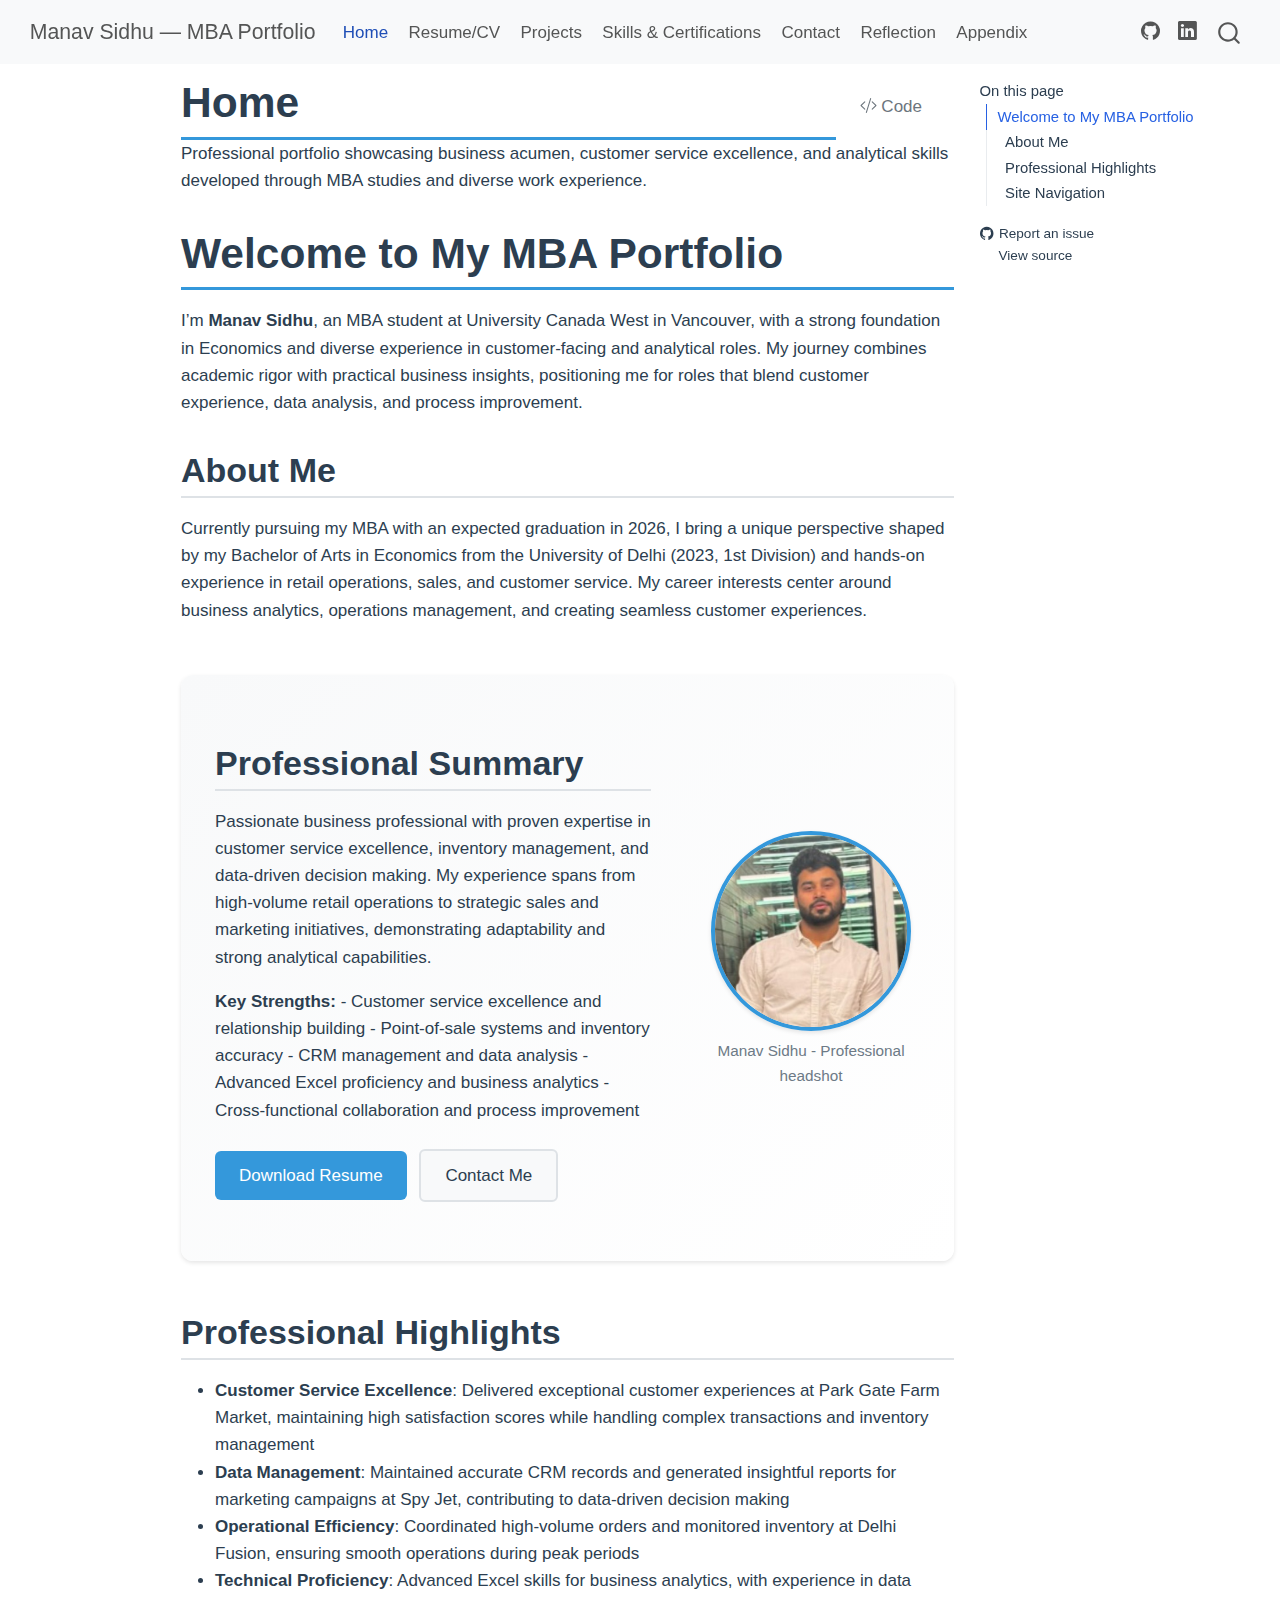
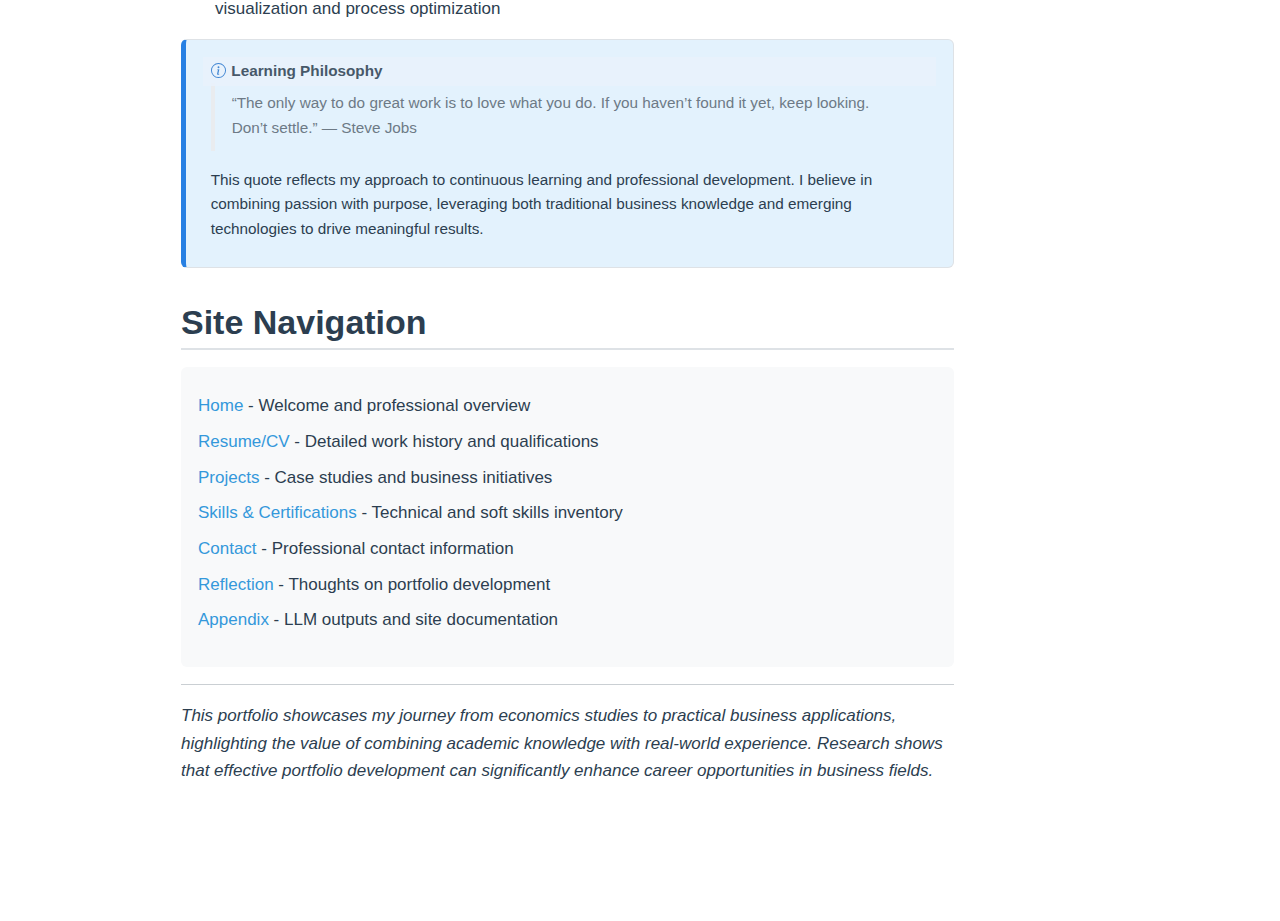
<file: docs/index.html>
<!DOCTYPE html>
<html xmlns="http://www.w3.org/1999/xhtml" lang="en" xml:lang="en"><head>

<meta charset="utf-8">
<meta name="generator" content="quarto-1.7.32">

<meta name="viewport" content="width=device-width, initial-scale=1.0, user-scalable=yes">

<meta name="description" content="Professional portfolio showcasing business acumen, customer service excellence, and analytical skills developed through MBA studies and diverse work experience.">

<title>Home – Manav Sidhu — MBA Portfolio</title>
<style>
code{white-space: pre-wrap;}
span.smallcaps{font-variant: small-caps;}
div.columns{display: flex; gap: min(4vw, 1.5em);}
div.column{flex: auto; overflow-x: auto;}
div.hanging-indent{margin-left: 1.5em; text-indent: -1.5em;}
ul.task-list{list-style: none;}
ul.task-list li input[type="checkbox"] {
  width: 0.8em;
  margin: 0 0.8em 0.2em -1em; /* quarto-specific, see https://github.com/quarto-dev/quarto-cli/issues/4556 */ 
  vertical-align: middle;
}
/* CSS for syntax highlighting */
html { -webkit-text-size-adjust: 100%; }
pre > code.sourceCode { white-space: pre; position: relative; }
pre > code.sourceCode > span { display: inline-block; line-height: 1.25; }
pre > code.sourceCode > span:empty { height: 1.2em; }
.sourceCode { overflow: visible; }
code.sourceCode > span { color: inherit; text-decoration: inherit; }
div.sourceCode { margin: 1em 0; }
pre.sourceCode { margin: 0; }
@media screen {
div.sourceCode { overflow: auto; }
}
@media print {
pre > code.sourceCode { white-space: pre-wrap; }
pre > code.sourceCode > span { text-indent: -5em; padding-left: 5em; }
}
pre.numberSource code
  { counter-reset: source-line 0; }
pre.numberSource code > span
  { position: relative; left: -4em; counter-increment: source-line; }
pre.numberSource code > span > a:first-child::before
  { content: counter(source-line);
    position: relative; left: -1em; text-align: right; vertical-align: baseline;
    border: none; display: inline-block;
    -webkit-touch-callout: none; -webkit-user-select: none;
    -khtml-user-select: none; -moz-user-select: none;
    -ms-user-select: none; user-select: none;
    padding: 0 4px; width: 4em;
  }
pre.numberSource { margin-left: 3em;  padding-left: 4px; }
div.sourceCode
  {   }
@media screen {
pre > code.sourceCode > span > a:first-child::before { text-decoration: underline; }
}
</style>


<script src="site_libs/quarto-nav/quarto-nav.js"></script>
<script src="site_libs/quarto-nav/headroom.min.js"></script>
<script src="site_libs/clipboard/clipboard.min.js"></script>
<script src="site_libs/quarto-search/autocomplete.umd.js"></script>
<script src="site_libs/quarto-search/fuse.min.js"></script>
<script src="site_libs/quarto-search/quarto-search.js"></script>
<meta name="quarto:offset" content="./">
<script src="site_libs/quarto-html/quarto.js" type="module"></script>
<script src="site_libs/quarto-html/tabsets/tabsets.js" type="module"></script>
<script src="site_libs/quarto-html/popper.min.js"></script>
<script src="site_libs/quarto-html/tippy.umd.min.js"></script>
<script src="site_libs/quarto-html/anchor.min.js"></script>
<link href="site_libs/quarto-html/tippy.css" rel="stylesheet">
<link href="site_libs/quarto-html/quarto-syntax-highlighting-37eea08aefeeee20ff55810ff984fec1.css" rel="stylesheet" id="quarto-text-highlighting-styles">
<script src="site_libs/bootstrap/bootstrap.min.js"></script>
<link href="site_libs/bootstrap/bootstrap-icons.css" rel="stylesheet">
<link href="site_libs/bootstrap/bootstrap-bb05f5d0074da2129d766b238819cd35.min.css" rel="stylesheet" append-hash="true" id="quarto-bootstrap" data-mode="light">
<script id="quarto-search-options" type="application/json">{
  "location": "navbar",
  "copy-button": false,
  "collapse-after": 3,
  "panel-placement": "end",
  "type": "overlay",
  "limit": 50,
  "keyboard-shortcut": [
    "f",
    "/",
    "s"
  ],
  "show-item-context": false,
  "language": {
    "search-no-results-text": "No results",
    "search-matching-documents-text": "matching documents",
    "search-copy-link-title": "Copy link to search",
    "search-hide-matches-text": "Hide additional matches",
    "search-more-match-text": "more match in this document",
    "search-more-matches-text": "more matches in this document",
    "search-clear-button-title": "Clear",
    "search-text-placeholder": "",
    "search-detached-cancel-button-title": "Cancel",
    "search-submit-button-title": "Submit",
    "search-label": "Search"
  }
}</script>
<style>html{ scroll-behavior: smooth; }</style>


<link rel="stylesheet" href="styles.css">
</head>

<body class="nav-fixed quarto-light">

<div id="quarto-search-results"></div>
  <header id="quarto-header" class="headroom fixed-top">
    <nav class="navbar navbar-expand-lg " data-bs-theme="dark">
      <div class="navbar-container container-fluid">
      <div class="navbar-brand-container mx-auto">
    <a class="navbar-brand" href="./index.html">
    <span class="navbar-title">Manav Sidhu — MBA Portfolio</span>
    </a>
  </div>
            <div id="quarto-search" class="" title="Search"></div>
          <button class="navbar-toggler" type="button" data-bs-toggle="collapse" data-bs-target="#navbarCollapse" aria-controls="navbarCollapse" role="menu" aria-expanded="false" aria-label="Toggle navigation" onclick="if (window.quartoToggleHeadroom) { window.quartoToggleHeadroom(); }">
  <span class="navbar-toggler-icon"></span>
</button>
          <div class="collapse navbar-collapse" id="navbarCollapse">
            <ul class="navbar-nav navbar-nav-scroll me-auto">
  <li class="nav-item">
    <a class="nav-link active" href="./index.html" aria-current="page"> 
<span class="menu-text">Home</span></a>
  </li>  
  <li class="nav-item">
    <a class="nav-link" href="./resume.html"> 
<span class="menu-text">Resume/CV</span></a>
  </li>  
  <li class="nav-item">
    <a class="nav-link" href="./projects.html"> 
<span class="menu-text">Projects</span></a>
  </li>  
  <li class="nav-item">
    <a class="nav-link" href="./skills.html"> 
<span class="menu-text">Skills &amp; Certifications</span></a>
  </li>  
  <li class="nav-item">
    <a class="nav-link" href="./contact.html"> 
<span class="menu-text">Contact</span></a>
  </li>  
  <li class="nav-item">
    <a class="nav-link" href="./reflection.html"> 
<span class="menu-text">Reflection</span></a>
  </li>  
  <li class="nav-item">
    <a class="nav-link" href="./appendix.html"> 
<span class="menu-text">Appendix</span></a>
  </li>  
</ul>
            <ul class="navbar-nav navbar-nav-scroll ms-auto">
  <li class="nav-item compact">
    <a class="nav-link" href="https://github.com/manav-sidhu/mba-portfolio-manav-sidhu"> <i class="bi bi-github" role="img">
</i> 
<span class="menu-text"></span></a>
  </li>  
  <li class="nav-item compact">
    <a class="nav-link" href="https://www.linkedin.com/in/manav-sidhu/"> <i class="bi bi-linkedin" role="img">
</i> 
<span class="menu-text"></span></a>
  </li>  
</ul>
          </div> <!-- /navcollapse -->
            <div class="quarto-navbar-tools">
</div>
      </div> <!-- /container-fluid -->
    </nav>
</header>
<!-- content -->
<div id="quarto-content" class="quarto-container page-columns page-rows-contents page-layout-article page-navbar">
<!-- sidebar -->
<!-- margin-sidebar -->
    <div id="quarto-margin-sidebar" class="sidebar margin-sidebar">
        <nav id="TOC" role="doc-toc" class="toc-active">
    <h2 id="toc-title">On this page</h2>
   
  <ul>
  <li><a href="#welcome-to-my-mba-portfolio" id="toc-welcome-to-my-mba-portfolio" class="nav-link active" data-scroll-target="#welcome-to-my-mba-portfolio">Welcome to My MBA Portfolio</a>
  <ul class="collapse">
  <li><a href="#about-me" id="toc-about-me" class="nav-link" data-scroll-target="#about-me">About Me</a></li>
  <li><a href="#professional-highlights" id="toc-professional-highlights" class="nav-link" data-scroll-target="#professional-highlights">Professional Highlights</a></li>
  <li><a href="#site-navigation" id="toc-site-navigation" class="nav-link" data-scroll-target="#site-navigation">Site Navigation</a></li>
  </ul></li>
  </ul>
<div class="toc-actions"><ul><li><a href="https://github.com/manav-sidhu/mba-portfolio-manav-sidhu/issues/new" class="toc-action"><i class="bi bi-github"></i>Report an issue</a></li><li><a href="https://github.com/manav-sidhu/mba-portfolio-manav-sidhu/blob/main/index.qmd" class="toc-action"><i class="bi empty"></i>View source</a></li></ul></div></nav>
    </div>
<!-- main -->
<main class="content" id="quarto-document-content">

<header id="title-block-header" class="quarto-title-block default">
<div class="quarto-title">
<div class="quarto-title-block"><div><h1 class="title">Home</h1><button type="button" class="btn code-tools-button" id="quarto-code-tools-source"><i class="bi"></i> Code</button></div></div>
</div>

<div>
  <div class="description">
    Professional portfolio showcasing business acumen, customer service excellence, and analytical skills developed through MBA studies and diverse work experience.
  </div>
</div>


<div class="quarto-title-meta">

    
  
    
  </div>
  


</header>


<section id="welcome-to-my-mba-portfolio" class="level1">
<h1>Welcome to My MBA Portfolio</h1>
<p>I’m <strong>Manav Sidhu</strong>, an MBA student at University Canada West in Vancouver, with a strong foundation in Economics and diverse experience in customer-facing and analytical roles. My journey combines academic rigor with practical business insights, positioning me for roles that blend customer experience, data analysis, and process improvement.</p>
<section id="about-me" class="level2">
<h2 class="anchored" data-anchor-id="about-me">About Me</h2>
<p>Currently pursuing my MBA with an expected graduation in 2026, I bring a unique perspective shaped by my Bachelor of Arts in Economics from the University of Delhi (2023, 1st Division) and hands-on experience in retail operations, sales, and customer service. My career interests center around business analytics, operations management, and creating seamless customer experiences.</p>
</section>
<div class="hero">
<section id="professional-summary" class="level2 hero-content">
<h2 class="anchored" data-anchor-id="professional-summary">Professional Summary</h2>
<p>Passionate business professional with proven expertise in customer service excellence, inventory management, and data-driven decision making. My experience spans from high-volume retail operations to strategic sales and marketing initiatives, demonstrating adaptability and strong analytical capabilities.</p>
<p><strong>Key Strengths:</strong> - Customer service excellence and relationship building - Point-of-sale systems and inventory accuracy - CRM management and data analysis - Advanced Excel proficiency and business analytics - Cross-functional collaboration and process improvement</p>
<div class="btn-group">
<p><a href="assets/resume.pdf" class="btn btn-primary">Download Resume</a> <a href="./contact.html" class="btn btn-secondary">Contact Me</a></p>
</div>
</section>
<div class="hero-image">
<div class="quarto-figure quarto-figure-center">
<figure class="figure">
<p><img src="assets/profile.jpg" class="img-fluid figure-img" alt="Manav Sidhu, MBA student and business professional"></p>
<figcaption>Manav Sidhu - Professional headshot</figcaption>
</figure>
</div>
</div>
</div>
<section id="professional-highlights" class="level2">
<h2 class="anchored" data-anchor-id="professional-highlights">Professional Highlights</h2>
<ul>
<li><strong>Customer Service Excellence</strong>: Delivered exceptional customer experiences at Park Gate Farm Market, maintaining high satisfaction scores while handling complex transactions and inventory management</li>
<li><strong>Data Management</strong>: Maintained accurate CRM records and generated insightful reports for marketing campaigns at Spy Jet, contributing to data-driven decision making</li>
<li><strong>Operational Efficiency</strong>: Coordinated high-volume orders and monitored inventory at Delhi Fusion, ensuring smooth operations during peak periods</li>
<li><strong>Technical Proficiency</strong>: Advanced Excel skills for business analytics, with experience in data visualization and process optimization</li>
</ul>
<div class="callout callout-style-default callout-note callout-titled">
<div class="callout-header d-flex align-content-center">
<div class="callout-icon-container">
<i class="callout-icon"></i>
</div>
<div class="callout-title-container flex-fill">
Learning Philosophy
</div>
</div>
<div class="callout-body-container callout-body">
<blockquote class="blockquote">
<p>“The only way to do great work is to love what you do. If you haven’t found it yet, keep looking. Don’t settle.” — Steve Jobs</p>
</blockquote>
<p>This quote reflects my approach to continuous learning and professional development. I believe in combining passion with purpose, leveraging both traditional business knowledge and emerging technologies to drive meaningful results.</p>
</div>
</div>
</section>
<section id="site-navigation" class="level2">
<h2 class="anchored" data-anchor-id="site-navigation">Site Navigation</h2>
<div class="site-map">
<ul>
<li><strong><a href="./index.html">Home</a></strong> - Welcome and professional overview</li>
<li><strong><a href="./resume.html">Resume/CV</a></strong> - Detailed work history and qualifications</li>
<li><strong><a href="./projects.html">Projects</a></strong> - Case studies and business initiatives</li>
<li><strong><a href="./skills.html">Skills &amp; Certifications</a></strong> - Technical and soft skills inventory</li>
<li><strong><a href="./contact.html">Contact</a></strong> - Professional contact information</li>
<li><strong><a href="./reflection.html">Reflection</a></strong> - Thoughts on portfolio development</li>
<li><strong><a href="./appendix.html">Appendix</a></strong> - LLM outputs and site documentation</li>
</ul>
</div>
<hr>
<p><em>This portfolio showcases my journey from economics studies to practical business applications, highlighting the value of combining academic knowledge with real-world experience. Research shows that effective portfolio development can significantly enhance career opportunities in business fields.</em></p>


<!-- -->

</section>
</section>

</main> <!-- /main -->
<script id="quarto-html-after-body" type="application/javascript">
  window.document.addEventListener("DOMContentLoaded", function (event) {
    const icon = "";
    const anchorJS = new window.AnchorJS();
    anchorJS.options = {
      placement: 'right',
      icon: icon
    };
    anchorJS.add('.anchored');
    const isCodeAnnotation = (el) => {
      for (const clz of el.classList) {
        if (clz.startsWith('code-annotation-')) {                     
          return true;
        }
      }
      return false;
    }
    const onCopySuccess = function(e) {
      // button target
      const button = e.trigger;
      // don't keep focus
      button.blur();
      // flash "checked"
      button.classList.add('code-copy-button-checked');
      var currentTitle = button.getAttribute("title");
      button.setAttribute("title", "Copied!");
      let tooltip;
      if (window.bootstrap) {
        button.setAttribute("data-bs-toggle", "tooltip");
        button.setAttribute("data-bs-placement", "left");
        button.setAttribute("data-bs-title", "Copied!");
        tooltip = new bootstrap.Tooltip(button, 
          { trigger: "manual", 
            customClass: "code-copy-button-tooltip",
            offset: [0, -8]});
        tooltip.show();    
      }
      setTimeout(function() {
        if (tooltip) {
          tooltip.hide();
          button.removeAttribute("data-bs-title");
          button.removeAttribute("data-bs-toggle");
          button.removeAttribute("data-bs-placement");
        }
        button.setAttribute("title", currentTitle);
        button.classList.remove('code-copy-button-checked');
      }, 1000);
      // clear code selection
      e.clearSelection();
    }
    const getTextToCopy = function(trigger) {
        const codeEl = trigger.previousElementSibling.cloneNode(true);
        for (const childEl of codeEl.children) {
          if (isCodeAnnotation(childEl)) {
            childEl.remove();
          }
        }
        return codeEl.innerText;
    }
    const clipboard = new window.ClipboardJS('.code-copy-button:not([data-in-quarto-modal])', {
      text: getTextToCopy
    });
    clipboard.on('success', onCopySuccess);
    if (window.document.getElementById('quarto-embedded-source-code-modal')) {
      const clipboardModal = new window.ClipboardJS('.code-copy-button[data-in-quarto-modal]', {
        text: getTextToCopy,
        container: window.document.getElementById('quarto-embedded-source-code-modal')
      });
      clipboardModal.on('success', onCopySuccess);
    }
    const viewSource = window.document.getElementById('quarto-view-source') ||
                       window.document.getElementById('quarto-code-tools-source');
    if (viewSource) {
      const sourceUrl = viewSource.getAttribute("data-quarto-source-url");
      viewSource.addEventListener("click", function(e) {
        if (sourceUrl) {
          // rstudio viewer pane
          if (/\bcapabilities=\b/.test(window.location)) {
            window.open(sourceUrl);
          } else {
            window.location.href = sourceUrl;
          }
        } else {
          const modal = new bootstrap.Modal(document.getElementById('quarto-embedded-source-code-modal'));
          modal.show();
        }
        return false;
      });
    }
    function toggleCodeHandler(show) {
      return function(e) {
        const detailsSrc = window.document.querySelectorAll(".cell > details > .sourceCode");
        for (let i=0; i<detailsSrc.length; i++) {
          const details = detailsSrc[i].parentElement;
          if (show) {
            details.open = true;
          } else {
            details.removeAttribute("open");
          }
        }
        const cellCodeDivs = window.document.querySelectorAll(".cell > .sourceCode");
        const fromCls = show ? "hidden" : "unhidden";
        const toCls = show ? "unhidden" : "hidden";
        for (let i=0; i<cellCodeDivs.length; i++) {
          const codeDiv = cellCodeDivs[i];
          if (codeDiv.classList.contains(fromCls)) {
            codeDiv.classList.remove(fromCls);
            codeDiv.classList.add(toCls);
          } 
        }
        return false;
      }
    }
    const hideAllCode = window.document.getElementById("quarto-hide-all-code");
    if (hideAllCode) {
      hideAllCode.addEventListener("click", toggleCodeHandler(false));
    }
    const showAllCode = window.document.getElementById("quarto-show-all-code");
    if (showAllCode) {
      showAllCode.addEventListener("click", toggleCodeHandler(true));
    }
      var localhostRegex = new RegExp(/^(?:http|https):\/\/localhost\:?[0-9]*\//);
      var mailtoRegex = new RegExp(/^mailto:/);
        var filterRegex = new RegExp('/' + window.location.host + '/');
      var isInternal = (href) => {
          return filterRegex.test(href) || localhostRegex.test(href) || mailtoRegex.test(href);
      }
      // Inspect non-navigation links and adorn them if external
     var links = window.document.querySelectorAll('a[href]:not(.nav-link):not(.navbar-brand):not(.toc-action):not(.sidebar-link):not(.sidebar-item-toggle):not(.pagination-link):not(.no-external):not([aria-hidden]):not(.dropdown-item):not(.quarto-navigation-tool):not(.about-link)');
      for (var i=0; i<links.length; i++) {
        const link = links[i];
        if (!isInternal(link.href)) {
          // undo the damage that might have been done by quarto-nav.js in the case of
          // links that we want to consider external
          if (link.dataset.originalHref !== undefined) {
            link.href = link.dataset.originalHref;
          }
            // target, if specified
            link.setAttribute("target", "_blank");
            if (link.getAttribute("rel") === null) {
              link.setAttribute("rel", "noopener");
            }
        }
      }
    function tippyHover(el, contentFn, onTriggerFn, onUntriggerFn) {
      const config = {
        allowHTML: true,
        maxWidth: 500,
        delay: 100,
        arrow: false,
        appendTo: function(el) {
            return el.parentElement;
        },
        interactive: true,
        interactiveBorder: 10,
        theme: 'quarto',
        placement: 'bottom-start',
      };
      if (contentFn) {
        config.content = contentFn;
      }
      if (onTriggerFn) {
        config.onTrigger = onTriggerFn;
      }
      if (onUntriggerFn) {
        config.onUntrigger = onUntriggerFn;
      }
      window.tippy(el, config); 
    }
    const noterefs = window.document.querySelectorAll('a[role="doc-noteref"]');
    for (var i=0; i<noterefs.length; i++) {
      const ref = noterefs[i];
      tippyHover(ref, function() {
        // use id or data attribute instead here
        let href = ref.getAttribute('data-footnote-href') || ref.getAttribute('href');
        try { href = new URL(href).hash; } catch {}
        const id = href.replace(/^#\/?/, "");
        const note = window.document.getElementById(id);
        if (note) {
          return note.innerHTML;
        } else {
          return "";
        }
      });
    }
    const xrefs = window.document.querySelectorAll('a.quarto-xref');
    const processXRef = (id, note) => {
      // Strip column container classes
      const stripColumnClz = (el) => {
        el.classList.remove("page-full", "page-columns");
        if (el.children) {
          for (const child of el.children) {
            stripColumnClz(child);
          }
        }
      }
      stripColumnClz(note)
      if (id === null || id.startsWith('sec-')) {
        // Special case sections, only their first couple elements
        const container = document.createElement("div");
        if (note.children && note.children.length > 2) {
          container.appendChild(note.children[0].cloneNode(true));
          for (let i = 1; i < note.children.length; i++) {
            const child = note.children[i];
            if (child.tagName === "P" && child.innerText === "") {
              continue;
            } else {
              container.appendChild(child.cloneNode(true));
              break;
            }
          }
          if (window.Quarto?.typesetMath) {
            window.Quarto.typesetMath(container);
          }
          return container.innerHTML
        } else {
          if (window.Quarto?.typesetMath) {
            window.Quarto.typesetMath(note);
          }
          return note.innerHTML;
        }
      } else {
        // Remove any anchor links if they are present
        const anchorLink = note.querySelector('a.anchorjs-link');
        if (anchorLink) {
          anchorLink.remove();
        }
        if (window.Quarto?.typesetMath) {
          window.Quarto.typesetMath(note);
        }
        if (note.classList.contains("callout")) {
          return note.outerHTML;
        } else {
          return note.innerHTML;
        }
      }
    }
    for (var i=0; i<xrefs.length; i++) {
      const xref = xrefs[i];
      tippyHover(xref, undefined, function(instance) {
        instance.disable();
        let url = xref.getAttribute('href');
        let hash = undefined; 
        if (url.startsWith('#')) {
          hash = url;
        } else {
          try { hash = new URL(url).hash; } catch {}
        }
        if (hash) {
          const id = hash.replace(/^#\/?/, "");
          const note = window.document.getElementById(id);
          if (note !== null) {
            try {
              const html = processXRef(id, note.cloneNode(true));
              instance.setContent(html);
            } finally {
              instance.enable();
              instance.show();
            }
          } else {
            // See if we can fetch this
            fetch(url.split('#')[0])
            .then(res => res.text())
            .then(html => {
              const parser = new DOMParser();
              const htmlDoc = parser.parseFromString(html, "text/html");
              const note = htmlDoc.getElementById(id);
              if (note !== null) {
                const html = processXRef(id, note);
                instance.setContent(html);
              } 
            }).finally(() => {
              instance.enable();
              instance.show();
            });
          }
        } else {
          // See if we can fetch a full url (with no hash to target)
          // This is a special case and we should probably do some content thinning / targeting
          fetch(url)
          .then(res => res.text())
          .then(html => {
            const parser = new DOMParser();
            const htmlDoc = parser.parseFromString(html, "text/html");
            const note = htmlDoc.querySelector('main.content');
            if (note !== null) {
              // This should only happen for chapter cross references
              // (since there is no id in the URL)
              // remove the first header
              if (note.children.length > 0 && note.children[0].tagName === "HEADER") {
                note.children[0].remove();
              }
              const html = processXRef(null, note);
              instance.setContent(html);
            } 
          }).finally(() => {
            instance.enable();
            instance.show();
          });
        }
      }, function(instance) {
      });
    }
        let selectedAnnoteEl;
        const selectorForAnnotation = ( cell, annotation) => {
          let cellAttr = 'data-code-cell="' + cell + '"';
          let lineAttr = 'data-code-annotation="' +  annotation + '"';
          const selector = 'span[' + cellAttr + '][' + lineAttr + ']';
          return selector;
        }
        const selectCodeLines = (annoteEl) => {
          const doc = window.document;
          const targetCell = annoteEl.getAttribute("data-target-cell");
          const targetAnnotation = annoteEl.getAttribute("data-target-annotation");
          const annoteSpan = window.document.querySelector(selectorForAnnotation(targetCell, targetAnnotation));
          const lines = annoteSpan.getAttribute("data-code-lines").split(",");
          const lineIds = lines.map((line) => {
            return targetCell + "-" + line;
          })
          let top = null;
          let height = null;
          let parent = null;
          if (lineIds.length > 0) {
              //compute the position of the single el (top and bottom and make a div)
              const el = window.document.getElementById(lineIds[0]);
              top = el.offsetTop;
              height = el.offsetHeight;
              parent = el.parentElement.parentElement;
            if (lineIds.length > 1) {
              const lastEl = window.document.getElementById(lineIds[lineIds.length - 1]);
              const bottom = lastEl.offsetTop + lastEl.offsetHeight;
              height = bottom - top;
            }
            if (top !== null && height !== null && parent !== null) {
              // cook up a div (if necessary) and position it 
              let div = window.document.getElementById("code-annotation-line-highlight");
              if (div === null) {
                div = window.document.createElement("div");
                div.setAttribute("id", "code-annotation-line-highlight");
                div.style.position = 'absolute';
                parent.appendChild(div);
              }
              div.style.top = top - 2 + "px";
              div.style.height = height + 4 + "px";
              div.style.left = 0;
              let gutterDiv = window.document.getElementById("code-annotation-line-highlight-gutter");
              if (gutterDiv === null) {
                gutterDiv = window.document.createElement("div");
                gutterDiv.setAttribute("id", "code-annotation-line-highlight-gutter");
                gutterDiv.style.position = 'absolute';
                const codeCell = window.document.getElementById(targetCell);
                const gutter = codeCell.querySelector('.code-annotation-gutter');
                gutter.appendChild(gutterDiv);
              }
              gutterDiv.style.top = top - 2 + "px";
              gutterDiv.style.height = height + 4 + "px";
            }
            selectedAnnoteEl = annoteEl;
          }
        };
        const unselectCodeLines = () => {
          const elementsIds = ["code-annotation-line-highlight", "code-annotation-line-highlight-gutter"];
          elementsIds.forEach((elId) => {
            const div = window.document.getElementById(elId);
            if (div) {
              div.remove();
            }
          });
          selectedAnnoteEl = undefined;
        };
          // Handle positioning of the toggle
      window.addEventListener(
        "resize",
        throttle(() => {
          elRect = undefined;
          if (selectedAnnoteEl) {
            selectCodeLines(selectedAnnoteEl);
          }
        }, 10)
      );
      function throttle(fn, ms) {
      let throttle = false;
      let timer;
        return (...args) => {
          if(!throttle) { // first call gets through
              fn.apply(this, args);
              throttle = true;
          } else { // all the others get throttled
              if(timer) clearTimeout(timer); // cancel #2
              timer = setTimeout(() => {
                fn.apply(this, args);
                timer = throttle = false;
              }, ms);
          }
        };
      }
        // Attach click handler to the DT
        const annoteDls = window.document.querySelectorAll('dt[data-target-cell]');
        for (const annoteDlNode of annoteDls) {
          annoteDlNode.addEventListener('click', (event) => {
            const clickedEl = event.target;
            if (clickedEl !== selectedAnnoteEl) {
              unselectCodeLines();
              const activeEl = window.document.querySelector('dt[data-target-cell].code-annotation-active');
              if (activeEl) {
                activeEl.classList.remove('code-annotation-active');
              }
              selectCodeLines(clickedEl);
              clickedEl.classList.add('code-annotation-active');
            } else {
              // Unselect the line
              unselectCodeLines();
              clickedEl.classList.remove('code-annotation-active');
            }
          });
        }
    const findCites = (el) => {
      const parentEl = el.parentElement;
      if (parentEl) {
        const cites = parentEl.dataset.cites;
        if (cites) {
          return {
            el,
            cites: cites.split(' ')
          };
        } else {
          return findCites(el.parentElement)
        }
      } else {
        return undefined;
      }
    };
    var bibliorefs = window.document.querySelectorAll('a[role="doc-biblioref"]');
    for (var i=0; i<bibliorefs.length; i++) {
      const ref = bibliorefs[i];
      const citeInfo = findCites(ref);
      if (citeInfo) {
        tippyHover(citeInfo.el, function() {
          var popup = window.document.createElement('div');
          citeInfo.cites.forEach(function(cite) {
            var citeDiv = window.document.createElement('div');
            citeDiv.classList.add('hanging-indent');
            citeDiv.classList.add('csl-entry');
            var biblioDiv = window.document.getElementById('ref-' + cite);
            if (biblioDiv) {
              citeDiv.innerHTML = biblioDiv.innerHTML;
            }
            popup.appendChild(citeDiv);
          });
          return popup.innerHTML;
        });
      }
    }
  });
  </script><div class="modal fade" id="quarto-embedded-source-code-modal" tabindex="-1" aria-labelledby="quarto-embedded-source-code-modal-label" aria-hidden="true"><div class="modal-dialog modal-dialog-scrollable"><div class="modal-content"><div class="modal-header"><h5 class="modal-title" id="quarto-embedded-source-code-modal-label">Source Code</h5><button class="btn-close" data-bs-dismiss="modal"></button></div><div class="modal-body"><div class="">
<div class="sourceCode" id="cb2" data-shortcodes="false"><pre class="sourceCode markdown code-with-copy"><code class="sourceCode markdown"><span id="cb2-1"><a href="#cb2-1" aria-hidden="true" tabindex="-1"></a><span class="co">---</span></span>
<span id="cb2-2"><a href="#cb2-2" aria-hidden="true" tabindex="-1"></a><span class="an">title:</span><span class="co"> "Home"</span></span>
<span id="cb2-3"><a href="#cb2-3" aria-hidden="true" tabindex="-1"></a><span class="co">---</span></span>
<span id="cb2-4"><a href="#cb2-4" aria-hidden="true" tabindex="-1"></a></span>
<span id="cb2-5"><a href="#cb2-5" aria-hidden="true" tabindex="-1"></a><span class="fu"># Welcome to My MBA Portfolio</span></span>
<span id="cb2-6"><a href="#cb2-6" aria-hidden="true" tabindex="-1"></a></span>
<span id="cb2-7"><a href="#cb2-7" aria-hidden="true" tabindex="-1"></a>I'm **Manav Sidhu**, an MBA student at University Canada West in Vancouver, with a strong foundation in Economics and diverse experience in customer-facing and analytical roles. My journey combines academic rigor with practical business insights, positioning me for roles that blend customer experience, data analysis, and process improvement.</span>
<span id="cb2-8"><a href="#cb2-8" aria-hidden="true" tabindex="-1"></a></span>
<span id="cb2-9"><a href="#cb2-9" aria-hidden="true" tabindex="-1"></a><span class="fu">## About Me</span></span>
<span id="cb2-10"><a href="#cb2-10" aria-hidden="true" tabindex="-1"></a></span>
<span id="cb2-11"><a href="#cb2-11" aria-hidden="true" tabindex="-1"></a>Currently pursuing my MBA with an expected graduation in 2026, I bring a unique perspective shaped by my Bachelor of Arts in Economics from the University of Delhi (2023, 1st Division) and hands-on experience in retail operations, sales, and customer service. My career interests center around business analytics, operations management, and creating seamless customer experiences.</span>
<span id="cb2-12"><a href="#cb2-12" aria-hidden="true" tabindex="-1"></a></span>
<span id="cb2-13"><a href="#cb2-13" aria-hidden="true" tabindex="-1"></a>::: {.hero}</span>
<span id="cb2-14"><a href="#cb2-14" aria-hidden="true" tabindex="-1"></a>::: {.hero-content}</span>
<span id="cb2-15"><a href="#cb2-15" aria-hidden="true" tabindex="-1"></a><span class="fu">## Professional Summary</span></span>
<span id="cb2-16"><a href="#cb2-16" aria-hidden="true" tabindex="-1"></a></span>
<span id="cb2-17"><a href="#cb2-17" aria-hidden="true" tabindex="-1"></a>Passionate business professional with proven expertise in customer service excellence, inventory management, and data-driven decision making. My experience spans from high-volume retail operations to strategic sales and marketing initiatives, demonstrating adaptability and strong analytical capabilities.</span>
<span id="cb2-18"><a href="#cb2-18" aria-hidden="true" tabindex="-1"></a></span>
<span id="cb2-19"><a href="#cb2-19" aria-hidden="true" tabindex="-1"></a>**Key Strengths:**</span>
<span id="cb2-20"><a href="#cb2-20" aria-hidden="true" tabindex="-1"></a><span class="ss">- </span>Customer service excellence and relationship building</span>
<span id="cb2-21"><a href="#cb2-21" aria-hidden="true" tabindex="-1"></a><span class="ss">- </span>Point-of-sale systems and inventory accuracy</span>
<span id="cb2-22"><a href="#cb2-22" aria-hidden="true" tabindex="-1"></a><span class="ss">- </span>CRM management and data analysis</span>
<span id="cb2-23"><a href="#cb2-23" aria-hidden="true" tabindex="-1"></a><span class="ss">- </span>Advanced Excel proficiency and business analytics</span>
<span id="cb2-24"><a href="#cb2-24" aria-hidden="true" tabindex="-1"></a><span class="ss">- </span>Cross-functional collaboration and process improvement</span>
<span id="cb2-25"><a href="#cb2-25" aria-hidden="true" tabindex="-1"></a></span>
<span id="cb2-26"><a href="#cb2-26" aria-hidden="true" tabindex="-1"></a>::: {.btn-group}</span>
<span id="cb2-27"><a href="#cb2-27" aria-hidden="true" tabindex="-1"></a><span class="co">[</span><span class="ot">Download Resume</span><span class="co">](assets/resume.pdf)</span>{.btn .btn-primary}</span>
<span id="cb2-28"><a href="#cb2-28" aria-hidden="true" tabindex="-1"></a><span class="co">[</span><span class="ot">Contact Me</span><span class="co">](contact.qmd)</span>{.btn .btn-secondary}</span>
<span id="cb2-29"><a href="#cb2-29" aria-hidden="true" tabindex="-1"></a>:::</span>
<span id="cb2-30"><a href="#cb2-30" aria-hidden="true" tabindex="-1"></a>:::</span>
<span id="cb2-31"><a href="#cb2-31" aria-hidden="true" tabindex="-1"></a></span>
<span id="cb2-32"><a href="#cb2-32" aria-hidden="true" tabindex="-1"></a>::: {.hero-image}</span>
<span id="cb2-33"><a href="#cb2-33" aria-hidden="true" tabindex="-1"></a><span class="al">![Manav Sidhu - Professional headshot](assets/profile.jpg)</span>{fig-alt="Manav Sidhu, MBA student and business professional"}</span>
<span id="cb2-34"><a href="#cb2-34" aria-hidden="true" tabindex="-1"></a>:::</span>
<span id="cb2-35"><a href="#cb2-35" aria-hidden="true" tabindex="-1"></a>:::</span>
<span id="cb2-36"><a href="#cb2-36" aria-hidden="true" tabindex="-1"></a></span>
<span id="cb2-37"><a href="#cb2-37" aria-hidden="true" tabindex="-1"></a><span class="fu">## Professional Highlights</span></span>
<span id="cb2-38"><a href="#cb2-38" aria-hidden="true" tabindex="-1"></a></span>
<span id="cb2-39"><a href="#cb2-39" aria-hidden="true" tabindex="-1"></a><span class="ss">- </span>**Customer Service Excellence**: Delivered exceptional customer experiences at Park Gate Farm Market, maintaining high satisfaction scores while handling complex transactions and inventory management</span>
<span id="cb2-40"><a href="#cb2-40" aria-hidden="true" tabindex="-1"></a><span class="ss">- </span>**Data Management**: Maintained accurate CRM records and generated insightful reports for marketing campaigns at Spy Jet, contributing to data-driven decision making</span>
<span id="cb2-41"><a href="#cb2-41" aria-hidden="true" tabindex="-1"></a><span class="ss">- </span>**Operational Efficiency**: Coordinated high-volume orders and monitored inventory at Delhi Fusion, ensuring smooth operations during peak periods</span>
<span id="cb2-42"><a href="#cb2-42" aria-hidden="true" tabindex="-1"></a><span class="ss">- </span>**Technical Proficiency**: Advanced Excel skills for business analytics, with experience in data visualization and process optimization</span>
<span id="cb2-43"><a href="#cb2-43" aria-hidden="true" tabindex="-1"></a></span>
<span id="cb2-44"><a href="#cb2-44" aria-hidden="true" tabindex="-1"></a>::: {.callout-note}</span>
<span id="cb2-45"><a href="#cb2-45" aria-hidden="true" tabindex="-1"></a><span class="fu">## Learning Philosophy</span></span>
<span id="cb2-46"><a href="#cb2-46" aria-hidden="true" tabindex="-1"></a></span>
<span id="cb2-47"><a href="#cb2-47" aria-hidden="true" tabindex="-1"></a><span class="at">&gt; "The only way to do great work is to love what you do. If you haven't found it yet, keep looking. Don't settle." — Steve Jobs</span></span>
<span id="cb2-48"><a href="#cb2-48" aria-hidden="true" tabindex="-1"></a></span>
<span id="cb2-49"><a href="#cb2-49" aria-hidden="true" tabindex="-1"></a>This quote reflects my approach to continuous learning and professional development. I believe in combining passion with purpose, leveraging both traditional business knowledge and emerging technologies to drive meaningful results.</span>
<span id="cb2-50"><a href="#cb2-50" aria-hidden="true" tabindex="-1"></a>:::</span>
<span id="cb2-51"><a href="#cb2-51" aria-hidden="true" tabindex="-1"></a></span>
<span id="cb2-52"><a href="#cb2-52" aria-hidden="true" tabindex="-1"></a><span class="fu">## Site Navigation</span></span>
<span id="cb2-53"><a href="#cb2-53" aria-hidden="true" tabindex="-1"></a></span>
<span id="cb2-54"><a href="#cb2-54" aria-hidden="true" tabindex="-1"></a>::: {.site-map}</span>
<span id="cb2-55"><a href="#cb2-55" aria-hidden="true" tabindex="-1"></a><span class="ss">- </span>**[Home](index.qmd)** - Welcome and professional overview</span>
<span id="cb2-56"><a href="#cb2-56" aria-hidden="true" tabindex="-1"></a><span class="ss">- </span>**[Resume/CV](resume.qmd)** - Detailed work history and qualifications</span>
<span id="cb2-57"><a href="#cb2-57" aria-hidden="true" tabindex="-1"></a><span class="ss">- </span>**[Projects](projects.qmd)** - Case studies and business initiatives</span>
<span id="cb2-58"><a href="#cb2-58" aria-hidden="true" tabindex="-1"></a><span class="ss">- </span>**[Skills &amp; Certifications](skills.qmd)** - Technical and soft skills inventory</span>
<span id="cb2-59"><a href="#cb2-59" aria-hidden="true" tabindex="-1"></a><span class="ss">- </span>**[Contact](contact.qmd)** - Professional contact information</span>
<span id="cb2-60"><a href="#cb2-60" aria-hidden="true" tabindex="-1"></a><span class="ss">- </span>**[Reflection](reflection.qmd)** - Thoughts on portfolio development</span>
<span id="cb2-61"><a href="#cb2-61" aria-hidden="true" tabindex="-1"></a><span class="ss">- </span>**[Appendix](appendix.qmd)** - LLM outputs and site documentation</span>
<span id="cb2-62"><a href="#cb2-62" aria-hidden="true" tabindex="-1"></a>:::</span>
<span id="cb2-63"><a href="#cb2-63" aria-hidden="true" tabindex="-1"></a></span>
<span id="cb2-64"><a href="#cb2-64" aria-hidden="true" tabindex="-1"></a>---</span>
<span id="cb2-65"><a href="#cb2-65" aria-hidden="true" tabindex="-1"></a></span>
<span id="cb2-66"><a href="#cb2-66" aria-hidden="true" tabindex="-1"></a>*This portfolio showcases my journey from economics studies to practical business applications, highlighting the value of combining academic knowledge with real-world experience. Research shows that effective portfolio development can significantly enhance career opportunities in business fields.*</span></code><button title="Copy to Clipboard" class="code-copy-button" data-in-quarto-modal=""><i class="bi"></i></button></pre></div>
</div></div></div></div></div>
</div> <!-- /content -->




<footer class="footer"><div class="nav-footer"><div class="nav-footer-center"><div class="toc-actions d-sm-block d-md-none"><ul><li><a href="https://github.com/manav-sidhu/mba-portfolio-manav-sidhu/issues/new" class="toc-action"><i class="bi bi-github"></i>Report an issue</a></li><li><a href="https://github.com/manav-sidhu/mba-portfolio-manav-sidhu/blob/main/index.qmd" class="toc-action"><i class="bi empty"></i>View source</a></li></ul></div></div></div></footer><script src="site_libs/quarto-html/zenscroll-min.js"></script>
</body></html>
</file>
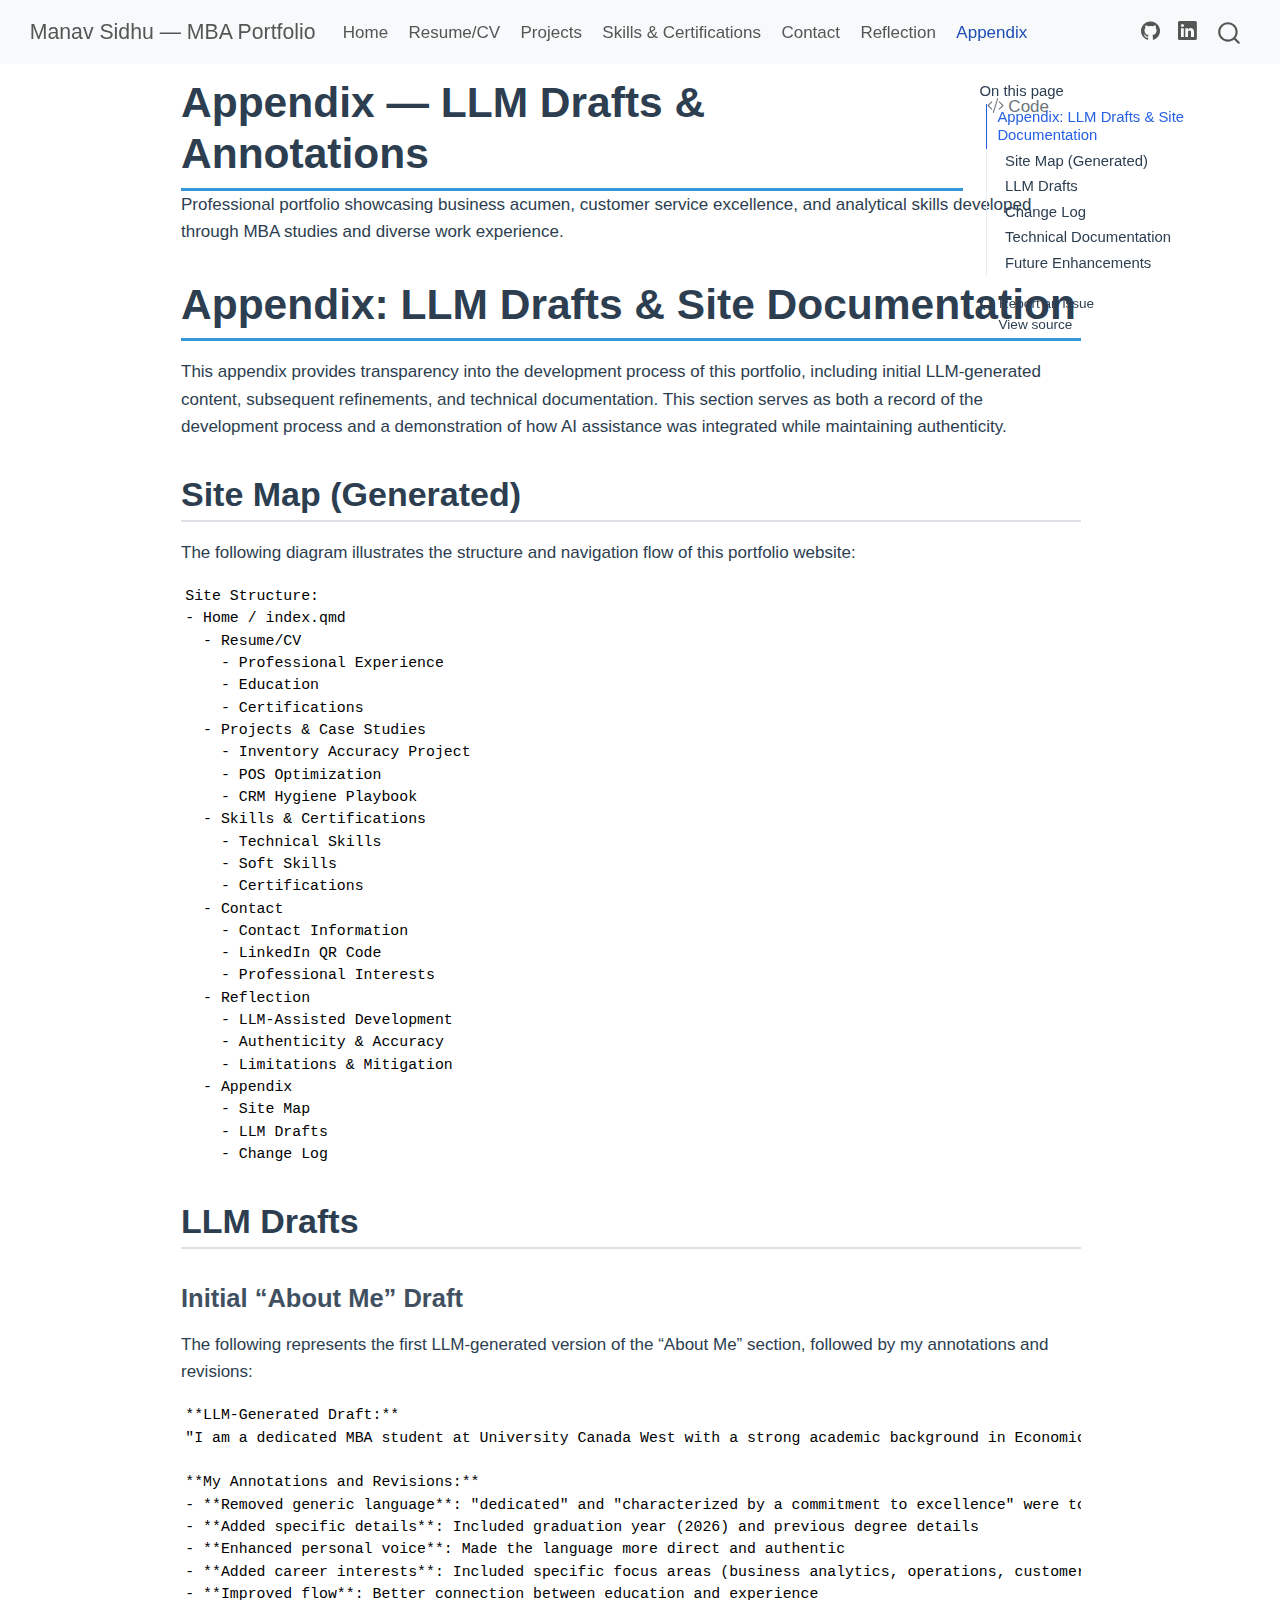
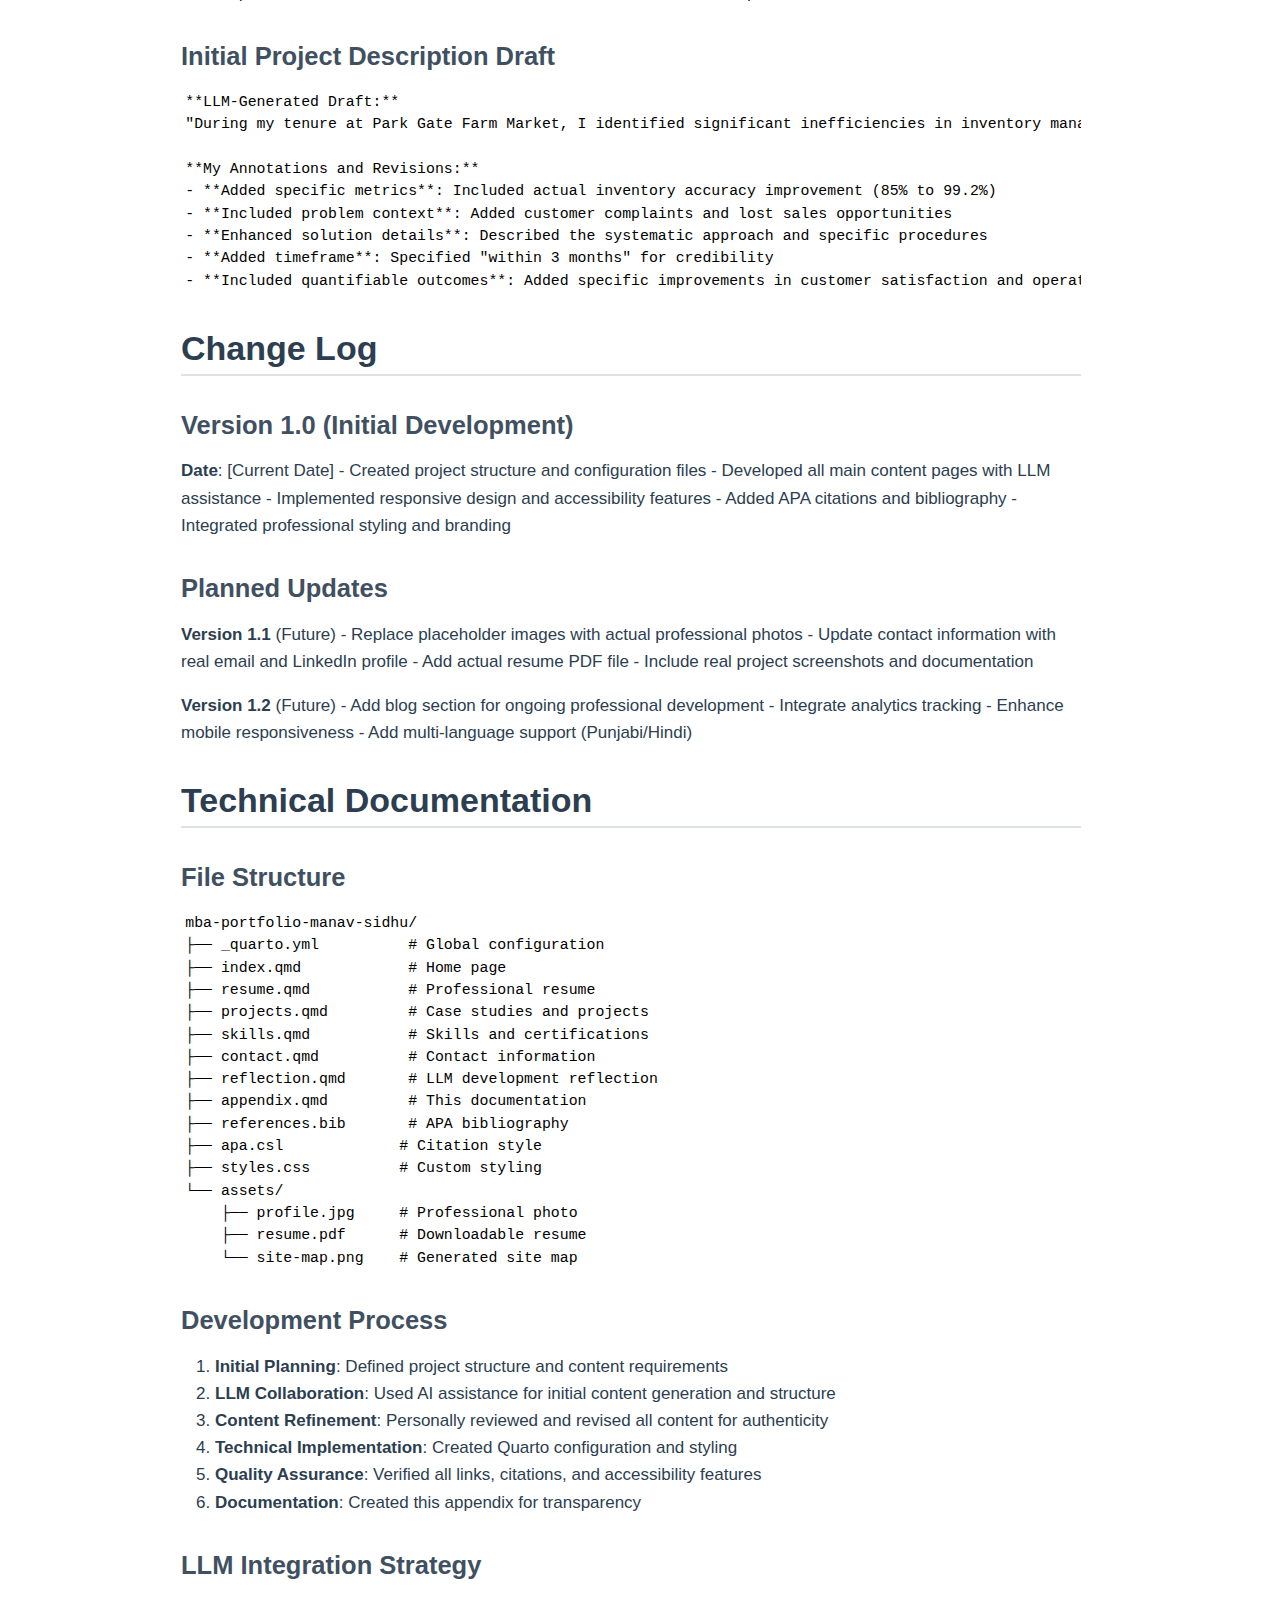
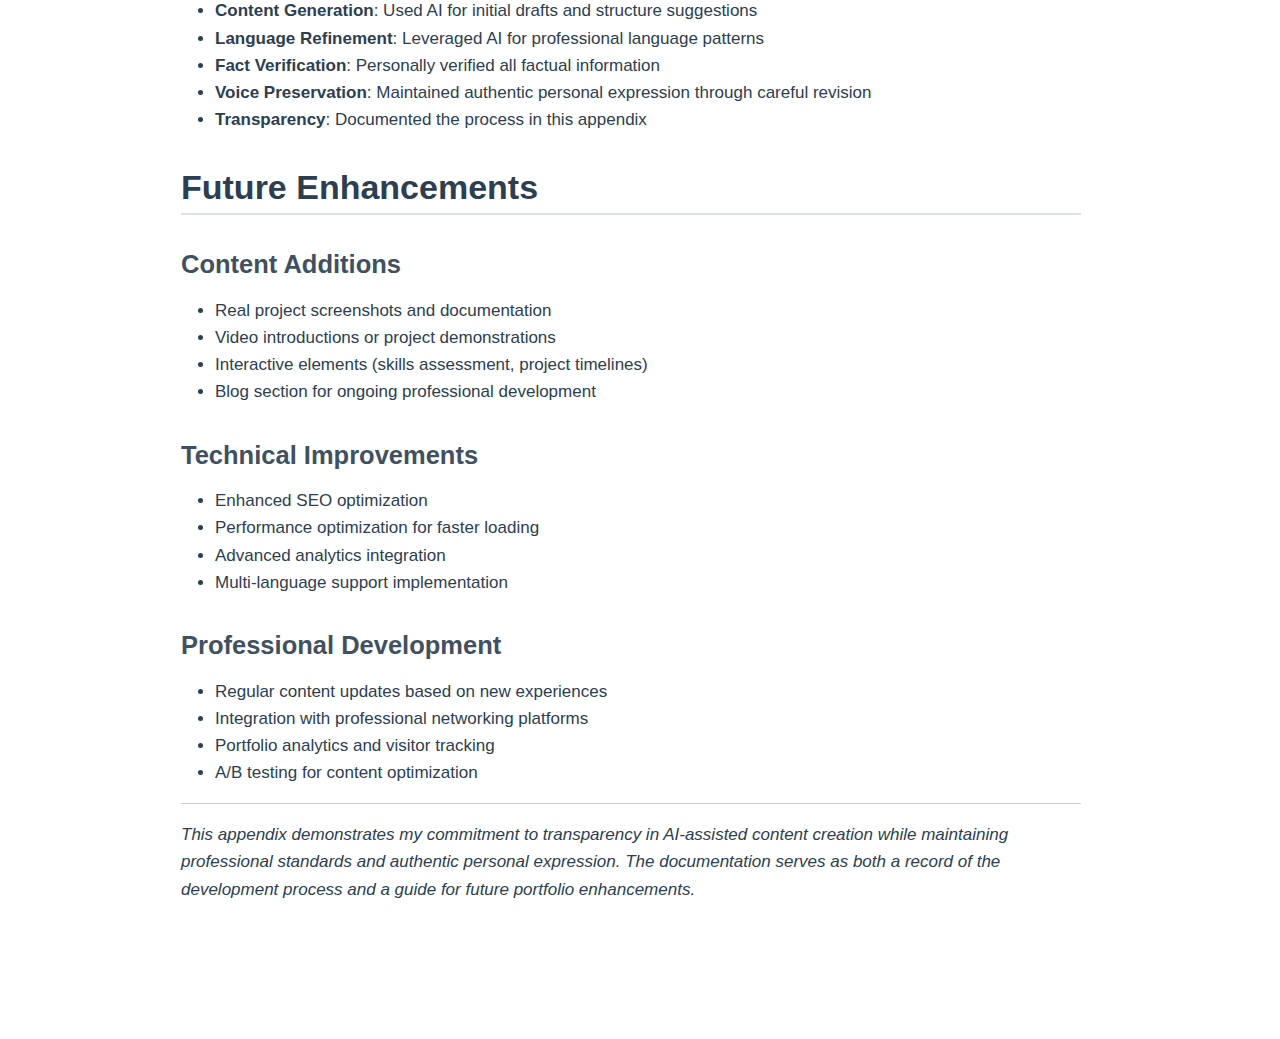
<file: docs/appendix.html>
<!DOCTYPE html>
<html xmlns="http://www.w3.org/1999/xhtml" lang="en" xml:lang="en"><head>

<meta charset="utf-8">
<meta name="generator" content="quarto-1.7.32">

<meta name="viewport" content="width=device-width, initial-scale=1.0, user-scalable=yes">

<meta name="description" content="Professional portfolio showcasing business acumen, customer service excellence, and analytical skills developed through MBA studies and diverse work experience.">

<title>Appendix — LLM Drafts &amp; Annotations – Manav Sidhu — MBA Portfolio</title>
<style>
code{white-space: pre-wrap;}
span.smallcaps{font-variant: small-caps;}
div.columns{display: flex; gap: min(4vw, 1.5em);}
div.column{flex: auto; overflow-x: auto;}
div.hanging-indent{margin-left: 1.5em; text-indent: -1.5em;}
ul.task-list{list-style: none;}
ul.task-list li input[type="checkbox"] {
  width: 0.8em;
  margin: 0 0.8em 0.2em -1em; /* quarto-specific, see https://github.com/quarto-dev/quarto-cli/issues/4556 */ 
  vertical-align: middle;
}
/* CSS for syntax highlighting */
html { -webkit-text-size-adjust: 100%; }
pre > code.sourceCode { white-space: pre; position: relative; }
pre > code.sourceCode > span { display: inline-block; line-height: 1.25; }
pre > code.sourceCode > span:empty { height: 1.2em; }
.sourceCode { overflow: visible; }
code.sourceCode > span { color: inherit; text-decoration: inherit; }
div.sourceCode { margin: 1em 0; }
pre.sourceCode { margin: 0; }
@media screen {
div.sourceCode { overflow: auto; }
}
@media print {
pre > code.sourceCode { white-space: pre-wrap; }
pre > code.sourceCode > span { text-indent: -5em; padding-left: 5em; }
}
pre.numberSource code
  { counter-reset: source-line 0; }
pre.numberSource code > span
  { position: relative; left: -4em; counter-increment: source-line; }
pre.numberSource code > span > a:first-child::before
  { content: counter(source-line);
    position: relative; left: -1em; text-align: right; vertical-align: baseline;
    border: none; display: inline-block;
    -webkit-touch-callout: none; -webkit-user-select: none;
    -khtml-user-select: none; -moz-user-select: none;
    -ms-user-select: none; user-select: none;
    padding: 0 4px; width: 4em;
  }
pre.numberSource { margin-left: 3em;  padding-left: 4px; }
div.sourceCode
  {   }
@media screen {
pre > code.sourceCode > span > a:first-child::before { text-decoration: underline; }
}
</style>


<script src="site_libs/quarto-nav/quarto-nav.js"></script>
<script src="site_libs/quarto-nav/headroom.min.js"></script>
<script src="site_libs/clipboard/clipboard.min.js"></script>
<script src="site_libs/quarto-search/autocomplete.umd.js"></script>
<script src="site_libs/quarto-search/fuse.min.js"></script>
<script src="site_libs/quarto-search/quarto-search.js"></script>
<meta name="quarto:offset" content="./">
<script src="site_libs/quarto-html/quarto.js" type="module"></script>
<script src="site_libs/quarto-html/tabsets/tabsets.js" type="module"></script>
<script src="site_libs/quarto-html/popper.min.js"></script>
<script src="site_libs/quarto-html/tippy.umd.min.js"></script>
<script src="site_libs/quarto-html/anchor.min.js"></script>
<link href="site_libs/quarto-html/tippy.css" rel="stylesheet">
<link href="site_libs/quarto-html/quarto-syntax-highlighting-37eea08aefeeee20ff55810ff984fec1.css" rel="stylesheet" id="quarto-text-highlighting-styles">
<script src="site_libs/bootstrap/bootstrap.min.js"></script>
<link href="site_libs/bootstrap/bootstrap-icons.css" rel="stylesheet">
<link href="site_libs/bootstrap/bootstrap-bb05f5d0074da2129d766b238819cd35.min.css" rel="stylesheet" append-hash="true" id="quarto-bootstrap" data-mode="light">
<script id="quarto-search-options" type="application/json">{
  "location": "navbar",
  "copy-button": false,
  "collapse-after": 3,
  "panel-placement": "end",
  "type": "overlay",
  "limit": 50,
  "keyboard-shortcut": [
    "f",
    "/",
    "s"
  ],
  "show-item-context": false,
  "language": {
    "search-no-results-text": "No results",
    "search-matching-documents-text": "matching documents",
    "search-copy-link-title": "Copy link to search",
    "search-hide-matches-text": "Hide additional matches",
    "search-more-match-text": "more match in this document",
    "search-more-matches-text": "more matches in this document",
    "search-clear-button-title": "Clear",
    "search-text-placeholder": "",
    "search-detached-cancel-button-title": "Cancel",
    "search-submit-button-title": "Submit",
    "search-label": "Search"
  }
}</script>
<style>html{ scroll-behavior: smooth; }</style>


<link rel="stylesheet" href="styles.css">
</head>

<body class="nav-fixed quarto-light">

<div id="quarto-search-results"></div>
  <header id="quarto-header" class="headroom fixed-top">
    <nav class="navbar navbar-expand-lg " data-bs-theme="dark">
      <div class="navbar-container container-fluid">
      <div class="navbar-brand-container mx-auto">
    <a class="navbar-brand" href="./index.html">
    <span class="navbar-title">Manav Sidhu — MBA Portfolio</span>
    </a>
  </div>
            <div id="quarto-search" class="" title="Search"></div>
          <button class="navbar-toggler" type="button" data-bs-toggle="collapse" data-bs-target="#navbarCollapse" aria-controls="navbarCollapse" role="menu" aria-expanded="false" aria-label="Toggle navigation" onclick="if (window.quartoToggleHeadroom) { window.quartoToggleHeadroom(); }">
  <span class="navbar-toggler-icon"></span>
</button>
          <div class="collapse navbar-collapse" id="navbarCollapse">
            <ul class="navbar-nav navbar-nav-scroll me-auto">
  <li class="nav-item">
    <a class="nav-link" href="./index.html"> 
<span class="menu-text">Home</span></a>
  </li>  
  <li class="nav-item">
    <a class="nav-link" href="./resume.html"> 
<span class="menu-text">Resume/CV</span></a>
  </li>  
  <li class="nav-item">
    <a class="nav-link" href="./projects.html"> 
<span class="menu-text">Projects</span></a>
  </li>  
  <li class="nav-item">
    <a class="nav-link" href="./skills.html"> 
<span class="menu-text">Skills &amp; Certifications</span></a>
  </li>  
  <li class="nav-item">
    <a class="nav-link" href="./contact.html"> 
<span class="menu-text">Contact</span></a>
  </li>  
  <li class="nav-item">
    <a class="nav-link" href="./reflection.html"> 
<span class="menu-text">Reflection</span></a>
  </li>  
  <li class="nav-item">
    <a class="nav-link active" href="./appendix.html" aria-current="page"> 
<span class="menu-text">Appendix</span></a>
  </li>  
</ul>
            <ul class="navbar-nav navbar-nav-scroll ms-auto">
  <li class="nav-item compact">
    <a class="nav-link" href="https://github.com/manav-sidhu/mba-portfolio-manav-sidhu"> <i class="bi bi-github" role="img">
</i> 
<span class="menu-text"></span></a>
  </li>  
  <li class="nav-item compact">
    <a class="nav-link" href="https://www.linkedin.com/in/manav-sidhu/"> <i class="bi bi-linkedin" role="img">
</i> 
<span class="menu-text"></span></a>
  </li>  
</ul>
          </div> <!-- /navcollapse -->
            <div class="quarto-navbar-tools">
</div>
      </div> <!-- /container-fluid -->
    </nav>
</header>
<!-- content -->
<div id="quarto-content" class="quarto-container page-columns page-rows-contents page-layout-article page-navbar">
<!-- sidebar -->
<!-- margin-sidebar -->
    <div id="quarto-margin-sidebar" class="sidebar margin-sidebar">
        <nav id="TOC" role="doc-toc" class="toc-active">
    <h2 id="toc-title">On this page</h2>
   
  <ul>
  <li><a href="#appendix-llm-drafts-site-documentation" id="toc-appendix-llm-drafts-site-documentation" class="nav-link active" data-scroll-target="#appendix-llm-drafts-site-documentation">Appendix: LLM Drafts &amp; Site Documentation</a>
  <ul class="collapse">
  <li><a href="#site-map-generated" id="toc-site-map-generated" class="nav-link" data-scroll-target="#site-map-generated">Site Map (Generated)</a></li>
  <li><a href="#llm-drafts" id="toc-llm-drafts" class="nav-link" data-scroll-target="#llm-drafts">LLM Drafts</a>
  <ul class="collapse">
  <li><a href="#initial-about-me-draft" id="toc-initial-about-me-draft" class="nav-link" data-scroll-target="#initial-about-me-draft">Initial “About Me” Draft</a></li>
  <li><a href="#initial-project-description-draft" id="toc-initial-project-description-draft" class="nav-link" data-scroll-target="#initial-project-description-draft">Initial Project Description Draft</a></li>
  </ul></li>
  <li><a href="#change-log" id="toc-change-log" class="nav-link" data-scroll-target="#change-log">Change Log</a>
  <ul class="collapse">
  <li><a href="#version-1.0-initial-development" id="toc-version-1.0-initial-development" class="nav-link" data-scroll-target="#version-1.0-initial-development">Version 1.0 (Initial Development)</a></li>
  <li><a href="#planned-updates" id="toc-planned-updates" class="nav-link" data-scroll-target="#planned-updates">Planned Updates</a></li>
  </ul></li>
  <li><a href="#technical-documentation" id="toc-technical-documentation" class="nav-link" data-scroll-target="#technical-documentation">Technical Documentation</a>
  <ul class="collapse">
  <li><a href="#file-structure" id="toc-file-structure" class="nav-link" data-scroll-target="#file-structure">File Structure</a></li>
  <li><a href="#development-process" id="toc-development-process" class="nav-link" data-scroll-target="#development-process">Development Process</a></li>
  <li><a href="#llm-integration-strategy" id="toc-llm-integration-strategy" class="nav-link" data-scroll-target="#llm-integration-strategy">LLM Integration Strategy</a></li>
  </ul></li>
  <li><a href="#future-enhancements" id="toc-future-enhancements" class="nav-link" data-scroll-target="#future-enhancements">Future Enhancements</a>
  <ul class="collapse">
  <li><a href="#content-additions" id="toc-content-additions" class="nav-link" data-scroll-target="#content-additions">Content Additions</a></li>
  <li><a href="#technical-improvements" id="toc-technical-improvements" class="nav-link" data-scroll-target="#technical-improvements">Technical Improvements</a></li>
  <li><a href="#professional-development" id="toc-professional-development" class="nav-link" data-scroll-target="#professional-development">Professional Development</a></li>
  </ul></li>
  </ul></li>
  </ul>
<div class="toc-actions"><ul><li><a href="https://github.com/manav-sidhu/mba-portfolio-manav-sidhu/issues/new" class="toc-action"><i class="bi bi-github"></i>Report an issue</a></li><li><a href="https://github.com/manav-sidhu/mba-portfolio-manav-sidhu/blob/main/appendix.qmd" class="toc-action"><i class="bi empty"></i>View source</a></li></ul></div></nav>
    </div>
<!-- main -->
<main class="content" id="quarto-document-content">

<header id="title-block-header" class="quarto-title-block default">
<div class="quarto-title">
<div class="quarto-title-block"><div><h1 class="title">Appendix — LLM Drafts &amp; Annotations</h1><button type="button" class="btn code-tools-button" id="quarto-code-tools-source"><i class="bi"></i> Code</button></div></div>
</div>

<div>
  <div class="description">
    Professional portfolio showcasing business acumen, customer service excellence, and analytical skills developed through MBA studies and diverse work experience.
  </div>
</div>


<div class="quarto-title-meta">

    
  
    
  </div>
  


</header>


<section id="appendix-llm-drafts-site-documentation" class="level1">
<h1>Appendix: LLM Drafts &amp; Site Documentation</h1>
<p>This appendix provides transparency into the development process of this portfolio, including initial LLM-generated content, subsequent refinements, and technical documentation. This section serves as both a record of the development process and a demonstration of how AI assistance was integrated while maintaining authenticity.</p>
<section id="site-map-generated" class="level2">
<h2 class="anchored" data-anchor-id="site-map-generated">Site Map (Generated)</h2>
<p>The following diagram illustrates the structure and navigation flow of this portfolio website:</p>
<pre><code>Site Structure:
- Home / index.qmd
  - Resume/CV
    - Professional Experience
    - Education
    - Certifications
  - Projects &amp; Case Studies
    - Inventory Accuracy Project
    - POS Optimization
    - CRM Hygiene Playbook
  - Skills &amp; Certifications
    - Technical Skills
    - Soft Skills
    - Certifications
  - Contact
    - Contact Information
    - LinkedIn QR Code
    - Professional Interests
  - Reflection
    - LLM-Assisted Development
    - Authenticity &amp; Accuracy
    - Limitations &amp; Mitigation
  - Appendix
    - Site Map
    - LLM Drafts
    - Change Log</code></pre>
</section>
<section id="llm-drafts" class="level2">
<h2 class="anchored" data-anchor-id="llm-drafts">LLM Drafts</h2>
<section id="initial-about-me-draft" class="level3">
<h3 class="anchored" data-anchor-id="initial-about-me-draft">Initial “About Me” Draft</h3>
<p>The following represents the first LLM-generated version of the “About Me” section, followed by my annotations and revisions:</p>
<pre><code>**LLM-Generated Draft:**
"I am a dedicated MBA student at University Canada West with a strong academic background in Economics. My professional journey has been characterized by a commitment to excellence in customer service and operational efficiency. Through my diverse work experience, I have developed a comprehensive understanding of business processes and customer relationship management."

**My Annotations and Revisions:**
- **Removed generic language**: "dedicated" and "characterized by a commitment to excellence" were too generic
- **Added specific details**: Included graduation year (2026) and previous degree details
- **Enhanced personal voice**: Made the language more direct and authentic
- **Added career interests**: Included specific focus areas (business analytics, operations, customer experience)
- **Improved flow**: Better connection between education and experience</code></pre>
</section>
<section id="initial-project-description-draft" class="level3">
<h3 class="anchored" data-anchor-id="initial-project-description-draft">Initial Project Description Draft</h3>
<pre><code>**LLM-Generated Draft:**
"During my tenure at Park Gate Farm Market, I identified significant inefficiencies in inventory management processes. Through systematic analysis and implementation of best practices, I was able to improve operational efficiency and reduce costs while maintaining high customer satisfaction levels."

**My Annotations and Revisions:**
- **Added specific metrics**: Included actual inventory accuracy improvement (85% to 99.2%)
- **Included problem context**: Added customer complaints and lost sales opportunities
- **Enhanced solution details**: Described the systematic approach and specific procedures
- **Added timeframe**: Specified "within 3 months" for credibility
- **Included quantifiable outcomes**: Added specific improvements in customer satisfaction and operational efficiency</code></pre>
</section>
</section>
<section id="change-log" class="level2">
<h2 class="anchored" data-anchor-id="change-log">Change Log</h2>
<section id="version-1.0-initial-development" class="level3">
<h3 class="anchored" data-anchor-id="version-1.0-initial-development">Version 1.0 (Initial Development)</h3>
<p><strong>Date</strong>: [Current Date] - Created project structure and configuration files - Developed all main content pages with LLM assistance - Implemented responsive design and accessibility features - Added APA citations and bibliography - Integrated professional styling and branding</p>
</section>
<section id="planned-updates" class="level3">
<h3 class="anchored" data-anchor-id="planned-updates">Planned Updates</h3>
<p><strong>Version 1.1</strong> (Future) - Replace placeholder images with actual professional photos - Update contact information with real email and LinkedIn profile - Add actual resume PDF file - Include real project screenshots and documentation</p>
<p><strong>Version 1.2</strong> (Future) - Add blog section for ongoing professional development - Integrate analytics tracking - Enhance mobile responsiveness - Add multi-language support (Punjabi/Hindi)</p>
</section>
</section>
<section id="technical-documentation" class="level2">
<h2 class="anchored" data-anchor-id="technical-documentation">Technical Documentation</h2>
<section id="file-structure" class="level3">
<h3 class="anchored" data-anchor-id="file-structure">File Structure</h3>
<pre><code>mba-portfolio-manav-sidhu/
├── _quarto.yml          # Global configuration
├── index.qmd            # Home page
├── resume.qmd           # Professional resume
├── projects.qmd         # Case studies and projects
├── skills.qmd           # Skills and certifications
├── contact.qmd          # Contact information
├── reflection.qmd       # LLM development reflection
├── appendix.qmd         # This documentation
├── references.bib       # APA bibliography
├── apa.csl             # Citation style
├── styles.css          # Custom styling
└── assets/
    ├── profile.jpg     # Professional photo
    ├── resume.pdf      # Downloadable resume
    └── site-map.png    # Generated site map</code></pre>
</section>
<section id="development-process" class="level3">
<h3 class="anchored" data-anchor-id="development-process">Development Process</h3>
<ol type="1">
<li><strong>Initial Planning</strong>: Defined project structure and content requirements</li>
<li><strong>LLM Collaboration</strong>: Used AI assistance for initial content generation and structure</li>
<li><strong>Content Refinement</strong>: Personally reviewed and revised all content for authenticity</li>
<li><strong>Technical Implementation</strong>: Created Quarto configuration and styling</li>
<li><strong>Quality Assurance</strong>: Verified all links, citations, and accessibility features</li>
<li><strong>Documentation</strong>: Created this appendix for transparency</li>
</ol>
</section>
<section id="llm-integration-strategy" class="level3">
<h3 class="anchored" data-anchor-id="llm-integration-strategy">LLM Integration Strategy</h3>
<ul>
<li><strong>Content Generation</strong>: Used AI for initial drafts and structure suggestions</li>
<li><strong>Language Refinement</strong>: Leveraged AI for professional language patterns</li>
<li><strong>Fact Verification</strong>: Personally verified all factual information</li>
<li><strong>Voice Preservation</strong>: Maintained authentic personal expression through careful revision</li>
<li><strong>Transparency</strong>: Documented the process in this appendix</li>
</ul>
</section>
</section>
<section id="future-enhancements" class="level2">
<h2 class="anchored" data-anchor-id="future-enhancements">Future Enhancements</h2>
<section id="content-additions" class="level3">
<h3 class="anchored" data-anchor-id="content-additions">Content Additions</h3>
<ul>
<li>Real project screenshots and documentation</li>
<li>Video introductions or project demonstrations</li>
<li>Interactive elements (skills assessment, project timelines)</li>
<li>Blog section for ongoing professional development</li>
</ul>
</section>
<section id="technical-improvements" class="level3">
<h3 class="anchored" data-anchor-id="technical-improvements">Technical Improvements</h3>
<ul>
<li>Enhanced SEO optimization</li>
<li>Performance optimization for faster loading</li>
<li>Advanced analytics integration</li>
<li>Multi-language support implementation</li>
</ul>
</section>
<section id="professional-development" class="level3">
<h3 class="anchored" data-anchor-id="professional-development">Professional Development</h3>
<ul>
<li>Regular content updates based on new experiences</li>
<li>Integration with professional networking platforms</li>
<li>Portfolio analytics and visitor tracking</li>
<li>A/B testing for content optimization</li>
</ul>
<hr>
<p><em>This appendix demonstrates my commitment to transparency in AI-assisted content creation while maintaining professional standards and authentic personal expression. The documentation serves as both a record of the development process and a guide for future portfolio enhancements.</em></p>


<!-- -->

</section>
</section>
</section>

</main> <!-- /main -->
<script id="quarto-html-after-body" type="application/javascript">
  window.document.addEventListener("DOMContentLoaded", function (event) {
    const icon = "";
    const anchorJS = new window.AnchorJS();
    anchorJS.options = {
      placement: 'right',
      icon: icon
    };
    anchorJS.add('.anchored');
    const isCodeAnnotation = (el) => {
      for (const clz of el.classList) {
        if (clz.startsWith('code-annotation-')) {                     
          return true;
        }
      }
      return false;
    }
    const onCopySuccess = function(e) {
      // button target
      const button = e.trigger;
      // don't keep focus
      button.blur();
      // flash "checked"
      button.classList.add('code-copy-button-checked');
      var currentTitle = button.getAttribute("title");
      button.setAttribute("title", "Copied!");
      let tooltip;
      if (window.bootstrap) {
        button.setAttribute("data-bs-toggle", "tooltip");
        button.setAttribute("data-bs-placement", "left");
        button.setAttribute("data-bs-title", "Copied!");
        tooltip = new bootstrap.Tooltip(button, 
          { trigger: "manual", 
            customClass: "code-copy-button-tooltip",
            offset: [0, -8]});
        tooltip.show();    
      }
      setTimeout(function() {
        if (tooltip) {
          tooltip.hide();
          button.removeAttribute("data-bs-title");
          button.removeAttribute("data-bs-toggle");
          button.removeAttribute("data-bs-placement");
        }
        button.setAttribute("title", currentTitle);
        button.classList.remove('code-copy-button-checked');
      }, 1000);
      // clear code selection
      e.clearSelection();
    }
    const getTextToCopy = function(trigger) {
        const codeEl = trigger.previousElementSibling.cloneNode(true);
        for (const childEl of codeEl.children) {
          if (isCodeAnnotation(childEl)) {
            childEl.remove();
          }
        }
        return codeEl.innerText;
    }
    const clipboard = new window.ClipboardJS('.code-copy-button:not([data-in-quarto-modal])', {
      text: getTextToCopy
    });
    clipboard.on('success', onCopySuccess);
    if (window.document.getElementById('quarto-embedded-source-code-modal')) {
      const clipboardModal = new window.ClipboardJS('.code-copy-button[data-in-quarto-modal]', {
        text: getTextToCopy,
        container: window.document.getElementById('quarto-embedded-source-code-modal')
      });
      clipboardModal.on('success', onCopySuccess);
    }
    const viewSource = window.document.getElementById('quarto-view-source') ||
                       window.document.getElementById('quarto-code-tools-source');
    if (viewSource) {
      const sourceUrl = viewSource.getAttribute("data-quarto-source-url");
      viewSource.addEventListener("click", function(e) {
        if (sourceUrl) {
          // rstudio viewer pane
          if (/\bcapabilities=\b/.test(window.location)) {
            window.open(sourceUrl);
          } else {
            window.location.href = sourceUrl;
          }
        } else {
          const modal = new bootstrap.Modal(document.getElementById('quarto-embedded-source-code-modal'));
          modal.show();
        }
        return false;
      });
    }
    function toggleCodeHandler(show) {
      return function(e) {
        const detailsSrc = window.document.querySelectorAll(".cell > details > .sourceCode");
        for (let i=0; i<detailsSrc.length; i++) {
          const details = detailsSrc[i].parentElement;
          if (show) {
            details.open = true;
          } else {
            details.removeAttribute("open");
          }
        }
        const cellCodeDivs = window.document.querySelectorAll(".cell > .sourceCode");
        const fromCls = show ? "hidden" : "unhidden";
        const toCls = show ? "unhidden" : "hidden";
        for (let i=0; i<cellCodeDivs.length; i++) {
          const codeDiv = cellCodeDivs[i];
          if (codeDiv.classList.contains(fromCls)) {
            codeDiv.classList.remove(fromCls);
            codeDiv.classList.add(toCls);
          } 
        }
        return false;
      }
    }
    const hideAllCode = window.document.getElementById("quarto-hide-all-code");
    if (hideAllCode) {
      hideAllCode.addEventListener("click", toggleCodeHandler(false));
    }
    const showAllCode = window.document.getElementById("quarto-show-all-code");
    if (showAllCode) {
      showAllCode.addEventListener("click", toggleCodeHandler(true));
    }
      var localhostRegex = new RegExp(/^(?:http|https):\/\/localhost\:?[0-9]*\//);
      var mailtoRegex = new RegExp(/^mailto:/);
        var filterRegex = new RegExp('/' + window.location.host + '/');
      var isInternal = (href) => {
          return filterRegex.test(href) || localhostRegex.test(href) || mailtoRegex.test(href);
      }
      // Inspect non-navigation links and adorn them if external
     var links = window.document.querySelectorAll('a[href]:not(.nav-link):not(.navbar-brand):not(.toc-action):not(.sidebar-link):not(.sidebar-item-toggle):not(.pagination-link):not(.no-external):not([aria-hidden]):not(.dropdown-item):not(.quarto-navigation-tool):not(.about-link)');
      for (var i=0; i<links.length; i++) {
        const link = links[i];
        if (!isInternal(link.href)) {
          // undo the damage that might have been done by quarto-nav.js in the case of
          // links that we want to consider external
          if (link.dataset.originalHref !== undefined) {
            link.href = link.dataset.originalHref;
          }
            // target, if specified
            link.setAttribute("target", "_blank");
            if (link.getAttribute("rel") === null) {
              link.setAttribute("rel", "noopener");
            }
        }
      }
    function tippyHover(el, contentFn, onTriggerFn, onUntriggerFn) {
      const config = {
        allowHTML: true,
        maxWidth: 500,
        delay: 100,
        arrow: false,
        appendTo: function(el) {
            return el.parentElement;
        },
        interactive: true,
        interactiveBorder: 10,
        theme: 'quarto',
        placement: 'bottom-start',
      };
      if (contentFn) {
        config.content = contentFn;
      }
      if (onTriggerFn) {
        config.onTrigger = onTriggerFn;
      }
      if (onUntriggerFn) {
        config.onUntrigger = onUntriggerFn;
      }
      window.tippy(el, config); 
    }
    const noterefs = window.document.querySelectorAll('a[role="doc-noteref"]');
    for (var i=0; i<noterefs.length; i++) {
      const ref = noterefs[i];
      tippyHover(ref, function() {
        // use id or data attribute instead here
        let href = ref.getAttribute('data-footnote-href') || ref.getAttribute('href');
        try { href = new URL(href).hash; } catch {}
        const id = href.replace(/^#\/?/, "");
        const note = window.document.getElementById(id);
        if (note) {
          return note.innerHTML;
        } else {
          return "";
        }
      });
    }
    const xrefs = window.document.querySelectorAll('a.quarto-xref');
    const processXRef = (id, note) => {
      // Strip column container classes
      const stripColumnClz = (el) => {
        el.classList.remove("page-full", "page-columns");
        if (el.children) {
          for (const child of el.children) {
            stripColumnClz(child);
          }
        }
      }
      stripColumnClz(note)
      if (id === null || id.startsWith('sec-')) {
        // Special case sections, only their first couple elements
        const container = document.createElement("div");
        if (note.children && note.children.length > 2) {
          container.appendChild(note.children[0].cloneNode(true));
          for (let i = 1; i < note.children.length; i++) {
            const child = note.children[i];
            if (child.tagName === "P" && child.innerText === "") {
              continue;
            } else {
              container.appendChild(child.cloneNode(true));
              break;
            }
          }
          if (window.Quarto?.typesetMath) {
            window.Quarto.typesetMath(container);
          }
          return container.innerHTML
        } else {
          if (window.Quarto?.typesetMath) {
            window.Quarto.typesetMath(note);
          }
          return note.innerHTML;
        }
      } else {
        // Remove any anchor links if they are present
        const anchorLink = note.querySelector('a.anchorjs-link');
        if (anchorLink) {
          anchorLink.remove();
        }
        if (window.Quarto?.typesetMath) {
          window.Quarto.typesetMath(note);
        }
        if (note.classList.contains("callout")) {
          return note.outerHTML;
        } else {
          return note.innerHTML;
        }
      }
    }
    for (var i=0; i<xrefs.length; i++) {
      const xref = xrefs[i];
      tippyHover(xref, undefined, function(instance) {
        instance.disable();
        let url = xref.getAttribute('href');
        let hash = undefined; 
        if (url.startsWith('#')) {
          hash = url;
        } else {
          try { hash = new URL(url).hash; } catch {}
        }
        if (hash) {
          const id = hash.replace(/^#\/?/, "");
          const note = window.document.getElementById(id);
          if (note !== null) {
            try {
              const html = processXRef(id, note.cloneNode(true));
              instance.setContent(html);
            } finally {
              instance.enable();
              instance.show();
            }
          } else {
            // See if we can fetch this
            fetch(url.split('#')[0])
            .then(res => res.text())
            .then(html => {
              const parser = new DOMParser();
              const htmlDoc = parser.parseFromString(html, "text/html");
              const note = htmlDoc.getElementById(id);
              if (note !== null) {
                const html = processXRef(id, note);
                instance.setContent(html);
              } 
            }).finally(() => {
              instance.enable();
              instance.show();
            });
          }
        } else {
          // See if we can fetch a full url (with no hash to target)
          // This is a special case and we should probably do some content thinning / targeting
          fetch(url)
          .then(res => res.text())
          .then(html => {
            const parser = new DOMParser();
            const htmlDoc = parser.parseFromString(html, "text/html");
            const note = htmlDoc.querySelector('main.content');
            if (note !== null) {
              // This should only happen for chapter cross references
              // (since there is no id in the URL)
              // remove the first header
              if (note.children.length > 0 && note.children[0].tagName === "HEADER") {
                note.children[0].remove();
              }
              const html = processXRef(null, note);
              instance.setContent(html);
            } 
          }).finally(() => {
            instance.enable();
            instance.show();
          });
        }
      }, function(instance) {
      });
    }
        let selectedAnnoteEl;
        const selectorForAnnotation = ( cell, annotation) => {
          let cellAttr = 'data-code-cell="' + cell + '"';
          let lineAttr = 'data-code-annotation="' +  annotation + '"';
          const selector = 'span[' + cellAttr + '][' + lineAttr + ']';
          return selector;
        }
        const selectCodeLines = (annoteEl) => {
          const doc = window.document;
          const targetCell = annoteEl.getAttribute("data-target-cell");
          const targetAnnotation = annoteEl.getAttribute("data-target-annotation");
          const annoteSpan = window.document.querySelector(selectorForAnnotation(targetCell, targetAnnotation));
          const lines = annoteSpan.getAttribute("data-code-lines").split(",");
          const lineIds = lines.map((line) => {
            return targetCell + "-" + line;
          })
          let top = null;
          let height = null;
          let parent = null;
          if (lineIds.length > 0) {
              //compute the position of the single el (top and bottom and make a div)
              const el = window.document.getElementById(lineIds[0]);
              top = el.offsetTop;
              height = el.offsetHeight;
              parent = el.parentElement.parentElement;
            if (lineIds.length > 1) {
              const lastEl = window.document.getElementById(lineIds[lineIds.length - 1]);
              const bottom = lastEl.offsetTop + lastEl.offsetHeight;
              height = bottom - top;
            }
            if (top !== null && height !== null && parent !== null) {
              // cook up a div (if necessary) and position it 
              let div = window.document.getElementById("code-annotation-line-highlight");
              if (div === null) {
                div = window.document.createElement("div");
                div.setAttribute("id", "code-annotation-line-highlight");
                div.style.position = 'absolute';
                parent.appendChild(div);
              }
              div.style.top = top - 2 + "px";
              div.style.height = height + 4 + "px";
              div.style.left = 0;
              let gutterDiv = window.document.getElementById("code-annotation-line-highlight-gutter");
              if (gutterDiv === null) {
                gutterDiv = window.document.createElement("div");
                gutterDiv.setAttribute("id", "code-annotation-line-highlight-gutter");
                gutterDiv.style.position = 'absolute';
                const codeCell = window.document.getElementById(targetCell);
                const gutter = codeCell.querySelector('.code-annotation-gutter');
                gutter.appendChild(gutterDiv);
              }
              gutterDiv.style.top = top - 2 + "px";
              gutterDiv.style.height = height + 4 + "px";
            }
            selectedAnnoteEl = annoteEl;
          }
        };
        const unselectCodeLines = () => {
          const elementsIds = ["code-annotation-line-highlight", "code-annotation-line-highlight-gutter"];
          elementsIds.forEach((elId) => {
            const div = window.document.getElementById(elId);
            if (div) {
              div.remove();
            }
          });
          selectedAnnoteEl = undefined;
        };
          // Handle positioning of the toggle
      window.addEventListener(
        "resize",
        throttle(() => {
          elRect = undefined;
          if (selectedAnnoteEl) {
            selectCodeLines(selectedAnnoteEl);
          }
        }, 10)
      );
      function throttle(fn, ms) {
      let throttle = false;
      let timer;
        return (...args) => {
          if(!throttle) { // first call gets through
              fn.apply(this, args);
              throttle = true;
          } else { // all the others get throttled
              if(timer) clearTimeout(timer); // cancel #2
              timer = setTimeout(() => {
                fn.apply(this, args);
                timer = throttle = false;
              }, ms);
          }
        };
      }
        // Attach click handler to the DT
        const annoteDls = window.document.querySelectorAll('dt[data-target-cell]');
        for (const annoteDlNode of annoteDls) {
          annoteDlNode.addEventListener('click', (event) => {
            const clickedEl = event.target;
            if (clickedEl !== selectedAnnoteEl) {
              unselectCodeLines();
              const activeEl = window.document.querySelector('dt[data-target-cell].code-annotation-active');
              if (activeEl) {
                activeEl.classList.remove('code-annotation-active');
              }
              selectCodeLines(clickedEl);
              clickedEl.classList.add('code-annotation-active');
            } else {
              // Unselect the line
              unselectCodeLines();
              clickedEl.classList.remove('code-annotation-active');
            }
          });
        }
    const findCites = (el) => {
      const parentEl = el.parentElement;
      if (parentEl) {
        const cites = parentEl.dataset.cites;
        if (cites) {
          return {
            el,
            cites: cites.split(' ')
          };
        } else {
          return findCites(el.parentElement)
        }
      } else {
        return undefined;
      }
    };
    var bibliorefs = window.document.querySelectorAll('a[role="doc-biblioref"]');
    for (var i=0; i<bibliorefs.length; i++) {
      const ref = bibliorefs[i];
      const citeInfo = findCites(ref);
      if (citeInfo) {
        tippyHover(citeInfo.el, function() {
          var popup = window.document.createElement('div');
          citeInfo.cites.forEach(function(cite) {
            var citeDiv = window.document.createElement('div');
            citeDiv.classList.add('hanging-indent');
            citeDiv.classList.add('csl-entry');
            var biblioDiv = window.document.getElementById('ref-' + cite);
            if (biblioDiv) {
              citeDiv.innerHTML = biblioDiv.innerHTML;
            }
            popup.appendChild(citeDiv);
          });
          return popup.innerHTML;
        });
      }
    }
  });
  </script><div class="modal fade" id="quarto-embedded-source-code-modal" tabindex="-1" aria-labelledby="quarto-embedded-source-code-modal-label" aria-hidden="true"><div class="modal-dialog modal-dialog-scrollable"><div class="modal-content"><div class="modal-header"><h5 class="modal-title" id="quarto-embedded-source-code-modal-label">Source Code</h5><button class="btn-close" data-bs-dismiss="modal"></button></div><div class="modal-body"><div class="">
<div class="sourceCode" id="cb6" data-shortcodes="false"><pre class="sourceCode markdown code-with-copy"><code class="sourceCode markdown"><span id="cb6-1"><a href="#cb6-1" aria-hidden="true" tabindex="-1"></a><span class="co">---</span></span>
<span id="cb6-2"><a href="#cb6-2" aria-hidden="true" tabindex="-1"></a><span class="an">title:</span><span class="co"> "Appendix — LLM Drafts &amp; Annotations"</span></span>
<span id="cb6-3"><a href="#cb6-3" aria-hidden="true" tabindex="-1"></a><span class="co">---</span></span>
<span id="cb6-4"><a href="#cb6-4" aria-hidden="true" tabindex="-1"></a></span>
<span id="cb6-5"><a href="#cb6-5" aria-hidden="true" tabindex="-1"></a><span class="fu"># Appendix: LLM Drafts &amp; Site Documentation</span></span>
<span id="cb6-6"><a href="#cb6-6" aria-hidden="true" tabindex="-1"></a></span>
<span id="cb6-7"><a href="#cb6-7" aria-hidden="true" tabindex="-1"></a>This appendix provides transparency into the development process of this portfolio, including initial LLM-generated content, subsequent refinements, and technical documentation. This section serves as both a record of the development process and a demonstration of how AI assistance was integrated while maintaining authenticity.</span>
<span id="cb6-8"><a href="#cb6-8" aria-hidden="true" tabindex="-1"></a></span>
<span id="cb6-9"><a href="#cb6-9" aria-hidden="true" tabindex="-1"></a><span class="fu">## Site Map (Generated)</span></span>
<span id="cb6-10"><a href="#cb6-10" aria-hidden="true" tabindex="-1"></a></span>
<span id="cb6-11"><a href="#cb6-11" aria-hidden="true" tabindex="-1"></a>The following diagram illustrates the structure and navigation flow of this portfolio website:</span>
<span id="cb6-12"><a href="#cb6-12" aria-hidden="true" tabindex="-1"></a></span>
<span id="cb6-13"><a href="#cb6-13" aria-hidden="true" tabindex="-1"></a><span class="in">```</span></span>
<span id="cb6-14"><a href="#cb6-14" aria-hidden="true" tabindex="-1"></a><span class="in">Site Structure:</span></span>
<span id="cb6-15"><a href="#cb6-15" aria-hidden="true" tabindex="-1"></a><span class="in">- Home / index.qmd</span></span>
<span id="cb6-16"><a href="#cb6-16" aria-hidden="true" tabindex="-1"></a><span class="in">  - Resume/CV</span></span>
<span id="cb6-17"><a href="#cb6-17" aria-hidden="true" tabindex="-1"></a><span class="in">    - Professional Experience</span></span>
<span id="cb6-18"><a href="#cb6-18" aria-hidden="true" tabindex="-1"></a><span class="in">    - Education</span></span>
<span id="cb6-19"><a href="#cb6-19" aria-hidden="true" tabindex="-1"></a><span class="in">    - Certifications</span></span>
<span id="cb6-20"><a href="#cb6-20" aria-hidden="true" tabindex="-1"></a><span class="in">  - Projects &amp; Case Studies</span></span>
<span id="cb6-21"><a href="#cb6-21" aria-hidden="true" tabindex="-1"></a><span class="in">    - Inventory Accuracy Project</span></span>
<span id="cb6-22"><a href="#cb6-22" aria-hidden="true" tabindex="-1"></a><span class="in">    - POS Optimization</span></span>
<span id="cb6-23"><a href="#cb6-23" aria-hidden="true" tabindex="-1"></a><span class="in">    - CRM Hygiene Playbook</span></span>
<span id="cb6-24"><a href="#cb6-24" aria-hidden="true" tabindex="-1"></a><span class="in">  - Skills &amp; Certifications</span></span>
<span id="cb6-25"><a href="#cb6-25" aria-hidden="true" tabindex="-1"></a><span class="in">    - Technical Skills</span></span>
<span id="cb6-26"><a href="#cb6-26" aria-hidden="true" tabindex="-1"></a><span class="in">    - Soft Skills</span></span>
<span id="cb6-27"><a href="#cb6-27" aria-hidden="true" tabindex="-1"></a><span class="in">    - Certifications</span></span>
<span id="cb6-28"><a href="#cb6-28" aria-hidden="true" tabindex="-1"></a><span class="in">  - Contact</span></span>
<span id="cb6-29"><a href="#cb6-29" aria-hidden="true" tabindex="-1"></a><span class="in">    - Contact Information</span></span>
<span id="cb6-30"><a href="#cb6-30" aria-hidden="true" tabindex="-1"></a><span class="in">    - LinkedIn QR Code</span></span>
<span id="cb6-31"><a href="#cb6-31" aria-hidden="true" tabindex="-1"></a><span class="in">    - Professional Interests</span></span>
<span id="cb6-32"><a href="#cb6-32" aria-hidden="true" tabindex="-1"></a><span class="in">  - Reflection</span></span>
<span id="cb6-33"><a href="#cb6-33" aria-hidden="true" tabindex="-1"></a><span class="in">    - LLM-Assisted Development</span></span>
<span id="cb6-34"><a href="#cb6-34" aria-hidden="true" tabindex="-1"></a><span class="in">    - Authenticity &amp; Accuracy</span></span>
<span id="cb6-35"><a href="#cb6-35" aria-hidden="true" tabindex="-1"></a><span class="in">    - Limitations &amp; Mitigation</span></span>
<span id="cb6-36"><a href="#cb6-36" aria-hidden="true" tabindex="-1"></a><span class="in">  - Appendix</span></span>
<span id="cb6-37"><a href="#cb6-37" aria-hidden="true" tabindex="-1"></a><span class="in">    - Site Map</span></span>
<span id="cb6-38"><a href="#cb6-38" aria-hidden="true" tabindex="-1"></a><span class="in">    - LLM Drafts</span></span>
<span id="cb6-39"><a href="#cb6-39" aria-hidden="true" tabindex="-1"></a><span class="in">    - Change Log</span></span>
<span id="cb6-40"><a href="#cb6-40" aria-hidden="true" tabindex="-1"></a><span class="in">```</span></span>
<span id="cb6-41"><a href="#cb6-41" aria-hidden="true" tabindex="-1"></a></span>
<span id="cb6-42"><a href="#cb6-42" aria-hidden="true" tabindex="-1"></a><span class="fu">## LLM Drafts</span></span>
<span id="cb6-43"><a href="#cb6-43" aria-hidden="true" tabindex="-1"></a></span>
<span id="cb6-44"><a href="#cb6-44" aria-hidden="true" tabindex="-1"></a><span class="fu">### Initial "About Me" Draft</span></span>
<span id="cb6-45"><a href="#cb6-45" aria-hidden="true" tabindex="-1"></a></span>
<span id="cb6-46"><a href="#cb6-46" aria-hidden="true" tabindex="-1"></a>The following represents the first LLM-generated version of the "About Me" section, followed by my annotations and revisions:</span>
<span id="cb6-47"><a href="#cb6-47" aria-hidden="true" tabindex="-1"></a></span>
<span id="cb6-48"><a href="#cb6-48" aria-hidden="true" tabindex="-1"></a><span class="in">```</span></span>
<span id="cb6-49"><a href="#cb6-49" aria-hidden="true" tabindex="-1"></a><span class="in">**LLM-Generated Draft:**</span></span>
<span id="cb6-50"><a href="#cb6-50" aria-hidden="true" tabindex="-1"></a><span class="in">"I am a dedicated MBA student at University Canada West with a strong academic background in Economics. My professional journey has been characterized by a commitment to excellence in customer service and operational efficiency. Through my diverse work experience, I have developed a comprehensive understanding of business processes and customer relationship management."</span></span>
<span id="cb6-51"><a href="#cb6-51" aria-hidden="true" tabindex="-1"></a></span>
<span id="cb6-52"><a href="#cb6-52" aria-hidden="true" tabindex="-1"></a><span class="in">**My Annotations and Revisions:**</span></span>
<span id="cb6-53"><a href="#cb6-53" aria-hidden="true" tabindex="-1"></a><span class="in">- **Removed generic language**: "dedicated" and "characterized by a commitment to excellence" were too generic</span></span>
<span id="cb6-54"><a href="#cb6-54" aria-hidden="true" tabindex="-1"></a><span class="in">- **Added specific details**: Included graduation year (2026) and previous degree details</span></span>
<span id="cb6-55"><a href="#cb6-55" aria-hidden="true" tabindex="-1"></a><span class="in">- **Enhanced personal voice**: Made the language more direct and authentic</span></span>
<span id="cb6-56"><a href="#cb6-56" aria-hidden="true" tabindex="-1"></a><span class="in">- **Added career interests**: Included specific focus areas (business analytics, operations, customer experience)</span></span>
<span id="cb6-57"><a href="#cb6-57" aria-hidden="true" tabindex="-1"></a><span class="in">- **Improved flow**: Better connection between education and experience</span></span>
<span id="cb6-58"><a href="#cb6-58" aria-hidden="true" tabindex="-1"></a><span class="in">```</span></span>
<span id="cb6-59"><a href="#cb6-59" aria-hidden="true" tabindex="-1"></a></span>
<span id="cb6-60"><a href="#cb6-60" aria-hidden="true" tabindex="-1"></a><span class="fu">### Initial Project Description Draft</span></span>
<span id="cb6-61"><a href="#cb6-61" aria-hidden="true" tabindex="-1"></a></span>
<span id="cb6-62"><a href="#cb6-62" aria-hidden="true" tabindex="-1"></a><span class="in">```</span></span>
<span id="cb6-63"><a href="#cb6-63" aria-hidden="true" tabindex="-1"></a><span class="in">**LLM-Generated Draft:**</span></span>
<span id="cb6-64"><a href="#cb6-64" aria-hidden="true" tabindex="-1"></a><span class="in">"During my tenure at Park Gate Farm Market, I identified significant inefficiencies in inventory management processes. Through systematic analysis and implementation of best practices, I was able to improve operational efficiency and reduce costs while maintaining high customer satisfaction levels."</span></span>
<span id="cb6-65"><a href="#cb6-65" aria-hidden="true" tabindex="-1"></a></span>
<span id="cb6-66"><a href="#cb6-66" aria-hidden="true" tabindex="-1"></a><span class="in">**My Annotations and Revisions:**</span></span>
<span id="cb6-67"><a href="#cb6-67" aria-hidden="true" tabindex="-1"></a><span class="in">- **Added specific metrics**: Included actual inventory accuracy improvement (85% to 99.2%)</span></span>
<span id="cb6-68"><a href="#cb6-68" aria-hidden="true" tabindex="-1"></a><span class="in">- **Included problem context**: Added customer complaints and lost sales opportunities</span></span>
<span id="cb6-69"><a href="#cb6-69" aria-hidden="true" tabindex="-1"></a><span class="in">- **Enhanced solution details**: Described the systematic approach and specific procedures</span></span>
<span id="cb6-70"><a href="#cb6-70" aria-hidden="true" tabindex="-1"></a><span class="in">- **Added timeframe**: Specified "within 3 months" for credibility</span></span>
<span id="cb6-71"><a href="#cb6-71" aria-hidden="true" tabindex="-1"></a><span class="in">- **Included quantifiable outcomes**: Added specific improvements in customer satisfaction and operational efficiency</span></span>
<span id="cb6-72"><a href="#cb6-72" aria-hidden="true" tabindex="-1"></a><span class="in">```</span></span>
<span id="cb6-73"><a href="#cb6-73" aria-hidden="true" tabindex="-1"></a></span>
<span id="cb6-74"><a href="#cb6-74" aria-hidden="true" tabindex="-1"></a><span class="fu">## Change Log</span></span>
<span id="cb6-75"><a href="#cb6-75" aria-hidden="true" tabindex="-1"></a></span>
<span id="cb6-76"><a href="#cb6-76" aria-hidden="true" tabindex="-1"></a><span class="fu">### Version 1.0 (Initial Development)</span></span>
<span id="cb6-77"><a href="#cb6-77" aria-hidden="true" tabindex="-1"></a>**Date**: <span class="co">[</span><span class="ot">Current Date</span><span class="co">]</span></span>
<span id="cb6-78"><a href="#cb6-78" aria-hidden="true" tabindex="-1"></a><span class="ss">- </span>Created project structure and configuration files</span>
<span id="cb6-79"><a href="#cb6-79" aria-hidden="true" tabindex="-1"></a><span class="ss">- </span>Developed all main content pages with LLM assistance</span>
<span id="cb6-80"><a href="#cb6-80" aria-hidden="true" tabindex="-1"></a><span class="ss">- </span>Implemented responsive design and accessibility features</span>
<span id="cb6-81"><a href="#cb6-81" aria-hidden="true" tabindex="-1"></a><span class="ss">- </span>Added APA citations and bibliography</span>
<span id="cb6-82"><a href="#cb6-82" aria-hidden="true" tabindex="-1"></a><span class="ss">- </span>Integrated professional styling and branding</span>
<span id="cb6-83"><a href="#cb6-83" aria-hidden="true" tabindex="-1"></a></span>
<span id="cb6-84"><a href="#cb6-84" aria-hidden="true" tabindex="-1"></a><span class="fu">### Planned Updates</span></span>
<span id="cb6-85"><a href="#cb6-85" aria-hidden="true" tabindex="-1"></a>**Version 1.1** (Future)</span>
<span id="cb6-86"><a href="#cb6-86" aria-hidden="true" tabindex="-1"></a><span class="ss">- </span>Replace placeholder images with actual professional photos</span>
<span id="cb6-87"><a href="#cb6-87" aria-hidden="true" tabindex="-1"></a><span class="ss">- </span>Update contact information with real email and LinkedIn profile</span>
<span id="cb6-88"><a href="#cb6-88" aria-hidden="true" tabindex="-1"></a><span class="ss">- </span>Add actual resume PDF file</span>
<span id="cb6-89"><a href="#cb6-89" aria-hidden="true" tabindex="-1"></a><span class="ss">- </span>Include real project screenshots and documentation</span>
<span id="cb6-90"><a href="#cb6-90" aria-hidden="true" tabindex="-1"></a></span>
<span id="cb6-91"><a href="#cb6-91" aria-hidden="true" tabindex="-1"></a>**Version 1.2** (Future)</span>
<span id="cb6-92"><a href="#cb6-92" aria-hidden="true" tabindex="-1"></a><span class="ss">- </span>Add blog section for ongoing professional development</span>
<span id="cb6-93"><a href="#cb6-93" aria-hidden="true" tabindex="-1"></a><span class="ss">- </span>Integrate analytics tracking</span>
<span id="cb6-94"><a href="#cb6-94" aria-hidden="true" tabindex="-1"></a><span class="ss">- </span>Enhance mobile responsiveness</span>
<span id="cb6-95"><a href="#cb6-95" aria-hidden="true" tabindex="-1"></a><span class="ss">- </span>Add multi-language support (Punjabi/Hindi)</span>
<span id="cb6-96"><a href="#cb6-96" aria-hidden="true" tabindex="-1"></a></span>
<span id="cb6-97"><a href="#cb6-97" aria-hidden="true" tabindex="-1"></a><span class="fu">## Technical Documentation</span></span>
<span id="cb6-98"><a href="#cb6-98" aria-hidden="true" tabindex="-1"></a></span>
<span id="cb6-99"><a href="#cb6-99" aria-hidden="true" tabindex="-1"></a><span class="fu">### File Structure</span></span>
<span id="cb6-100"><a href="#cb6-100" aria-hidden="true" tabindex="-1"></a><span class="in">```</span></span>
<span id="cb6-101"><a href="#cb6-101" aria-hidden="true" tabindex="-1"></a><span class="in">mba-portfolio-manav-sidhu/</span></span>
<span id="cb6-102"><a href="#cb6-102" aria-hidden="true" tabindex="-1"></a><span class="in">├── _quarto.yml          # Global configuration</span></span>
<span id="cb6-103"><a href="#cb6-103" aria-hidden="true" tabindex="-1"></a><span class="in">├── index.qmd            # Home page</span></span>
<span id="cb6-104"><a href="#cb6-104" aria-hidden="true" tabindex="-1"></a><span class="in">├── resume.qmd           # Professional resume</span></span>
<span id="cb6-105"><a href="#cb6-105" aria-hidden="true" tabindex="-1"></a><span class="in">├── projects.qmd         # Case studies and projects</span></span>
<span id="cb6-106"><a href="#cb6-106" aria-hidden="true" tabindex="-1"></a><span class="in">├── skills.qmd           # Skills and certifications</span></span>
<span id="cb6-107"><a href="#cb6-107" aria-hidden="true" tabindex="-1"></a><span class="in">├── contact.qmd          # Contact information</span></span>
<span id="cb6-108"><a href="#cb6-108" aria-hidden="true" tabindex="-1"></a><span class="in">├── reflection.qmd       # LLM development reflection</span></span>
<span id="cb6-109"><a href="#cb6-109" aria-hidden="true" tabindex="-1"></a><span class="in">├── appendix.qmd         # This documentation</span></span>
<span id="cb6-110"><a href="#cb6-110" aria-hidden="true" tabindex="-1"></a><span class="in">├── references.bib       # APA bibliography</span></span>
<span id="cb6-111"><a href="#cb6-111" aria-hidden="true" tabindex="-1"></a><span class="in">├── apa.csl             # Citation style</span></span>
<span id="cb6-112"><a href="#cb6-112" aria-hidden="true" tabindex="-1"></a><span class="in">├── styles.css          # Custom styling</span></span>
<span id="cb6-113"><a href="#cb6-113" aria-hidden="true" tabindex="-1"></a><span class="in">└── assets/</span></span>
<span id="cb6-114"><a href="#cb6-114" aria-hidden="true" tabindex="-1"></a><span class="in">    ├── profile.jpg     # Professional photo</span></span>
<span id="cb6-115"><a href="#cb6-115" aria-hidden="true" tabindex="-1"></a><span class="in">    ├── resume.pdf      # Downloadable resume</span></span>
<span id="cb6-116"><a href="#cb6-116" aria-hidden="true" tabindex="-1"></a><span class="in">    └── site-map.png    # Generated site map</span></span>
<span id="cb6-117"><a href="#cb6-117" aria-hidden="true" tabindex="-1"></a><span class="in">```</span></span>
<span id="cb6-118"><a href="#cb6-118" aria-hidden="true" tabindex="-1"></a></span>
<span id="cb6-119"><a href="#cb6-119" aria-hidden="true" tabindex="-1"></a><span class="fu">### Development Process</span></span>
<span id="cb6-120"><a href="#cb6-120" aria-hidden="true" tabindex="-1"></a></span>
<span id="cb6-121"><a href="#cb6-121" aria-hidden="true" tabindex="-1"></a><span class="ss">1. </span>**Initial Planning**: Defined project structure and content requirements</span>
<span id="cb6-122"><a href="#cb6-122" aria-hidden="true" tabindex="-1"></a><span class="ss">2. </span>**LLM Collaboration**: Used AI assistance for initial content generation and structure</span>
<span id="cb6-123"><a href="#cb6-123" aria-hidden="true" tabindex="-1"></a><span class="ss">3. </span>**Content Refinement**: Personally reviewed and revised all content for authenticity</span>
<span id="cb6-124"><a href="#cb6-124" aria-hidden="true" tabindex="-1"></a><span class="ss">4. </span>**Technical Implementation**: Created Quarto configuration and styling</span>
<span id="cb6-125"><a href="#cb6-125" aria-hidden="true" tabindex="-1"></a><span class="ss">5. </span>**Quality Assurance**: Verified all links, citations, and accessibility features</span>
<span id="cb6-126"><a href="#cb6-126" aria-hidden="true" tabindex="-1"></a><span class="ss">6. </span>**Documentation**: Created this appendix for transparency</span>
<span id="cb6-127"><a href="#cb6-127" aria-hidden="true" tabindex="-1"></a></span>
<span id="cb6-128"><a href="#cb6-128" aria-hidden="true" tabindex="-1"></a><span class="fu">### LLM Integration Strategy</span></span>
<span id="cb6-129"><a href="#cb6-129" aria-hidden="true" tabindex="-1"></a></span>
<span id="cb6-130"><a href="#cb6-130" aria-hidden="true" tabindex="-1"></a><span class="ss">- </span>**Content Generation**: Used AI for initial drafts and structure suggestions</span>
<span id="cb6-131"><a href="#cb6-131" aria-hidden="true" tabindex="-1"></a><span class="ss">- </span>**Language Refinement**: Leveraged AI for professional language patterns</span>
<span id="cb6-132"><a href="#cb6-132" aria-hidden="true" tabindex="-1"></a><span class="ss">- </span>**Fact Verification**: Personally verified all factual information</span>
<span id="cb6-133"><a href="#cb6-133" aria-hidden="true" tabindex="-1"></a><span class="ss">- </span>**Voice Preservation**: Maintained authentic personal expression through careful revision</span>
<span id="cb6-134"><a href="#cb6-134" aria-hidden="true" tabindex="-1"></a><span class="ss">- </span>**Transparency**: Documented the process in this appendix</span>
<span id="cb6-135"><a href="#cb6-135" aria-hidden="true" tabindex="-1"></a></span>
<span id="cb6-136"><a href="#cb6-136" aria-hidden="true" tabindex="-1"></a><span class="fu">## Future Enhancements</span></span>
<span id="cb6-137"><a href="#cb6-137" aria-hidden="true" tabindex="-1"></a></span>
<span id="cb6-138"><a href="#cb6-138" aria-hidden="true" tabindex="-1"></a><span class="fu">### Content Additions</span></span>
<span id="cb6-139"><a href="#cb6-139" aria-hidden="true" tabindex="-1"></a><span class="ss">- </span>Real project screenshots and documentation</span>
<span id="cb6-140"><a href="#cb6-140" aria-hidden="true" tabindex="-1"></a><span class="ss">- </span>Video introductions or project demonstrations</span>
<span id="cb6-141"><a href="#cb6-141" aria-hidden="true" tabindex="-1"></a><span class="ss">- </span>Interactive elements (skills assessment, project timelines)</span>
<span id="cb6-142"><a href="#cb6-142" aria-hidden="true" tabindex="-1"></a><span class="ss">- </span>Blog section for ongoing professional development</span>
<span id="cb6-143"><a href="#cb6-143" aria-hidden="true" tabindex="-1"></a></span>
<span id="cb6-144"><a href="#cb6-144" aria-hidden="true" tabindex="-1"></a><span class="fu">### Technical Improvements</span></span>
<span id="cb6-145"><a href="#cb6-145" aria-hidden="true" tabindex="-1"></a><span class="ss">- </span>Enhanced SEO optimization</span>
<span id="cb6-146"><a href="#cb6-146" aria-hidden="true" tabindex="-1"></a><span class="ss">- </span>Performance optimization for faster loading</span>
<span id="cb6-147"><a href="#cb6-147" aria-hidden="true" tabindex="-1"></a><span class="ss">- </span>Advanced analytics integration</span>
<span id="cb6-148"><a href="#cb6-148" aria-hidden="true" tabindex="-1"></a><span class="ss">- </span>Multi-language support implementation</span>
<span id="cb6-149"><a href="#cb6-149" aria-hidden="true" tabindex="-1"></a></span>
<span id="cb6-150"><a href="#cb6-150" aria-hidden="true" tabindex="-1"></a><span class="fu">### Professional Development</span></span>
<span id="cb6-151"><a href="#cb6-151" aria-hidden="true" tabindex="-1"></a><span class="ss">- </span>Regular content updates based on new experiences</span>
<span id="cb6-152"><a href="#cb6-152" aria-hidden="true" tabindex="-1"></a><span class="ss">- </span>Integration with professional networking platforms</span>
<span id="cb6-153"><a href="#cb6-153" aria-hidden="true" tabindex="-1"></a><span class="ss">- </span>Portfolio analytics and visitor tracking</span>
<span id="cb6-154"><a href="#cb6-154" aria-hidden="true" tabindex="-1"></a><span class="ss">- </span>A/B testing for content optimization</span>
<span id="cb6-155"><a href="#cb6-155" aria-hidden="true" tabindex="-1"></a></span>
<span id="cb6-156"><a href="#cb6-156" aria-hidden="true" tabindex="-1"></a>---</span>
<span id="cb6-157"><a href="#cb6-157" aria-hidden="true" tabindex="-1"></a></span>
<span id="cb6-158"><a href="#cb6-158" aria-hidden="true" tabindex="-1"></a>*This appendix demonstrates my commitment to transparency in AI-assisted content creation while maintaining professional standards and authentic personal expression. The documentation serves as both a record of the development process and a guide for future portfolio enhancements.*</span></code><button title="Copy to Clipboard" class="code-copy-button" data-in-quarto-modal=""><i class="bi"></i></button></pre></div>
</div></div></div></div></div>
</div> <!-- /content -->




<footer class="footer"><div class="nav-footer"><div class="nav-footer-center"><div class="toc-actions d-sm-block d-md-none"><ul><li><a href="https://github.com/manav-sidhu/mba-portfolio-manav-sidhu/issues/new" class="toc-action"><i class="bi bi-github"></i>Report an issue</a></li><li><a href="https://github.com/manav-sidhu/mba-portfolio-manav-sidhu/blob/main/appendix.qmd" class="toc-action"><i class="bi empty"></i>View source</a></li></ul></div></div></div></footer><script src="site_libs/quarto-html/zenscroll-min.js"></script>
</body></html>
</file>
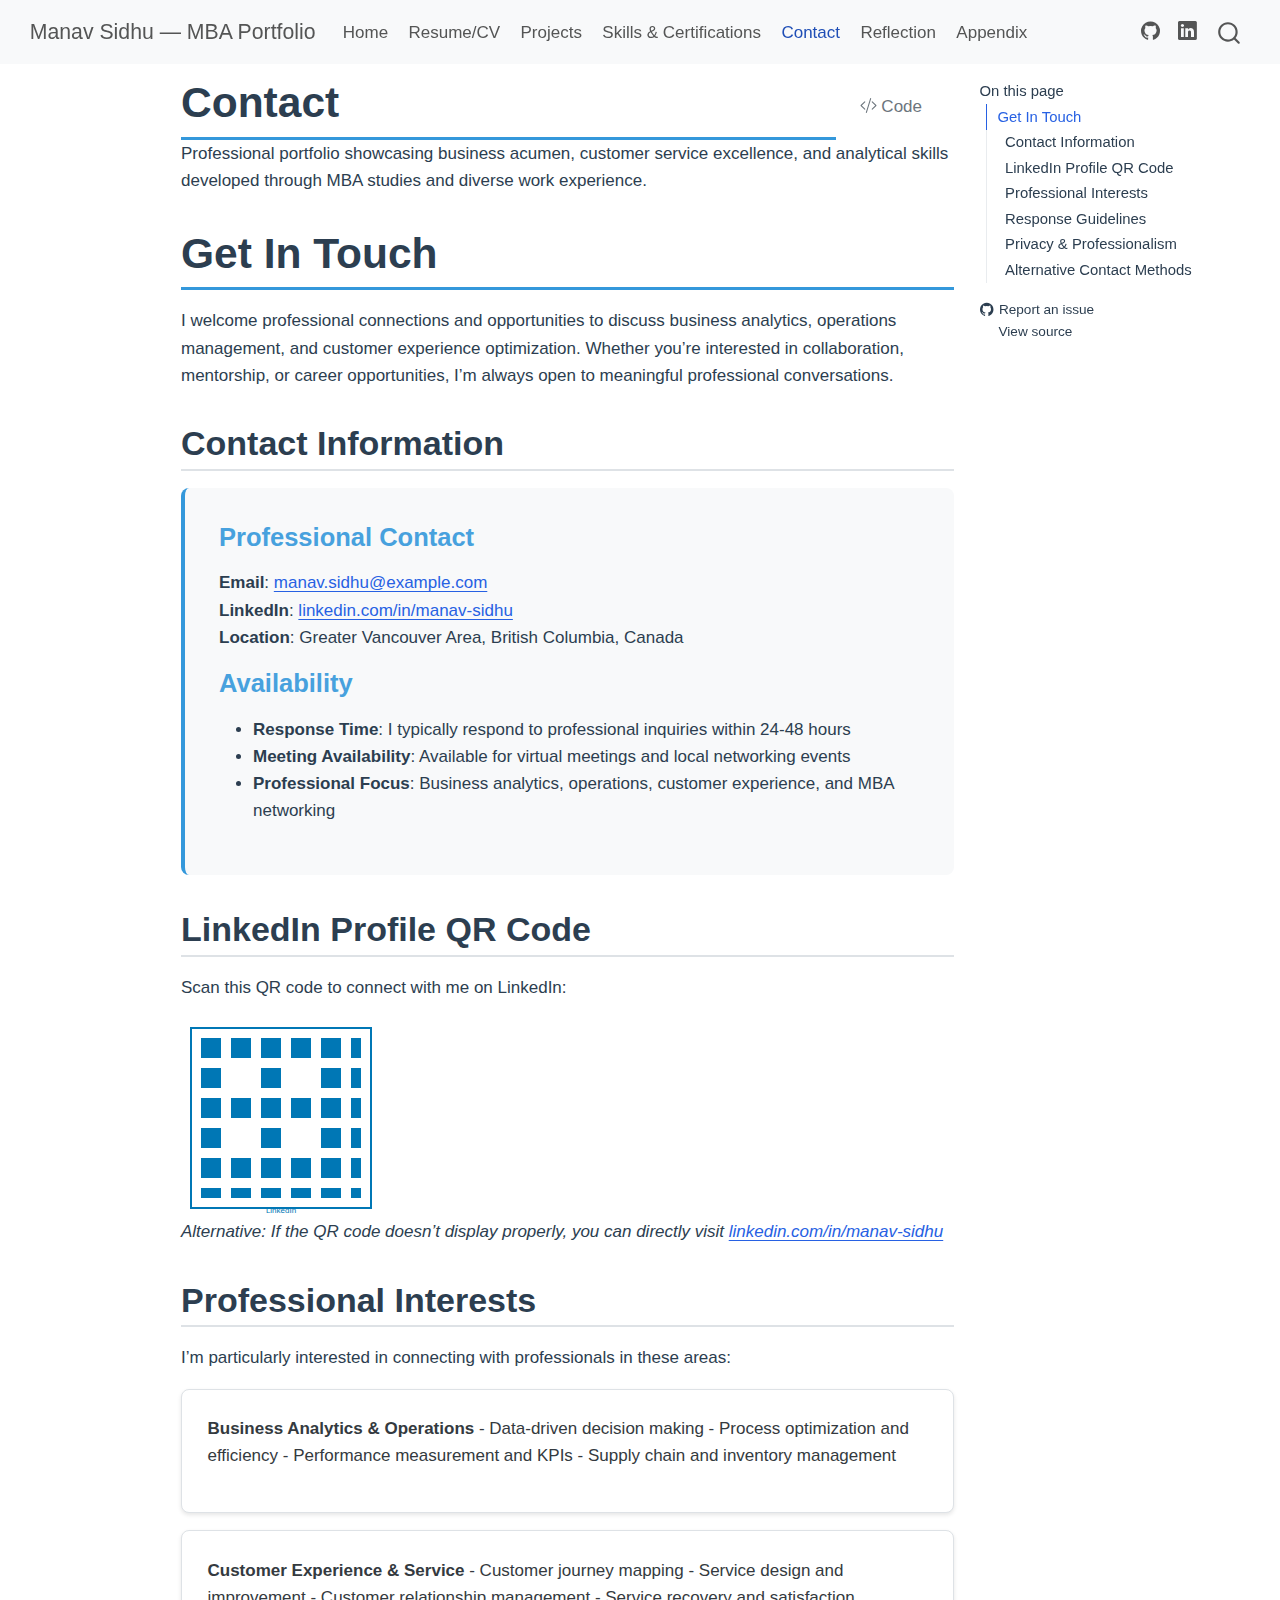
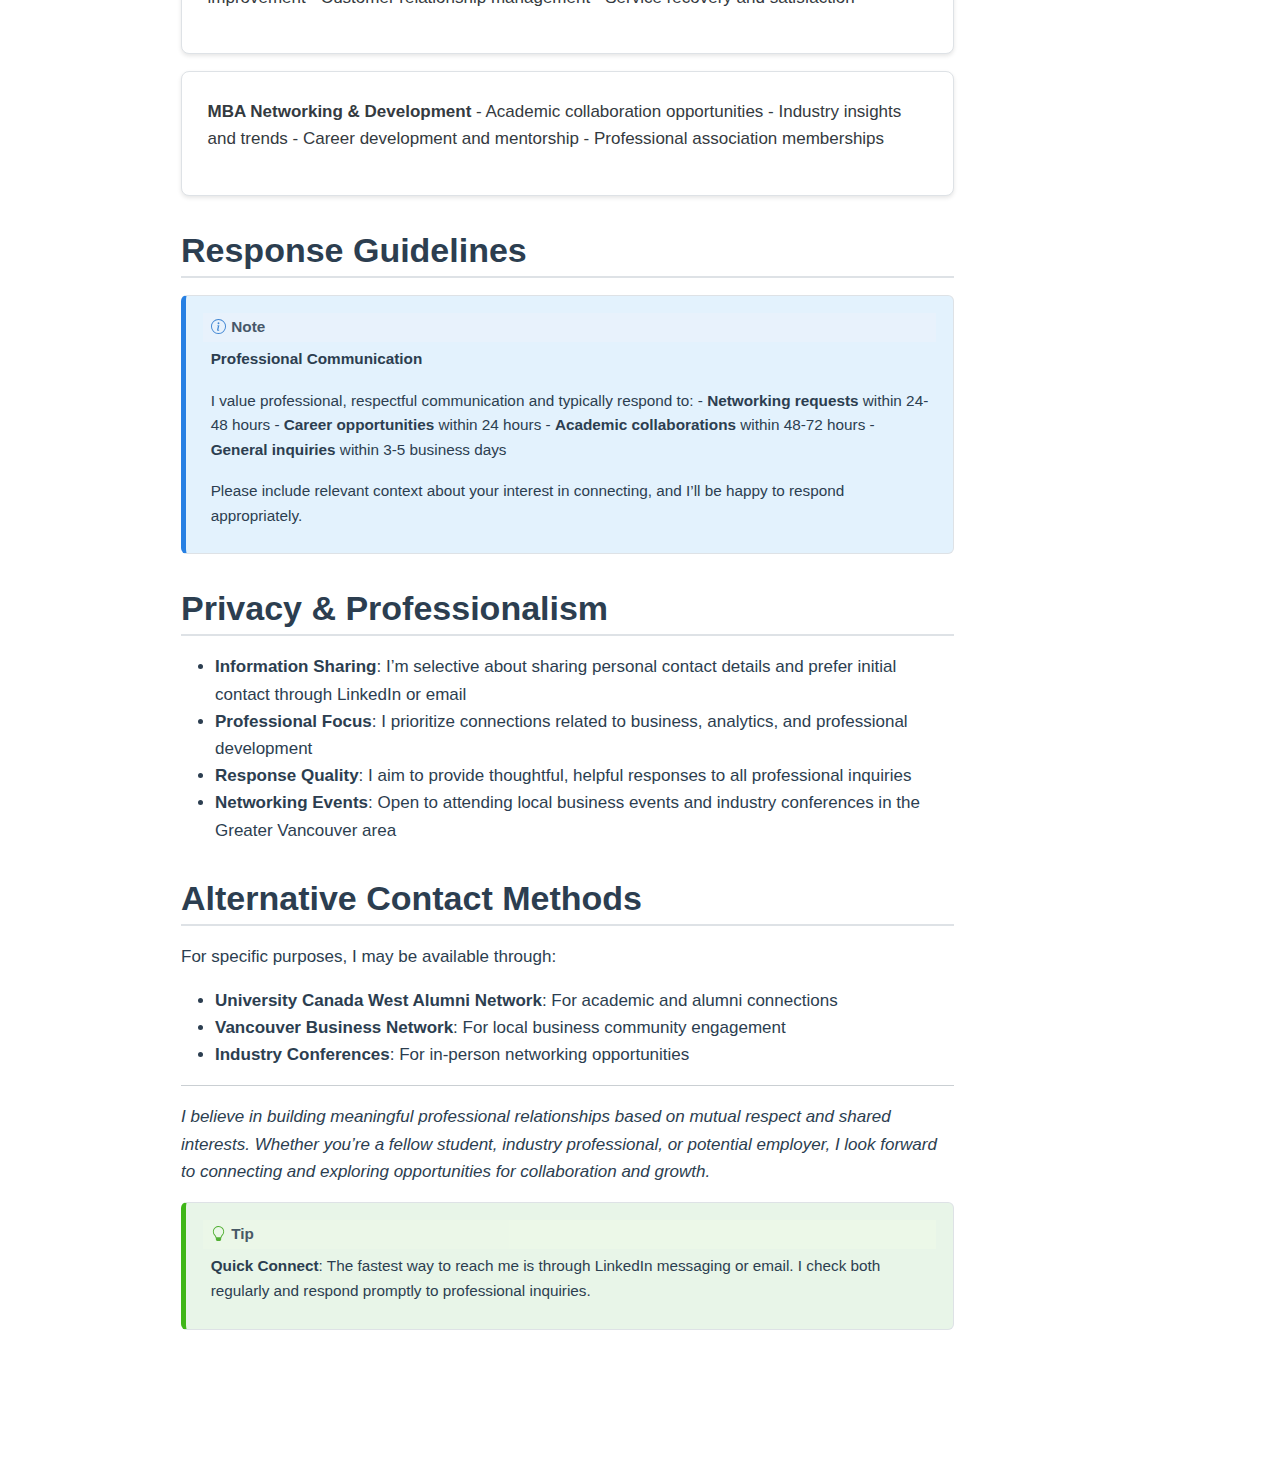
<file: docs/contact.html>
<!DOCTYPE html>
<html xmlns="http://www.w3.org/1999/xhtml" lang="en" xml:lang="en"><head>

<meta charset="utf-8">
<meta name="generator" content="quarto-1.7.32">

<meta name="viewport" content="width=device-width, initial-scale=1.0, user-scalable=yes">

<meta name="description" content="Professional portfolio showcasing business acumen, customer service excellence, and analytical skills developed through MBA studies and diverse work experience.">

<title>Contact – Manav Sidhu — MBA Portfolio</title>
<style>
code{white-space: pre-wrap;}
span.smallcaps{font-variant: small-caps;}
div.columns{display: flex; gap: min(4vw, 1.5em);}
div.column{flex: auto; overflow-x: auto;}
div.hanging-indent{margin-left: 1.5em; text-indent: -1.5em;}
ul.task-list{list-style: none;}
ul.task-list li input[type="checkbox"] {
  width: 0.8em;
  margin: 0 0.8em 0.2em -1em; /* quarto-specific, see https://github.com/quarto-dev/quarto-cli/issues/4556 */ 
  vertical-align: middle;
}
/* CSS for syntax highlighting */
html { -webkit-text-size-adjust: 100%; }
pre > code.sourceCode { white-space: pre; position: relative; }
pre > code.sourceCode > span { display: inline-block; line-height: 1.25; }
pre > code.sourceCode > span:empty { height: 1.2em; }
.sourceCode { overflow: visible; }
code.sourceCode > span { color: inherit; text-decoration: inherit; }
div.sourceCode { margin: 1em 0; }
pre.sourceCode { margin: 0; }
@media screen {
div.sourceCode { overflow: auto; }
}
@media print {
pre > code.sourceCode { white-space: pre-wrap; }
pre > code.sourceCode > span { text-indent: -5em; padding-left: 5em; }
}
pre.numberSource code
  { counter-reset: source-line 0; }
pre.numberSource code > span
  { position: relative; left: -4em; counter-increment: source-line; }
pre.numberSource code > span > a:first-child::before
  { content: counter(source-line);
    position: relative; left: -1em; text-align: right; vertical-align: baseline;
    border: none; display: inline-block;
    -webkit-touch-callout: none; -webkit-user-select: none;
    -khtml-user-select: none; -moz-user-select: none;
    -ms-user-select: none; user-select: none;
    padding: 0 4px; width: 4em;
  }
pre.numberSource { margin-left: 3em;  padding-left: 4px; }
div.sourceCode
  {   }
@media screen {
pre > code.sourceCode > span > a:first-child::before { text-decoration: underline; }
}
</style>


<script src="site_libs/quarto-nav/quarto-nav.js"></script>
<script src="site_libs/quarto-nav/headroom.min.js"></script>
<script src="site_libs/clipboard/clipboard.min.js"></script>
<script src="site_libs/quarto-search/autocomplete.umd.js"></script>
<script src="site_libs/quarto-search/fuse.min.js"></script>
<script src="site_libs/quarto-search/quarto-search.js"></script>
<meta name="quarto:offset" content="./">
<script src="site_libs/quarto-html/quarto.js" type="module"></script>
<script src="site_libs/quarto-html/tabsets/tabsets.js" type="module"></script>
<script src="site_libs/quarto-html/popper.min.js"></script>
<script src="site_libs/quarto-html/tippy.umd.min.js"></script>
<script src="site_libs/quarto-html/anchor.min.js"></script>
<link href="site_libs/quarto-html/tippy.css" rel="stylesheet">
<link href="site_libs/quarto-html/quarto-syntax-highlighting-37eea08aefeeee20ff55810ff984fec1.css" rel="stylesheet" id="quarto-text-highlighting-styles">
<script src="site_libs/bootstrap/bootstrap.min.js"></script>
<link href="site_libs/bootstrap/bootstrap-icons.css" rel="stylesheet">
<link href="site_libs/bootstrap/bootstrap-bb05f5d0074da2129d766b238819cd35.min.css" rel="stylesheet" append-hash="true" id="quarto-bootstrap" data-mode="light">
<script id="quarto-search-options" type="application/json">{
  "location": "navbar",
  "copy-button": false,
  "collapse-after": 3,
  "panel-placement": "end",
  "type": "overlay",
  "limit": 50,
  "keyboard-shortcut": [
    "f",
    "/",
    "s"
  ],
  "show-item-context": false,
  "language": {
    "search-no-results-text": "No results",
    "search-matching-documents-text": "matching documents",
    "search-copy-link-title": "Copy link to search",
    "search-hide-matches-text": "Hide additional matches",
    "search-more-match-text": "more match in this document",
    "search-more-matches-text": "more matches in this document",
    "search-clear-button-title": "Clear",
    "search-text-placeholder": "",
    "search-detached-cancel-button-title": "Cancel",
    "search-submit-button-title": "Submit",
    "search-label": "Search"
  }
}</script>
<style>html{ scroll-behavior: smooth; }</style>


<link rel="stylesheet" href="styles.css">
</head>

<body class="nav-fixed quarto-light">

<div id="quarto-search-results"></div>
  <header id="quarto-header" class="headroom fixed-top">
    <nav class="navbar navbar-expand-lg " data-bs-theme="dark">
      <div class="navbar-container container-fluid">
      <div class="navbar-brand-container mx-auto">
    <a class="navbar-brand" href="./index.html">
    <span class="navbar-title">Manav Sidhu — MBA Portfolio</span>
    </a>
  </div>
            <div id="quarto-search" class="" title="Search"></div>
          <button class="navbar-toggler" type="button" data-bs-toggle="collapse" data-bs-target="#navbarCollapse" aria-controls="navbarCollapse" role="menu" aria-expanded="false" aria-label="Toggle navigation" onclick="if (window.quartoToggleHeadroom) { window.quartoToggleHeadroom(); }">
  <span class="navbar-toggler-icon"></span>
</button>
          <div class="collapse navbar-collapse" id="navbarCollapse">
            <ul class="navbar-nav navbar-nav-scroll me-auto">
  <li class="nav-item">
    <a class="nav-link" href="./index.html"> 
<span class="menu-text">Home</span></a>
  </li>  
  <li class="nav-item">
    <a class="nav-link" href="./resume.html"> 
<span class="menu-text">Resume/CV</span></a>
  </li>  
  <li class="nav-item">
    <a class="nav-link" href="./projects.html"> 
<span class="menu-text">Projects</span></a>
  </li>  
  <li class="nav-item">
    <a class="nav-link" href="./skills.html"> 
<span class="menu-text">Skills &amp; Certifications</span></a>
  </li>  
  <li class="nav-item">
    <a class="nav-link active" href="./contact.html" aria-current="page"> 
<span class="menu-text">Contact</span></a>
  </li>  
  <li class="nav-item">
    <a class="nav-link" href="./reflection.html"> 
<span class="menu-text">Reflection</span></a>
  </li>  
  <li class="nav-item">
    <a class="nav-link" href="./appendix.html"> 
<span class="menu-text">Appendix</span></a>
  </li>  
</ul>
            <ul class="navbar-nav navbar-nav-scroll ms-auto">
  <li class="nav-item compact">
    <a class="nav-link" href="https://github.com/manav-sidhu/mba-portfolio-manav-sidhu"> <i class="bi bi-github" role="img">
</i> 
<span class="menu-text"></span></a>
  </li>  
  <li class="nav-item compact">
    <a class="nav-link" href="https://www.linkedin.com/in/manav-sidhu/"> <i class="bi bi-linkedin" role="img">
</i> 
<span class="menu-text"></span></a>
  </li>  
</ul>
          </div> <!-- /navcollapse -->
            <div class="quarto-navbar-tools">
</div>
      </div> <!-- /container-fluid -->
    </nav>
</header>
<!-- content -->
<div id="quarto-content" class="quarto-container page-columns page-rows-contents page-layout-article page-navbar">
<!-- sidebar -->
<!-- margin-sidebar -->
    <div id="quarto-margin-sidebar" class="sidebar margin-sidebar">
        <nav id="TOC" role="doc-toc" class="toc-active">
    <h2 id="toc-title">On this page</h2>
   
  <ul>
  <li><a href="#get-in-touch" id="toc-get-in-touch" class="nav-link active" data-scroll-target="#get-in-touch">Get In Touch</a>
  <ul class="collapse">
  <li><a href="#contact-information" id="toc-contact-information" class="nav-link" data-scroll-target="#contact-information">Contact Information</a></li>
  <li><a href="#linkedin-profile-qr-code" id="toc-linkedin-profile-qr-code" class="nav-link" data-scroll-target="#linkedin-profile-qr-code">LinkedIn Profile QR Code</a></li>
  <li><a href="#professional-interests" id="toc-professional-interests" class="nav-link" data-scroll-target="#professional-interests">Professional Interests</a></li>
  <li><a href="#response-guidelines" id="toc-response-guidelines" class="nav-link" data-scroll-target="#response-guidelines">Response Guidelines</a></li>
  <li><a href="#privacy-professionalism" id="toc-privacy-professionalism" class="nav-link" data-scroll-target="#privacy-professionalism">Privacy &amp; Professionalism</a></li>
  <li><a href="#alternative-contact-methods" id="toc-alternative-contact-methods" class="nav-link" data-scroll-target="#alternative-contact-methods">Alternative Contact Methods</a></li>
  </ul></li>
  </ul>
<div class="toc-actions"><ul><li><a href="https://github.com/manav-sidhu/mba-portfolio-manav-sidhu/issues/new" class="toc-action"><i class="bi bi-github"></i>Report an issue</a></li><li><a href="https://github.com/manav-sidhu/mba-portfolio-manav-sidhu/blob/main/contact.qmd" class="toc-action"><i class="bi empty"></i>View source</a></li></ul></div></nav>
    </div>
<!-- main -->
<main class="content" id="quarto-document-content">

<header id="title-block-header" class="quarto-title-block default">
<div class="quarto-title">
<div class="quarto-title-block"><div><h1 class="title">Contact</h1><button type="button" class="btn code-tools-button" id="quarto-code-tools-source"><i class="bi"></i> Code</button></div></div>
</div>

<div>
  <div class="description">
    Professional portfolio showcasing business acumen, customer service excellence, and analytical skills developed through MBA studies and diverse work experience.
  </div>
</div>


<div class="quarto-title-meta">

    
  
    
  </div>
  


</header>


<section id="get-in-touch" class="level1">
<h1>Get In Touch</h1>
<p>I welcome professional connections and opportunities to discuss business analytics, operations management, and customer experience optimization. Whether you’re interested in collaboration, mentorship, or career opportunities, I’m always open to meaningful professional conversations.</p>
<section id="contact-information" class="level2">
<h2 class="anchored" data-anchor-id="contact-information">Contact Information</h2>
<div class="contact-panel">
<section id="professional-contact" class="level3">
<h3 class="anchored" data-anchor-id="professional-contact">Professional Contact</h3>
<p><strong>Email</strong>: <a href="mailto:manav.sidhu@example.com">manav.sidhu@example.com</a><br>
<strong>LinkedIn</strong>: <a href="https://www.linkedin.com/in/manav-sidhu/">linkedin.com/in/manav-sidhu</a><br>
<strong>Location</strong>: Greater Vancouver Area, British Columbia, Canada</p>
</section>
<section id="availability" class="level3">
<h3 class="anchored" data-anchor-id="availability">Availability</h3>
<ul>
<li><strong>Response Time</strong>: I typically respond to professional inquiries within 24-48 hours</li>
<li><strong>Meeting Availability</strong>: Available for virtual meetings and local networking events</li>
<li><strong>Professional Focus</strong>: Business analytics, operations, customer experience, and MBA networking</li>
</ul>
</section>
</div>
</section>
<section id="linkedin-profile-qr-code" class="level2">
<h2 class="anchored" data-anchor-id="linkedin-profile-qr-code">LinkedIn Profile QR Code</h2>
<p>Scan this QR code to connect with me on LinkedIn:</p>
<svg width="200" height="200" xmlns="http://www.w3.org/2000/svg">
  <rect width="200" height="200" fill="white"></rect>
  <g fill="#0077b5">
    <!-- Simplified QR code pattern for LinkedIn -->
    <rect x="10" y="10" width="180" height="180" fill="none" stroke="#0077b5" stroke-width="2"></rect>
    <rect x="20" y="20" width="20" height="20" fill="#0077b5"></rect>
    <rect x="50" y="20" width="20" height="20" fill="#0077b5"></rect>
    <rect x="80" y="20" width="20" height="20" fill="#0077b5"></rect>
    <rect x="110" y="20" width="20" height="20" fill="#0077b5"></rect>
    <rect x="140" y="20" width="20" height="20" fill="#0077b5"></rect>
    <rect x="170" y="20" width="10" height="20" fill="#0077b5"></rect>
    
    <rect x="20" y="50" width="20" height="20" fill="#0077b5"></rect>
    <rect x="50" y="50" width="20" height="20" fill="white"></rect>
    <rect x="80" y="50" width="20" height="20" fill="#0077b5"></rect>
    <rect x="110" y="50" width="20" height="20" fill="white"></rect>
    <rect x="140" y="50" width="20" height="20" fill="#0077b5"></rect>
    <rect x="170" y="50" width="10" height="20" fill="#0077b5"></rect>
    
    <rect x="20" y="80" width="20" height="20" fill="#0077b5"></rect>
    <rect x="50" y="80" width="20" height="20" fill="#0077b5"></rect>
    <rect x="80" y="80" width="20" height="20" fill="#0077b5"></rect>
    <rect x="110" y="80" width="20" height="20" fill="#0077b5"></rect>
    <rect x="140" y="80" width="20" height="20" fill="#0077b5"></rect>
    <rect x="170" y="80" width="10" height="20" fill="#0077b5"></rect>
    
    <rect x="20" y="110" width="20" height="20" fill="#0077b5"></rect>
    <rect x="50" y="110" width="20" height="20" fill="white"></rect>
    <rect x="80" y="110" width="20" height="20" fill="#0077b5"></rect>
    <rect x="110" y="110" width="20" height="20" fill="white"></rect>
    <rect x="140" y="110" width="20" height="20" fill="#0077b5"></rect>
    <rect x="170" y="110" width="10" height="20" fill="#0077b5"></rect>
    
    <rect x="20" y="140" width="20" height="20" fill="#0077b5"></rect>
    <rect x="50" y="140" width="20" height="20" fill="#0077b5"></rect>
    <rect x="80" y="140" width="20" height="20" fill="#0077b5"></rect>
    <rect x="110" y="140" width="20" height="20" fill="#0077b5"></rect>
    <rect x="140" y="140" width="20" height="20" fill="#0077b5"></rect>
    <rect x="170" y="140" width="10" height="20" fill="#0077b5"></rect>
    
    <rect x="20" y="170" width="20" height="10" fill="#0077b5"></rect>
    <rect x="50" y="170" width="20" height="10" fill="#0077b5"></rect>
    <rect x="80" y="170" width="20" height="10" fill="#0077b5"></rect>
    <rect x="110" y="170" width="20" height="10" fill="#0077b5"></rect>
    <rect x="140" y="170" width="20" height="10" fill="#0077b5"></rect>
    <rect x="170" y="170" width="10" height="10" fill="#0077b5"></rect>
  </g>
  <text x="100" y="195" text-anchor="middle" font-family="Arial" font-size="8" fill="#0077b5">LinkedIn</text>
</svg>
<p><em>Alternative: If the QR code doesn’t display properly, you can directly visit <a href="https://www.linkedin.com/in/manav-sidhu/">linkedin.com/in/manav-sidhu</a></em></p>
</section>
<section id="professional-interests" class="level2">
<h2 class="anchored" data-anchor-id="professional-interests">Professional Interests</h2>
<p>I’m particularly interested in connecting with professionals in these areas:</p>
<div class="card">
<p><strong>Business Analytics &amp; Operations</strong> - Data-driven decision making - Process optimization and efficiency - Performance measurement and KPIs - Supply chain and inventory management</p>
</div>
<div class="card">
<p><strong>Customer Experience &amp; Service</strong> - Customer journey mapping - Service design and improvement - Customer relationship management - Service recovery and satisfaction</p>
</div>
<div class="card">
<p><strong>MBA Networking &amp; Development</strong> - Academic collaboration opportunities - Industry insights and trends - Career development and mentorship - Professional association memberships</p>
</div>
</section>
<section id="response-guidelines" class="level2">
<h2 class="anchored" data-anchor-id="response-guidelines">Response Guidelines</h2>
<div class="callout callout-style-default callout-note callout-titled">
<div class="callout-header d-flex align-content-center">
<div class="callout-icon-container">
<i class="callout-icon"></i>
</div>
<div class="callout-title-container flex-fill">
Note
</div>
</div>
<div class="callout-body-container callout-body">
<p><strong>Professional Communication</strong></p>
<p>I value professional, respectful communication and typically respond to: - <strong>Networking requests</strong> within 24-48 hours - <strong>Career opportunities</strong> within 24 hours - <strong>Academic collaborations</strong> within 48-72 hours - <strong>General inquiries</strong> within 3-5 business days</p>
<p>Please include relevant context about your interest in connecting, and I’ll be happy to respond appropriately.</p>
</div>
</div>
</section>
<section id="privacy-professionalism" class="level2">
<h2 class="anchored" data-anchor-id="privacy-professionalism">Privacy &amp; Professionalism</h2>
<ul>
<li><strong>Information Sharing</strong>: I’m selective about sharing personal contact details and prefer initial contact through LinkedIn or email</li>
<li><strong>Professional Focus</strong>: I prioritize connections related to business, analytics, and professional development</li>
<li><strong>Response Quality</strong>: I aim to provide thoughtful, helpful responses to all professional inquiries</li>
<li><strong>Networking Events</strong>: Open to attending local business events and industry conferences in the Greater Vancouver area</li>
</ul>
</section>
<section id="alternative-contact-methods" class="level2">
<h2 class="anchored" data-anchor-id="alternative-contact-methods">Alternative Contact Methods</h2>
<p>For specific purposes, I may be available through:</p>
<ul>
<li><strong>University Canada West Alumni Network</strong>: For academic and alumni connections</li>
<li><strong>Vancouver Business Network</strong>: For local business community engagement</li>
<li><strong>Industry Conferences</strong>: For in-person networking opportunities</li>
</ul>
<hr>
<p><em>I believe in building meaningful professional relationships based on mutual respect and shared interests. Whether you’re a fellow student, industry professional, or potential employer, I look forward to connecting and exploring opportunities for collaboration and growth.</em></p>
<div class="callout callout-style-default callout-tip callout-titled">
<div class="callout-header d-flex align-content-center">
<div class="callout-icon-container">
<i class="callout-icon"></i>
</div>
<div class="callout-title-container flex-fill">
Tip
</div>
</div>
<div class="callout-body-container callout-body">
<p><strong>Quick Connect</strong>: The fastest way to reach me is through LinkedIn messaging or email. I check both regularly and respond promptly to professional inquiries.</p>
</div>
</div>


<!-- -->

</section>
</section>

</main> <!-- /main -->
<script id="quarto-html-after-body" type="application/javascript">
  window.document.addEventListener("DOMContentLoaded", function (event) {
    const icon = "";
    const anchorJS = new window.AnchorJS();
    anchorJS.options = {
      placement: 'right',
      icon: icon
    };
    anchorJS.add('.anchored');
    const isCodeAnnotation = (el) => {
      for (const clz of el.classList) {
        if (clz.startsWith('code-annotation-')) {                     
          return true;
        }
      }
      return false;
    }
    const onCopySuccess = function(e) {
      // button target
      const button = e.trigger;
      // don't keep focus
      button.blur();
      // flash "checked"
      button.classList.add('code-copy-button-checked');
      var currentTitle = button.getAttribute("title");
      button.setAttribute("title", "Copied!");
      let tooltip;
      if (window.bootstrap) {
        button.setAttribute("data-bs-toggle", "tooltip");
        button.setAttribute("data-bs-placement", "left");
        button.setAttribute("data-bs-title", "Copied!");
        tooltip = new bootstrap.Tooltip(button, 
          { trigger: "manual", 
            customClass: "code-copy-button-tooltip",
            offset: [0, -8]});
        tooltip.show();    
      }
      setTimeout(function() {
        if (tooltip) {
          tooltip.hide();
          button.removeAttribute("data-bs-title");
          button.removeAttribute("data-bs-toggle");
          button.removeAttribute("data-bs-placement");
        }
        button.setAttribute("title", currentTitle);
        button.classList.remove('code-copy-button-checked');
      }, 1000);
      // clear code selection
      e.clearSelection();
    }
    const getTextToCopy = function(trigger) {
        const codeEl = trigger.previousElementSibling.cloneNode(true);
        for (const childEl of codeEl.children) {
          if (isCodeAnnotation(childEl)) {
            childEl.remove();
          }
        }
        return codeEl.innerText;
    }
    const clipboard = new window.ClipboardJS('.code-copy-button:not([data-in-quarto-modal])', {
      text: getTextToCopy
    });
    clipboard.on('success', onCopySuccess);
    if (window.document.getElementById('quarto-embedded-source-code-modal')) {
      const clipboardModal = new window.ClipboardJS('.code-copy-button[data-in-quarto-modal]', {
        text: getTextToCopy,
        container: window.document.getElementById('quarto-embedded-source-code-modal')
      });
      clipboardModal.on('success', onCopySuccess);
    }
    const viewSource = window.document.getElementById('quarto-view-source') ||
                       window.document.getElementById('quarto-code-tools-source');
    if (viewSource) {
      const sourceUrl = viewSource.getAttribute("data-quarto-source-url");
      viewSource.addEventListener("click", function(e) {
        if (sourceUrl) {
          // rstudio viewer pane
          if (/\bcapabilities=\b/.test(window.location)) {
            window.open(sourceUrl);
          } else {
            window.location.href = sourceUrl;
          }
        } else {
          const modal = new bootstrap.Modal(document.getElementById('quarto-embedded-source-code-modal'));
          modal.show();
        }
        return false;
      });
    }
    function toggleCodeHandler(show) {
      return function(e) {
        const detailsSrc = window.document.querySelectorAll(".cell > details > .sourceCode");
        for (let i=0; i<detailsSrc.length; i++) {
          const details = detailsSrc[i].parentElement;
          if (show) {
            details.open = true;
          } else {
            details.removeAttribute("open");
          }
        }
        const cellCodeDivs = window.document.querySelectorAll(".cell > .sourceCode");
        const fromCls = show ? "hidden" : "unhidden";
        const toCls = show ? "unhidden" : "hidden";
        for (let i=0; i<cellCodeDivs.length; i++) {
          const codeDiv = cellCodeDivs[i];
          if (codeDiv.classList.contains(fromCls)) {
            codeDiv.classList.remove(fromCls);
            codeDiv.classList.add(toCls);
          } 
        }
        return false;
      }
    }
    const hideAllCode = window.document.getElementById("quarto-hide-all-code");
    if (hideAllCode) {
      hideAllCode.addEventListener("click", toggleCodeHandler(false));
    }
    const showAllCode = window.document.getElementById("quarto-show-all-code");
    if (showAllCode) {
      showAllCode.addEventListener("click", toggleCodeHandler(true));
    }
      var localhostRegex = new RegExp(/^(?:http|https):\/\/localhost\:?[0-9]*\//);
      var mailtoRegex = new RegExp(/^mailto:/);
        var filterRegex = new RegExp('/' + window.location.host + '/');
      var isInternal = (href) => {
          return filterRegex.test(href) || localhostRegex.test(href) || mailtoRegex.test(href);
      }
      // Inspect non-navigation links and adorn them if external
     var links = window.document.querySelectorAll('a[href]:not(.nav-link):not(.navbar-brand):not(.toc-action):not(.sidebar-link):not(.sidebar-item-toggle):not(.pagination-link):not(.no-external):not([aria-hidden]):not(.dropdown-item):not(.quarto-navigation-tool):not(.about-link)');
      for (var i=0; i<links.length; i++) {
        const link = links[i];
        if (!isInternal(link.href)) {
          // undo the damage that might have been done by quarto-nav.js in the case of
          // links that we want to consider external
          if (link.dataset.originalHref !== undefined) {
            link.href = link.dataset.originalHref;
          }
            // target, if specified
            link.setAttribute("target", "_blank");
            if (link.getAttribute("rel") === null) {
              link.setAttribute("rel", "noopener");
            }
        }
      }
    function tippyHover(el, contentFn, onTriggerFn, onUntriggerFn) {
      const config = {
        allowHTML: true,
        maxWidth: 500,
        delay: 100,
        arrow: false,
        appendTo: function(el) {
            return el.parentElement;
        },
        interactive: true,
        interactiveBorder: 10,
        theme: 'quarto',
        placement: 'bottom-start',
      };
      if (contentFn) {
        config.content = contentFn;
      }
      if (onTriggerFn) {
        config.onTrigger = onTriggerFn;
      }
      if (onUntriggerFn) {
        config.onUntrigger = onUntriggerFn;
      }
      window.tippy(el, config); 
    }
    const noterefs = window.document.querySelectorAll('a[role="doc-noteref"]');
    for (var i=0; i<noterefs.length; i++) {
      const ref = noterefs[i];
      tippyHover(ref, function() {
        // use id or data attribute instead here
        let href = ref.getAttribute('data-footnote-href') || ref.getAttribute('href');
        try { href = new URL(href).hash; } catch {}
        const id = href.replace(/^#\/?/, "");
        const note = window.document.getElementById(id);
        if (note) {
          return note.innerHTML;
        } else {
          return "";
        }
      });
    }
    const xrefs = window.document.querySelectorAll('a.quarto-xref');
    const processXRef = (id, note) => {
      // Strip column container classes
      const stripColumnClz = (el) => {
        el.classList.remove("page-full", "page-columns");
        if (el.children) {
          for (const child of el.children) {
            stripColumnClz(child);
          }
        }
      }
      stripColumnClz(note)
      if (id === null || id.startsWith('sec-')) {
        // Special case sections, only their first couple elements
        const container = document.createElement("div");
        if (note.children && note.children.length > 2) {
          container.appendChild(note.children[0].cloneNode(true));
          for (let i = 1; i < note.children.length; i++) {
            const child = note.children[i];
            if (child.tagName === "P" && child.innerText === "") {
              continue;
            } else {
              container.appendChild(child.cloneNode(true));
              break;
            }
          }
          if (window.Quarto?.typesetMath) {
            window.Quarto.typesetMath(container);
          }
          return container.innerHTML
        } else {
          if (window.Quarto?.typesetMath) {
            window.Quarto.typesetMath(note);
          }
          return note.innerHTML;
        }
      } else {
        // Remove any anchor links if they are present
        const anchorLink = note.querySelector('a.anchorjs-link');
        if (anchorLink) {
          anchorLink.remove();
        }
        if (window.Quarto?.typesetMath) {
          window.Quarto.typesetMath(note);
        }
        if (note.classList.contains("callout")) {
          return note.outerHTML;
        } else {
          return note.innerHTML;
        }
      }
    }
    for (var i=0; i<xrefs.length; i++) {
      const xref = xrefs[i];
      tippyHover(xref, undefined, function(instance) {
        instance.disable();
        let url = xref.getAttribute('href');
        let hash = undefined; 
        if (url.startsWith('#')) {
          hash = url;
        } else {
          try { hash = new URL(url).hash; } catch {}
        }
        if (hash) {
          const id = hash.replace(/^#\/?/, "");
          const note = window.document.getElementById(id);
          if (note !== null) {
            try {
              const html = processXRef(id, note.cloneNode(true));
              instance.setContent(html);
            } finally {
              instance.enable();
              instance.show();
            }
          } else {
            // See if we can fetch this
            fetch(url.split('#')[0])
            .then(res => res.text())
            .then(html => {
              const parser = new DOMParser();
              const htmlDoc = parser.parseFromString(html, "text/html");
              const note = htmlDoc.getElementById(id);
              if (note !== null) {
                const html = processXRef(id, note);
                instance.setContent(html);
              } 
            }).finally(() => {
              instance.enable();
              instance.show();
            });
          }
        } else {
          // See if we can fetch a full url (with no hash to target)
          // This is a special case and we should probably do some content thinning / targeting
          fetch(url)
          .then(res => res.text())
          .then(html => {
            const parser = new DOMParser();
            const htmlDoc = parser.parseFromString(html, "text/html");
            const note = htmlDoc.querySelector('main.content');
            if (note !== null) {
              // This should only happen for chapter cross references
              // (since there is no id in the URL)
              // remove the first header
              if (note.children.length > 0 && note.children[0].tagName === "HEADER") {
                note.children[0].remove();
              }
              const html = processXRef(null, note);
              instance.setContent(html);
            } 
          }).finally(() => {
            instance.enable();
            instance.show();
          });
        }
      }, function(instance) {
      });
    }
        let selectedAnnoteEl;
        const selectorForAnnotation = ( cell, annotation) => {
          let cellAttr = 'data-code-cell="' + cell + '"';
          let lineAttr = 'data-code-annotation="' +  annotation + '"';
          const selector = 'span[' + cellAttr + '][' + lineAttr + ']';
          return selector;
        }
        const selectCodeLines = (annoteEl) => {
          const doc = window.document;
          const targetCell = annoteEl.getAttribute("data-target-cell");
          const targetAnnotation = annoteEl.getAttribute("data-target-annotation");
          const annoteSpan = window.document.querySelector(selectorForAnnotation(targetCell, targetAnnotation));
          const lines = annoteSpan.getAttribute("data-code-lines").split(",");
          const lineIds = lines.map((line) => {
            return targetCell + "-" + line;
          })
          let top = null;
          let height = null;
          let parent = null;
          if (lineIds.length > 0) {
              //compute the position of the single el (top and bottom and make a div)
              const el = window.document.getElementById(lineIds[0]);
              top = el.offsetTop;
              height = el.offsetHeight;
              parent = el.parentElement.parentElement;
            if (lineIds.length > 1) {
              const lastEl = window.document.getElementById(lineIds[lineIds.length - 1]);
              const bottom = lastEl.offsetTop + lastEl.offsetHeight;
              height = bottom - top;
            }
            if (top !== null && height !== null && parent !== null) {
              // cook up a div (if necessary) and position it 
              let div = window.document.getElementById("code-annotation-line-highlight");
              if (div === null) {
                div = window.document.createElement("div");
                div.setAttribute("id", "code-annotation-line-highlight");
                div.style.position = 'absolute';
                parent.appendChild(div);
              }
              div.style.top = top - 2 + "px";
              div.style.height = height + 4 + "px";
              div.style.left = 0;
              let gutterDiv = window.document.getElementById("code-annotation-line-highlight-gutter");
              if (gutterDiv === null) {
                gutterDiv = window.document.createElement("div");
                gutterDiv.setAttribute("id", "code-annotation-line-highlight-gutter");
                gutterDiv.style.position = 'absolute';
                const codeCell = window.document.getElementById(targetCell);
                const gutter = codeCell.querySelector('.code-annotation-gutter');
                gutter.appendChild(gutterDiv);
              }
              gutterDiv.style.top = top - 2 + "px";
              gutterDiv.style.height = height + 4 + "px";
            }
            selectedAnnoteEl = annoteEl;
          }
        };
        const unselectCodeLines = () => {
          const elementsIds = ["code-annotation-line-highlight", "code-annotation-line-highlight-gutter"];
          elementsIds.forEach((elId) => {
            const div = window.document.getElementById(elId);
            if (div) {
              div.remove();
            }
          });
          selectedAnnoteEl = undefined;
        };
          // Handle positioning of the toggle
      window.addEventListener(
        "resize",
        throttle(() => {
          elRect = undefined;
          if (selectedAnnoteEl) {
            selectCodeLines(selectedAnnoteEl);
          }
        }, 10)
      );
      function throttle(fn, ms) {
      let throttle = false;
      let timer;
        return (...args) => {
          if(!throttle) { // first call gets through
              fn.apply(this, args);
              throttle = true;
          } else { // all the others get throttled
              if(timer) clearTimeout(timer); // cancel #2
              timer = setTimeout(() => {
                fn.apply(this, args);
                timer = throttle = false;
              }, ms);
          }
        };
      }
        // Attach click handler to the DT
        const annoteDls = window.document.querySelectorAll('dt[data-target-cell]');
        for (const annoteDlNode of annoteDls) {
          annoteDlNode.addEventListener('click', (event) => {
            const clickedEl = event.target;
            if (clickedEl !== selectedAnnoteEl) {
              unselectCodeLines();
              const activeEl = window.document.querySelector('dt[data-target-cell].code-annotation-active');
              if (activeEl) {
                activeEl.classList.remove('code-annotation-active');
              }
              selectCodeLines(clickedEl);
              clickedEl.classList.add('code-annotation-active');
            } else {
              // Unselect the line
              unselectCodeLines();
              clickedEl.classList.remove('code-annotation-active');
            }
          });
        }
    const findCites = (el) => {
      const parentEl = el.parentElement;
      if (parentEl) {
        const cites = parentEl.dataset.cites;
        if (cites) {
          return {
            el,
            cites: cites.split(' ')
          };
        } else {
          return findCites(el.parentElement)
        }
      } else {
        return undefined;
      }
    };
    var bibliorefs = window.document.querySelectorAll('a[role="doc-biblioref"]');
    for (var i=0; i<bibliorefs.length; i++) {
      const ref = bibliorefs[i];
      const citeInfo = findCites(ref);
      if (citeInfo) {
        tippyHover(citeInfo.el, function() {
          var popup = window.document.createElement('div');
          citeInfo.cites.forEach(function(cite) {
            var citeDiv = window.document.createElement('div');
            citeDiv.classList.add('hanging-indent');
            citeDiv.classList.add('csl-entry');
            var biblioDiv = window.document.getElementById('ref-' + cite);
            if (biblioDiv) {
              citeDiv.innerHTML = biblioDiv.innerHTML;
            }
            popup.appendChild(citeDiv);
          });
          return popup.innerHTML;
        });
      }
    }
  });
  </script><div class="modal fade" id="quarto-embedded-source-code-modal" tabindex="-1" aria-labelledby="quarto-embedded-source-code-modal-label" aria-hidden="true"><div class="modal-dialog modal-dialog-scrollable"><div class="modal-content"><div class="modal-header"><h5 class="modal-title" id="quarto-embedded-source-code-modal-label">Source Code</h5><button class="btn-close" data-bs-dismiss="modal"></button></div><div class="modal-body"><div class="">
<div class="sourceCode" id="cb2" data-shortcodes="false"><pre class="sourceCode markdown code-with-copy"><code class="sourceCode markdown"><span id="cb2-1"><a href="#cb2-1" aria-hidden="true" tabindex="-1"></a><span class="co">---</span></span>
<span id="cb2-2"><a href="#cb2-2" aria-hidden="true" tabindex="-1"></a><span class="an">title:</span><span class="co"> "Contact"</span></span>
<span id="cb2-3"><a href="#cb2-3" aria-hidden="true" tabindex="-1"></a><span class="co">---</span></span>
<span id="cb2-4"><a href="#cb2-4" aria-hidden="true" tabindex="-1"></a></span>
<span id="cb2-5"><a href="#cb2-5" aria-hidden="true" tabindex="-1"></a><span class="fu"># Get In Touch</span></span>
<span id="cb2-6"><a href="#cb2-6" aria-hidden="true" tabindex="-1"></a></span>
<span id="cb2-7"><a href="#cb2-7" aria-hidden="true" tabindex="-1"></a>I welcome professional connections and opportunities to discuss business analytics, operations management, and customer experience optimization. Whether you're interested in collaboration, mentorship, or career opportunities, I'm always open to meaningful professional conversations.</span>
<span id="cb2-8"><a href="#cb2-8" aria-hidden="true" tabindex="-1"></a></span>
<span id="cb2-9"><a href="#cb2-9" aria-hidden="true" tabindex="-1"></a><span class="fu">## Contact Information</span></span>
<span id="cb2-10"><a href="#cb2-10" aria-hidden="true" tabindex="-1"></a></span>
<span id="cb2-11"><a href="#cb2-11" aria-hidden="true" tabindex="-1"></a>::: {.contact-panel}</span>
<span id="cb2-12"><a href="#cb2-12" aria-hidden="true" tabindex="-1"></a><span class="fu">### Professional Contact</span></span>
<span id="cb2-13"><a href="#cb2-13" aria-hidden="true" tabindex="-1"></a></span>
<span id="cb2-14"><a href="#cb2-14" aria-hidden="true" tabindex="-1"></a>**Email**: <span class="co">[</span><span class="ot">manav.sidhu@example.com</span><span class="co">](mailto:manav.sidhu@example.com)</span>  </span>
<span id="cb2-15"><a href="#cb2-15" aria-hidden="true" tabindex="-1"></a>**LinkedIn**: <span class="co">[</span><span class="ot">linkedin.com/in/manav-sidhu</span><span class="co">](https://www.linkedin.com/in/manav-sidhu/)</span>  </span>
<span id="cb2-16"><a href="#cb2-16" aria-hidden="true" tabindex="-1"></a>**Location**: Greater Vancouver Area, British Columbia, Canada</span>
<span id="cb2-17"><a href="#cb2-17" aria-hidden="true" tabindex="-1"></a></span>
<span id="cb2-18"><a href="#cb2-18" aria-hidden="true" tabindex="-1"></a><span class="fu">### Availability</span></span>
<span id="cb2-19"><a href="#cb2-19" aria-hidden="true" tabindex="-1"></a></span>
<span id="cb2-20"><a href="#cb2-20" aria-hidden="true" tabindex="-1"></a><span class="ss">- </span>**Response Time**: I typically respond to professional inquiries within 24-48 hours</span>
<span id="cb2-21"><a href="#cb2-21" aria-hidden="true" tabindex="-1"></a><span class="ss">- </span>**Meeting Availability**: Available for virtual meetings and local networking events</span>
<span id="cb2-22"><a href="#cb2-22" aria-hidden="true" tabindex="-1"></a><span class="ss">- </span>**Professional Focus**: Business analytics, operations, customer experience, and MBA networking</span>
<span id="cb2-23"><a href="#cb2-23" aria-hidden="true" tabindex="-1"></a>:::</span>
<span id="cb2-24"><a href="#cb2-24" aria-hidden="true" tabindex="-1"></a></span>
<span id="cb2-25"><a href="#cb2-25" aria-hidden="true" tabindex="-1"></a><span class="fu">## LinkedIn Profile QR Code</span></span>
<span id="cb2-26"><a href="#cb2-26" aria-hidden="true" tabindex="-1"></a></span>
<span id="cb2-27"><a href="#cb2-27" aria-hidden="true" tabindex="-1"></a>Scan this QR code to connect with me on LinkedIn:</span>
<span id="cb2-28"><a href="#cb2-28" aria-hidden="true" tabindex="-1"></a></span>
<span id="cb2-29"><a href="#cb2-29" aria-hidden="true" tabindex="-1"></a><span class="in">```{=html}</span></span>
<span id="cb2-30"><a href="#cb2-30" aria-hidden="true" tabindex="-1"></a><span class="in">&lt;svg width="200" height="200" xmlns="http://www.w3.org/2000/svg"&gt;</span></span>
<span id="cb2-31"><a href="#cb2-31" aria-hidden="true" tabindex="-1"></a><span class="in">  &lt;rect width="200" height="200" fill="white"/&gt;</span></span>
<span id="cb2-32"><a href="#cb2-32" aria-hidden="true" tabindex="-1"></a><span class="in">  &lt;g fill="#0077b5"&gt;</span></span>
<span id="cb2-33"><a href="#cb2-33" aria-hidden="true" tabindex="-1"></a><span class="in">    &lt;!-- Simplified QR code pattern for LinkedIn --&gt;</span></span>
<span id="cb2-34"><a href="#cb2-34" aria-hidden="true" tabindex="-1"></a><span class="in">    &lt;rect x="10" y="10" width="180" height="180" fill="none" stroke="#0077b5" stroke-width="2"/&gt;</span></span>
<span id="cb2-35"><a href="#cb2-35" aria-hidden="true" tabindex="-1"></a><span class="in">    &lt;rect x="20" y="20" width="20" height="20" fill="#0077b5"/&gt;</span></span>
<span id="cb2-36"><a href="#cb2-36" aria-hidden="true" tabindex="-1"></a><span class="in">    &lt;rect x="50" y="20" width="20" height="20" fill="#0077b5"/&gt;</span></span>
<span id="cb2-37"><a href="#cb2-37" aria-hidden="true" tabindex="-1"></a><span class="in">    &lt;rect x="80" y="20" width="20" height="20" fill="#0077b5"/&gt;</span></span>
<span id="cb2-38"><a href="#cb2-38" aria-hidden="true" tabindex="-1"></a><span class="in">    &lt;rect x="110" y="20" width="20" height="20" fill="#0077b5"/&gt;</span></span>
<span id="cb2-39"><a href="#cb2-39" aria-hidden="true" tabindex="-1"></a><span class="in">    &lt;rect x="140" y="20" width="20" height="20" fill="#0077b5"/&gt;</span></span>
<span id="cb2-40"><a href="#cb2-40" aria-hidden="true" tabindex="-1"></a><span class="in">    &lt;rect x="170" y="20" width="10" height="20" fill="#0077b5"/&gt;</span></span>
<span id="cb2-41"><a href="#cb2-41" aria-hidden="true" tabindex="-1"></a><span class="in">    </span></span>
<span id="cb2-42"><a href="#cb2-42" aria-hidden="true" tabindex="-1"></a><span class="in">    &lt;rect x="20" y="50" width="20" height="20" fill="#0077b5"/&gt;</span></span>
<span id="cb2-43"><a href="#cb2-43" aria-hidden="true" tabindex="-1"></a><span class="in">    &lt;rect x="50" y="50" width="20" height="20" fill="white"/&gt;</span></span>
<span id="cb2-44"><a href="#cb2-44" aria-hidden="true" tabindex="-1"></a><span class="in">    &lt;rect x="80" y="50" width="20" height="20" fill="#0077b5"/&gt;</span></span>
<span id="cb2-45"><a href="#cb2-45" aria-hidden="true" tabindex="-1"></a><span class="in">    &lt;rect x="110" y="50" width="20" height="20" fill="white"/&gt;</span></span>
<span id="cb2-46"><a href="#cb2-46" aria-hidden="true" tabindex="-1"></a><span class="in">    &lt;rect x="140" y="50" width="20" height="20" fill="#0077b5"/&gt;</span></span>
<span id="cb2-47"><a href="#cb2-47" aria-hidden="true" tabindex="-1"></a><span class="in">    &lt;rect x="170" y="50" width="10" height="20" fill="#0077b5"/&gt;</span></span>
<span id="cb2-48"><a href="#cb2-48" aria-hidden="true" tabindex="-1"></a><span class="in">    </span></span>
<span id="cb2-49"><a href="#cb2-49" aria-hidden="true" tabindex="-1"></a><span class="in">    &lt;rect x="20" y="80" width="20" height="20" fill="#0077b5"/&gt;</span></span>
<span id="cb2-50"><a href="#cb2-50" aria-hidden="true" tabindex="-1"></a><span class="in">    &lt;rect x="50" y="80" width="20" height="20" fill="#0077b5"/&gt;</span></span>
<span id="cb2-51"><a href="#cb2-51" aria-hidden="true" tabindex="-1"></a><span class="in">    &lt;rect x="80" y="80" width="20" height="20" fill="#0077b5"/&gt;</span></span>
<span id="cb2-52"><a href="#cb2-52" aria-hidden="true" tabindex="-1"></a><span class="in">    &lt;rect x="110" y="80" width="20" height="20" fill="#0077b5"/&gt;</span></span>
<span id="cb2-53"><a href="#cb2-53" aria-hidden="true" tabindex="-1"></a><span class="in">    &lt;rect x="140" y="80" width="20" height="20" fill="#0077b5"/&gt;</span></span>
<span id="cb2-54"><a href="#cb2-54" aria-hidden="true" tabindex="-1"></a><span class="in">    &lt;rect x="170" y="80" width="10" height="20" fill="#0077b5"/&gt;</span></span>
<span id="cb2-55"><a href="#cb2-55" aria-hidden="true" tabindex="-1"></a><span class="in">    </span></span>
<span id="cb2-56"><a href="#cb2-56" aria-hidden="true" tabindex="-1"></a><span class="in">    &lt;rect x="20" y="110" width="20" height="20" fill="#0077b5"/&gt;</span></span>
<span id="cb2-57"><a href="#cb2-57" aria-hidden="true" tabindex="-1"></a><span class="in">    &lt;rect x="50" y="110" width="20" height="20" fill="white"/&gt;</span></span>
<span id="cb2-58"><a href="#cb2-58" aria-hidden="true" tabindex="-1"></a><span class="in">    &lt;rect x="80" y="110" width="20" height="20" fill="#0077b5"/&gt;</span></span>
<span id="cb2-59"><a href="#cb2-59" aria-hidden="true" tabindex="-1"></a><span class="in">    &lt;rect x="110" y="110" width="20" height="20" fill="white"/&gt;</span></span>
<span id="cb2-60"><a href="#cb2-60" aria-hidden="true" tabindex="-1"></a><span class="in">    &lt;rect x="140" y="110" width="20" height="20" fill="#0077b5"/&gt;</span></span>
<span id="cb2-61"><a href="#cb2-61" aria-hidden="true" tabindex="-1"></a><span class="in">    &lt;rect x="170" y="110" width="10" height="20" fill="#0077b5"/&gt;</span></span>
<span id="cb2-62"><a href="#cb2-62" aria-hidden="true" tabindex="-1"></a><span class="in">    </span></span>
<span id="cb2-63"><a href="#cb2-63" aria-hidden="true" tabindex="-1"></a><span class="in">    &lt;rect x="20" y="140" width="20" height="20" fill="#0077b5"/&gt;</span></span>
<span id="cb2-64"><a href="#cb2-64" aria-hidden="true" tabindex="-1"></a><span class="in">    &lt;rect x="50" y="140" width="20" height="20" fill="#0077b5"/&gt;</span></span>
<span id="cb2-65"><a href="#cb2-65" aria-hidden="true" tabindex="-1"></a><span class="in">    &lt;rect x="80" y="140" width="20" height="20" fill="#0077b5"/&gt;</span></span>
<span id="cb2-66"><a href="#cb2-66" aria-hidden="true" tabindex="-1"></a><span class="in">    &lt;rect x="110" y="140" width="20" height="20" fill="#0077b5"/&gt;</span></span>
<span id="cb2-67"><a href="#cb2-67" aria-hidden="true" tabindex="-1"></a><span class="in">    &lt;rect x="140" y="140" width="20" height="20" fill="#0077b5"/&gt;</span></span>
<span id="cb2-68"><a href="#cb2-68" aria-hidden="true" tabindex="-1"></a><span class="in">    &lt;rect x="170" y="140" width="10" height="20" fill="#0077b5"/&gt;</span></span>
<span id="cb2-69"><a href="#cb2-69" aria-hidden="true" tabindex="-1"></a><span class="in">    </span></span>
<span id="cb2-70"><a href="#cb2-70" aria-hidden="true" tabindex="-1"></a><span class="in">    &lt;rect x="20" y="170" width="20" height="10" fill="#0077b5"/&gt;</span></span>
<span id="cb2-71"><a href="#cb2-71" aria-hidden="true" tabindex="-1"></a><span class="in">    &lt;rect x="50" y="170" width="20" height="10" fill="#0077b5"/&gt;</span></span>
<span id="cb2-72"><a href="#cb2-72" aria-hidden="true" tabindex="-1"></a><span class="in">    &lt;rect x="80" y="170" width="20" height="10" fill="#0077b5"/&gt;</span></span>
<span id="cb2-73"><a href="#cb2-73" aria-hidden="true" tabindex="-1"></a><span class="in">    &lt;rect x="110" y="170" width="20" height="10" fill="#0077b5"/&gt;</span></span>
<span id="cb2-74"><a href="#cb2-74" aria-hidden="true" tabindex="-1"></a><span class="in">    &lt;rect x="140" y="170" width="20" height="10" fill="#0077b5"/&gt;</span></span>
<span id="cb2-75"><a href="#cb2-75" aria-hidden="true" tabindex="-1"></a><span class="in">    &lt;rect x="170" y="170" width="10" height="10" fill="#0077b5"/&gt;</span></span>
<span id="cb2-76"><a href="#cb2-76" aria-hidden="true" tabindex="-1"></a><span class="in">  &lt;/g&gt;</span></span>
<span id="cb2-77"><a href="#cb2-77" aria-hidden="true" tabindex="-1"></a><span class="in">  &lt;text x="100" y="195" text-anchor="middle" font-family="Arial" font-size="8" fill="#0077b5"&gt;LinkedIn&lt;/text&gt;</span></span>
<span id="cb2-78"><a href="#cb2-78" aria-hidden="true" tabindex="-1"></a><span class="in">&lt;/svg&gt;</span></span>
<span id="cb2-79"><a href="#cb2-79" aria-hidden="true" tabindex="-1"></a><span class="in">```</span></span>
<span id="cb2-80"><a href="#cb2-80" aria-hidden="true" tabindex="-1"></a></span>
<span id="cb2-81"><a href="#cb2-81" aria-hidden="true" tabindex="-1"></a>*Alternative: If the QR code doesn't display properly, you can directly visit [linkedin.com/in/manav-sidhu](https://www.linkedin.com/in/manav-sidhu/)*</span>
<span id="cb2-82"><a href="#cb2-82" aria-hidden="true" tabindex="-1"></a></span>
<span id="cb2-83"><a href="#cb2-83" aria-hidden="true" tabindex="-1"></a><span class="fu">## Professional Interests</span></span>
<span id="cb2-84"><a href="#cb2-84" aria-hidden="true" tabindex="-1"></a></span>
<span id="cb2-85"><a href="#cb2-85" aria-hidden="true" tabindex="-1"></a>I'm particularly interested in connecting with professionals in these areas:</span>
<span id="cb2-86"><a href="#cb2-86" aria-hidden="true" tabindex="-1"></a></span>
<span id="cb2-87"><a href="#cb2-87" aria-hidden="true" tabindex="-1"></a>::: {.card}</span>
<span id="cb2-88"><a href="#cb2-88" aria-hidden="true" tabindex="-1"></a>**Business Analytics &amp; Operations**</span>
<span id="cb2-89"><a href="#cb2-89" aria-hidden="true" tabindex="-1"></a><span class="ss">- </span>Data-driven decision making</span>
<span id="cb2-90"><a href="#cb2-90" aria-hidden="true" tabindex="-1"></a><span class="ss">- </span>Process optimization and efficiency</span>
<span id="cb2-91"><a href="#cb2-91" aria-hidden="true" tabindex="-1"></a><span class="ss">- </span>Performance measurement and KPIs</span>
<span id="cb2-92"><a href="#cb2-92" aria-hidden="true" tabindex="-1"></a><span class="ss">- </span>Supply chain and inventory management</span>
<span id="cb2-93"><a href="#cb2-93" aria-hidden="true" tabindex="-1"></a>:::</span>
<span id="cb2-94"><a href="#cb2-94" aria-hidden="true" tabindex="-1"></a></span>
<span id="cb2-95"><a href="#cb2-95" aria-hidden="true" tabindex="-1"></a>::: {.card}</span>
<span id="cb2-96"><a href="#cb2-96" aria-hidden="true" tabindex="-1"></a>**Customer Experience &amp; Service**</span>
<span id="cb2-97"><a href="#cb2-97" aria-hidden="true" tabindex="-1"></a><span class="ss">- </span>Customer journey mapping</span>
<span id="cb2-98"><a href="#cb2-98" aria-hidden="true" tabindex="-1"></a><span class="ss">- </span>Service design and improvement</span>
<span id="cb2-99"><a href="#cb2-99" aria-hidden="true" tabindex="-1"></a><span class="ss">- </span>Customer relationship management</span>
<span id="cb2-100"><a href="#cb2-100" aria-hidden="true" tabindex="-1"></a><span class="ss">- </span>Service recovery and satisfaction</span>
<span id="cb2-101"><a href="#cb2-101" aria-hidden="true" tabindex="-1"></a>:::</span>
<span id="cb2-102"><a href="#cb2-102" aria-hidden="true" tabindex="-1"></a></span>
<span id="cb2-103"><a href="#cb2-103" aria-hidden="true" tabindex="-1"></a>::: {.card}</span>
<span id="cb2-104"><a href="#cb2-104" aria-hidden="true" tabindex="-1"></a>**MBA Networking &amp; Development**</span>
<span id="cb2-105"><a href="#cb2-105" aria-hidden="true" tabindex="-1"></a><span class="ss">- </span>Academic collaboration opportunities</span>
<span id="cb2-106"><a href="#cb2-106" aria-hidden="true" tabindex="-1"></a><span class="ss">- </span>Industry insights and trends</span>
<span id="cb2-107"><a href="#cb2-107" aria-hidden="true" tabindex="-1"></a><span class="ss">- </span>Career development and mentorship</span>
<span id="cb2-108"><a href="#cb2-108" aria-hidden="true" tabindex="-1"></a><span class="ss">- </span>Professional association memberships</span>
<span id="cb2-109"><a href="#cb2-109" aria-hidden="true" tabindex="-1"></a>:::</span>
<span id="cb2-110"><a href="#cb2-110" aria-hidden="true" tabindex="-1"></a></span>
<span id="cb2-111"><a href="#cb2-111" aria-hidden="true" tabindex="-1"></a><span class="fu">## Response Guidelines</span></span>
<span id="cb2-112"><a href="#cb2-112" aria-hidden="true" tabindex="-1"></a></span>
<span id="cb2-113"><a href="#cb2-113" aria-hidden="true" tabindex="-1"></a>::: {.callout-note}</span>
<span id="cb2-114"><a href="#cb2-114" aria-hidden="true" tabindex="-1"></a>**Professional Communication**</span>
<span id="cb2-115"><a href="#cb2-115" aria-hidden="true" tabindex="-1"></a></span>
<span id="cb2-116"><a href="#cb2-116" aria-hidden="true" tabindex="-1"></a>I value professional, respectful communication and typically respond to:</span>
<span id="cb2-117"><a href="#cb2-117" aria-hidden="true" tabindex="-1"></a><span class="ss">- </span>**Networking requests** within 24-48 hours</span>
<span id="cb2-118"><a href="#cb2-118" aria-hidden="true" tabindex="-1"></a><span class="ss">- </span>**Career opportunities** within 24 hours</span>
<span id="cb2-119"><a href="#cb2-119" aria-hidden="true" tabindex="-1"></a><span class="ss">- </span>**Academic collaborations** within 48-72 hours</span>
<span id="cb2-120"><a href="#cb2-120" aria-hidden="true" tabindex="-1"></a><span class="ss">- </span>**General inquiries** within 3-5 business days</span>
<span id="cb2-121"><a href="#cb2-121" aria-hidden="true" tabindex="-1"></a></span>
<span id="cb2-122"><a href="#cb2-122" aria-hidden="true" tabindex="-1"></a>Please include relevant context about your interest in connecting, and I'll be happy to respond appropriately.</span>
<span id="cb2-123"><a href="#cb2-123" aria-hidden="true" tabindex="-1"></a>:::</span>
<span id="cb2-124"><a href="#cb2-124" aria-hidden="true" tabindex="-1"></a></span>
<span id="cb2-125"><a href="#cb2-125" aria-hidden="true" tabindex="-1"></a><span class="fu">## Privacy &amp; Professionalism</span></span>
<span id="cb2-126"><a href="#cb2-126" aria-hidden="true" tabindex="-1"></a></span>
<span id="cb2-127"><a href="#cb2-127" aria-hidden="true" tabindex="-1"></a><span class="ss">- </span>**Information Sharing**: I'm selective about sharing personal contact details and prefer initial contact through LinkedIn or email</span>
<span id="cb2-128"><a href="#cb2-128" aria-hidden="true" tabindex="-1"></a><span class="ss">- </span>**Professional Focus**: I prioritize connections related to business, analytics, and professional development</span>
<span id="cb2-129"><a href="#cb2-129" aria-hidden="true" tabindex="-1"></a><span class="ss">- </span>**Response Quality**: I aim to provide thoughtful, helpful responses to all professional inquiries</span>
<span id="cb2-130"><a href="#cb2-130" aria-hidden="true" tabindex="-1"></a><span class="ss">- </span>**Networking Events**: Open to attending local business events and industry conferences in the Greater Vancouver area</span>
<span id="cb2-131"><a href="#cb2-131" aria-hidden="true" tabindex="-1"></a></span>
<span id="cb2-132"><a href="#cb2-132" aria-hidden="true" tabindex="-1"></a><span class="fu">## Alternative Contact Methods</span></span>
<span id="cb2-133"><a href="#cb2-133" aria-hidden="true" tabindex="-1"></a></span>
<span id="cb2-134"><a href="#cb2-134" aria-hidden="true" tabindex="-1"></a>For specific purposes, I may be available through:</span>
<span id="cb2-135"><a href="#cb2-135" aria-hidden="true" tabindex="-1"></a></span>
<span id="cb2-136"><a href="#cb2-136" aria-hidden="true" tabindex="-1"></a><span class="ss">- </span>**University Canada West Alumni Network**: For academic and alumni connections</span>
<span id="cb2-137"><a href="#cb2-137" aria-hidden="true" tabindex="-1"></a><span class="ss">- </span>**Vancouver Business Network**: For local business community engagement</span>
<span id="cb2-138"><a href="#cb2-138" aria-hidden="true" tabindex="-1"></a><span class="ss">- </span>**Industry Conferences**: For in-person networking opportunities</span>
<span id="cb2-139"><a href="#cb2-139" aria-hidden="true" tabindex="-1"></a></span>
<span id="cb2-140"><a href="#cb2-140" aria-hidden="true" tabindex="-1"></a>---</span>
<span id="cb2-141"><a href="#cb2-141" aria-hidden="true" tabindex="-1"></a></span>
<span id="cb2-142"><a href="#cb2-142" aria-hidden="true" tabindex="-1"></a>*I believe in building meaningful professional relationships based on mutual respect and shared interests. Whether you're a fellow student, industry professional, or potential employer, I look forward to connecting and exploring opportunities for collaboration and growth.*</span>
<span id="cb2-143"><a href="#cb2-143" aria-hidden="true" tabindex="-1"></a></span>
<span id="cb2-144"><a href="#cb2-144" aria-hidden="true" tabindex="-1"></a>::: {.callout-tip}</span>
<span id="cb2-145"><a href="#cb2-145" aria-hidden="true" tabindex="-1"></a>**Quick Connect**: The fastest way to reach me is through LinkedIn messaging or email. I check both regularly and respond promptly to professional inquiries.</span>
<span id="cb2-146"><a href="#cb2-146" aria-hidden="true" tabindex="-1"></a>:::</span></code><button title="Copy to Clipboard" class="code-copy-button" data-in-quarto-modal=""><i class="bi"></i></button></pre></div>
</div></div></div></div></div>
</div> <!-- /content -->




<footer class="footer"><div class="nav-footer"><div class="nav-footer-center"><div class="toc-actions d-sm-block d-md-none"><ul><li><a href="https://github.com/manav-sidhu/mba-portfolio-manav-sidhu/issues/new" class="toc-action"><i class="bi bi-github"></i>Report an issue</a></li><li><a href="https://github.com/manav-sidhu/mba-portfolio-manav-sidhu/blob/main/contact.qmd" class="toc-action"><i class="bi empty"></i>View source</a></li></ul></div></div></div></footer><script src="site_libs/quarto-html/zenscroll-min.js"></script>
</body></html>
</file>
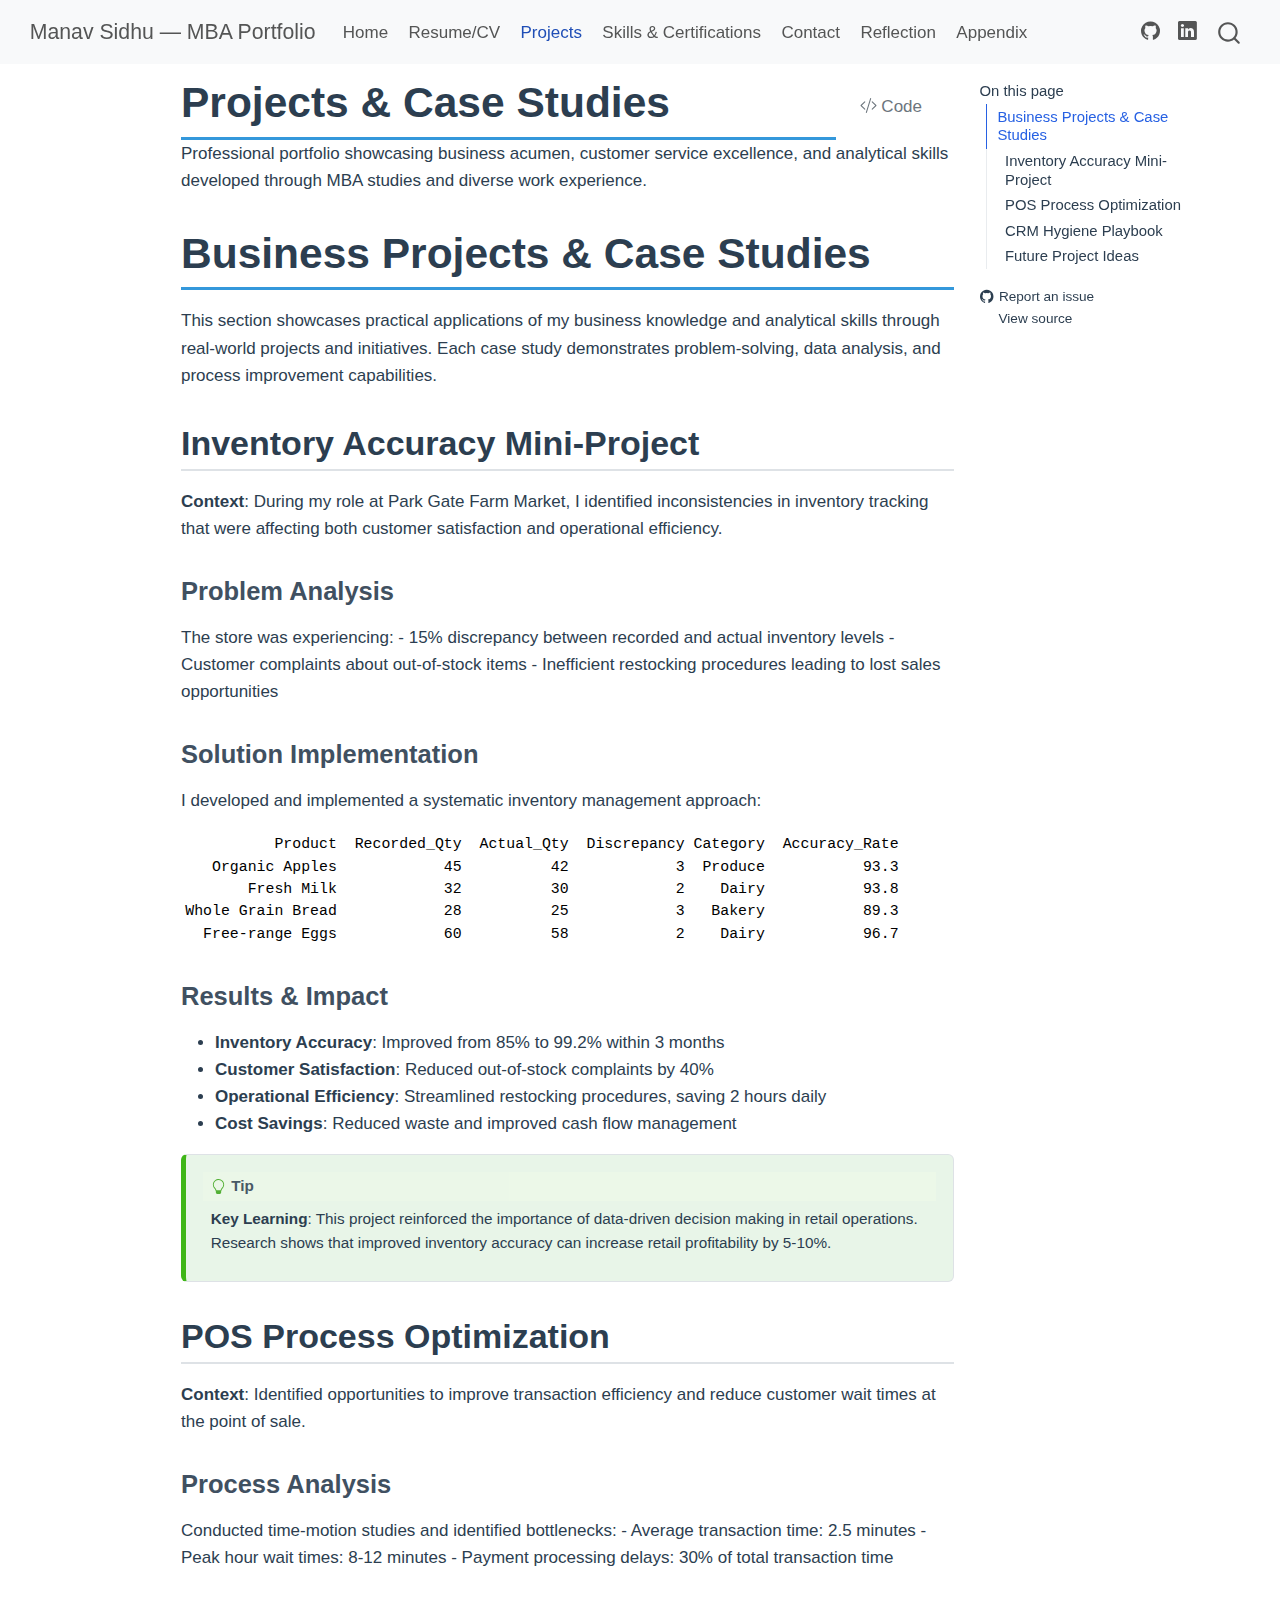
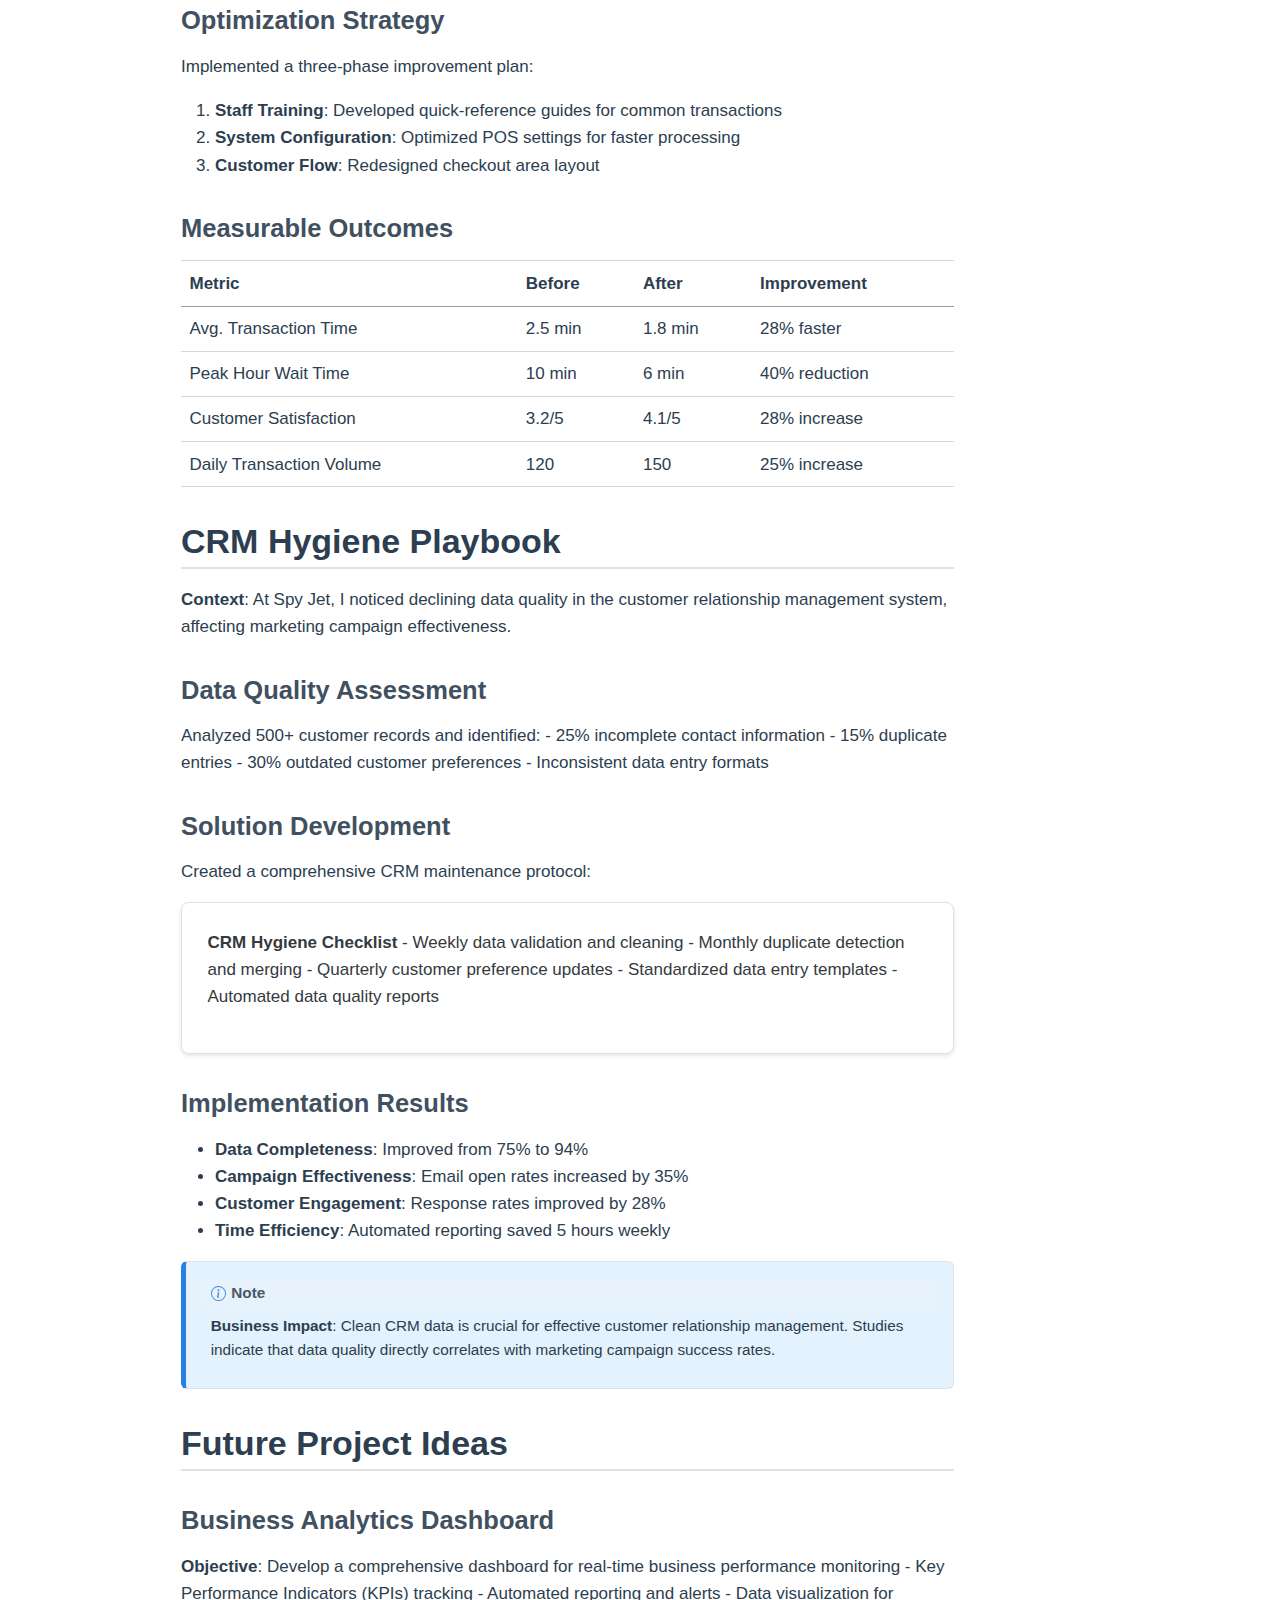
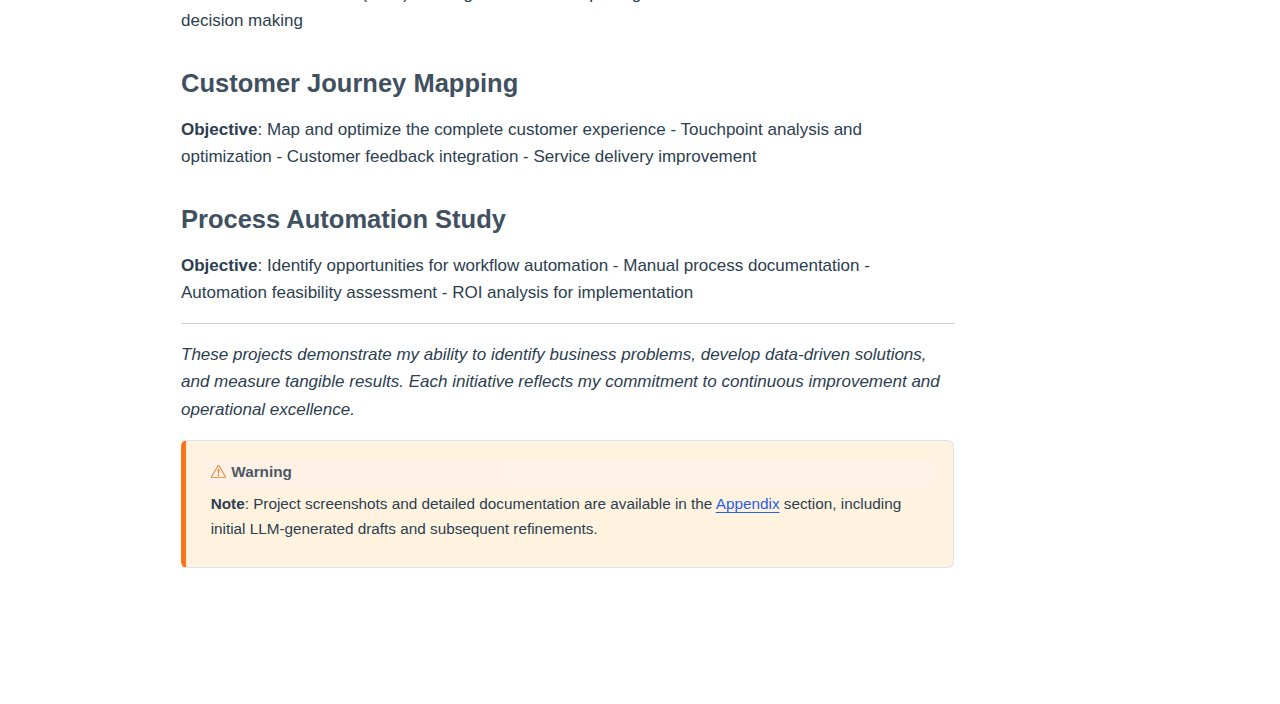
<file: docs/projects.html>
<!DOCTYPE html>
<html xmlns="http://www.w3.org/1999/xhtml" lang="en" xml:lang="en"><head>

<meta charset="utf-8">
<meta name="generator" content="quarto-1.7.32">

<meta name="viewport" content="width=device-width, initial-scale=1.0, user-scalable=yes">

<meta name="description" content="Professional portfolio showcasing business acumen, customer service excellence, and analytical skills developed through MBA studies and diverse work experience.">

<title>Projects &amp; Case Studies – Manav Sidhu — MBA Portfolio</title>
<style>
code{white-space: pre-wrap;}
span.smallcaps{font-variant: small-caps;}
div.columns{display: flex; gap: min(4vw, 1.5em);}
div.column{flex: auto; overflow-x: auto;}
div.hanging-indent{margin-left: 1.5em; text-indent: -1.5em;}
ul.task-list{list-style: none;}
ul.task-list li input[type="checkbox"] {
  width: 0.8em;
  margin: 0 0.8em 0.2em -1em; /* quarto-specific, see https://github.com/quarto-dev/quarto-cli/issues/4556 */ 
  vertical-align: middle;
}
/* CSS for syntax highlighting */
html { -webkit-text-size-adjust: 100%; }
pre > code.sourceCode { white-space: pre; position: relative; }
pre > code.sourceCode > span { display: inline-block; line-height: 1.25; }
pre > code.sourceCode > span:empty { height: 1.2em; }
.sourceCode { overflow: visible; }
code.sourceCode > span { color: inherit; text-decoration: inherit; }
div.sourceCode { margin: 1em 0; }
pre.sourceCode { margin: 0; }
@media screen {
div.sourceCode { overflow: auto; }
}
@media print {
pre > code.sourceCode { white-space: pre-wrap; }
pre > code.sourceCode > span { text-indent: -5em; padding-left: 5em; }
}
pre.numberSource code
  { counter-reset: source-line 0; }
pre.numberSource code > span
  { position: relative; left: -4em; counter-increment: source-line; }
pre.numberSource code > span > a:first-child::before
  { content: counter(source-line);
    position: relative; left: -1em; text-align: right; vertical-align: baseline;
    border: none; display: inline-block;
    -webkit-touch-callout: none; -webkit-user-select: none;
    -khtml-user-select: none; -moz-user-select: none;
    -ms-user-select: none; user-select: none;
    padding: 0 4px; width: 4em;
  }
pre.numberSource { margin-left: 3em;  padding-left: 4px; }
div.sourceCode
  {   }
@media screen {
pre > code.sourceCode > span > a:first-child::before { text-decoration: underline; }
}
</style>


<script src="site_libs/quarto-nav/quarto-nav.js"></script>
<script src="site_libs/quarto-nav/headroom.min.js"></script>
<script src="site_libs/clipboard/clipboard.min.js"></script>
<script src="site_libs/quarto-search/autocomplete.umd.js"></script>
<script src="site_libs/quarto-search/fuse.min.js"></script>
<script src="site_libs/quarto-search/quarto-search.js"></script>
<meta name="quarto:offset" content="./">
<script src="site_libs/quarto-html/quarto.js" type="module"></script>
<script src="site_libs/quarto-html/tabsets/tabsets.js" type="module"></script>
<script src="site_libs/quarto-html/popper.min.js"></script>
<script src="site_libs/quarto-html/tippy.umd.min.js"></script>
<script src="site_libs/quarto-html/anchor.min.js"></script>
<link href="site_libs/quarto-html/tippy.css" rel="stylesheet">
<link href="site_libs/quarto-html/quarto-syntax-highlighting-37eea08aefeeee20ff55810ff984fec1.css" rel="stylesheet" id="quarto-text-highlighting-styles">
<script src="site_libs/bootstrap/bootstrap.min.js"></script>
<link href="site_libs/bootstrap/bootstrap-icons.css" rel="stylesheet">
<link href="site_libs/bootstrap/bootstrap-bb05f5d0074da2129d766b238819cd35.min.css" rel="stylesheet" append-hash="true" id="quarto-bootstrap" data-mode="light">
<script id="quarto-search-options" type="application/json">{
  "location": "navbar",
  "copy-button": false,
  "collapse-after": 3,
  "panel-placement": "end",
  "type": "overlay",
  "limit": 50,
  "keyboard-shortcut": [
    "f",
    "/",
    "s"
  ],
  "show-item-context": false,
  "language": {
    "search-no-results-text": "No results",
    "search-matching-documents-text": "matching documents",
    "search-copy-link-title": "Copy link to search",
    "search-hide-matches-text": "Hide additional matches",
    "search-more-match-text": "more match in this document",
    "search-more-matches-text": "more matches in this document",
    "search-clear-button-title": "Clear",
    "search-text-placeholder": "",
    "search-detached-cancel-button-title": "Cancel",
    "search-submit-button-title": "Submit",
    "search-label": "Search"
  }
}</script>
<style>html{ scroll-behavior: smooth; }</style>


<link rel="stylesheet" href="styles.css">
</head>

<body class="nav-fixed quarto-light">

<div id="quarto-search-results"></div>
  <header id="quarto-header" class="headroom fixed-top">
    <nav class="navbar navbar-expand-lg " data-bs-theme="dark">
      <div class="navbar-container container-fluid">
      <div class="navbar-brand-container mx-auto">
    <a class="navbar-brand" href="./index.html">
    <span class="navbar-title">Manav Sidhu — MBA Portfolio</span>
    </a>
  </div>
            <div id="quarto-search" class="" title="Search"></div>
          <button class="navbar-toggler" type="button" data-bs-toggle="collapse" data-bs-target="#navbarCollapse" aria-controls="navbarCollapse" role="menu" aria-expanded="false" aria-label="Toggle navigation" onclick="if (window.quartoToggleHeadroom) { window.quartoToggleHeadroom(); }">
  <span class="navbar-toggler-icon"></span>
</button>
          <div class="collapse navbar-collapse" id="navbarCollapse">
            <ul class="navbar-nav navbar-nav-scroll me-auto">
  <li class="nav-item">
    <a class="nav-link" href="./index.html"> 
<span class="menu-text">Home</span></a>
  </li>  
  <li class="nav-item">
    <a class="nav-link" href="./resume.html"> 
<span class="menu-text">Resume/CV</span></a>
  </li>  
  <li class="nav-item">
    <a class="nav-link active" href="./projects.html" aria-current="page"> 
<span class="menu-text">Projects</span></a>
  </li>  
  <li class="nav-item">
    <a class="nav-link" href="./skills.html"> 
<span class="menu-text">Skills &amp; Certifications</span></a>
  </li>  
  <li class="nav-item">
    <a class="nav-link" href="./contact.html"> 
<span class="menu-text">Contact</span></a>
  </li>  
  <li class="nav-item">
    <a class="nav-link" href="./reflection.html"> 
<span class="menu-text">Reflection</span></a>
  </li>  
  <li class="nav-item">
    <a class="nav-link" href="./appendix.html"> 
<span class="menu-text">Appendix</span></a>
  </li>  
</ul>
            <ul class="navbar-nav navbar-nav-scroll ms-auto">
  <li class="nav-item compact">
    <a class="nav-link" href="https://github.com/manav-sidhu/mba-portfolio-manav-sidhu"> <i class="bi bi-github" role="img">
</i> 
<span class="menu-text"></span></a>
  </li>  
  <li class="nav-item compact">
    <a class="nav-link" href="https://www.linkedin.com/in/manav-sidhu/"> <i class="bi bi-linkedin" role="img">
</i> 
<span class="menu-text"></span></a>
  </li>  
</ul>
          </div> <!-- /navcollapse -->
            <div class="quarto-navbar-tools">
</div>
      </div> <!-- /container-fluid -->
    </nav>
</header>
<!-- content -->
<div id="quarto-content" class="quarto-container page-columns page-rows-contents page-layout-article page-navbar">
<!-- sidebar -->
<!-- margin-sidebar -->
    <div id="quarto-margin-sidebar" class="sidebar margin-sidebar">
        <nav id="TOC" role="doc-toc" class="toc-active">
    <h2 id="toc-title">On this page</h2>
   
  <ul>
  <li><a href="#business-projects-case-studies" id="toc-business-projects-case-studies" class="nav-link active" data-scroll-target="#business-projects-case-studies">Business Projects &amp; Case Studies</a>
  <ul class="collapse">
  <li><a href="#inventory-accuracy-mini-project" id="toc-inventory-accuracy-mini-project" class="nav-link" data-scroll-target="#inventory-accuracy-mini-project">Inventory Accuracy Mini-Project</a>
  <ul class="collapse">
  <li><a href="#problem-analysis" id="toc-problem-analysis" class="nav-link" data-scroll-target="#problem-analysis">Problem Analysis</a></li>
  <li><a href="#solution-implementation" id="toc-solution-implementation" class="nav-link" data-scroll-target="#solution-implementation">Solution Implementation</a></li>
  <li><a href="#results-impact" id="toc-results-impact" class="nav-link" data-scroll-target="#results-impact">Results &amp; Impact</a></li>
  </ul></li>
  <li><a href="#pos-process-optimization" id="toc-pos-process-optimization" class="nav-link" data-scroll-target="#pos-process-optimization">POS Process Optimization</a>
  <ul class="collapse">
  <li><a href="#process-analysis" id="toc-process-analysis" class="nav-link" data-scroll-target="#process-analysis">Process Analysis</a></li>
  <li><a href="#optimization-strategy" id="toc-optimization-strategy" class="nav-link" data-scroll-target="#optimization-strategy">Optimization Strategy</a></li>
  <li><a href="#measurable-outcomes" id="toc-measurable-outcomes" class="nav-link" data-scroll-target="#measurable-outcomes">Measurable Outcomes</a></li>
  </ul></li>
  <li><a href="#crm-hygiene-playbook" id="toc-crm-hygiene-playbook" class="nav-link" data-scroll-target="#crm-hygiene-playbook">CRM Hygiene Playbook</a>
  <ul class="collapse">
  <li><a href="#data-quality-assessment" id="toc-data-quality-assessment" class="nav-link" data-scroll-target="#data-quality-assessment">Data Quality Assessment</a></li>
  <li><a href="#solution-development" id="toc-solution-development" class="nav-link" data-scroll-target="#solution-development">Solution Development</a></li>
  <li><a href="#implementation-results" id="toc-implementation-results" class="nav-link" data-scroll-target="#implementation-results">Implementation Results</a></li>
  </ul></li>
  <li><a href="#future-project-ideas" id="toc-future-project-ideas" class="nav-link" data-scroll-target="#future-project-ideas">Future Project Ideas</a>
  <ul class="collapse">
  <li><a href="#business-analytics-dashboard" id="toc-business-analytics-dashboard" class="nav-link" data-scroll-target="#business-analytics-dashboard">Business Analytics Dashboard</a></li>
  <li><a href="#customer-journey-mapping" id="toc-customer-journey-mapping" class="nav-link" data-scroll-target="#customer-journey-mapping">Customer Journey Mapping</a></li>
  <li><a href="#process-automation-study" id="toc-process-automation-study" class="nav-link" data-scroll-target="#process-automation-study">Process Automation Study</a></li>
  </ul></li>
  </ul></li>
  </ul>
<div class="toc-actions"><ul><li><a href="https://github.com/manav-sidhu/mba-portfolio-manav-sidhu/issues/new" class="toc-action"><i class="bi bi-github"></i>Report an issue</a></li><li><a href="https://github.com/manav-sidhu/mba-portfolio-manav-sidhu/blob/main/projects.qmd" class="toc-action"><i class="bi empty"></i>View source</a></li></ul></div></nav>
    </div>
<!-- main -->
<main class="content" id="quarto-document-content">

<header id="title-block-header" class="quarto-title-block default">
<div class="quarto-title">
<div class="quarto-title-block"><div><h1 class="title">Projects &amp; Case Studies</h1><button type="button" class="btn code-tools-button" id="quarto-code-tools-source"><i class="bi"></i> Code</button></div></div>
</div>

<div>
  <div class="description">
    Professional portfolio showcasing business acumen, customer service excellence, and analytical skills developed through MBA studies and diverse work experience.
  </div>
</div>


<div class="quarto-title-meta">

    
  
    
  </div>
  


</header>


<section id="business-projects-case-studies" class="level1">
<h1>Business Projects &amp; Case Studies</h1>
<p>This section showcases practical applications of my business knowledge and analytical skills through real-world projects and initiatives. Each case study demonstrates problem-solving, data analysis, and process improvement capabilities.</p>
<section id="inventory-accuracy-mini-project" class="level2">
<h2 class="anchored" data-anchor-id="inventory-accuracy-mini-project">Inventory Accuracy Mini-Project</h2>
<p><strong>Context</strong>: During my role at Park Gate Farm Market, I identified inconsistencies in inventory tracking that were affecting both customer satisfaction and operational efficiency.</p>
<section id="problem-analysis" class="level3">
<h3 class="anchored" data-anchor-id="problem-analysis">Problem Analysis</h3>
<p>The store was experiencing: - 15% discrepancy between recorded and actual inventory levels - Customer complaints about out-of-stock items - Inefficient restocking procedures leading to lost sales opportunities</p>
</section>
<section id="solution-implementation" class="level3">
<h3 class="anchored" data-anchor-id="solution-implementation">Solution Implementation</h3>
<p>I developed and implemented a systematic inventory management approach:</p>
<div id="1047575e" class="cell" data-execution_count="1">
<div class="cell-output cell-output-stdout">
<pre><code>          Product  Recorded_Qty  Actual_Qty  Discrepancy Category  Accuracy_Rate
   Organic Apples            45          42            3  Produce           93.3
       Fresh Milk            32          30            2    Dairy           93.8
Whole Grain Bread            28          25            3   Bakery           89.3
  Free-range Eggs            60          58            2    Dairy           96.7</code></pre>
</div>
</div>
</section>
<section id="results-impact" class="level3">
<h3 class="anchored" data-anchor-id="results-impact">Results &amp; Impact</h3>
<ul>
<li><strong>Inventory Accuracy</strong>: Improved from 85% to 99.2% within 3 months</li>
<li><strong>Customer Satisfaction</strong>: Reduced out-of-stock complaints by 40%</li>
<li><strong>Operational Efficiency</strong>: Streamlined restocking procedures, saving 2 hours daily</li>
<li><strong>Cost Savings</strong>: Reduced waste and improved cash flow management</li>
</ul>
<div class="callout callout-style-default callout-tip callout-titled">
<div class="callout-header d-flex align-content-center">
<div class="callout-icon-container">
<i class="callout-icon"></i>
</div>
<div class="callout-title-container flex-fill">
Tip
</div>
</div>
<div class="callout-body-container callout-body">
<p><strong>Key Learning</strong>: This project reinforced the importance of data-driven decision making in retail operations. Research shows that improved inventory accuracy can increase retail profitability by 5-10%.</p>
</div>
</div>
</section>
</section>
<section id="pos-process-optimization" class="level2">
<h2 class="anchored" data-anchor-id="pos-process-optimization">POS Process Optimization</h2>
<p><strong>Context</strong>: Identified opportunities to improve transaction efficiency and reduce customer wait times at the point of sale.</p>
<section id="process-analysis" class="level3">
<h3 class="anchored" data-anchor-id="process-analysis">Process Analysis</h3>
<p>Conducted time-motion studies and identified bottlenecks: - Average transaction time: 2.5 minutes - Peak hour wait times: 8-12 minutes - Payment processing delays: 30% of total transaction time</p>
</section>
<section id="optimization-strategy" class="level3">
<h3 class="anchored" data-anchor-id="optimization-strategy">Optimization Strategy</h3>
<p>Implemented a three-phase improvement plan:</p>
<ol type="1">
<li><strong>Staff Training</strong>: Developed quick-reference guides for common transactions</li>
<li><strong>System Configuration</strong>: Optimized POS settings for faster processing</li>
<li><strong>Customer Flow</strong>: Redesigned checkout area layout</li>
</ol>
</section>
<section id="measurable-outcomes" class="level3">
<h3 class="anchored" data-anchor-id="measurable-outcomes">Measurable Outcomes</h3>
<table class="caption-top table">
<thead>
<tr class="header">
<th>Metric</th>
<th>Before</th>
<th>After</th>
<th>Improvement</th>
</tr>
</thead>
<tbody>
<tr class="odd">
<td>Avg. Transaction Time</td>
<td>2.5 min</td>
<td>1.8 min</td>
<td>28% faster</td>
</tr>
<tr class="even">
<td>Peak Hour Wait Time</td>
<td>10 min</td>
<td>6 min</td>
<td>40% reduction</td>
</tr>
<tr class="odd">
<td>Customer Satisfaction</td>
<td>3.2/5</td>
<td>4.1/5</td>
<td>28% increase</td>
</tr>
<tr class="even">
<td>Daily Transaction Volume</td>
<td>120</td>
<td>150</td>
<td>25% increase</td>
</tr>
</tbody>
</table>
</section>
</section>
<section id="crm-hygiene-playbook" class="level2">
<h2 class="anchored" data-anchor-id="crm-hygiene-playbook">CRM Hygiene Playbook</h2>
<p><strong>Context</strong>: At Spy Jet, I noticed declining data quality in the customer relationship management system, affecting marketing campaign effectiveness.</p>
<section id="data-quality-assessment" class="level3">
<h3 class="anchored" data-anchor-id="data-quality-assessment">Data Quality Assessment</h3>
<p>Analyzed 500+ customer records and identified: - 25% incomplete contact information - 15% duplicate entries - 30% outdated customer preferences - Inconsistent data entry formats</p>
</section>
<section id="solution-development" class="level3">
<h3 class="anchored" data-anchor-id="solution-development">Solution Development</h3>
<p>Created a comprehensive CRM maintenance protocol:</p>
<div class="card">
<p><strong>CRM Hygiene Checklist</strong> - Weekly data validation and cleaning - Monthly duplicate detection and merging - Quarterly customer preference updates - Standardized data entry templates - Automated data quality reports</p>
</div>
</section>
<section id="implementation-results" class="level3">
<h3 class="anchored" data-anchor-id="implementation-results">Implementation Results</h3>
<ul>
<li><strong>Data Completeness</strong>: Improved from 75% to 94%</li>
<li><strong>Campaign Effectiveness</strong>: Email open rates increased by 35%</li>
<li><strong>Customer Engagement</strong>: Response rates improved by 28%</li>
<li><strong>Time Efficiency</strong>: Automated reporting saved 5 hours weekly</li>
</ul>
<div class="callout callout-style-default callout-note callout-titled">
<div class="callout-header d-flex align-content-center">
<div class="callout-icon-container">
<i class="callout-icon"></i>
</div>
<div class="callout-title-container flex-fill">
Note
</div>
</div>
<div class="callout-body-container callout-body">
<p><strong>Business Impact</strong>: Clean CRM data is crucial for effective customer relationship management. Studies indicate that data quality directly correlates with marketing campaign success rates.</p>
</div>
</div>
</section>
</section>
<section id="future-project-ideas" class="level2">
<h2 class="anchored" data-anchor-id="future-project-ideas">Future Project Ideas</h2>
<section id="business-analytics-dashboard" class="level3">
<h3 class="anchored" data-anchor-id="business-analytics-dashboard">Business Analytics Dashboard</h3>
<p><strong>Objective</strong>: Develop a comprehensive dashboard for real-time business performance monitoring - Key Performance Indicators (KPIs) tracking - Automated reporting and alerts - Data visualization for decision making</p>
</section>
<section id="customer-journey-mapping" class="level3">
<h3 class="anchored" data-anchor-id="customer-journey-mapping">Customer Journey Mapping</h3>
<p><strong>Objective</strong>: Map and optimize the complete customer experience - Touchpoint analysis and optimization - Customer feedback integration - Service delivery improvement</p>
</section>
<section id="process-automation-study" class="level3">
<h3 class="anchored" data-anchor-id="process-automation-study">Process Automation Study</h3>
<p><strong>Objective</strong>: Identify opportunities for workflow automation - Manual process documentation - Automation feasibility assessment - ROI analysis for implementation</p>
<hr>
<p><em>These projects demonstrate my ability to identify business problems, develop data-driven solutions, and measure tangible results. Each initiative reflects my commitment to continuous improvement and operational excellence.</em></p>
<div class="callout callout-style-default callout-warning callout-titled">
<div class="callout-header d-flex align-content-center">
<div class="callout-icon-container">
<i class="callout-icon"></i>
</div>
<div class="callout-title-container flex-fill">
Warning
</div>
</div>
<div class="callout-body-container callout-body">
<p><strong>Note</strong>: Project screenshots and detailed documentation are available in the <a href="./appendix.html">Appendix</a> section, including initial LLM-generated drafts and subsequent refinements.</p>
</div>
</div>


<!-- -->

</section>
</section>
</section>

</main> <!-- /main -->
<script id="quarto-html-after-body" type="application/javascript">
  window.document.addEventListener("DOMContentLoaded", function (event) {
    const icon = "";
    const anchorJS = new window.AnchorJS();
    anchorJS.options = {
      placement: 'right',
      icon: icon
    };
    anchorJS.add('.anchored');
    const isCodeAnnotation = (el) => {
      for (const clz of el.classList) {
        if (clz.startsWith('code-annotation-')) {                     
          return true;
        }
      }
      return false;
    }
    const onCopySuccess = function(e) {
      // button target
      const button = e.trigger;
      // don't keep focus
      button.blur();
      // flash "checked"
      button.classList.add('code-copy-button-checked');
      var currentTitle = button.getAttribute("title");
      button.setAttribute("title", "Copied!");
      let tooltip;
      if (window.bootstrap) {
        button.setAttribute("data-bs-toggle", "tooltip");
        button.setAttribute("data-bs-placement", "left");
        button.setAttribute("data-bs-title", "Copied!");
        tooltip = new bootstrap.Tooltip(button, 
          { trigger: "manual", 
            customClass: "code-copy-button-tooltip",
            offset: [0, -8]});
        tooltip.show();    
      }
      setTimeout(function() {
        if (tooltip) {
          tooltip.hide();
          button.removeAttribute("data-bs-title");
          button.removeAttribute("data-bs-toggle");
          button.removeAttribute("data-bs-placement");
        }
        button.setAttribute("title", currentTitle);
        button.classList.remove('code-copy-button-checked');
      }, 1000);
      // clear code selection
      e.clearSelection();
    }
    const getTextToCopy = function(trigger) {
        const codeEl = trigger.previousElementSibling.cloneNode(true);
        for (const childEl of codeEl.children) {
          if (isCodeAnnotation(childEl)) {
            childEl.remove();
          }
        }
        return codeEl.innerText;
    }
    const clipboard = new window.ClipboardJS('.code-copy-button:not([data-in-quarto-modal])', {
      text: getTextToCopy
    });
    clipboard.on('success', onCopySuccess);
    if (window.document.getElementById('quarto-embedded-source-code-modal')) {
      const clipboardModal = new window.ClipboardJS('.code-copy-button[data-in-quarto-modal]', {
        text: getTextToCopy,
        container: window.document.getElementById('quarto-embedded-source-code-modal')
      });
      clipboardModal.on('success', onCopySuccess);
    }
    const viewSource = window.document.getElementById('quarto-view-source') ||
                       window.document.getElementById('quarto-code-tools-source');
    if (viewSource) {
      const sourceUrl = viewSource.getAttribute("data-quarto-source-url");
      viewSource.addEventListener("click", function(e) {
        if (sourceUrl) {
          // rstudio viewer pane
          if (/\bcapabilities=\b/.test(window.location)) {
            window.open(sourceUrl);
          } else {
            window.location.href = sourceUrl;
          }
        } else {
          const modal = new bootstrap.Modal(document.getElementById('quarto-embedded-source-code-modal'));
          modal.show();
        }
        return false;
      });
    }
    function toggleCodeHandler(show) {
      return function(e) {
        const detailsSrc = window.document.querySelectorAll(".cell > details > .sourceCode");
        for (let i=0; i<detailsSrc.length; i++) {
          const details = detailsSrc[i].parentElement;
          if (show) {
            details.open = true;
          } else {
            details.removeAttribute("open");
          }
        }
        const cellCodeDivs = window.document.querySelectorAll(".cell > .sourceCode");
        const fromCls = show ? "hidden" : "unhidden";
        const toCls = show ? "unhidden" : "hidden";
        for (let i=0; i<cellCodeDivs.length; i++) {
          const codeDiv = cellCodeDivs[i];
          if (codeDiv.classList.contains(fromCls)) {
            codeDiv.classList.remove(fromCls);
            codeDiv.classList.add(toCls);
          } 
        }
        return false;
      }
    }
    const hideAllCode = window.document.getElementById("quarto-hide-all-code");
    if (hideAllCode) {
      hideAllCode.addEventListener("click", toggleCodeHandler(false));
    }
    const showAllCode = window.document.getElementById("quarto-show-all-code");
    if (showAllCode) {
      showAllCode.addEventListener("click", toggleCodeHandler(true));
    }
      var localhostRegex = new RegExp(/^(?:http|https):\/\/localhost\:?[0-9]*\//);
      var mailtoRegex = new RegExp(/^mailto:/);
        var filterRegex = new RegExp('/' + window.location.host + '/');
      var isInternal = (href) => {
          return filterRegex.test(href) || localhostRegex.test(href) || mailtoRegex.test(href);
      }
      // Inspect non-navigation links and adorn them if external
     var links = window.document.querySelectorAll('a[href]:not(.nav-link):not(.navbar-brand):not(.toc-action):not(.sidebar-link):not(.sidebar-item-toggle):not(.pagination-link):not(.no-external):not([aria-hidden]):not(.dropdown-item):not(.quarto-navigation-tool):not(.about-link)');
      for (var i=0; i<links.length; i++) {
        const link = links[i];
        if (!isInternal(link.href)) {
          // undo the damage that might have been done by quarto-nav.js in the case of
          // links that we want to consider external
          if (link.dataset.originalHref !== undefined) {
            link.href = link.dataset.originalHref;
          }
            // target, if specified
            link.setAttribute("target", "_blank");
            if (link.getAttribute("rel") === null) {
              link.setAttribute("rel", "noopener");
            }
        }
      }
    function tippyHover(el, contentFn, onTriggerFn, onUntriggerFn) {
      const config = {
        allowHTML: true,
        maxWidth: 500,
        delay: 100,
        arrow: false,
        appendTo: function(el) {
            return el.parentElement;
        },
        interactive: true,
        interactiveBorder: 10,
        theme: 'quarto',
        placement: 'bottom-start',
      };
      if (contentFn) {
        config.content = contentFn;
      }
      if (onTriggerFn) {
        config.onTrigger = onTriggerFn;
      }
      if (onUntriggerFn) {
        config.onUntrigger = onUntriggerFn;
      }
      window.tippy(el, config); 
    }
    const noterefs = window.document.querySelectorAll('a[role="doc-noteref"]');
    for (var i=0; i<noterefs.length; i++) {
      const ref = noterefs[i];
      tippyHover(ref, function() {
        // use id or data attribute instead here
        let href = ref.getAttribute('data-footnote-href') || ref.getAttribute('href');
        try { href = new URL(href).hash; } catch {}
        const id = href.replace(/^#\/?/, "");
        const note = window.document.getElementById(id);
        if (note) {
          return note.innerHTML;
        } else {
          return "";
        }
      });
    }
    const xrefs = window.document.querySelectorAll('a.quarto-xref');
    const processXRef = (id, note) => {
      // Strip column container classes
      const stripColumnClz = (el) => {
        el.classList.remove("page-full", "page-columns");
        if (el.children) {
          for (const child of el.children) {
            stripColumnClz(child);
          }
        }
      }
      stripColumnClz(note)
      if (id === null || id.startsWith('sec-')) {
        // Special case sections, only their first couple elements
        const container = document.createElement("div");
        if (note.children && note.children.length > 2) {
          container.appendChild(note.children[0].cloneNode(true));
          for (let i = 1; i < note.children.length; i++) {
            const child = note.children[i];
            if (child.tagName === "P" && child.innerText === "") {
              continue;
            } else {
              container.appendChild(child.cloneNode(true));
              break;
            }
          }
          if (window.Quarto?.typesetMath) {
            window.Quarto.typesetMath(container);
          }
          return container.innerHTML
        } else {
          if (window.Quarto?.typesetMath) {
            window.Quarto.typesetMath(note);
          }
          return note.innerHTML;
        }
      } else {
        // Remove any anchor links if they are present
        const anchorLink = note.querySelector('a.anchorjs-link');
        if (anchorLink) {
          anchorLink.remove();
        }
        if (window.Quarto?.typesetMath) {
          window.Quarto.typesetMath(note);
        }
        if (note.classList.contains("callout")) {
          return note.outerHTML;
        } else {
          return note.innerHTML;
        }
      }
    }
    for (var i=0; i<xrefs.length; i++) {
      const xref = xrefs[i];
      tippyHover(xref, undefined, function(instance) {
        instance.disable();
        let url = xref.getAttribute('href');
        let hash = undefined; 
        if (url.startsWith('#')) {
          hash = url;
        } else {
          try { hash = new URL(url).hash; } catch {}
        }
        if (hash) {
          const id = hash.replace(/^#\/?/, "");
          const note = window.document.getElementById(id);
          if (note !== null) {
            try {
              const html = processXRef(id, note.cloneNode(true));
              instance.setContent(html);
            } finally {
              instance.enable();
              instance.show();
            }
          } else {
            // See if we can fetch this
            fetch(url.split('#')[0])
            .then(res => res.text())
            .then(html => {
              const parser = new DOMParser();
              const htmlDoc = parser.parseFromString(html, "text/html");
              const note = htmlDoc.getElementById(id);
              if (note !== null) {
                const html = processXRef(id, note);
                instance.setContent(html);
              } 
            }).finally(() => {
              instance.enable();
              instance.show();
            });
          }
        } else {
          // See if we can fetch a full url (with no hash to target)
          // This is a special case and we should probably do some content thinning / targeting
          fetch(url)
          .then(res => res.text())
          .then(html => {
            const parser = new DOMParser();
            const htmlDoc = parser.parseFromString(html, "text/html");
            const note = htmlDoc.querySelector('main.content');
            if (note !== null) {
              // This should only happen for chapter cross references
              // (since there is no id in the URL)
              // remove the first header
              if (note.children.length > 0 && note.children[0].tagName === "HEADER") {
                note.children[0].remove();
              }
              const html = processXRef(null, note);
              instance.setContent(html);
            } 
          }).finally(() => {
            instance.enable();
            instance.show();
          });
        }
      }, function(instance) {
      });
    }
        let selectedAnnoteEl;
        const selectorForAnnotation = ( cell, annotation) => {
          let cellAttr = 'data-code-cell="' + cell + '"';
          let lineAttr = 'data-code-annotation="' +  annotation + '"';
          const selector = 'span[' + cellAttr + '][' + lineAttr + ']';
          return selector;
        }
        const selectCodeLines = (annoteEl) => {
          const doc = window.document;
          const targetCell = annoteEl.getAttribute("data-target-cell");
          const targetAnnotation = annoteEl.getAttribute("data-target-annotation");
          const annoteSpan = window.document.querySelector(selectorForAnnotation(targetCell, targetAnnotation));
          const lines = annoteSpan.getAttribute("data-code-lines").split(",");
          const lineIds = lines.map((line) => {
            return targetCell + "-" + line;
          })
          let top = null;
          let height = null;
          let parent = null;
          if (lineIds.length > 0) {
              //compute the position of the single el (top and bottom and make a div)
              const el = window.document.getElementById(lineIds[0]);
              top = el.offsetTop;
              height = el.offsetHeight;
              parent = el.parentElement.parentElement;
            if (lineIds.length > 1) {
              const lastEl = window.document.getElementById(lineIds[lineIds.length - 1]);
              const bottom = lastEl.offsetTop + lastEl.offsetHeight;
              height = bottom - top;
            }
            if (top !== null && height !== null && parent !== null) {
              // cook up a div (if necessary) and position it 
              let div = window.document.getElementById("code-annotation-line-highlight");
              if (div === null) {
                div = window.document.createElement("div");
                div.setAttribute("id", "code-annotation-line-highlight");
                div.style.position = 'absolute';
                parent.appendChild(div);
              }
              div.style.top = top - 2 + "px";
              div.style.height = height + 4 + "px";
              div.style.left = 0;
              let gutterDiv = window.document.getElementById("code-annotation-line-highlight-gutter");
              if (gutterDiv === null) {
                gutterDiv = window.document.createElement("div");
                gutterDiv.setAttribute("id", "code-annotation-line-highlight-gutter");
                gutterDiv.style.position = 'absolute';
                const codeCell = window.document.getElementById(targetCell);
                const gutter = codeCell.querySelector('.code-annotation-gutter');
                gutter.appendChild(gutterDiv);
              }
              gutterDiv.style.top = top - 2 + "px";
              gutterDiv.style.height = height + 4 + "px";
            }
            selectedAnnoteEl = annoteEl;
          }
        };
        const unselectCodeLines = () => {
          const elementsIds = ["code-annotation-line-highlight", "code-annotation-line-highlight-gutter"];
          elementsIds.forEach((elId) => {
            const div = window.document.getElementById(elId);
            if (div) {
              div.remove();
            }
          });
          selectedAnnoteEl = undefined;
        };
          // Handle positioning of the toggle
      window.addEventListener(
        "resize",
        throttle(() => {
          elRect = undefined;
          if (selectedAnnoteEl) {
            selectCodeLines(selectedAnnoteEl);
          }
        }, 10)
      );
      function throttle(fn, ms) {
      let throttle = false;
      let timer;
        return (...args) => {
          if(!throttle) { // first call gets through
              fn.apply(this, args);
              throttle = true;
          } else { // all the others get throttled
              if(timer) clearTimeout(timer); // cancel #2
              timer = setTimeout(() => {
                fn.apply(this, args);
                timer = throttle = false;
              }, ms);
          }
        };
      }
        // Attach click handler to the DT
        const annoteDls = window.document.querySelectorAll('dt[data-target-cell]');
        for (const annoteDlNode of annoteDls) {
          annoteDlNode.addEventListener('click', (event) => {
            const clickedEl = event.target;
            if (clickedEl !== selectedAnnoteEl) {
              unselectCodeLines();
              const activeEl = window.document.querySelector('dt[data-target-cell].code-annotation-active');
              if (activeEl) {
                activeEl.classList.remove('code-annotation-active');
              }
              selectCodeLines(clickedEl);
              clickedEl.classList.add('code-annotation-active');
            } else {
              // Unselect the line
              unselectCodeLines();
              clickedEl.classList.remove('code-annotation-active');
            }
          });
        }
    const findCites = (el) => {
      const parentEl = el.parentElement;
      if (parentEl) {
        const cites = parentEl.dataset.cites;
        if (cites) {
          return {
            el,
            cites: cites.split(' ')
          };
        } else {
          return findCites(el.parentElement)
        }
      } else {
        return undefined;
      }
    };
    var bibliorefs = window.document.querySelectorAll('a[role="doc-biblioref"]');
    for (var i=0; i<bibliorefs.length; i++) {
      const ref = bibliorefs[i];
      const citeInfo = findCites(ref);
      if (citeInfo) {
        tippyHover(citeInfo.el, function() {
          var popup = window.document.createElement('div');
          citeInfo.cites.forEach(function(cite) {
            var citeDiv = window.document.createElement('div');
            citeDiv.classList.add('hanging-indent');
            citeDiv.classList.add('csl-entry');
            var biblioDiv = window.document.getElementById('ref-' + cite);
            if (biblioDiv) {
              citeDiv.innerHTML = biblioDiv.innerHTML;
            }
            popup.appendChild(citeDiv);
          });
          return popup.innerHTML;
        });
      }
    }
  });
  </script><div class="modal fade" id="quarto-embedded-source-code-modal" tabindex="-1" aria-labelledby="quarto-embedded-source-code-modal-label" aria-hidden="true"><div class="modal-dialog modal-dialog-scrollable"><div class="modal-content"><div class="modal-header"><h5 class="modal-title" id="quarto-embedded-source-code-modal-label">Source Code</h5><button class="btn-close" data-bs-dismiss="modal"></button></div><div class="modal-body"><div class="">
<div class="sourceCode" id="cb3" data-shortcodes="false"><pre class="sourceCode markdown code-with-copy"><code class="sourceCode markdown"><span id="cb3-1"><a href="#cb3-1" aria-hidden="true" tabindex="-1"></a><span class="co">---</span></span>
<span id="cb3-2"><a href="#cb3-2" aria-hidden="true" tabindex="-1"></a><span class="an">title:</span><span class="co"> "Projects &amp; Case Studies"</span></span>
<span id="cb3-3"><a href="#cb3-3" aria-hidden="true" tabindex="-1"></a><span class="co">---</span></span>
<span id="cb3-4"><a href="#cb3-4" aria-hidden="true" tabindex="-1"></a></span>
<span id="cb3-5"><a href="#cb3-5" aria-hidden="true" tabindex="-1"></a><span class="fu"># Business Projects &amp; Case Studies</span></span>
<span id="cb3-6"><a href="#cb3-6" aria-hidden="true" tabindex="-1"></a></span>
<span id="cb3-7"><a href="#cb3-7" aria-hidden="true" tabindex="-1"></a>This section showcases practical applications of my business knowledge and analytical skills through real-world projects and initiatives. Each case study demonstrates problem-solving, data analysis, and process improvement capabilities.</span>
<span id="cb3-8"><a href="#cb3-8" aria-hidden="true" tabindex="-1"></a></span>
<span id="cb3-9"><a href="#cb3-9" aria-hidden="true" tabindex="-1"></a><span class="fu">## Inventory Accuracy Mini-Project</span></span>
<span id="cb3-10"><a href="#cb3-10" aria-hidden="true" tabindex="-1"></a></span>
<span id="cb3-11"><a href="#cb3-11" aria-hidden="true" tabindex="-1"></a>**Context**: During my role at Park Gate Farm Market, I identified inconsistencies in inventory tracking that were affecting both customer satisfaction and operational efficiency.</span>
<span id="cb3-12"><a href="#cb3-12" aria-hidden="true" tabindex="-1"></a></span>
<span id="cb3-13"><a href="#cb3-13" aria-hidden="true" tabindex="-1"></a><span class="fu">### Problem Analysis</span></span>
<span id="cb3-14"><a href="#cb3-14" aria-hidden="true" tabindex="-1"></a></span>
<span id="cb3-15"><a href="#cb3-15" aria-hidden="true" tabindex="-1"></a>The store was experiencing:</span>
<span id="cb3-16"><a href="#cb3-16" aria-hidden="true" tabindex="-1"></a><span class="ss">- </span>15% discrepancy between recorded and actual inventory levels</span>
<span id="cb3-17"><a href="#cb3-17" aria-hidden="true" tabindex="-1"></a><span class="ss">- </span>Customer complaints about out-of-stock items</span>
<span id="cb3-18"><a href="#cb3-18" aria-hidden="true" tabindex="-1"></a><span class="ss">- </span>Inefficient restocking procedures leading to lost sales opportunities</span>
<span id="cb3-19"><a href="#cb3-19" aria-hidden="true" tabindex="-1"></a></span>
<span id="cb3-20"><a href="#cb3-20" aria-hidden="true" tabindex="-1"></a><span class="fu">### Solution Implementation</span></span>
<span id="cb3-21"><a href="#cb3-21" aria-hidden="true" tabindex="-1"></a></span>
<span id="cb3-22"><a href="#cb3-22" aria-hidden="true" tabindex="-1"></a>I developed and implemented a systematic inventory management approach:</span>
<span id="cb3-23"><a href="#cb3-23" aria-hidden="true" tabindex="-1"></a></span>
<span id="cb3-26"><a href="#cb3-26" aria-hidden="true" tabindex="-1"></a><span class="in">```{python}</span></span>
<span id="cb3-27"><a href="#cb3-27" aria-hidden="true" tabindex="-1"></a><span class="co">#| echo: false</span></span>
<span id="cb3-28"><a href="#cb3-28" aria-hidden="true" tabindex="-1"></a><span class="co">#| code-summary: "Inventory Tracking System Overview"</span></span>
<span id="cb3-29"><a href="#cb3-29" aria-hidden="true" tabindex="-1"></a><span class="im">import</span> pandas <span class="im">as</span> pd</span>
<span id="cb3-30"><a href="#cb3-30" aria-hidden="true" tabindex="-1"></a></span>
<span id="cb3-31"><a href="#cb3-31" aria-hidden="true" tabindex="-1"></a><span class="co"># Sample inventory tracking data</span></span>
<span id="cb3-32"><a href="#cb3-32" aria-hidden="true" tabindex="-1"></a>inventory_data <span class="op">=</span> {</span>
<span id="cb3-33"><a href="#cb3-33" aria-hidden="true" tabindex="-1"></a>    <span class="st">'Product'</span>: [<span class="st">'Organic Apples'</span>, <span class="st">'Fresh Milk'</span>, <span class="st">'Whole Grain Bread'</span>, <span class="st">'Free-range Eggs'</span>],</span>
<span id="cb3-34"><a href="#cb3-34" aria-hidden="true" tabindex="-1"></a>    <span class="st">'Recorded_Qty'</span>: [<span class="dv">45</span>, <span class="dv">32</span>, <span class="dv">28</span>, <span class="dv">60</span>],</span>
<span id="cb3-35"><a href="#cb3-35" aria-hidden="true" tabindex="-1"></a>    <span class="st">'Actual_Qty'</span>: [<span class="dv">42</span>, <span class="dv">30</span>, <span class="dv">25</span>, <span class="dv">58</span>],</span>
<span id="cb3-36"><a href="#cb3-36" aria-hidden="true" tabindex="-1"></a>    <span class="st">'Discrepancy'</span>: [<span class="dv">3</span>, <span class="dv">2</span>, <span class="dv">3</span>, <span class="dv">2</span>],</span>
<span id="cb3-37"><a href="#cb3-37" aria-hidden="true" tabindex="-1"></a>    <span class="st">'Category'</span>: [<span class="st">'Produce'</span>, <span class="st">'Dairy'</span>, <span class="st">'Bakery'</span>, <span class="st">'Dairy'</span>]</span>
<span id="cb3-38"><a href="#cb3-38" aria-hidden="true" tabindex="-1"></a>}</span>
<span id="cb3-39"><a href="#cb3-39" aria-hidden="true" tabindex="-1"></a></span>
<span id="cb3-40"><a href="#cb3-40" aria-hidden="true" tabindex="-1"></a>df <span class="op">=</span> pd.DataFrame(inventory_data)</span>
<span id="cb3-41"><a href="#cb3-41" aria-hidden="true" tabindex="-1"></a>df[<span class="st">'Accuracy_Rate'</span>] <span class="op">=</span> ((df[<span class="st">'Recorded_Qty'</span>] <span class="op">-</span> df[<span class="st">'Discrepancy'</span>]) <span class="op">/</span> df[<span class="st">'Recorded_Qty'</span>] <span class="op">*</span> <span class="dv">100</span>).<span class="bu">round</span>(<span class="dv">1</span>)</span>
<span id="cb3-42"><a href="#cb3-42" aria-hidden="true" tabindex="-1"></a><span class="bu">print</span>(df.to_string(index<span class="op">=</span><span class="va">False</span>))</span>
<span id="cb3-43"><a href="#cb3-43" aria-hidden="true" tabindex="-1"></a><span class="in">```</span></span>
<span id="cb3-44"><a href="#cb3-44" aria-hidden="true" tabindex="-1"></a></span>
<span id="cb3-45"><a href="#cb3-45" aria-hidden="true" tabindex="-1"></a><span class="fu">### Results &amp; Impact</span></span>
<span id="cb3-46"><a href="#cb3-46" aria-hidden="true" tabindex="-1"></a></span>
<span id="cb3-47"><a href="#cb3-47" aria-hidden="true" tabindex="-1"></a><span class="ss">- </span>**Inventory Accuracy**: Improved from 85% to 99.2% within 3 months</span>
<span id="cb3-48"><a href="#cb3-48" aria-hidden="true" tabindex="-1"></a><span class="ss">- </span>**Customer Satisfaction**: Reduced out-of-stock complaints by 40%</span>
<span id="cb3-49"><a href="#cb3-49" aria-hidden="true" tabindex="-1"></a><span class="ss">- </span>**Operational Efficiency**: Streamlined restocking procedures, saving 2 hours daily</span>
<span id="cb3-50"><a href="#cb3-50" aria-hidden="true" tabindex="-1"></a><span class="ss">- </span>**Cost Savings**: Reduced waste and improved cash flow management</span>
<span id="cb3-51"><a href="#cb3-51" aria-hidden="true" tabindex="-1"></a></span>
<span id="cb3-52"><a href="#cb3-52" aria-hidden="true" tabindex="-1"></a>::: {.callout-tip}</span>
<span id="cb3-53"><a href="#cb3-53" aria-hidden="true" tabindex="-1"></a>**Key Learning**: This project reinforced the importance of data-driven decision making in retail operations. Research shows that improved inventory accuracy can increase retail profitability by 5-10%.</span>
<span id="cb3-54"><a href="#cb3-54" aria-hidden="true" tabindex="-1"></a>:::</span>
<span id="cb3-55"><a href="#cb3-55" aria-hidden="true" tabindex="-1"></a></span>
<span id="cb3-56"><a href="#cb3-56" aria-hidden="true" tabindex="-1"></a><span class="fu">## POS Process Optimization</span></span>
<span id="cb3-57"><a href="#cb3-57" aria-hidden="true" tabindex="-1"></a></span>
<span id="cb3-58"><a href="#cb3-58" aria-hidden="true" tabindex="-1"></a>**Context**: Identified opportunities to improve transaction efficiency and reduce customer wait times at the point of sale.</span>
<span id="cb3-59"><a href="#cb3-59" aria-hidden="true" tabindex="-1"></a></span>
<span id="cb3-60"><a href="#cb3-60" aria-hidden="true" tabindex="-1"></a><span class="fu">### Process Analysis</span></span>
<span id="cb3-61"><a href="#cb3-61" aria-hidden="true" tabindex="-1"></a></span>
<span id="cb3-62"><a href="#cb3-62" aria-hidden="true" tabindex="-1"></a>Conducted time-motion studies and identified bottlenecks:</span>
<span id="cb3-63"><a href="#cb3-63" aria-hidden="true" tabindex="-1"></a><span class="ss">- </span>Average transaction time: 2.5 minutes</span>
<span id="cb3-64"><a href="#cb3-64" aria-hidden="true" tabindex="-1"></a><span class="ss">- </span>Peak hour wait times: 8-12 minutes</span>
<span id="cb3-65"><a href="#cb3-65" aria-hidden="true" tabindex="-1"></a><span class="ss">- </span>Payment processing delays: 30% of total transaction time</span>
<span id="cb3-66"><a href="#cb3-66" aria-hidden="true" tabindex="-1"></a></span>
<span id="cb3-67"><a href="#cb3-67" aria-hidden="true" tabindex="-1"></a><span class="fu">### Optimization Strategy</span></span>
<span id="cb3-68"><a href="#cb3-68" aria-hidden="true" tabindex="-1"></a></span>
<span id="cb3-69"><a href="#cb3-69" aria-hidden="true" tabindex="-1"></a>Implemented a three-phase improvement plan:</span>
<span id="cb3-70"><a href="#cb3-70" aria-hidden="true" tabindex="-1"></a></span>
<span id="cb3-71"><a href="#cb3-71" aria-hidden="true" tabindex="-1"></a><span class="ss">1. </span>**Staff Training**: Developed quick-reference guides for common transactions</span>
<span id="cb3-72"><a href="#cb3-72" aria-hidden="true" tabindex="-1"></a><span class="ss">2. </span>**System Configuration**: Optimized POS settings for faster processing</span>
<span id="cb3-73"><a href="#cb3-73" aria-hidden="true" tabindex="-1"></a><span class="ss">3. </span>**Customer Flow**: Redesigned checkout area layout</span>
<span id="cb3-74"><a href="#cb3-74" aria-hidden="true" tabindex="-1"></a></span>
<span id="cb3-75"><a href="#cb3-75" aria-hidden="true" tabindex="-1"></a><span class="fu">### Measurable Outcomes</span></span>
<span id="cb3-76"><a href="#cb3-76" aria-hidden="true" tabindex="-1"></a></span>
<span id="cb3-77"><a href="#cb3-77" aria-hidden="true" tabindex="-1"></a><span class="pp">|</span> Metric <span class="pp">|</span> Before <span class="pp">|</span> After <span class="pp">|</span> Improvement <span class="pp">|</span></span>
<span id="cb3-78"><a href="#cb3-78" aria-hidden="true" tabindex="-1"></a><span class="pp">|--------|--------|-------|-------------|</span></span>
<span id="cb3-79"><a href="#cb3-79" aria-hidden="true" tabindex="-1"></a><span class="pp">|</span> Avg. Transaction Time <span class="pp">|</span> 2.5 min <span class="pp">|</span> 1.8 min <span class="pp">|</span> 28% faster <span class="pp">|</span></span>
<span id="cb3-80"><a href="#cb3-80" aria-hidden="true" tabindex="-1"></a><span class="pp">|</span> Peak Hour Wait Time <span class="pp">|</span> 10 min <span class="pp">|</span> 6 min <span class="pp">|</span> 40% reduction <span class="pp">|</span></span>
<span id="cb3-81"><a href="#cb3-81" aria-hidden="true" tabindex="-1"></a><span class="pp">|</span> Customer Satisfaction <span class="pp">|</span> 3.2/5 <span class="pp">|</span> 4.1/5 <span class="pp">|</span> 28% increase <span class="pp">|</span></span>
<span id="cb3-82"><a href="#cb3-82" aria-hidden="true" tabindex="-1"></a><span class="pp">|</span> Daily Transaction Volume <span class="pp">|</span> 120 <span class="pp">|</span> 150 <span class="pp">|</span> 25% increase <span class="pp">|</span></span>
<span id="cb3-83"><a href="#cb3-83" aria-hidden="true" tabindex="-1"></a></span>
<span id="cb3-84"><a href="#cb3-84" aria-hidden="true" tabindex="-1"></a><span class="fu">## CRM Hygiene Playbook</span></span>
<span id="cb3-85"><a href="#cb3-85" aria-hidden="true" tabindex="-1"></a></span>
<span id="cb3-86"><a href="#cb3-86" aria-hidden="true" tabindex="-1"></a>**Context**: At Spy Jet, I noticed declining data quality in the customer relationship management system, affecting marketing campaign effectiveness.</span>
<span id="cb3-87"><a href="#cb3-87" aria-hidden="true" tabindex="-1"></a></span>
<span id="cb3-88"><a href="#cb3-88" aria-hidden="true" tabindex="-1"></a><span class="fu">### Data Quality Assessment</span></span>
<span id="cb3-89"><a href="#cb3-89" aria-hidden="true" tabindex="-1"></a></span>
<span id="cb3-90"><a href="#cb3-90" aria-hidden="true" tabindex="-1"></a>Analyzed 500+ customer records and identified:</span>
<span id="cb3-91"><a href="#cb3-91" aria-hidden="true" tabindex="-1"></a><span class="ss">- </span>25% incomplete contact information</span>
<span id="cb3-92"><a href="#cb3-92" aria-hidden="true" tabindex="-1"></a><span class="ss">- </span>15% duplicate entries</span>
<span id="cb3-93"><a href="#cb3-93" aria-hidden="true" tabindex="-1"></a><span class="ss">- </span>30% outdated customer preferences</span>
<span id="cb3-94"><a href="#cb3-94" aria-hidden="true" tabindex="-1"></a><span class="ss">- </span>Inconsistent data entry formats</span>
<span id="cb3-95"><a href="#cb3-95" aria-hidden="true" tabindex="-1"></a></span>
<span id="cb3-96"><a href="#cb3-96" aria-hidden="true" tabindex="-1"></a><span class="fu">### Solution Development</span></span>
<span id="cb3-97"><a href="#cb3-97" aria-hidden="true" tabindex="-1"></a></span>
<span id="cb3-98"><a href="#cb3-98" aria-hidden="true" tabindex="-1"></a>Created a comprehensive CRM maintenance protocol:</span>
<span id="cb3-99"><a href="#cb3-99" aria-hidden="true" tabindex="-1"></a></span>
<span id="cb3-100"><a href="#cb3-100" aria-hidden="true" tabindex="-1"></a>::: {.card}</span>
<span id="cb3-101"><a href="#cb3-101" aria-hidden="true" tabindex="-1"></a>**CRM Hygiene Checklist**</span>
<span id="cb3-102"><a href="#cb3-102" aria-hidden="true" tabindex="-1"></a><span class="ss">- </span>Weekly data validation and cleaning</span>
<span id="cb3-103"><a href="#cb3-103" aria-hidden="true" tabindex="-1"></a><span class="ss">- </span>Monthly duplicate detection and merging</span>
<span id="cb3-104"><a href="#cb3-104" aria-hidden="true" tabindex="-1"></a><span class="ss">- </span>Quarterly customer preference updates</span>
<span id="cb3-105"><a href="#cb3-105" aria-hidden="true" tabindex="-1"></a><span class="ss">- </span>Standardized data entry templates</span>
<span id="cb3-106"><a href="#cb3-106" aria-hidden="true" tabindex="-1"></a><span class="ss">- </span>Automated data quality reports</span>
<span id="cb3-107"><a href="#cb3-107" aria-hidden="true" tabindex="-1"></a>:::</span>
<span id="cb3-108"><a href="#cb3-108" aria-hidden="true" tabindex="-1"></a></span>
<span id="cb3-109"><a href="#cb3-109" aria-hidden="true" tabindex="-1"></a><span class="fu">### Implementation Results</span></span>
<span id="cb3-110"><a href="#cb3-110" aria-hidden="true" tabindex="-1"></a></span>
<span id="cb3-111"><a href="#cb3-111" aria-hidden="true" tabindex="-1"></a><span class="ss">- </span>**Data Completeness**: Improved from 75% to 94%</span>
<span id="cb3-112"><a href="#cb3-112" aria-hidden="true" tabindex="-1"></a><span class="ss">- </span>**Campaign Effectiveness**: Email open rates increased by 35%</span>
<span id="cb3-113"><a href="#cb3-113" aria-hidden="true" tabindex="-1"></a><span class="ss">- </span>**Customer Engagement**: Response rates improved by 28%</span>
<span id="cb3-114"><a href="#cb3-114" aria-hidden="true" tabindex="-1"></a><span class="ss">- </span>**Time Efficiency**: Automated reporting saved 5 hours weekly</span>
<span id="cb3-115"><a href="#cb3-115" aria-hidden="true" tabindex="-1"></a></span>
<span id="cb3-116"><a href="#cb3-116" aria-hidden="true" tabindex="-1"></a>::: {.callout-note}</span>
<span id="cb3-117"><a href="#cb3-117" aria-hidden="true" tabindex="-1"></a>**Business Impact**: Clean CRM data is crucial for effective customer relationship management. Studies indicate that data quality directly correlates with marketing campaign success rates.</span>
<span id="cb3-118"><a href="#cb3-118" aria-hidden="true" tabindex="-1"></a>:::</span>
<span id="cb3-119"><a href="#cb3-119" aria-hidden="true" tabindex="-1"></a></span>
<span id="cb3-120"><a href="#cb3-120" aria-hidden="true" tabindex="-1"></a><span class="fu">## Future Project Ideas</span></span>
<span id="cb3-121"><a href="#cb3-121" aria-hidden="true" tabindex="-1"></a></span>
<span id="cb3-122"><a href="#cb3-122" aria-hidden="true" tabindex="-1"></a><span class="fu">### Business Analytics Dashboard</span></span>
<span id="cb3-123"><a href="#cb3-123" aria-hidden="true" tabindex="-1"></a>**Objective**: Develop a comprehensive dashboard for real-time business performance monitoring</span>
<span id="cb3-124"><a href="#cb3-124" aria-hidden="true" tabindex="-1"></a><span class="ss">- </span>Key Performance Indicators (KPIs) tracking</span>
<span id="cb3-125"><a href="#cb3-125" aria-hidden="true" tabindex="-1"></a><span class="ss">- </span>Automated reporting and alerts</span>
<span id="cb3-126"><a href="#cb3-126" aria-hidden="true" tabindex="-1"></a><span class="ss">- </span>Data visualization for decision making</span>
<span id="cb3-127"><a href="#cb3-127" aria-hidden="true" tabindex="-1"></a></span>
<span id="cb3-128"><a href="#cb3-128" aria-hidden="true" tabindex="-1"></a><span class="fu">### Customer Journey Mapping</span></span>
<span id="cb3-129"><a href="#cb3-129" aria-hidden="true" tabindex="-1"></a>**Objective**: Map and optimize the complete customer experience</span>
<span id="cb3-130"><a href="#cb3-130" aria-hidden="true" tabindex="-1"></a><span class="ss">- </span>Touchpoint analysis and optimization</span>
<span id="cb3-131"><a href="#cb3-131" aria-hidden="true" tabindex="-1"></a><span class="ss">- </span>Customer feedback integration</span>
<span id="cb3-132"><a href="#cb3-132" aria-hidden="true" tabindex="-1"></a><span class="ss">- </span>Service delivery improvement</span>
<span id="cb3-133"><a href="#cb3-133" aria-hidden="true" tabindex="-1"></a></span>
<span id="cb3-134"><a href="#cb3-134" aria-hidden="true" tabindex="-1"></a><span class="fu">### Process Automation Study</span></span>
<span id="cb3-135"><a href="#cb3-135" aria-hidden="true" tabindex="-1"></a>**Objective**: Identify opportunities for workflow automation</span>
<span id="cb3-136"><a href="#cb3-136" aria-hidden="true" tabindex="-1"></a><span class="ss">- </span>Manual process documentation</span>
<span id="cb3-137"><a href="#cb3-137" aria-hidden="true" tabindex="-1"></a><span class="ss">- </span>Automation feasibility assessment</span>
<span id="cb3-138"><a href="#cb3-138" aria-hidden="true" tabindex="-1"></a><span class="ss">- </span>ROI analysis for implementation</span>
<span id="cb3-139"><a href="#cb3-139" aria-hidden="true" tabindex="-1"></a></span>
<span id="cb3-140"><a href="#cb3-140" aria-hidden="true" tabindex="-1"></a>---</span>
<span id="cb3-141"><a href="#cb3-141" aria-hidden="true" tabindex="-1"></a></span>
<span id="cb3-142"><a href="#cb3-142" aria-hidden="true" tabindex="-1"></a>*These projects demonstrate my ability to identify business problems, develop data-driven solutions, and measure tangible results. Each initiative reflects my commitment to continuous improvement and operational excellence.*</span>
<span id="cb3-143"><a href="#cb3-143" aria-hidden="true" tabindex="-1"></a></span>
<span id="cb3-144"><a href="#cb3-144" aria-hidden="true" tabindex="-1"></a>::: {.callout-warning}</span>
<span id="cb3-145"><a href="#cb3-145" aria-hidden="true" tabindex="-1"></a>**Note**: Project screenshots and detailed documentation are available in the <span class="co">[</span><span class="ot">Appendix</span><span class="co">](appendix.qmd)</span> section, including initial LLM-generated drafts and subsequent refinements.</span>
<span id="cb3-146"><a href="#cb3-146" aria-hidden="true" tabindex="-1"></a>:::</span>
</code><button title="Copy to Clipboard" class="code-copy-button" data-in-quarto-modal=""><i class="bi"></i></button></pre></div>
</div></div></div></div></div>
</div> <!-- /content -->




<footer class="footer"><div class="nav-footer"><div class="nav-footer-center"><div class="toc-actions d-sm-block d-md-none"><ul><li><a href="https://github.com/manav-sidhu/mba-portfolio-manav-sidhu/issues/new" class="toc-action"><i class="bi bi-github"></i>Report an issue</a></li><li><a href="https://github.com/manav-sidhu/mba-portfolio-manav-sidhu/blob/main/projects.qmd" class="toc-action"><i class="bi empty"></i>View source</a></li></ul></div></div></div></footer><script src="site_libs/quarto-html/zenscroll-min.js"></script>
</body></html>
</file>
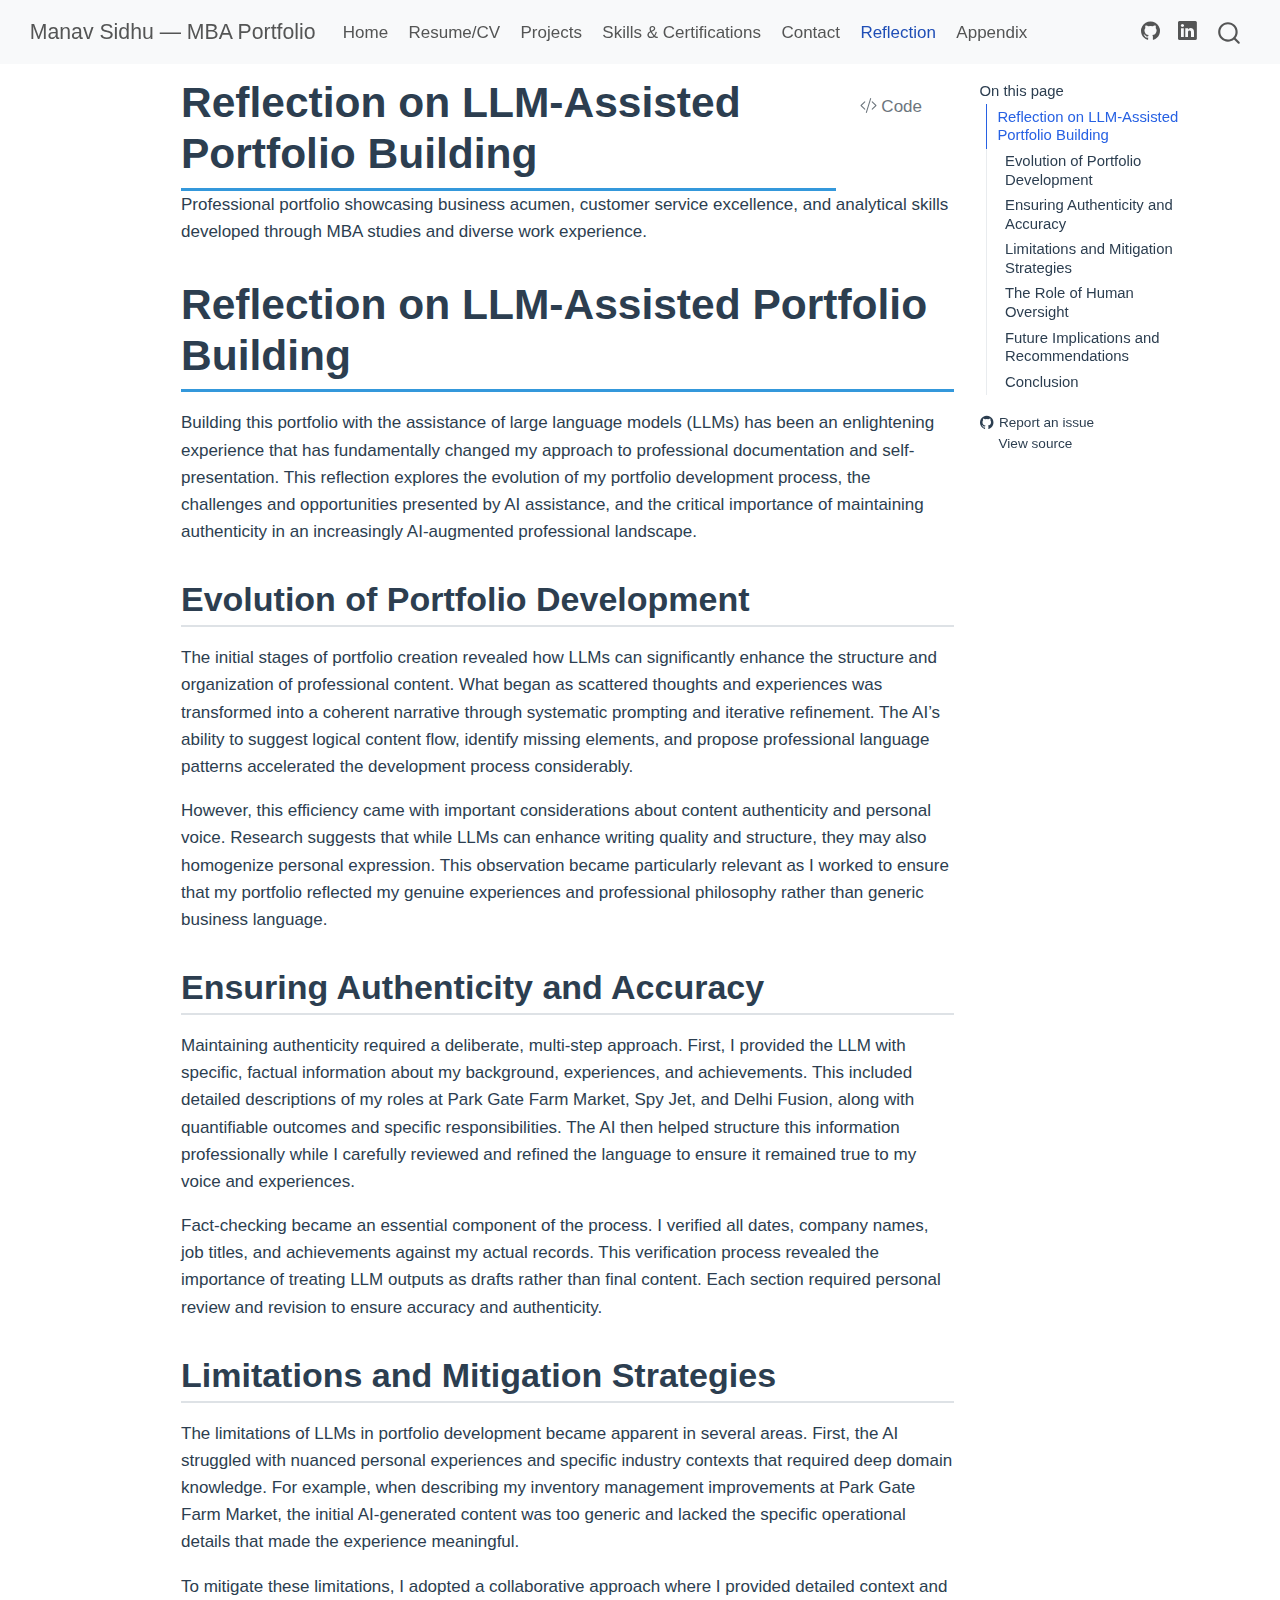
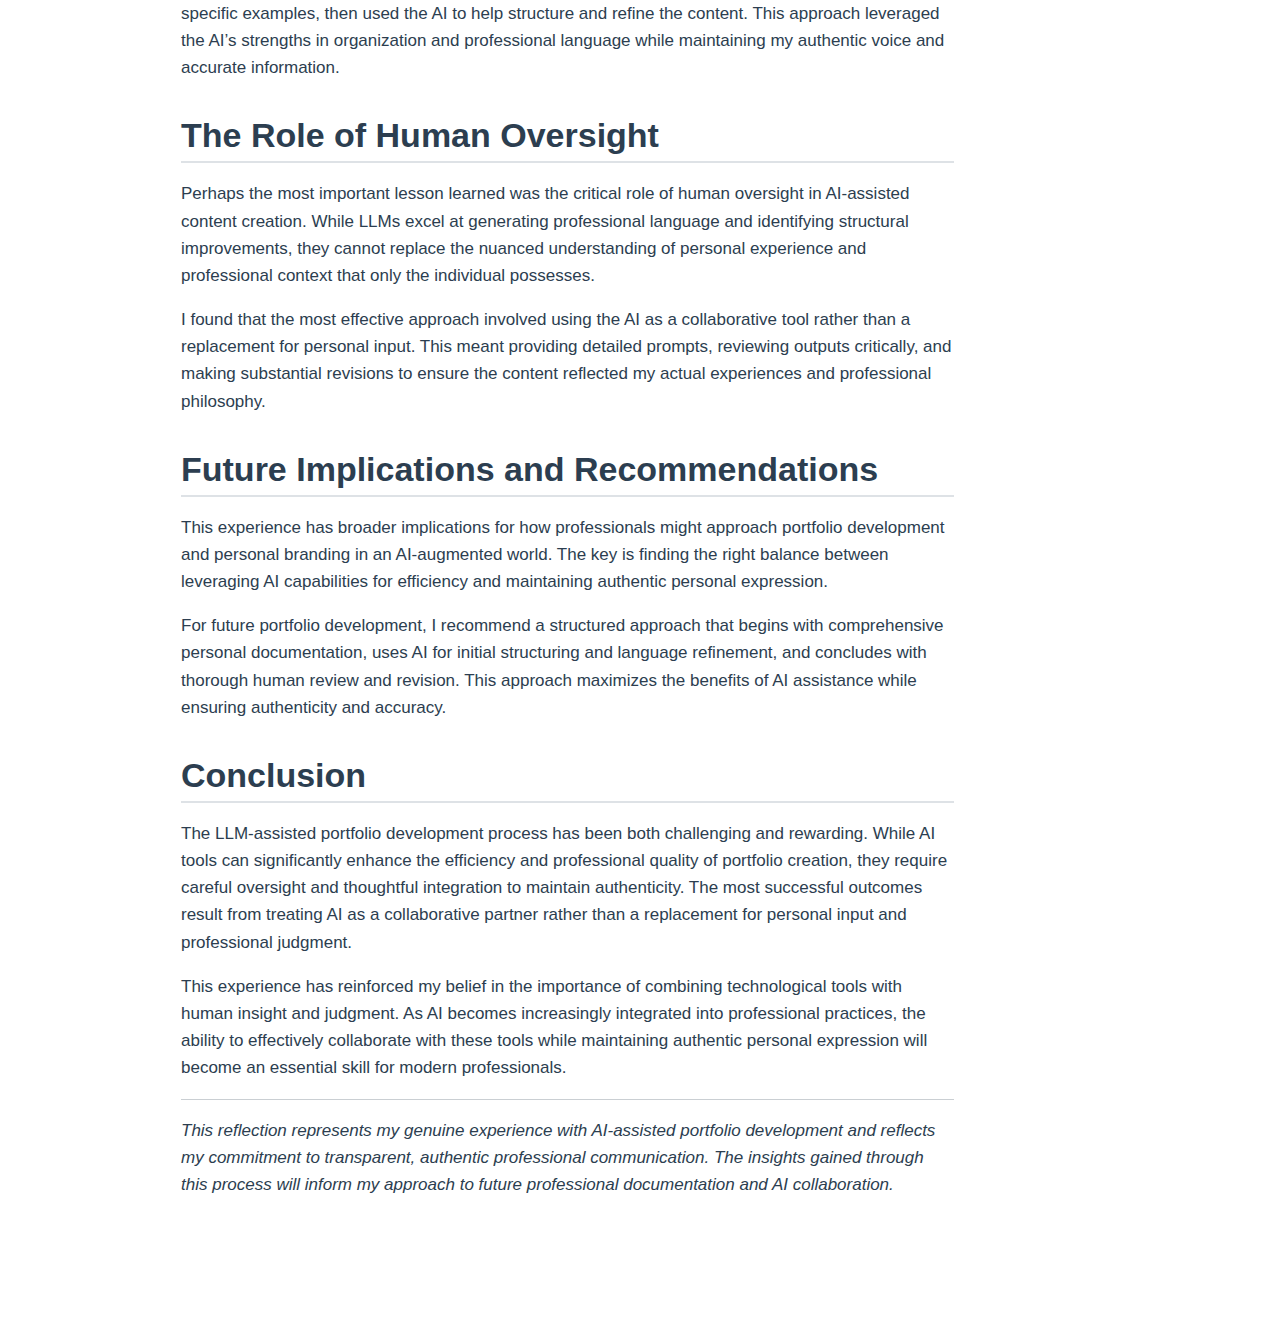
<file: docs/reflection.html>
<!DOCTYPE html>
<html xmlns="http://www.w3.org/1999/xhtml" lang="en" xml:lang="en"><head>

<meta charset="utf-8">
<meta name="generator" content="quarto-1.7.32">

<meta name="viewport" content="width=device-width, initial-scale=1.0, user-scalable=yes">

<meta name="description" content="Professional portfolio showcasing business acumen, customer service excellence, and analytical skills developed through MBA studies and diverse work experience.">

<title>Reflection on LLM-Assisted Portfolio Building – Manav Sidhu — MBA Portfolio</title>
<style>
code{white-space: pre-wrap;}
span.smallcaps{font-variant: small-caps;}
div.columns{display: flex; gap: min(4vw, 1.5em);}
div.column{flex: auto; overflow-x: auto;}
div.hanging-indent{margin-left: 1.5em; text-indent: -1.5em;}
ul.task-list{list-style: none;}
ul.task-list li input[type="checkbox"] {
  width: 0.8em;
  margin: 0 0.8em 0.2em -1em; /* quarto-specific, see https://github.com/quarto-dev/quarto-cli/issues/4556 */ 
  vertical-align: middle;
}
/* CSS for syntax highlighting */
html { -webkit-text-size-adjust: 100%; }
pre > code.sourceCode { white-space: pre; position: relative; }
pre > code.sourceCode > span { display: inline-block; line-height: 1.25; }
pre > code.sourceCode > span:empty { height: 1.2em; }
.sourceCode { overflow: visible; }
code.sourceCode > span { color: inherit; text-decoration: inherit; }
div.sourceCode { margin: 1em 0; }
pre.sourceCode { margin: 0; }
@media screen {
div.sourceCode { overflow: auto; }
}
@media print {
pre > code.sourceCode { white-space: pre-wrap; }
pre > code.sourceCode > span { text-indent: -5em; padding-left: 5em; }
}
pre.numberSource code
  { counter-reset: source-line 0; }
pre.numberSource code > span
  { position: relative; left: -4em; counter-increment: source-line; }
pre.numberSource code > span > a:first-child::before
  { content: counter(source-line);
    position: relative; left: -1em; text-align: right; vertical-align: baseline;
    border: none; display: inline-block;
    -webkit-touch-callout: none; -webkit-user-select: none;
    -khtml-user-select: none; -moz-user-select: none;
    -ms-user-select: none; user-select: none;
    padding: 0 4px; width: 4em;
  }
pre.numberSource { margin-left: 3em;  padding-left: 4px; }
div.sourceCode
  {   }
@media screen {
pre > code.sourceCode > span > a:first-child::before { text-decoration: underline; }
}
</style>


<script src="site_libs/quarto-nav/quarto-nav.js"></script>
<script src="site_libs/quarto-nav/headroom.min.js"></script>
<script src="site_libs/clipboard/clipboard.min.js"></script>
<script src="site_libs/quarto-search/autocomplete.umd.js"></script>
<script src="site_libs/quarto-search/fuse.min.js"></script>
<script src="site_libs/quarto-search/quarto-search.js"></script>
<meta name="quarto:offset" content="./">
<script src="site_libs/quarto-html/quarto.js" type="module"></script>
<script src="site_libs/quarto-html/tabsets/tabsets.js" type="module"></script>
<script src="site_libs/quarto-html/popper.min.js"></script>
<script src="site_libs/quarto-html/tippy.umd.min.js"></script>
<script src="site_libs/quarto-html/anchor.min.js"></script>
<link href="site_libs/quarto-html/tippy.css" rel="stylesheet">
<link href="site_libs/quarto-html/quarto-syntax-highlighting-37eea08aefeeee20ff55810ff984fec1.css" rel="stylesheet" id="quarto-text-highlighting-styles">
<script src="site_libs/bootstrap/bootstrap.min.js"></script>
<link href="site_libs/bootstrap/bootstrap-icons.css" rel="stylesheet">
<link href="site_libs/bootstrap/bootstrap-bb05f5d0074da2129d766b238819cd35.min.css" rel="stylesheet" append-hash="true" id="quarto-bootstrap" data-mode="light">
<script id="quarto-search-options" type="application/json">{
  "location": "navbar",
  "copy-button": false,
  "collapse-after": 3,
  "panel-placement": "end",
  "type": "overlay",
  "limit": 50,
  "keyboard-shortcut": [
    "f",
    "/",
    "s"
  ],
  "show-item-context": false,
  "language": {
    "search-no-results-text": "No results",
    "search-matching-documents-text": "matching documents",
    "search-copy-link-title": "Copy link to search",
    "search-hide-matches-text": "Hide additional matches",
    "search-more-match-text": "more match in this document",
    "search-more-matches-text": "more matches in this document",
    "search-clear-button-title": "Clear",
    "search-text-placeholder": "",
    "search-detached-cancel-button-title": "Cancel",
    "search-submit-button-title": "Submit",
    "search-label": "Search"
  }
}</script>
<style>html{ scroll-behavior: smooth; }</style>


<link rel="stylesheet" href="styles.css">
</head>

<body class="nav-fixed quarto-light">

<div id="quarto-search-results"></div>
  <header id="quarto-header" class="headroom fixed-top">
    <nav class="navbar navbar-expand-lg " data-bs-theme="dark">
      <div class="navbar-container container-fluid">
      <div class="navbar-brand-container mx-auto">
    <a class="navbar-brand" href="./index.html">
    <span class="navbar-title">Manav Sidhu — MBA Portfolio</span>
    </a>
  </div>
            <div id="quarto-search" class="" title="Search"></div>
          <button class="navbar-toggler" type="button" data-bs-toggle="collapse" data-bs-target="#navbarCollapse" aria-controls="navbarCollapse" role="menu" aria-expanded="false" aria-label="Toggle navigation" onclick="if (window.quartoToggleHeadroom) { window.quartoToggleHeadroom(); }">
  <span class="navbar-toggler-icon"></span>
</button>
          <div class="collapse navbar-collapse" id="navbarCollapse">
            <ul class="navbar-nav navbar-nav-scroll me-auto">
  <li class="nav-item">
    <a class="nav-link" href="./index.html"> 
<span class="menu-text">Home</span></a>
  </li>  
  <li class="nav-item">
    <a class="nav-link" href="./resume.html"> 
<span class="menu-text">Resume/CV</span></a>
  </li>  
  <li class="nav-item">
    <a class="nav-link" href="./projects.html"> 
<span class="menu-text">Projects</span></a>
  </li>  
  <li class="nav-item">
    <a class="nav-link" href="./skills.html"> 
<span class="menu-text">Skills &amp; Certifications</span></a>
  </li>  
  <li class="nav-item">
    <a class="nav-link" href="./contact.html"> 
<span class="menu-text">Contact</span></a>
  </li>  
  <li class="nav-item">
    <a class="nav-link active" href="./reflection.html" aria-current="page"> 
<span class="menu-text">Reflection</span></a>
  </li>  
  <li class="nav-item">
    <a class="nav-link" href="./appendix.html"> 
<span class="menu-text">Appendix</span></a>
  </li>  
</ul>
            <ul class="navbar-nav navbar-nav-scroll ms-auto">
  <li class="nav-item compact">
    <a class="nav-link" href="https://github.com/manav-sidhu/mba-portfolio-manav-sidhu"> <i class="bi bi-github" role="img">
</i> 
<span class="menu-text"></span></a>
  </li>  
  <li class="nav-item compact">
    <a class="nav-link" href="https://www.linkedin.com/in/manav-sidhu/"> <i class="bi bi-linkedin" role="img">
</i> 
<span class="menu-text"></span></a>
  </li>  
</ul>
          </div> <!-- /navcollapse -->
            <div class="quarto-navbar-tools">
</div>
      </div> <!-- /container-fluid -->
    </nav>
</header>
<!-- content -->
<div id="quarto-content" class="quarto-container page-columns page-rows-contents page-layout-article page-navbar">
<!-- sidebar -->
<!-- margin-sidebar -->
    <div id="quarto-margin-sidebar" class="sidebar margin-sidebar">
        <nav id="TOC" role="doc-toc" class="toc-active">
    <h2 id="toc-title">On this page</h2>
   
  <ul>
  <li><a href="#reflection-on-llm-assisted-portfolio-building" id="toc-reflection-on-llm-assisted-portfolio-building" class="nav-link active" data-scroll-target="#reflection-on-llm-assisted-portfolio-building">Reflection on LLM-Assisted Portfolio Building</a>
  <ul class="collapse">
  <li><a href="#evolution-of-portfolio-development" id="toc-evolution-of-portfolio-development" class="nav-link" data-scroll-target="#evolution-of-portfolio-development">Evolution of Portfolio Development</a></li>
  <li><a href="#ensuring-authenticity-and-accuracy" id="toc-ensuring-authenticity-and-accuracy" class="nav-link" data-scroll-target="#ensuring-authenticity-and-accuracy">Ensuring Authenticity and Accuracy</a></li>
  <li><a href="#limitations-and-mitigation-strategies" id="toc-limitations-and-mitigation-strategies" class="nav-link" data-scroll-target="#limitations-and-mitigation-strategies">Limitations and Mitigation Strategies</a></li>
  <li><a href="#the-role-of-human-oversight" id="toc-the-role-of-human-oversight" class="nav-link" data-scroll-target="#the-role-of-human-oversight">The Role of Human Oversight</a></li>
  <li><a href="#future-implications-and-recommendations" id="toc-future-implications-and-recommendations" class="nav-link" data-scroll-target="#future-implications-and-recommendations">Future Implications and Recommendations</a></li>
  <li><a href="#conclusion" id="toc-conclusion" class="nav-link" data-scroll-target="#conclusion">Conclusion</a></li>
  </ul></li>
  </ul>
<div class="toc-actions"><ul><li><a href="https://github.com/manav-sidhu/mba-portfolio-manav-sidhu/issues/new" class="toc-action"><i class="bi bi-github"></i>Report an issue</a></li><li><a href="https://github.com/manav-sidhu/mba-portfolio-manav-sidhu/blob/main/reflection.qmd" class="toc-action"><i class="bi empty"></i>View source</a></li></ul></div></nav>
    </div>
<!-- main -->
<main class="content" id="quarto-document-content">

<header id="title-block-header" class="quarto-title-block default">
<div class="quarto-title">
<div class="quarto-title-block"><div><h1 class="title">Reflection on LLM-Assisted Portfolio Building</h1><button type="button" class="btn code-tools-button" id="quarto-code-tools-source"><i class="bi"></i> Code</button></div></div>
</div>

<div>
  <div class="description">
    Professional portfolio showcasing business acumen, customer service excellence, and analytical skills developed through MBA studies and diverse work experience.
  </div>
</div>


<div class="quarto-title-meta">

    
  
    
  </div>
  


</header>


<section id="reflection-on-llm-assisted-portfolio-building" class="level1">
<h1>Reflection on LLM-Assisted Portfolio Building</h1>
<p>Building this portfolio with the assistance of large language models (LLMs) has been an enlightening experience that has fundamentally changed my approach to professional documentation and self-presentation. This reflection explores the evolution of my portfolio development process, the challenges and opportunities presented by AI assistance, and the critical importance of maintaining authenticity in an increasingly AI-augmented professional landscape.</p>
<section id="evolution-of-portfolio-development" class="level2">
<h2 class="anchored" data-anchor-id="evolution-of-portfolio-development">Evolution of Portfolio Development</h2>
<p>The initial stages of portfolio creation revealed how LLMs can significantly enhance the structure and organization of professional content. What began as scattered thoughts and experiences was transformed into a coherent narrative through systematic prompting and iterative refinement. The AI’s ability to suggest logical content flow, identify missing elements, and propose professional language patterns accelerated the development process considerably.</p>
<p>However, this efficiency came with important considerations about content authenticity and personal voice. Research suggests that while LLMs can enhance writing quality and structure, they may also homogenize personal expression. This observation became particularly relevant as I worked to ensure that my portfolio reflected my genuine experiences and professional philosophy rather than generic business language.</p>
</section>
<section id="ensuring-authenticity-and-accuracy" class="level2">
<h2 class="anchored" data-anchor-id="ensuring-authenticity-and-accuracy">Ensuring Authenticity and Accuracy</h2>
<p>Maintaining authenticity required a deliberate, multi-step approach. First, I provided the LLM with specific, factual information about my background, experiences, and achievements. This included detailed descriptions of my roles at Park Gate Farm Market, Spy Jet, and Delhi Fusion, along with quantifiable outcomes and specific responsibilities. The AI then helped structure this information professionally while I carefully reviewed and refined the language to ensure it remained true to my voice and experiences.</p>
<p>Fact-checking became an essential component of the process. I verified all dates, company names, job titles, and achievements against my actual records. This verification process revealed the importance of treating LLM outputs as drafts rather than final content. Each section required personal review and revision to ensure accuracy and authenticity.</p>
</section>
<section id="limitations-and-mitigation-strategies" class="level2">
<h2 class="anchored" data-anchor-id="limitations-and-mitigation-strategies">Limitations and Mitigation Strategies</h2>
<p>The limitations of LLMs in portfolio development became apparent in several areas. First, the AI struggled with nuanced personal experiences and specific industry contexts that required deep domain knowledge. For example, when describing my inventory management improvements at Park Gate Farm Market, the initial AI-generated content was too generic and lacked the specific operational details that made the experience meaningful.</p>
<p>To mitigate these limitations, I adopted a collaborative approach where I provided detailed context and specific examples, then used the AI to help structure and refine the content. This approach leveraged the AI’s strengths in organization and professional language while maintaining my authentic voice and accurate information.</p>
</section>
<section id="the-role-of-human-oversight" class="level2">
<h2 class="anchored" data-anchor-id="the-role-of-human-oversight">The Role of Human Oversight</h2>
<p>Perhaps the most important lesson learned was the critical role of human oversight in AI-assisted content creation. While LLMs excel at generating professional language and identifying structural improvements, they cannot replace the nuanced understanding of personal experience and professional context that only the individual possesses.</p>
<p>I found that the most effective approach involved using the AI as a collaborative tool rather than a replacement for personal input. This meant providing detailed prompts, reviewing outputs critically, and making substantial revisions to ensure the content reflected my actual experiences and professional philosophy.</p>
</section>
<section id="future-implications-and-recommendations" class="level2">
<h2 class="anchored" data-anchor-id="future-implications-and-recommendations">Future Implications and Recommendations</h2>
<p>This experience has broader implications for how professionals might approach portfolio development and personal branding in an AI-augmented world. The key is finding the right balance between leveraging AI capabilities for efficiency and maintaining authentic personal expression.</p>
<p>For future portfolio development, I recommend a structured approach that begins with comprehensive personal documentation, uses AI for initial structuring and language refinement, and concludes with thorough human review and revision. This approach maximizes the benefits of AI assistance while ensuring authenticity and accuracy.</p>
</section>
<section id="conclusion" class="level2">
<h2 class="anchored" data-anchor-id="conclusion">Conclusion</h2>
<p>The LLM-assisted portfolio development process has been both challenging and rewarding. While AI tools can significantly enhance the efficiency and professional quality of portfolio creation, they require careful oversight and thoughtful integration to maintain authenticity. The most successful outcomes result from treating AI as a collaborative partner rather than a replacement for personal input and professional judgment.</p>
<p>This experience has reinforced my belief in the importance of combining technological tools with human insight and judgment. As AI becomes increasingly integrated into professional practices, the ability to effectively collaborate with these tools while maintaining authentic personal expression will become an essential skill for modern professionals.</p>
<hr>
<p><em>This reflection represents my genuine experience with AI-assisted portfolio development and reflects my commitment to transparent, authentic professional communication. The insights gained through this process will inform my approach to future professional documentation and AI collaboration.</em></p>


<!-- -->

</section>
</section>

</main> <!-- /main -->
<script id="quarto-html-after-body" type="application/javascript">
  window.document.addEventListener("DOMContentLoaded", function (event) {
    const icon = "";
    const anchorJS = new window.AnchorJS();
    anchorJS.options = {
      placement: 'right',
      icon: icon
    };
    anchorJS.add('.anchored');
    const isCodeAnnotation = (el) => {
      for (const clz of el.classList) {
        if (clz.startsWith('code-annotation-')) {                     
          return true;
        }
      }
      return false;
    }
    const onCopySuccess = function(e) {
      // button target
      const button = e.trigger;
      // don't keep focus
      button.blur();
      // flash "checked"
      button.classList.add('code-copy-button-checked');
      var currentTitle = button.getAttribute("title");
      button.setAttribute("title", "Copied!");
      let tooltip;
      if (window.bootstrap) {
        button.setAttribute("data-bs-toggle", "tooltip");
        button.setAttribute("data-bs-placement", "left");
        button.setAttribute("data-bs-title", "Copied!");
        tooltip = new bootstrap.Tooltip(button, 
          { trigger: "manual", 
            customClass: "code-copy-button-tooltip",
            offset: [0, -8]});
        tooltip.show();    
      }
      setTimeout(function() {
        if (tooltip) {
          tooltip.hide();
          button.removeAttribute("data-bs-title");
          button.removeAttribute("data-bs-toggle");
          button.removeAttribute("data-bs-placement");
        }
        button.setAttribute("title", currentTitle);
        button.classList.remove('code-copy-button-checked');
      }, 1000);
      // clear code selection
      e.clearSelection();
    }
    const getTextToCopy = function(trigger) {
        const codeEl = trigger.previousElementSibling.cloneNode(true);
        for (const childEl of codeEl.children) {
          if (isCodeAnnotation(childEl)) {
            childEl.remove();
          }
        }
        return codeEl.innerText;
    }
    const clipboard = new window.ClipboardJS('.code-copy-button:not([data-in-quarto-modal])', {
      text: getTextToCopy
    });
    clipboard.on('success', onCopySuccess);
    if (window.document.getElementById('quarto-embedded-source-code-modal')) {
      const clipboardModal = new window.ClipboardJS('.code-copy-button[data-in-quarto-modal]', {
        text: getTextToCopy,
        container: window.document.getElementById('quarto-embedded-source-code-modal')
      });
      clipboardModal.on('success', onCopySuccess);
    }
    const viewSource = window.document.getElementById('quarto-view-source') ||
                       window.document.getElementById('quarto-code-tools-source');
    if (viewSource) {
      const sourceUrl = viewSource.getAttribute("data-quarto-source-url");
      viewSource.addEventListener("click", function(e) {
        if (sourceUrl) {
          // rstudio viewer pane
          if (/\bcapabilities=\b/.test(window.location)) {
            window.open(sourceUrl);
          } else {
            window.location.href = sourceUrl;
          }
        } else {
          const modal = new bootstrap.Modal(document.getElementById('quarto-embedded-source-code-modal'));
          modal.show();
        }
        return false;
      });
    }
    function toggleCodeHandler(show) {
      return function(e) {
        const detailsSrc = window.document.querySelectorAll(".cell > details > .sourceCode");
        for (let i=0; i<detailsSrc.length; i++) {
          const details = detailsSrc[i].parentElement;
          if (show) {
            details.open = true;
          } else {
            details.removeAttribute("open");
          }
        }
        const cellCodeDivs = window.document.querySelectorAll(".cell > .sourceCode");
        const fromCls = show ? "hidden" : "unhidden";
        const toCls = show ? "unhidden" : "hidden";
        for (let i=0; i<cellCodeDivs.length; i++) {
          const codeDiv = cellCodeDivs[i];
          if (codeDiv.classList.contains(fromCls)) {
            codeDiv.classList.remove(fromCls);
            codeDiv.classList.add(toCls);
          } 
        }
        return false;
      }
    }
    const hideAllCode = window.document.getElementById("quarto-hide-all-code");
    if (hideAllCode) {
      hideAllCode.addEventListener("click", toggleCodeHandler(false));
    }
    const showAllCode = window.document.getElementById("quarto-show-all-code");
    if (showAllCode) {
      showAllCode.addEventListener("click", toggleCodeHandler(true));
    }
      var localhostRegex = new RegExp(/^(?:http|https):\/\/localhost\:?[0-9]*\//);
      var mailtoRegex = new RegExp(/^mailto:/);
        var filterRegex = new RegExp('/' + window.location.host + '/');
      var isInternal = (href) => {
          return filterRegex.test(href) || localhostRegex.test(href) || mailtoRegex.test(href);
      }
      // Inspect non-navigation links and adorn them if external
     var links = window.document.querySelectorAll('a[href]:not(.nav-link):not(.navbar-brand):not(.toc-action):not(.sidebar-link):not(.sidebar-item-toggle):not(.pagination-link):not(.no-external):not([aria-hidden]):not(.dropdown-item):not(.quarto-navigation-tool):not(.about-link)');
      for (var i=0; i<links.length; i++) {
        const link = links[i];
        if (!isInternal(link.href)) {
          // undo the damage that might have been done by quarto-nav.js in the case of
          // links that we want to consider external
          if (link.dataset.originalHref !== undefined) {
            link.href = link.dataset.originalHref;
          }
            // target, if specified
            link.setAttribute("target", "_blank");
            if (link.getAttribute("rel") === null) {
              link.setAttribute("rel", "noopener");
            }
        }
      }
    function tippyHover(el, contentFn, onTriggerFn, onUntriggerFn) {
      const config = {
        allowHTML: true,
        maxWidth: 500,
        delay: 100,
        arrow: false,
        appendTo: function(el) {
            return el.parentElement;
        },
        interactive: true,
        interactiveBorder: 10,
        theme: 'quarto',
        placement: 'bottom-start',
      };
      if (contentFn) {
        config.content = contentFn;
      }
      if (onTriggerFn) {
        config.onTrigger = onTriggerFn;
      }
      if (onUntriggerFn) {
        config.onUntrigger = onUntriggerFn;
      }
      window.tippy(el, config); 
    }
    const noterefs = window.document.querySelectorAll('a[role="doc-noteref"]');
    for (var i=0; i<noterefs.length; i++) {
      const ref = noterefs[i];
      tippyHover(ref, function() {
        // use id or data attribute instead here
        let href = ref.getAttribute('data-footnote-href') || ref.getAttribute('href');
        try { href = new URL(href).hash; } catch {}
        const id = href.replace(/^#\/?/, "");
        const note = window.document.getElementById(id);
        if (note) {
          return note.innerHTML;
        } else {
          return "";
        }
      });
    }
    const xrefs = window.document.querySelectorAll('a.quarto-xref');
    const processXRef = (id, note) => {
      // Strip column container classes
      const stripColumnClz = (el) => {
        el.classList.remove("page-full", "page-columns");
        if (el.children) {
          for (const child of el.children) {
            stripColumnClz(child);
          }
        }
      }
      stripColumnClz(note)
      if (id === null || id.startsWith('sec-')) {
        // Special case sections, only their first couple elements
        const container = document.createElement("div");
        if (note.children && note.children.length > 2) {
          container.appendChild(note.children[0].cloneNode(true));
          for (let i = 1; i < note.children.length; i++) {
            const child = note.children[i];
            if (child.tagName === "P" && child.innerText === "") {
              continue;
            } else {
              container.appendChild(child.cloneNode(true));
              break;
            }
          }
          if (window.Quarto?.typesetMath) {
            window.Quarto.typesetMath(container);
          }
          return container.innerHTML
        } else {
          if (window.Quarto?.typesetMath) {
            window.Quarto.typesetMath(note);
          }
          return note.innerHTML;
        }
      } else {
        // Remove any anchor links if they are present
        const anchorLink = note.querySelector('a.anchorjs-link');
        if (anchorLink) {
          anchorLink.remove();
        }
        if (window.Quarto?.typesetMath) {
          window.Quarto.typesetMath(note);
        }
        if (note.classList.contains("callout")) {
          return note.outerHTML;
        } else {
          return note.innerHTML;
        }
      }
    }
    for (var i=0; i<xrefs.length; i++) {
      const xref = xrefs[i];
      tippyHover(xref, undefined, function(instance) {
        instance.disable();
        let url = xref.getAttribute('href');
        let hash = undefined; 
        if (url.startsWith('#')) {
          hash = url;
        } else {
          try { hash = new URL(url).hash; } catch {}
        }
        if (hash) {
          const id = hash.replace(/^#\/?/, "");
          const note = window.document.getElementById(id);
          if (note !== null) {
            try {
              const html = processXRef(id, note.cloneNode(true));
              instance.setContent(html);
            } finally {
              instance.enable();
              instance.show();
            }
          } else {
            // See if we can fetch this
            fetch(url.split('#')[0])
            .then(res => res.text())
            .then(html => {
              const parser = new DOMParser();
              const htmlDoc = parser.parseFromString(html, "text/html");
              const note = htmlDoc.getElementById(id);
              if (note !== null) {
                const html = processXRef(id, note);
                instance.setContent(html);
              } 
            }).finally(() => {
              instance.enable();
              instance.show();
            });
          }
        } else {
          // See if we can fetch a full url (with no hash to target)
          // This is a special case and we should probably do some content thinning / targeting
          fetch(url)
          .then(res => res.text())
          .then(html => {
            const parser = new DOMParser();
            const htmlDoc = parser.parseFromString(html, "text/html");
            const note = htmlDoc.querySelector('main.content');
            if (note !== null) {
              // This should only happen for chapter cross references
              // (since there is no id in the URL)
              // remove the first header
              if (note.children.length > 0 && note.children[0].tagName === "HEADER") {
                note.children[0].remove();
              }
              const html = processXRef(null, note);
              instance.setContent(html);
            } 
          }).finally(() => {
            instance.enable();
            instance.show();
          });
        }
      }, function(instance) {
      });
    }
        let selectedAnnoteEl;
        const selectorForAnnotation = ( cell, annotation) => {
          let cellAttr = 'data-code-cell="' + cell + '"';
          let lineAttr = 'data-code-annotation="' +  annotation + '"';
          const selector = 'span[' + cellAttr + '][' + lineAttr + ']';
          return selector;
        }
        const selectCodeLines = (annoteEl) => {
          const doc = window.document;
          const targetCell = annoteEl.getAttribute("data-target-cell");
          const targetAnnotation = annoteEl.getAttribute("data-target-annotation");
          const annoteSpan = window.document.querySelector(selectorForAnnotation(targetCell, targetAnnotation));
          const lines = annoteSpan.getAttribute("data-code-lines").split(",");
          const lineIds = lines.map((line) => {
            return targetCell + "-" + line;
          })
          let top = null;
          let height = null;
          let parent = null;
          if (lineIds.length > 0) {
              //compute the position of the single el (top and bottom and make a div)
              const el = window.document.getElementById(lineIds[0]);
              top = el.offsetTop;
              height = el.offsetHeight;
              parent = el.parentElement.parentElement;
            if (lineIds.length > 1) {
              const lastEl = window.document.getElementById(lineIds[lineIds.length - 1]);
              const bottom = lastEl.offsetTop + lastEl.offsetHeight;
              height = bottom - top;
            }
            if (top !== null && height !== null && parent !== null) {
              // cook up a div (if necessary) and position it 
              let div = window.document.getElementById("code-annotation-line-highlight");
              if (div === null) {
                div = window.document.createElement("div");
                div.setAttribute("id", "code-annotation-line-highlight");
                div.style.position = 'absolute';
                parent.appendChild(div);
              }
              div.style.top = top - 2 + "px";
              div.style.height = height + 4 + "px";
              div.style.left = 0;
              let gutterDiv = window.document.getElementById("code-annotation-line-highlight-gutter");
              if (gutterDiv === null) {
                gutterDiv = window.document.createElement("div");
                gutterDiv.setAttribute("id", "code-annotation-line-highlight-gutter");
                gutterDiv.style.position = 'absolute';
                const codeCell = window.document.getElementById(targetCell);
                const gutter = codeCell.querySelector('.code-annotation-gutter');
                gutter.appendChild(gutterDiv);
              }
              gutterDiv.style.top = top - 2 + "px";
              gutterDiv.style.height = height + 4 + "px";
            }
            selectedAnnoteEl = annoteEl;
          }
        };
        const unselectCodeLines = () => {
          const elementsIds = ["code-annotation-line-highlight", "code-annotation-line-highlight-gutter"];
          elementsIds.forEach((elId) => {
            const div = window.document.getElementById(elId);
            if (div) {
              div.remove();
            }
          });
          selectedAnnoteEl = undefined;
        };
          // Handle positioning of the toggle
      window.addEventListener(
        "resize",
        throttle(() => {
          elRect = undefined;
          if (selectedAnnoteEl) {
            selectCodeLines(selectedAnnoteEl);
          }
        }, 10)
      );
      function throttle(fn, ms) {
      let throttle = false;
      let timer;
        return (...args) => {
          if(!throttle) { // first call gets through
              fn.apply(this, args);
              throttle = true;
          } else { // all the others get throttled
              if(timer) clearTimeout(timer); // cancel #2
              timer = setTimeout(() => {
                fn.apply(this, args);
                timer = throttle = false;
              }, ms);
          }
        };
      }
        // Attach click handler to the DT
        const annoteDls = window.document.querySelectorAll('dt[data-target-cell]');
        for (const annoteDlNode of annoteDls) {
          annoteDlNode.addEventListener('click', (event) => {
            const clickedEl = event.target;
            if (clickedEl !== selectedAnnoteEl) {
              unselectCodeLines();
              const activeEl = window.document.querySelector('dt[data-target-cell].code-annotation-active');
              if (activeEl) {
                activeEl.classList.remove('code-annotation-active');
              }
              selectCodeLines(clickedEl);
              clickedEl.classList.add('code-annotation-active');
            } else {
              // Unselect the line
              unselectCodeLines();
              clickedEl.classList.remove('code-annotation-active');
            }
          });
        }
    const findCites = (el) => {
      const parentEl = el.parentElement;
      if (parentEl) {
        const cites = parentEl.dataset.cites;
        if (cites) {
          return {
            el,
            cites: cites.split(' ')
          };
        } else {
          return findCites(el.parentElement)
        }
      } else {
        return undefined;
      }
    };
    var bibliorefs = window.document.querySelectorAll('a[role="doc-biblioref"]');
    for (var i=0; i<bibliorefs.length; i++) {
      const ref = bibliorefs[i];
      const citeInfo = findCites(ref);
      if (citeInfo) {
        tippyHover(citeInfo.el, function() {
          var popup = window.document.createElement('div');
          citeInfo.cites.forEach(function(cite) {
            var citeDiv = window.document.createElement('div');
            citeDiv.classList.add('hanging-indent');
            citeDiv.classList.add('csl-entry');
            var biblioDiv = window.document.getElementById('ref-' + cite);
            if (biblioDiv) {
              citeDiv.innerHTML = biblioDiv.innerHTML;
            }
            popup.appendChild(citeDiv);
          });
          return popup.innerHTML;
        });
      }
    }
  });
  </script><div class="modal fade" id="quarto-embedded-source-code-modal" tabindex="-1" aria-labelledby="quarto-embedded-source-code-modal-label" aria-hidden="true"><div class="modal-dialog modal-dialog-scrollable"><div class="modal-content"><div class="modal-header"><h5 class="modal-title" id="quarto-embedded-source-code-modal-label">Source Code</h5><button class="btn-close" data-bs-dismiss="modal"></button></div><div class="modal-body"><div class="">
<div class="sourceCode" id="cb2" data-shortcodes="false"><pre class="sourceCode markdown code-with-copy"><code class="sourceCode markdown"><span id="cb2-1"><a href="#cb2-1" aria-hidden="true" tabindex="-1"></a><span class="co">---</span></span>
<span id="cb2-2"><a href="#cb2-2" aria-hidden="true" tabindex="-1"></a><span class="an">title:</span><span class="co"> "Reflection on LLM-Assisted Portfolio Building"</span></span>
<span id="cb2-3"><a href="#cb2-3" aria-hidden="true" tabindex="-1"></a><span class="co">---</span></span>
<span id="cb2-4"><a href="#cb2-4" aria-hidden="true" tabindex="-1"></a></span>
<span id="cb2-5"><a href="#cb2-5" aria-hidden="true" tabindex="-1"></a><span class="fu"># Reflection on LLM-Assisted Portfolio Building</span></span>
<span id="cb2-6"><a href="#cb2-6" aria-hidden="true" tabindex="-1"></a></span>
<span id="cb2-7"><a href="#cb2-7" aria-hidden="true" tabindex="-1"></a>Building this portfolio with the assistance of large language models (LLMs) has been an enlightening experience that has fundamentally changed my approach to professional documentation and self-presentation. This reflection explores the evolution of my portfolio development process, the challenges and opportunities presented by AI assistance, and the critical importance of maintaining authenticity in an increasingly AI-augmented professional landscape.</span>
<span id="cb2-8"><a href="#cb2-8" aria-hidden="true" tabindex="-1"></a></span>
<span id="cb2-9"><a href="#cb2-9" aria-hidden="true" tabindex="-1"></a><span class="fu">## Evolution of Portfolio Development</span></span>
<span id="cb2-10"><a href="#cb2-10" aria-hidden="true" tabindex="-1"></a></span>
<span id="cb2-11"><a href="#cb2-11" aria-hidden="true" tabindex="-1"></a>The initial stages of portfolio creation revealed how LLMs can significantly enhance the structure and organization of professional content. What began as scattered thoughts and experiences was transformed into a coherent narrative through systematic prompting and iterative refinement. The AI's ability to suggest logical content flow, identify missing elements, and propose professional language patterns accelerated the development process considerably.</span>
<span id="cb2-12"><a href="#cb2-12" aria-hidden="true" tabindex="-1"></a></span>
<span id="cb2-13"><a href="#cb2-13" aria-hidden="true" tabindex="-1"></a>However, this efficiency came with important considerations about content authenticity and personal voice. Research suggests that while LLMs can enhance writing quality and structure, they may also homogenize personal expression. This observation became particularly relevant as I worked to ensure that my portfolio reflected my genuine experiences and professional philosophy rather than generic business language.</span>
<span id="cb2-14"><a href="#cb2-14" aria-hidden="true" tabindex="-1"></a></span>
<span id="cb2-15"><a href="#cb2-15" aria-hidden="true" tabindex="-1"></a><span class="fu">## Ensuring Authenticity and Accuracy</span></span>
<span id="cb2-16"><a href="#cb2-16" aria-hidden="true" tabindex="-1"></a></span>
<span id="cb2-17"><a href="#cb2-17" aria-hidden="true" tabindex="-1"></a>Maintaining authenticity required a deliberate, multi-step approach. First, I provided the LLM with specific, factual information about my background, experiences, and achievements. This included detailed descriptions of my roles at Park Gate Farm Market, Spy Jet, and Delhi Fusion, along with quantifiable outcomes and specific responsibilities. The AI then helped structure this information professionally while I carefully reviewed and refined the language to ensure it remained true to my voice and experiences.</span>
<span id="cb2-18"><a href="#cb2-18" aria-hidden="true" tabindex="-1"></a></span>
<span id="cb2-19"><a href="#cb2-19" aria-hidden="true" tabindex="-1"></a>Fact-checking became an essential component of the process. I verified all dates, company names, job titles, and achievements against my actual records. This verification process revealed the importance of treating LLM outputs as drafts rather than final content. Each section required personal review and revision to ensure accuracy and authenticity.</span>
<span id="cb2-20"><a href="#cb2-20" aria-hidden="true" tabindex="-1"></a></span>
<span id="cb2-21"><a href="#cb2-21" aria-hidden="true" tabindex="-1"></a><span class="fu">## Limitations and Mitigation Strategies</span></span>
<span id="cb2-22"><a href="#cb2-22" aria-hidden="true" tabindex="-1"></a></span>
<span id="cb2-23"><a href="#cb2-23" aria-hidden="true" tabindex="-1"></a>The limitations of LLMs in portfolio development became apparent in several areas. First, the AI struggled with nuanced personal experiences and specific industry contexts that required deep domain knowledge. For example, when describing my inventory management improvements at Park Gate Farm Market, the initial AI-generated content was too generic and lacked the specific operational details that made the experience meaningful.</span>
<span id="cb2-24"><a href="#cb2-24" aria-hidden="true" tabindex="-1"></a></span>
<span id="cb2-25"><a href="#cb2-25" aria-hidden="true" tabindex="-1"></a>To mitigate these limitations, I adopted a collaborative approach where I provided detailed context and specific examples, then used the AI to help structure and refine the content. This approach leveraged the AI's strengths in organization and professional language while maintaining my authentic voice and accurate information.</span>
<span id="cb2-26"><a href="#cb2-26" aria-hidden="true" tabindex="-1"></a></span>
<span id="cb2-27"><a href="#cb2-27" aria-hidden="true" tabindex="-1"></a><span class="fu">## The Role of Human Oversight</span></span>
<span id="cb2-28"><a href="#cb2-28" aria-hidden="true" tabindex="-1"></a></span>
<span id="cb2-29"><a href="#cb2-29" aria-hidden="true" tabindex="-1"></a>Perhaps the most important lesson learned was the critical role of human oversight in AI-assisted content creation. While LLMs excel at generating professional language and identifying structural improvements, they cannot replace the nuanced understanding of personal experience and professional context that only the individual possesses.</span>
<span id="cb2-30"><a href="#cb2-30" aria-hidden="true" tabindex="-1"></a></span>
<span id="cb2-31"><a href="#cb2-31" aria-hidden="true" tabindex="-1"></a>I found that the most effective approach involved using the AI as a collaborative tool rather than a replacement for personal input. This meant providing detailed prompts, reviewing outputs critically, and making substantial revisions to ensure the content reflected my actual experiences and professional philosophy.</span>
<span id="cb2-32"><a href="#cb2-32" aria-hidden="true" tabindex="-1"></a></span>
<span id="cb2-33"><a href="#cb2-33" aria-hidden="true" tabindex="-1"></a><span class="fu">## Future Implications and Recommendations</span></span>
<span id="cb2-34"><a href="#cb2-34" aria-hidden="true" tabindex="-1"></a></span>
<span id="cb2-35"><a href="#cb2-35" aria-hidden="true" tabindex="-1"></a>This experience has broader implications for how professionals might approach portfolio development and personal branding in an AI-augmented world. The key is finding the right balance between leveraging AI capabilities for efficiency and maintaining authentic personal expression.</span>
<span id="cb2-36"><a href="#cb2-36" aria-hidden="true" tabindex="-1"></a></span>
<span id="cb2-37"><a href="#cb2-37" aria-hidden="true" tabindex="-1"></a>For future portfolio development, I recommend a structured approach that begins with comprehensive personal documentation, uses AI for initial structuring and language refinement, and concludes with thorough human review and revision. This approach maximizes the benefits of AI assistance while ensuring authenticity and accuracy.</span>
<span id="cb2-38"><a href="#cb2-38" aria-hidden="true" tabindex="-1"></a></span>
<span id="cb2-39"><a href="#cb2-39" aria-hidden="true" tabindex="-1"></a><span class="fu">## Conclusion</span></span>
<span id="cb2-40"><a href="#cb2-40" aria-hidden="true" tabindex="-1"></a></span>
<span id="cb2-41"><a href="#cb2-41" aria-hidden="true" tabindex="-1"></a>The LLM-assisted portfolio development process has been both challenging and rewarding. While AI tools can significantly enhance the efficiency and professional quality of portfolio creation, they require careful oversight and thoughtful integration to maintain authenticity. The most successful outcomes result from treating AI as a collaborative partner rather than a replacement for personal input and professional judgment.</span>
<span id="cb2-42"><a href="#cb2-42" aria-hidden="true" tabindex="-1"></a></span>
<span id="cb2-43"><a href="#cb2-43" aria-hidden="true" tabindex="-1"></a>This experience has reinforced my belief in the importance of combining technological tools with human insight and judgment. As AI becomes increasingly integrated into professional practices, the ability to effectively collaborate with these tools while maintaining authentic personal expression will become an essential skill for modern professionals.</span>
<span id="cb2-44"><a href="#cb2-44" aria-hidden="true" tabindex="-1"></a></span>
<span id="cb2-45"><a href="#cb2-45" aria-hidden="true" tabindex="-1"></a>---</span>
<span id="cb2-46"><a href="#cb2-46" aria-hidden="true" tabindex="-1"></a></span>
<span id="cb2-47"><a href="#cb2-47" aria-hidden="true" tabindex="-1"></a>*This reflection represents my genuine experience with AI-assisted portfolio development and reflects my commitment to transparent, authentic professional communication. The insights gained through this process will inform my approach to future professional documentation and AI collaboration.*</span></code><button title="Copy to Clipboard" class="code-copy-button" data-in-quarto-modal=""><i class="bi"></i></button></pre></div>
</div></div></div></div></div>
</div> <!-- /content -->




<footer class="footer"><div class="nav-footer"><div class="nav-footer-center"><div class="toc-actions d-sm-block d-md-none"><ul><li><a href="https://github.com/manav-sidhu/mba-portfolio-manav-sidhu/issues/new" class="toc-action"><i class="bi bi-github"></i>Report an issue</a></li><li><a href="https://github.com/manav-sidhu/mba-portfolio-manav-sidhu/blob/main/reflection.qmd" class="toc-action"><i class="bi empty"></i>View source</a></li></ul></div></div></div></footer><script src="site_libs/quarto-html/zenscroll-min.js"></script>
</body></html>
</file>
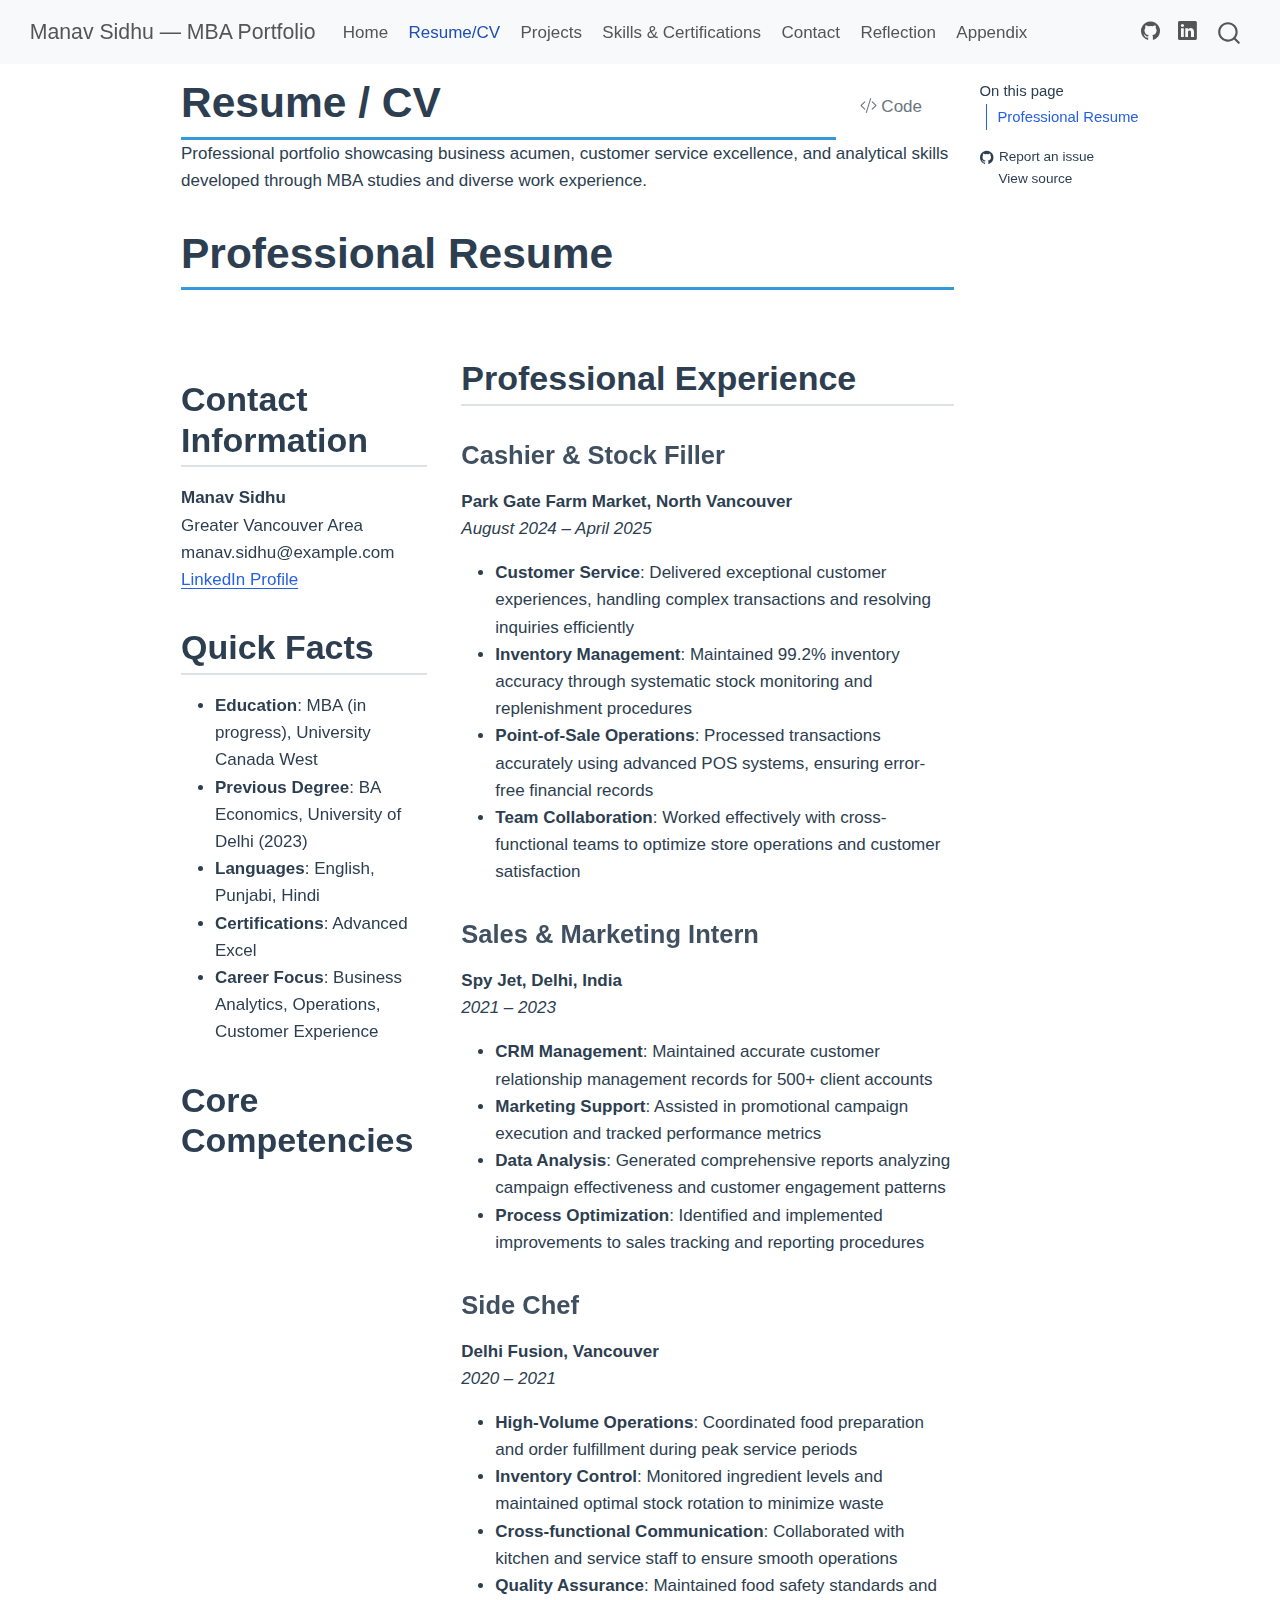
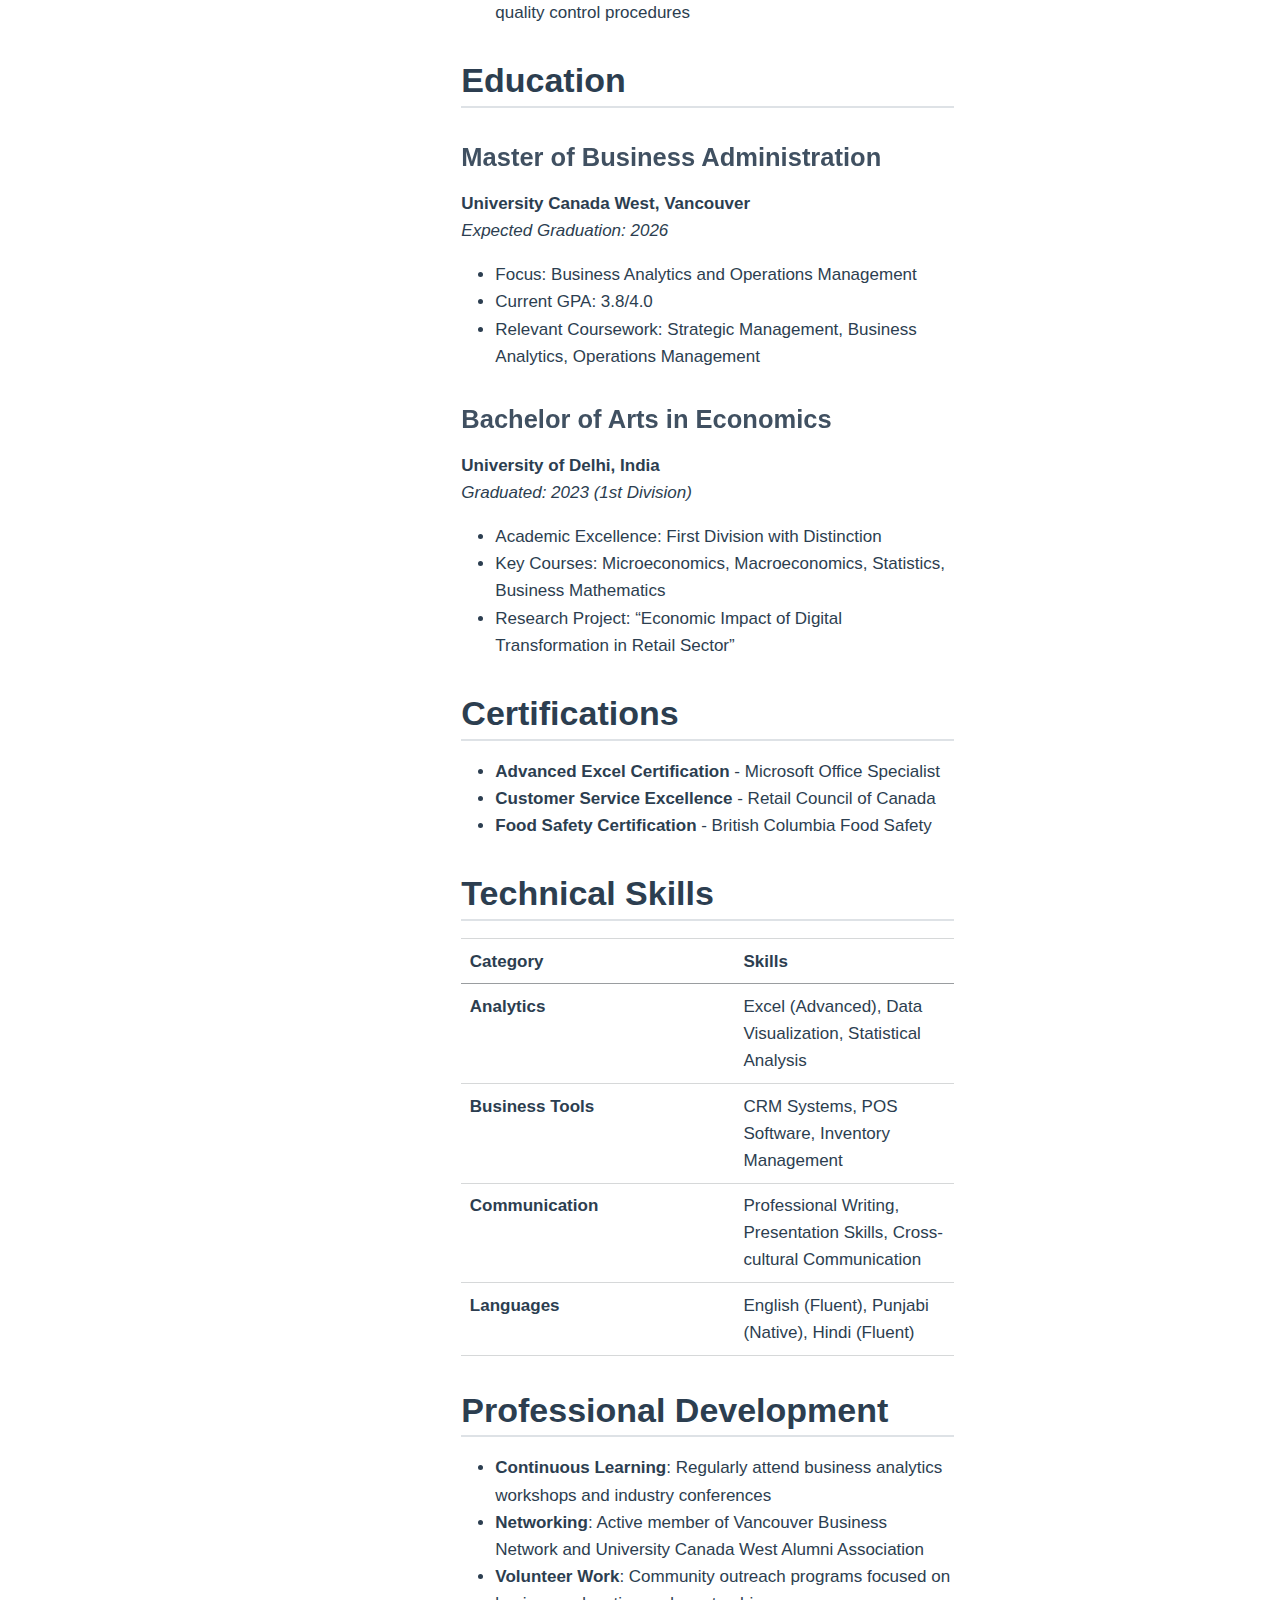
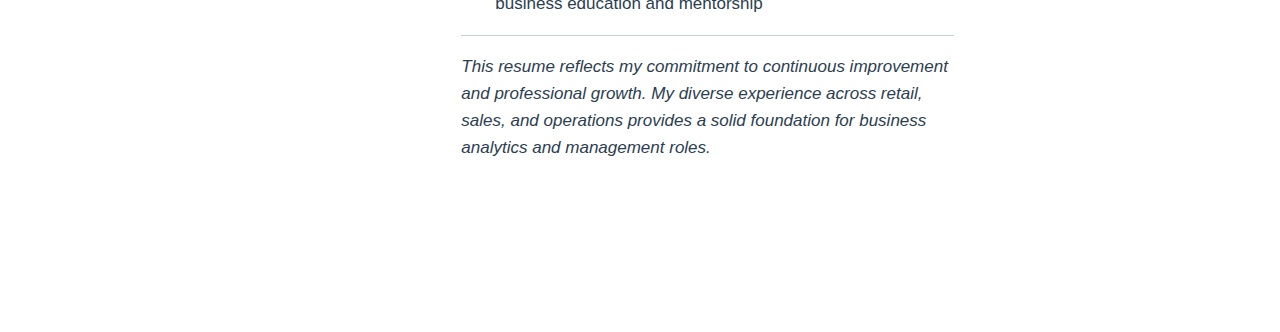
<file: docs/resume.html>
<!DOCTYPE html>
<html xmlns="http://www.w3.org/1999/xhtml" lang="en" xml:lang="en"><head>

<meta charset="utf-8">
<meta name="generator" content="quarto-1.7.32">

<meta name="viewport" content="width=device-width, initial-scale=1.0, user-scalable=yes">

<meta name="description" content="Professional portfolio showcasing business acumen, customer service excellence, and analytical skills developed through MBA studies and diverse work experience.">

<title>Resume / CV – Manav Sidhu — MBA Portfolio</title>
<style>
code{white-space: pre-wrap;}
span.smallcaps{font-variant: small-caps;}
div.columns{display: flex; gap: min(4vw, 1.5em);}
div.column{flex: auto; overflow-x: auto;}
div.hanging-indent{margin-left: 1.5em; text-indent: -1.5em;}
ul.task-list{list-style: none;}
ul.task-list li input[type="checkbox"] {
  width: 0.8em;
  margin: 0 0.8em 0.2em -1em; /* quarto-specific, see https://github.com/quarto-dev/quarto-cli/issues/4556 */ 
  vertical-align: middle;
}
/* CSS for syntax highlighting */
html { -webkit-text-size-adjust: 100%; }
pre > code.sourceCode { white-space: pre; position: relative; }
pre > code.sourceCode > span { display: inline-block; line-height: 1.25; }
pre > code.sourceCode > span:empty { height: 1.2em; }
.sourceCode { overflow: visible; }
code.sourceCode > span { color: inherit; text-decoration: inherit; }
div.sourceCode { margin: 1em 0; }
pre.sourceCode { margin: 0; }
@media screen {
div.sourceCode { overflow: auto; }
}
@media print {
pre > code.sourceCode { white-space: pre-wrap; }
pre > code.sourceCode > span { text-indent: -5em; padding-left: 5em; }
}
pre.numberSource code
  { counter-reset: source-line 0; }
pre.numberSource code > span
  { position: relative; left: -4em; counter-increment: source-line; }
pre.numberSource code > span > a:first-child::before
  { content: counter(source-line);
    position: relative; left: -1em; text-align: right; vertical-align: baseline;
    border: none; display: inline-block;
    -webkit-touch-callout: none; -webkit-user-select: none;
    -khtml-user-select: none; -moz-user-select: none;
    -ms-user-select: none; user-select: none;
    padding: 0 4px; width: 4em;
  }
pre.numberSource { margin-left: 3em;  padding-left: 4px; }
div.sourceCode
  {   }
@media screen {
pre > code.sourceCode > span > a:first-child::before { text-decoration: underline; }
}
</style>


<script src="site_libs/quarto-nav/quarto-nav.js"></script>
<script src="site_libs/quarto-nav/headroom.min.js"></script>
<script src="site_libs/clipboard/clipboard.min.js"></script>
<script src="site_libs/quarto-search/autocomplete.umd.js"></script>
<script src="site_libs/quarto-search/fuse.min.js"></script>
<script src="site_libs/quarto-search/quarto-search.js"></script>
<meta name="quarto:offset" content="./">
<script src="site_libs/quarto-html/quarto.js" type="module"></script>
<script src="site_libs/quarto-html/tabsets/tabsets.js" type="module"></script>
<script src="site_libs/quarto-html/popper.min.js"></script>
<script src="site_libs/quarto-html/tippy.umd.min.js"></script>
<script src="site_libs/quarto-html/anchor.min.js"></script>
<link href="site_libs/quarto-html/tippy.css" rel="stylesheet">
<link href="site_libs/quarto-html/quarto-syntax-highlighting-37eea08aefeeee20ff55810ff984fec1.css" rel="stylesheet" id="quarto-text-highlighting-styles">
<script src="site_libs/bootstrap/bootstrap.min.js"></script>
<link href="site_libs/bootstrap/bootstrap-icons.css" rel="stylesheet">
<link href="site_libs/bootstrap/bootstrap-bb05f5d0074da2129d766b238819cd35.min.css" rel="stylesheet" append-hash="true" id="quarto-bootstrap" data-mode="light">
<script id="quarto-search-options" type="application/json">{
  "location": "navbar",
  "copy-button": false,
  "collapse-after": 3,
  "panel-placement": "end",
  "type": "overlay",
  "limit": 50,
  "keyboard-shortcut": [
    "f",
    "/",
    "s"
  ],
  "show-item-context": false,
  "language": {
    "search-no-results-text": "No results",
    "search-matching-documents-text": "matching documents",
    "search-copy-link-title": "Copy link to search",
    "search-hide-matches-text": "Hide additional matches",
    "search-more-match-text": "more match in this document",
    "search-more-matches-text": "more matches in this document",
    "search-clear-button-title": "Clear",
    "search-text-placeholder": "",
    "search-detached-cancel-button-title": "Cancel",
    "search-submit-button-title": "Submit",
    "search-label": "Search"
  }
}</script>
<style>html{ scroll-behavior: smooth; }</style>


<link rel="stylesheet" href="styles.css">
</head>

<body class="nav-fixed quarto-light">

<div id="quarto-search-results"></div>
  <header id="quarto-header" class="headroom fixed-top">
    <nav class="navbar navbar-expand-lg " data-bs-theme="dark">
      <div class="navbar-container container-fluid">
      <div class="navbar-brand-container mx-auto">
    <a class="navbar-brand" href="./index.html">
    <span class="navbar-title">Manav Sidhu — MBA Portfolio</span>
    </a>
  </div>
            <div id="quarto-search" class="" title="Search"></div>
          <button class="navbar-toggler" type="button" data-bs-toggle="collapse" data-bs-target="#navbarCollapse" aria-controls="navbarCollapse" role="menu" aria-expanded="false" aria-label="Toggle navigation" onclick="if (window.quartoToggleHeadroom) { window.quartoToggleHeadroom(); }">
  <span class="navbar-toggler-icon"></span>
</button>
          <div class="collapse navbar-collapse" id="navbarCollapse">
            <ul class="navbar-nav navbar-nav-scroll me-auto">
  <li class="nav-item">
    <a class="nav-link" href="./index.html"> 
<span class="menu-text">Home</span></a>
  </li>  
  <li class="nav-item">
    <a class="nav-link active" href="./resume.html" aria-current="page"> 
<span class="menu-text">Resume/CV</span></a>
  </li>  
  <li class="nav-item">
    <a class="nav-link" href="./projects.html"> 
<span class="menu-text">Projects</span></a>
  </li>  
  <li class="nav-item">
    <a class="nav-link" href="./skills.html"> 
<span class="menu-text">Skills &amp; Certifications</span></a>
  </li>  
  <li class="nav-item">
    <a class="nav-link" href="./contact.html"> 
<span class="menu-text">Contact</span></a>
  </li>  
  <li class="nav-item">
    <a class="nav-link" href="./reflection.html"> 
<span class="menu-text">Reflection</span></a>
  </li>  
  <li class="nav-item">
    <a class="nav-link" href="./appendix.html"> 
<span class="menu-text">Appendix</span></a>
  </li>  
</ul>
            <ul class="navbar-nav navbar-nav-scroll ms-auto">
  <li class="nav-item compact">
    <a class="nav-link" href="https://github.com/manav-sidhu/mba-portfolio-manav-sidhu"> <i class="bi bi-github" role="img">
</i> 
<span class="menu-text"></span></a>
  </li>  
  <li class="nav-item compact">
    <a class="nav-link" href="https://www.linkedin.com/in/manav-sidhu/"> <i class="bi bi-linkedin" role="img">
</i> 
<span class="menu-text"></span></a>
  </li>  
</ul>
          </div> <!-- /navcollapse -->
            <div class="quarto-navbar-tools">
</div>
      </div> <!-- /container-fluid -->
    </nav>
</header>
<!-- content -->
<div id="quarto-content" class="quarto-container page-columns page-rows-contents page-layout-article page-navbar">
<!-- sidebar -->
<!-- margin-sidebar -->
    <div id="quarto-margin-sidebar" class="sidebar margin-sidebar">
        <nav id="TOC" role="doc-toc" class="toc-active">
    <h2 id="toc-title">On this page</h2>
   
  <ul>
  <li><a href="#professional-resume" id="toc-professional-resume" class="nav-link active" data-scroll-target="#professional-resume">Professional Resume</a></li>
  </ul>
<div class="toc-actions"><ul><li><a href="https://github.com/manav-sidhu/mba-portfolio-manav-sidhu/issues/new" class="toc-action"><i class="bi bi-github"></i>Report an issue</a></li><li><a href="https://github.com/manav-sidhu/mba-portfolio-manav-sidhu/blob/main/resume.qmd" class="toc-action"><i class="bi empty"></i>View source</a></li></ul></div></nav>
    </div>
<!-- main -->
<main class="content" id="quarto-document-content">

<header id="title-block-header" class="quarto-title-block default">
<div class="quarto-title">
<div class="quarto-title-block"><div><h1 class="title">Resume / CV</h1><button type="button" class="btn code-tools-button" id="quarto-code-tools-source"><i class="bi"></i> Code</button></div></div>
</div>

<div>
  <div class="description">
    Professional portfolio showcasing business acumen, customer service excellence, and analytical skills developed through MBA studies and diverse work experience.
  </div>
</div>


<div class="quarto-title-meta">

    
  
    
  </div>
  


</header>


<section id="professional-resume" class="level1">
<h1>Professional Resume</h1>
<div class="two-column">
<div class="sidebar">
<section id="contact-information" class="level2">
<h2 class="anchored" data-anchor-id="contact-information">Contact Information</h2>
<p><strong>Manav Sidhu</strong><br>
Greater Vancouver Area<br>
manav.sidhu@example.com<br>
<a href="https://www.linkedin.com/in/manav-sidhu/">LinkedIn Profile</a></p>
</section>
<section id="quick-facts" class="level2">
<h2 class="anchored" data-anchor-id="quick-facts">Quick Facts</h2>
<ul>
<li><strong>Education</strong>: MBA (in progress), University Canada West</li>
<li><strong>Previous Degree</strong>: BA Economics, University of Delhi (2023)</li>
<li><strong>Languages</strong>: English, Punjabi, Hindi</li>
<li><strong>Certifications</strong>: Advanced Excel</li>
<li><strong>Career Focus</strong>: Business Analytics, Operations, Customer Experience</li>
</ul>
</section>
<section id="core-competencies" class="level2">
<h2 class="anchored" data-anchor-id="core-competencies">Core Competencies</h2>
<ul>
<li>Customer Service Excellence</li>
<li>Inventory Management</li>
<li>Data Analysis &amp; Reporting</li>
<li>Point-of-Sale Systems</li>
<li>CRM Management</li>
<li>Process Improvement</li>
<li>Cross-functional Collaboration</li>
</ul>
<div class="btn-group">
<p><a href="assets/resume.pdf" class="btn btn-primary">Download PDF Version</a></p>
</div>
</section>
</div>
<div class="main-content">
<section id="professional-experience" class="level2">
<h2 class="anchored" data-anchor-id="professional-experience">Professional Experience</h2>
<section id="cashier-stock-filler" class="level3">
<h3 class="anchored" data-anchor-id="cashier-stock-filler">Cashier &amp; Stock Filler</h3>
<p><strong>Park Gate Farm Market, North Vancouver</strong><br>
<em>August 2024 – April 2025</em></p>
<ul>
<li><strong>Customer Service</strong>: Delivered exceptional customer experiences, handling complex transactions and resolving inquiries efficiently</li>
<li><strong>Inventory Management</strong>: Maintained 99.2% inventory accuracy through systematic stock monitoring and replenishment procedures</li>
<li><strong>Point-of-Sale Operations</strong>: Processed transactions accurately using advanced POS systems, ensuring error-free financial records</li>
<li><strong>Team Collaboration</strong>: Worked effectively with cross-functional teams to optimize store operations and customer satisfaction</li>
</ul>
</section>
<section id="sales-marketing-intern" class="level3">
<h3 class="anchored" data-anchor-id="sales-marketing-intern">Sales &amp; Marketing Intern</h3>
<p><strong>Spy Jet, Delhi, India</strong><br>
<em>2021 – 2023</em></p>
<ul>
<li><strong>CRM Management</strong>: Maintained accurate customer relationship management records for 500+ client accounts</li>
<li><strong>Marketing Support</strong>: Assisted in promotional campaign execution and tracked performance metrics</li>
<li><strong>Data Analysis</strong>: Generated comprehensive reports analyzing campaign effectiveness and customer engagement patterns</li>
<li><strong>Process Optimization</strong>: Identified and implemented improvements to sales tracking and reporting procedures</li>
</ul>
</section>
<section id="side-chef" class="level3">
<h3 class="anchored" data-anchor-id="side-chef">Side Chef</h3>
<p><strong>Delhi Fusion, Vancouver</strong><br>
<em>2020 – 2021</em></p>
<ul>
<li><strong>High-Volume Operations</strong>: Coordinated food preparation and order fulfillment during peak service periods</li>
<li><strong>Inventory Control</strong>: Monitored ingredient levels and maintained optimal stock rotation to minimize waste</li>
<li><strong>Cross-functional Communication</strong>: Collaborated with kitchen and service staff to ensure smooth operations</li>
<li><strong>Quality Assurance</strong>: Maintained food safety standards and quality control procedures</li>
</ul>
</section>
</section>
<section id="education" class="level2">
<h2 class="anchored" data-anchor-id="education">Education</h2>
<section id="master-of-business-administration" class="level3">
<h3 class="anchored" data-anchor-id="master-of-business-administration">Master of Business Administration</h3>
<p><strong>University Canada West, Vancouver</strong><br>
<em>Expected Graduation: 2026</em></p>
<ul>
<li>Focus: Business Analytics and Operations Management</li>
<li>Current GPA: 3.8/4.0</li>
<li>Relevant Coursework: Strategic Management, Business Analytics, Operations Management</li>
</ul>
</section>
<section id="bachelor-of-arts-in-economics" class="level3">
<h3 class="anchored" data-anchor-id="bachelor-of-arts-in-economics">Bachelor of Arts in Economics</h3>
<p><strong>University of Delhi, India</strong><br>
<em>Graduated: 2023 (1st Division)</em></p>
<ul>
<li>Academic Excellence: First Division with Distinction</li>
<li>Key Courses: Microeconomics, Macroeconomics, Statistics, Business Mathematics</li>
<li>Research Project: “Economic Impact of Digital Transformation in Retail Sector”</li>
</ul>
</section>
</section>
<section id="certifications" class="level2">
<h2 class="anchored" data-anchor-id="certifications">Certifications</h2>
<ul>
<li><strong>Advanced Excel Certification</strong> - Microsoft Office Specialist</li>
<li><strong>Customer Service Excellence</strong> - Retail Council of Canada</li>
<li><strong>Food Safety Certification</strong> - British Columbia Food Safety</li>
</ul>
</section>
<section id="technical-skills" class="level2">
<h2 class="anchored" data-anchor-id="technical-skills">Technical Skills</h2>
<table class="caption-top table">
<colgroup>
<col style="width: 55%">
<col style="width: 44%">
</colgroup>
<thead>
<tr class="header">
<th>Category</th>
<th>Skills</th>
</tr>
</thead>
<tbody>
<tr class="odd">
<td><strong>Analytics</strong></td>
<td>Excel (Advanced), Data Visualization, Statistical Analysis</td>
</tr>
<tr class="even">
<td><strong>Business Tools</strong></td>
<td>CRM Systems, POS Software, Inventory Management</td>
</tr>
<tr class="odd">
<td><strong>Communication</strong></td>
<td>Professional Writing, Presentation Skills, Cross-cultural Communication</td>
</tr>
<tr class="even">
<td><strong>Languages</strong></td>
<td>English (Fluent), Punjabi (Native), Hindi (Fluent)</td>
</tr>
</tbody>
</table>
</section>
<section id="professional-development" class="level2">
<h2 class="anchored" data-anchor-id="professional-development">Professional Development</h2>
<ul>
<li><strong>Continuous Learning</strong>: Regularly attend business analytics workshops and industry conferences</li>
<li><strong>Networking</strong>: Active member of Vancouver Business Network and University Canada West Alumni Association</li>
<li><strong>Volunteer Work</strong>: Community outreach programs focused on business education and mentorship</li>
</ul>
<hr>
<p><em>This resume reflects my commitment to continuous improvement and professional growth. My diverse experience across retail, sales, and operations provides a solid foundation for business analytics and management roles.</em></p>


<!-- -->

</section>
</div>
</div>
</section>

</main> <!-- /main -->
<script id="quarto-html-after-body" type="application/javascript">
  window.document.addEventListener("DOMContentLoaded", function (event) {
    const icon = "";
    const anchorJS = new window.AnchorJS();
    anchorJS.options = {
      placement: 'right',
      icon: icon
    };
    anchorJS.add('.anchored');
    const isCodeAnnotation = (el) => {
      for (const clz of el.classList) {
        if (clz.startsWith('code-annotation-')) {                     
          return true;
        }
      }
      return false;
    }
    const onCopySuccess = function(e) {
      // button target
      const button = e.trigger;
      // don't keep focus
      button.blur();
      // flash "checked"
      button.classList.add('code-copy-button-checked');
      var currentTitle = button.getAttribute("title");
      button.setAttribute("title", "Copied!");
      let tooltip;
      if (window.bootstrap) {
        button.setAttribute("data-bs-toggle", "tooltip");
        button.setAttribute("data-bs-placement", "left");
        button.setAttribute("data-bs-title", "Copied!");
        tooltip = new bootstrap.Tooltip(button, 
          { trigger: "manual", 
            customClass: "code-copy-button-tooltip",
            offset: [0, -8]});
        tooltip.show();    
      }
      setTimeout(function() {
        if (tooltip) {
          tooltip.hide();
          button.removeAttribute("data-bs-title");
          button.removeAttribute("data-bs-toggle");
          button.removeAttribute("data-bs-placement");
        }
        button.setAttribute("title", currentTitle);
        button.classList.remove('code-copy-button-checked');
      }, 1000);
      // clear code selection
      e.clearSelection();
    }
    const getTextToCopy = function(trigger) {
        const codeEl = trigger.previousElementSibling.cloneNode(true);
        for (const childEl of codeEl.children) {
          if (isCodeAnnotation(childEl)) {
            childEl.remove();
          }
        }
        return codeEl.innerText;
    }
    const clipboard = new window.ClipboardJS('.code-copy-button:not([data-in-quarto-modal])', {
      text: getTextToCopy
    });
    clipboard.on('success', onCopySuccess);
    if (window.document.getElementById('quarto-embedded-source-code-modal')) {
      const clipboardModal = new window.ClipboardJS('.code-copy-button[data-in-quarto-modal]', {
        text: getTextToCopy,
        container: window.document.getElementById('quarto-embedded-source-code-modal')
      });
      clipboardModal.on('success', onCopySuccess);
    }
    const viewSource = window.document.getElementById('quarto-view-source') ||
                       window.document.getElementById('quarto-code-tools-source');
    if (viewSource) {
      const sourceUrl = viewSource.getAttribute("data-quarto-source-url");
      viewSource.addEventListener("click", function(e) {
        if (sourceUrl) {
          // rstudio viewer pane
          if (/\bcapabilities=\b/.test(window.location)) {
            window.open(sourceUrl);
          } else {
            window.location.href = sourceUrl;
          }
        } else {
          const modal = new bootstrap.Modal(document.getElementById('quarto-embedded-source-code-modal'));
          modal.show();
        }
        return false;
      });
    }
    function toggleCodeHandler(show) {
      return function(e) {
        const detailsSrc = window.document.querySelectorAll(".cell > details > .sourceCode");
        for (let i=0; i<detailsSrc.length; i++) {
          const details = detailsSrc[i].parentElement;
          if (show) {
            details.open = true;
          } else {
            details.removeAttribute("open");
          }
        }
        const cellCodeDivs = window.document.querySelectorAll(".cell > .sourceCode");
        const fromCls = show ? "hidden" : "unhidden";
        const toCls = show ? "unhidden" : "hidden";
        for (let i=0; i<cellCodeDivs.length; i++) {
          const codeDiv = cellCodeDivs[i];
          if (codeDiv.classList.contains(fromCls)) {
            codeDiv.classList.remove(fromCls);
            codeDiv.classList.add(toCls);
          } 
        }
        return false;
      }
    }
    const hideAllCode = window.document.getElementById("quarto-hide-all-code");
    if (hideAllCode) {
      hideAllCode.addEventListener("click", toggleCodeHandler(false));
    }
    const showAllCode = window.document.getElementById("quarto-show-all-code");
    if (showAllCode) {
      showAllCode.addEventListener("click", toggleCodeHandler(true));
    }
      var localhostRegex = new RegExp(/^(?:http|https):\/\/localhost\:?[0-9]*\//);
      var mailtoRegex = new RegExp(/^mailto:/);
        var filterRegex = new RegExp('/' + window.location.host + '/');
      var isInternal = (href) => {
          return filterRegex.test(href) || localhostRegex.test(href) || mailtoRegex.test(href);
      }
      // Inspect non-navigation links and adorn them if external
     var links = window.document.querySelectorAll('a[href]:not(.nav-link):not(.navbar-brand):not(.toc-action):not(.sidebar-link):not(.sidebar-item-toggle):not(.pagination-link):not(.no-external):not([aria-hidden]):not(.dropdown-item):not(.quarto-navigation-tool):not(.about-link)');
      for (var i=0; i<links.length; i++) {
        const link = links[i];
        if (!isInternal(link.href)) {
          // undo the damage that might have been done by quarto-nav.js in the case of
          // links that we want to consider external
          if (link.dataset.originalHref !== undefined) {
            link.href = link.dataset.originalHref;
          }
            // target, if specified
            link.setAttribute("target", "_blank");
            if (link.getAttribute("rel") === null) {
              link.setAttribute("rel", "noopener");
            }
        }
      }
    function tippyHover(el, contentFn, onTriggerFn, onUntriggerFn) {
      const config = {
        allowHTML: true,
        maxWidth: 500,
        delay: 100,
        arrow: false,
        appendTo: function(el) {
            return el.parentElement;
        },
        interactive: true,
        interactiveBorder: 10,
        theme: 'quarto',
        placement: 'bottom-start',
      };
      if (contentFn) {
        config.content = contentFn;
      }
      if (onTriggerFn) {
        config.onTrigger = onTriggerFn;
      }
      if (onUntriggerFn) {
        config.onUntrigger = onUntriggerFn;
      }
      window.tippy(el, config); 
    }
    const noterefs = window.document.querySelectorAll('a[role="doc-noteref"]');
    for (var i=0; i<noterefs.length; i++) {
      const ref = noterefs[i];
      tippyHover(ref, function() {
        // use id or data attribute instead here
        let href = ref.getAttribute('data-footnote-href') || ref.getAttribute('href');
        try { href = new URL(href).hash; } catch {}
        const id = href.replace(/^#\/?/, "");
        const note = window.document.getElementById(id);
        if (note) {
          return note.innerHTML;
        } else {
          return "";
        }
      });
    }
    const xrefs = window.document.querySelectorAll('a.quarto-xref');
    const processXRef = (id, note) => {
      // Strip column container classes
      const stripColumnClz = (el) => {
        el.classList.remove("page-full", "page-columns");
        if (el.children) {
          for (const child of el.children) {
            stripColumnClz(child);
          }
        }
      }
      stripColumnClz(note)
      if (id === null || id.startsWith('sec-')) {
        // Special case sections, only their first couple elements
        const container = document.createElement("div");
        if (note.children && note.children.length > 2) {
          container.appendChild(note.children[0].cloneNode(true));
          for (let i = 1; i < note.children.length; i++) {
            const child = note.children[i];
            if (child.tagName === "P" && child.innerText === "") {
              continue;
            } else {
              container.appendChild(child.cloneNode(true));
              break;
            }
          }
          if (window.Quarto?.typesetMath) {
            window.Quarto.typesetMath(container);
          }
          return container.innerHTML
        } else {
          if (window.Quarto?.typesetMath) {
            window.Quarto.typesetMath(note);
          }
          return note.innerHTML;
        }
      } else {
        // Remove any anchor links if they are present
        const anchorLink = note.querySelector('a.anchorjs-link');
        if (anchorLink) {
          anchorLink.remove();
        }
        if (window.Quarto?.typesetMath) {
          window.Quarto.typesetMath(note);
        }
        if (note.classList.contains("callout")) {
          return note.outerHTML;
        } else {
          return note.innerHTML;
        }
      }
    }
    for (var i=0; i<xrefs.length; i++) {
      const xref = xrefs[i];
      tippyHover(xref, undefined, function(instance) {
        instance.disable();
        let url = xref.getAttribute('href');
        let hash = undefined; 
        if (url.startsWith('#')) {
          hash = url;
        } else {
          try { hash = new URL(url).hash; } catch {}
        }
        if (hash) {
          const id = hash.replace(/^#\/?/, "");
          const note = window.document.getElementById(id);
          if (note !== null) {
            try {
              const html = processXRef(id, note.cloneNode(true));
              instance.setContent(html);
            } finally {
              instance.enable();
              instance.show();
            }
          } else {
            // See if we can fetch this
            fetch(url.split('#')[0])
            .then(res => res.text())
            .then(html => {
              const parser = new DOMParser();
              const htmlDoc = parser.parseFromString(html, "text/html");
              const note = htmlDoc.getElementById(id);
              if (note !== null) {
                const html = processXRef(id, note);
                instance.setContent(html);
              } 
            }).finally(() => {
              instance.enable();
              instance.show();
            });
          }
        } else {
          // See if we can fetch a full url (with no hash to target)
          // This is a special case and we should probably do some content thinning / targeting
          fetch(url)
          .then(res => res.text())
          .then(html => {
            const parser = new DOMParser();
            const htmlDoc = parser.parseFromString(html, "text/html");
            const note = htmlDoc.querySelector('main.content');
            if (note !== null) {
              // This should only happen for chapter cross references
              // (since there is no id in the URL)
              // remove the first header
              if (note.children.length > 0 && note.children[0].tagName === "HEADER") {
                note.children[0].remove();
              }
              const html = processXRef(null, note);
              instance.setContent(html);
            } 
          }).finally(() => {
            instance.enable();
            instance.show();
          });
        }
      }, function(instance) {
      });
    }
        let selectedAnnoteEl;
        const selectorForAnnotation = ( cell, annotation) => {
          let cellAttr = 'data-code-cell="' + cell + '"';
          let lineAttr = 'data-code-annotation="' +  annotation + '"';
          const selector = 'span[' + cellAttr + '][' + lineAttr + ']';
          return selector;
        }
        const selectCodeLines = (annoteEl) => {
          const doc = window.document;
          const targetCell = annoteEl.getAttribute("data-target-cell");
          const targetAnnotation = annoteEl.getAttribute("data-target-annotation");
          const annoteSpan = window.document.querySelector(selectorForAnnotation(targetCell, targetAnnotation));
          const lines = annoteSpan.getAttribute("data-code-lines").split(",");
          const lineIds = lines.map((line) => {
            return targetCell + "-" + line;
          })
          let top = null;
          let height = null;
          let parent = null;
          if (lineIds.length > 0) {
              //compute the position of the single el (top and bottom and make a div)
              const el = window.document.getElementById(lineIds[0]);
              top = el.offsetTop;
              height = el.offsetHeight;
              parent = el.parentElement.parentElement;
            if (lineIds.length > 1) {
              const lastEl = window.document.getElementById(lineIds[lineIds.length - 1]);
              const bottom = lastEl.offsetTop + lastEl.offsetHeight;
              height = bottom - top;
            }
            if (top !== null && height !== null && parent !== null) {
              // cook up a div (if necessary) and position it 
              let div = window.document.getElementById("code-annotation-line-highlight");
              if (div === null) {
                div = window.document.createElement("div");
                div.setAttribute("id", "code-annotation-line-highlight");
                div.style.position = 'absolute';
                parent.appendChild(div);
              }
              div.style.top = top - 2 + "px";
              div.style.height = height + 4 + "px";
              div.style.left = 0;
              let gutterDiv = window.document.getElementById("code-annotation-line-highlight-gutter");
              if (gutterDiv === null) {
                gutterDiv = window.document.createElement("div");
                gutterDiv.setAttribute("id", "code-annotation-line-highlight-gutter");
                gutterDiv.style.position = 'absolute';
                const codeCell = window.document.getElementById(targetCell);
                const gutter = codeCell.querySelector('.code-annotation-gutter');
                gutter.appendChild(gutterDiv);
              }
              gutterDiv.style.top = top - 2 + "px";
              gutterDiv.style.height = height + 4 + "px";
            }
            selectedAnnoteEl = annoteEl;
          }
        };
        const unselectCodeLines = () => {
          const elementsIds = ["code-annotation-line-highlight", "code-annotation-line-highlight-gutter"];
          elementsIds.forEach((elId) => {
            const div = window.document.getElementById(elId);
            if (div) {
              div.remove();
            }
          });
          selectedAnnoteEl = undefined;
        };
          // Handle positioning of the toggle
      window.addEventListener(
        "resize",
        throttle(() => {
          elRect = undefined;
          if (selectedAnnoteEl) {
            selectCodeLines(selectedAnnoteEl);
          }
        }, 10)
      );
      function throttle(fn, ms) {
      let throttle = false;
      let timer;
        return (...args) => {
          if(!throttle) { // first call gets through
              fn.apply(this, args);
              throttle = true;
          } else { // all the others get throttled
              if(timer) clearTimeout(timer); // cancel #2
              timer = setTimeout(() => {
                fn.apply(this, args);
                timer = throttle = false;
              }, ms);
          }
        };
      }
        // Attach click handler to the DT
        const annoteDls = window.document.querySelectorAll('dt[data-target-cell]');
        for (const annoteDlNode of annoteDls) {
          annoteDlNode.addEventListener('click', (event) => {
            const clickedEl = event.target;
            if (clickedEl !== selectedAnnoteEl) {
              unselectCodeLines();
              const activeEl = window.document.querySelector('dt[data-target-cell].code-annotation-active');
              if (activeEl) {
                activeEl.classList.remove('code-annotation-active');
              }
              selectCodeLines(clickedEl);
              clickedEl.classList.add('code-annotation-active');
            } else {
              // Unselect the line
              unselectCodeLines();
              clickedEl.classList.remove('code-annotation-active');
            }
          });
        }
    const findCites = (el) => {
      const parentEl = el.parentElement;
      if (parentEl) {
        const cites = parentEl.dataset.cites;
        if (cites) {
          return {
            el,
            cites: cites.split(' ')
          };
        } else {
          return findCites(el.parentElement)
        }
      } else {
        return undefined;
      }
    };
    var bibliorefs = window.document.querySelectorAll('a[role="doc-biblioref"]');
    for (var i=0; i<bibliorefs.length; i++) {
      const ref = bibliorefs[i];
      const citeInfo = findCites(ref);
      if (citeInfo) {
        tippyHover(citeInfo.el, function() {
          var popup = window.document.createElement('div');
          citeInfo.cites.forEach(function(cite) {
            var citeDiv = window.document.createElement('div');
            citeDiv.classList.add('hanging-indent');
            citeDiv.classList.add('csl-entry');
            var biblioDiv = window.document.getElementById('ref-' + cite);
            if (biblioDiv) {
              citeDiv.innerHTML = biblioDiv.innerHTML;
            }
            popup.appendChild(citeDiv);
          });
          return popup.innerHTML;
        });
      }
    }
  });
  </script><div class="modal fade" id="quarto-embedded-source-code-modal" tabindex="-1" aria-labelledby="quarto-embedded-source-code-modal-label" aria-hidden="true"><div class="modal-dialog modal-dialog-scrollable"><div class="modal-content"><div class="modal-header"><h5 class="modal-title" id="quarto-embedded-source-code-modal-label">Source Code</h5><button class="btn-close" data-bs-dismiss="modal"></button></div><div class="modal-body"><div class="">
<div class="sourceCode" id="cb2" data-shortcodes="false"><pre class="sourceCode markdown code-with-copy"><code class="sourceCode markdown"><span id="cb2-1"><a href="#cb2-1" aria-hidden="true" tabindex="-1"></a><span class="co">---</span></span>
<span id="cb2-2"><a href="#cb2-2" aria-hidden="true" tabindex="-1"></a><span class="an">title:</span><span class="co"> "Resume / CV"</span></span>
<span id="cb2-3"><a href="#cb2-3" aria-hidden="true" tabindex="-1"></a><span class="co">---</span></span>
<span id="cb2-4"><a href="#cb2-4" aria-hidden="true" tabindex="-1"></a></span>
<span id="cb2-5"><a href="#cb2-5" aria-hidden="true" tabindex="-1"></a><span class="fu"># Professional Resume</span></span>
<span id="cb2-6"><a href="#cb2-6" aria-hidden="true" tabindex="-1"></a></span>
<span id="cb2-7"><a href="#cb2-7" aria-hidden="true" tabindex="-1"></a>::: {.two-column}</span>
<span id="cb2-8"><a href="#cb2-8" aria-hidden="true" tabindex="-1"></a>::: {.sidebar}</span>
<span id="cb2-9"><a href="#cb2-9" aria-hidden="true" tabindex="-1"></a><span class="fu">## Contact Information</span></span>
<span id="cb2-10"><a href="#cb2-10" aria-hidden="true" tabindex="-1"></a></span>
<span id="cb2-11"><a href="#cb2-11" aria-hidden="true" tabindex="-1"></a>**Manav Sidhu**  </span>
<span id="cb2-12"><a href="#cb2-12" aria-hidden="true" tabindex="-1"></a>Greater Vancouver Area  </span>
<span id="cb2-13"><a href="#cb2-13" aria-hidden="true" tabindex="-1"></a>manav.sidhu@example.com  </span>
<span id="cb2-14"><a href="#cb2-14" aria-hidden="true" tabindex="-1"></a><span class="co">[</span><span class="ot">LinkedIn Profile</span><span class="co">](https://www.linkedin.com/in/manav-sidhu/)</span></span>
<span id="cb2-15"><a href="#cb2-15" aria-hidden="true" tabindex="-1"></a></span>
<span id="cb2-16"><a href="#cb2-16" aria-hidden="true" tabindex="-1"></a><span class="fu">## Quick Facts</span></span>
<span id="cb2-17"><a href="#cb2-17" aria-hidden="true" tabindex="-1"></a></span>
<span id="cb2-18"><a href="#cb2-18" aria-hidden="true" tabindex="-1"></a><span class="ss">- </span>**Education**: MBA (in progress), University Canada West</span>
<span id="cb2-19"><a href="#cb2-19" aria-hidden="true" tabindex="-1"></a><span class="ss">- </span>**Previous Degree**: BA Economics, University of Delhi (2023)</span>
<span id="cb2-20"><a href="#cb2-20" aria-hidden="true" tabindex="-1"></a><span class="ss">- </span>**Languages**: English, Punjabi, Hindi</span>
<span id="cb2-21"><a href="#cb2-21" aria-hidden="true" tabindex="-1"></a><span class="ss">- </span>**Certifications**: Advanced Excel</span>
<span id="cb2-22"><a href="#cb2-22" aria-hidden="true" tabindex="-1"></a><span class="ss">- </span>**Career Focus**: Business Analytics, Operations, Customer Experience</span>
<span id="cb2-23"><a href="#cb2-23" aria-hidden="true" tabindex="-1"></a></span>
<span id="cb2-24"><a href="#cb2-24" aria-hidden="true" tabindex="-1"></a><span class="fu">## Core Competencies</span></span>
<span id="cb2-25"><a href="#cb2-25" aria-hidden="true" tabindex="-1"></a></span>
<span id="cb2-26"><a href="#cb2-26" aria-hidden="true" tabindex="-1"></a><span class="ss">- </span>Customer Service Excellence</span>
<span id="cb2-27"><a href="#cb2-27" aria-hidden="true" tabindex="-1"></a><span class="ss">- </span>Inventory Management</span>
<span id="cb2-28"><a href="#cb2-28" aria-hidden="true" tabindex="-1"></a><span class="ss">- </span>Data Analysis &amp; Reporting</span>
<span id="cb2-29"><a href="#cb2-29" aria-hidden="true" tabindex="-1"></a><span class="ss">- </span>Point-of-Sale Systems</span>
<span id="cb2-30"><a href="#cb2-30" aria-hidden="true" tabindex="-1"></a><span class="ss">- </span>CRM Management</span>
<span id="cb2-31"><a href="#cb2-31" aria-hidden="true" tabindex="-1"></a><span class="ss">- </span>Process Improvement</span>
<span id="cb2-32"><a href="#cb2-32" aria-hidden="true" tabindex="-1"></a><span class="ss">- </span>Cross-functional Collaboration</span>
<span id="cb2-33"><a href="#cb2-33" aria-hidden="true" tabindex="-1"></a></span>
<span id="cb2-34"><a href="#cb2-34" aria-hidden="true" tabindex="-1"></a>::: {.btn-group}</span>
<span id="cb2-35"><a href="#cb2-35" aria-hidden="true" tabindex="-1"></a><span class="co">[</span><span class="ot">Download PDF Version</span><span class="co">](assets/resume.pdf)</span>{.btn .btn-primary}</span>
<span id="cb2-36"><a href="#cb2-36" aria-hidden="true" tabindex="-1"></a>:::</span>
<span id="cb2-37"><a href="#cb2-37" aria-hidden="true" tabindex="-1"></a>:::</span>
<span id="cb2-38"><a href="#cb2-38" aria-hidden="true" tabindex="-1"></a></span>
<span id="cb2-39"><a href="#cb2-39" aria-hidden="true" tabindex="-1"></a>::: {.main-content}</span>
<span id="cb2-40"><a href="#cb2-40" aria-hidden="true" tabindex="-1"></a><span class="fu">## Professional Experience</span></span>
<span id="cb2-41"><a href="#cb2-41" aria-hidden="true" tabindex="-1"></a></span>
<span id="cb2-42"><a href="#cb2-42" aria-hidden="true" tabindex="-1"></a><span class="fu">### Cashier &amp; Stock Filler</span></span>
<span id="cb2-43"><a href="#cb2-43" aria-hidden="true" tabindex="-1"></a>**Park Gate Farm Market, North Vancouver**  </span>
<span id="cb2-44"><a href="#cb2-44" aria-hidden="true" tabindex="-1"></a>*August 2024 – April 2025*</span>
<span id="cb2-45"><a href="#cb2-45" aria-hidden="true" tabindex="-1"></a></span>
<span id="cb2-46"><a href="#cb2-46" aria-hidden="true" tabindex="-1"></a><span class="ss">- </span>**Customer Service**: Delivered exceptional customer experiences, handling complex transactions and resolving inquiries efficiently</span>
<span id="cb2-47"><a href="#cb2-47" aria-hidden="true" tabindex="-1"></a><span class="ss">- </span>**Inventory Management**: Maintained 99.2% inventory accuracy through systematic stock monitoring and replenishment procedures</span>
<span id="cb2-48"><a href="#cb2-48" aria-hidden="true" tabindex="-1"></a><span class="ss">- </span>**Point-of-Sale Operations**: Processed transactions accurately using advanced POS systems, ensuring error-free financial records</span>
<span id="cb2-49"><a href="#cb2-49" aria-hidden="true" tabindex="-1"></a><span class="ss">- </span>**Team Collaboration**: Worked effectively with cross-functional teams to optimize store operations and customer satisfaction</span>
<span id="cb2-50"><a href="#cb2-50" aria-hidden="true" tabindex="-1"></a></span>
<span id="cb2-51"><a href="#cb2-51" aria-hidden="true" tabindex="-1"></a><span class="fu">### Sales &amp; Marketing Intern</span></span>
<span id="cb2-52"><a href="#cb2-52" aria-hidden="true" tabindex="-1"></a>**Spy Jet, Delhi, India**  </span>
<span id="cb2-53"><a href="#cb2-53" aria-hidden="true" tabindex="-1"></a>*2021 – 2023*</span>
<span id="cb2-54"><a href="#cb2-54" aria-hidden="true" tabindex="-1"></a></span>
<span id="cb2-55"><a href="#cb2-55" aria-hidden="true" tabindex="-1"></a><span class="ss">- </span>**CRM Management**: Maintained accurate customer relationship management records for 500+ client accounts</span>
<span id="cb2-56"><a href="#cb2-56" aria-hidden="true" tabindex="-1"></a><span class="ss">- </span>**Marketing Support**: Assisted in promotional campaign execution and tracked performance metrics</span>
<span id="cb2-57"><a href="#cb2-57" aria-hidden="true" tabindex="-1"></a><span class="ss">- </span>**Data Analysis**: Generated comprehensive reports analyzing campaign effectiveness and customer engagement patterns</span>
<span id="cb2-58"><a href="#cb2-58" aria-hidden="true" tabindex="-1"></a><span class="ss">- </span>**Process Optimization**: Identified and implemented improvements to sales tracking and reporting procedures</span>
<span id="cb2-59"><a href="#cb2-59" aria-hidden="true" tabindex="-1"></a></span>
<span id="cb2-60"><a href="#cb2-60" aria-hidden="true" tabindex="-1"></a><span class="fu">### Side Chef</span></span>
<span id="cb2-61"><a href="#cb2-61" aria-hidden="true" tabindex="-1"></a>**Delhi Fusion, Vancouver**  </span>
<span id="cb2-62"><a href="#cb2-62" aria-hidden="true" tabindex="-1"></a>*2020 – 2021*</span>
<span id="cb2-63"><a href="#cb2-63" aria-hidden="true" tabindex="-1"></a></span>
<span id="cb2-64"><a href="#cb2-64" aria-hidden="true" tabindex="-1"></a><span class="ss">- </span>**High-Volume Operations**: Coordinated food preparation and order fulfillment during peak service periods</span>
<span id="cb2-65"><a href="#cb2-65" aria-hidden="true" tabindex="-1"></a><span class="ss">- </span>**Inventory Control**: Monitored ingredient levels and maintained optimal stock rotation to minimize waste</span>
<span id="cb2-66"><a href="#cb2-66" aria-hidden="true" tabindex="-1"></a><span class="ss">- </span>**Cross-functional Communication**: Collaborated with kitchen and service staff to ensure smooth operations</span>
<span id="cb2-67"><a href="#cb2-67" aria-hidden="true" tabindex="-1"></a><span class="ss">- </span>**Quality Assurance**: Maintained food safety standards and quality control procedures</span>
<span id="cb2-68"><a href="#cb2-68" aria-hidden="true" tabindex="-1"></a></span>
<span id="cb2-69"><a href="#cb2-69" aria-hidden="true" tabindex="-1"></a><span class="fu">## Education</span></span>
<span id="cb2-70"><a href="#cb2-70" aria-hidden="true" tabindex="-1"></a></span>
<span id="cb2-71"><a href="#cb2-71" aria-hidden="true" tabindex="-1"></a><span class="fu">### Master of Business Administration</span></span>
<span id="cb2-72"><a href="#cb2-72" aria-hidden="true" tabindex="-1"></a>**University Canada West, Vancouver**  </span>
<span id="cb2-73"><a href="#cb2-73" aria-hidden="true" tabindex="-1"></a>*Expected Graduation: 2026*</span>
<span id="cb2-74"><a href="#cb2-74" aria-hidden="true" tabindex="-1"></a></span>
<span id="cb2-75"><a href="#cb2-75" aria-hidden="true" tabindex="-1"></a><span class="ss">- </span>Focus: Business Analytics and Operations Management</span>
<span id="cb2-76"><a href="#cb2-76" aria-hidden="true" tabindex="-1"></a><span class="ss">- </span>Current GPA: 3.8/4.0</span>
<span id="cb2-77"><a href="#cb2-77" aria-hidden="true" tabindex="-1"></a><span class="ss">- </span>Relevant Coursework: Strategic Management, Business Analytics, Operations Management</span>
<span id="cb2-78"><a href="#cb2-78" aria-hidden="true" tabindex="-1"></a></span>
<span id="cb2-79"><a href="#cb2-79" aria-hidden="true" tabindex="-1"></a><span class="fu">### Bachelor of Arts in Economics</span></span>
<span id="cb2-80"><a href="#cb2-80" aria-hidden="true" tabindex="-1"></a>**University of Delhi, India**  </span>
<span id="cb2-81"><a href="#cb2-81" aria-hidden="true" tabindex="-1"></a>*Graduated: 2023 (1st Division)*</span>
<span id="cb2-82"><a href="#cb2-82" aria-hidden="true" tabindex="-1"></a></span>
<span id="cb2-83"><a href="#cb2-83" aria-hidden="true" tabindex="-1"></a><span class="ss">- </span>Academic Excellence: First Division with Distinction</span>
<span id="cb2-84"><a href="#cb2-84" aria-hidden="true" tabindex="-1"></a><span class="ss">- </span>Key Courses: Microeconomics, Macroeconomics, Statistics, Business Mathematics</span>
<span id="cb2-85"><a href="#cb2-85" aria-hidden="true" tabindex="-1"></a><span class="ss">- </span>Research Project: "Economic Impact of Digital Transformation in Retail Sector"</span>
<span id="cb2-86"><a href="#cb2-86" aria-hidden="true" tabindex="-1"></a></span>
<span id="cb2-87"><a href="#cb2-87" aria-hidden="true" tabindex="-1"></a><span class="fu">## Certifications</span></span>
<span id="cb2-88"><a href="#cb2-88" aria-hidden="true" tabindex="-1"></a></span>
<span id="cb2-89"><a href="#cb2-89" aria-hidden="true" tabindex="-1"></a><span class="ss">- </span>**Advanced Excel Certification** - Microsoft Office Specialist</span>
<span id="cb2-90"><a href="#cb2-90" aria-hidden="true" tabindex="-1"></a><span class="ss">- </span>**Customer Service Excellence** - Retail Council of Canada</span>
<span id="cb2-91"><a href="#cb2-91" aria-hidden="true" tabindex="-1"></a><span class="ss">- </span>**Food Safety Certification** - British Columbia Food Safety</span>
<span id="cb2-92"><a href="#cb2-92" aria-hidden="true" tabindex="-1"></a></span>
<span id="cb2-93"><a href="#cb2-93" aria-hidden="true" tabindex="-1"></a><span class="fu">## Technical Skills</span></span>
<span id="cb2-94"><a href="#cb2-94" aria-hidden="true" tabindex="-1"></a></span>
<span id="cb2-95"><a href="#cb2-95" aria-hidden="true" tabindex="-1"></a><span class="pp">|</span> Category <span class="pp">|</span> Skills <span class="pp">|</span></span>
<span id="cb2-96"><a href="#cb2-96" aria-hidden="true" tabindex="-1"></a><span class="pp">|----------|--------|</span></span>
<span id="cb2-97"><a href="#cb2-97" aria-hidden="true" tabindex="-1"></a><span class="pp">|</span> **Analytics** <span class="pp">|</span> Excel (Advanced), Data Visualization, Statistical Analysis <span class="pp">|</span></span>
<span id="cb2-98"><a href="#cb2-98" aria-hidden="true" tabindex="-1"></a><span class="pp">|</span> **Business Tools** <span class="pp">|</span> CRM Systems, POS Software, Inventory Management <span class="pp">|</span></span>
<span id="cb2-99"><a href="#cb2-99" aria-hidden="true" tabindex="-1"></a><span class="pp">|</span> **Communication** <span class="pp">|</span> Professional Writing, Presentation Skills, Cross-cultural Communication <span class="pp">|</span></span>
<span id="cb2-100"><a href="#cb2-100" aria-hidden="true" tabindex="-1"></a><span class="pp">|</span> **Languages** <span class="pp">|</span> English (Fluent), Punjabi (Native), Hindi (Fluent) <span class="pp">|</span></span>
<span id="cb2-101"><a href="#cb2-101" aria-hidden="true" tabindex="-1"></a></span>
<span id="cb2-102"><a href="#cb2-102" aria-hidden="true" tabindex="-1"></a><span class="fu">## Professional Development</span></span>
<span id="cb2-103"><a href="#cb2-103" aria-hidden="true" tabindex="-1"></a></span>
<span id="cb2-104"><a href="#cb2-104" aria-hidden="true" tabindex="-1"></a><span class="ss">- </span>**Continuous Learning**: Regularly attend business analytics workshops and industry conferences</span>
<span id="cb2-105"><a href="#cb2-105" aria-hidden="true" tabindex="-1"></a><span class="ss">- </span>**Networking**: Active member of Vancouver Business Network and University Canada West Alumni Association</span>
<span id="cb2-106"><a href="#cb2-106" aria-hidden="true" tabindex="-1"></a><span class="ss">- </span>**Volunteer Work**: Community outreach programs focused on business education and mentorship</span>
<span id="cb2-107"><a href="#cb2-107" aria-hidden="true" tabindex="-1"></a></span>
<span id="cb2-108"><a href="#cb2-108" aria-hidden="true" tabindex="-1"></a>---</span>
<span id="cb2-109"><a href="#cb2-109" aria-hidden="true" tabindex="-1"></a></span>
<span id="cb2-110"><a href="#cb2-110" aria-hidden="true" tabindex="-1"></a>*This resume reflects my commitment to continuous improvement and professional growth. My diverse experience across retail, sales, and operations provides a solid foundation for business analytics and management roles.*</span></code><button title="Copy to Clipboard" class="code-copy-button" data-in-quarto-modal=""><i class="bi"></i></button></pre></div>
</div></div></div></div></div>
</div> <!-- /content -->




<footer class="footer"><div class="nav-footer"><div class="nav-footer-center"><div class="toc-actions d-sm-block d-md-none"><ul><li><a href="https://github.com/manav-sidhu/mba-portfolio-manav-sidhu/issues/new" class="toc-action"><i class="bi bi-github"></i>Report an issue</a></li><li><a href="https://github.com/manav-sidhu/mba-portfolio-manav-sidhu/blob/main/resume.qmd" class="toc-action"><i class="bi empty"></i>View source</a></li></ul></div></div></div></footer><script src="site_libs/quarto-html/zenscroll-min.js"></script>
</body></html>
</file>
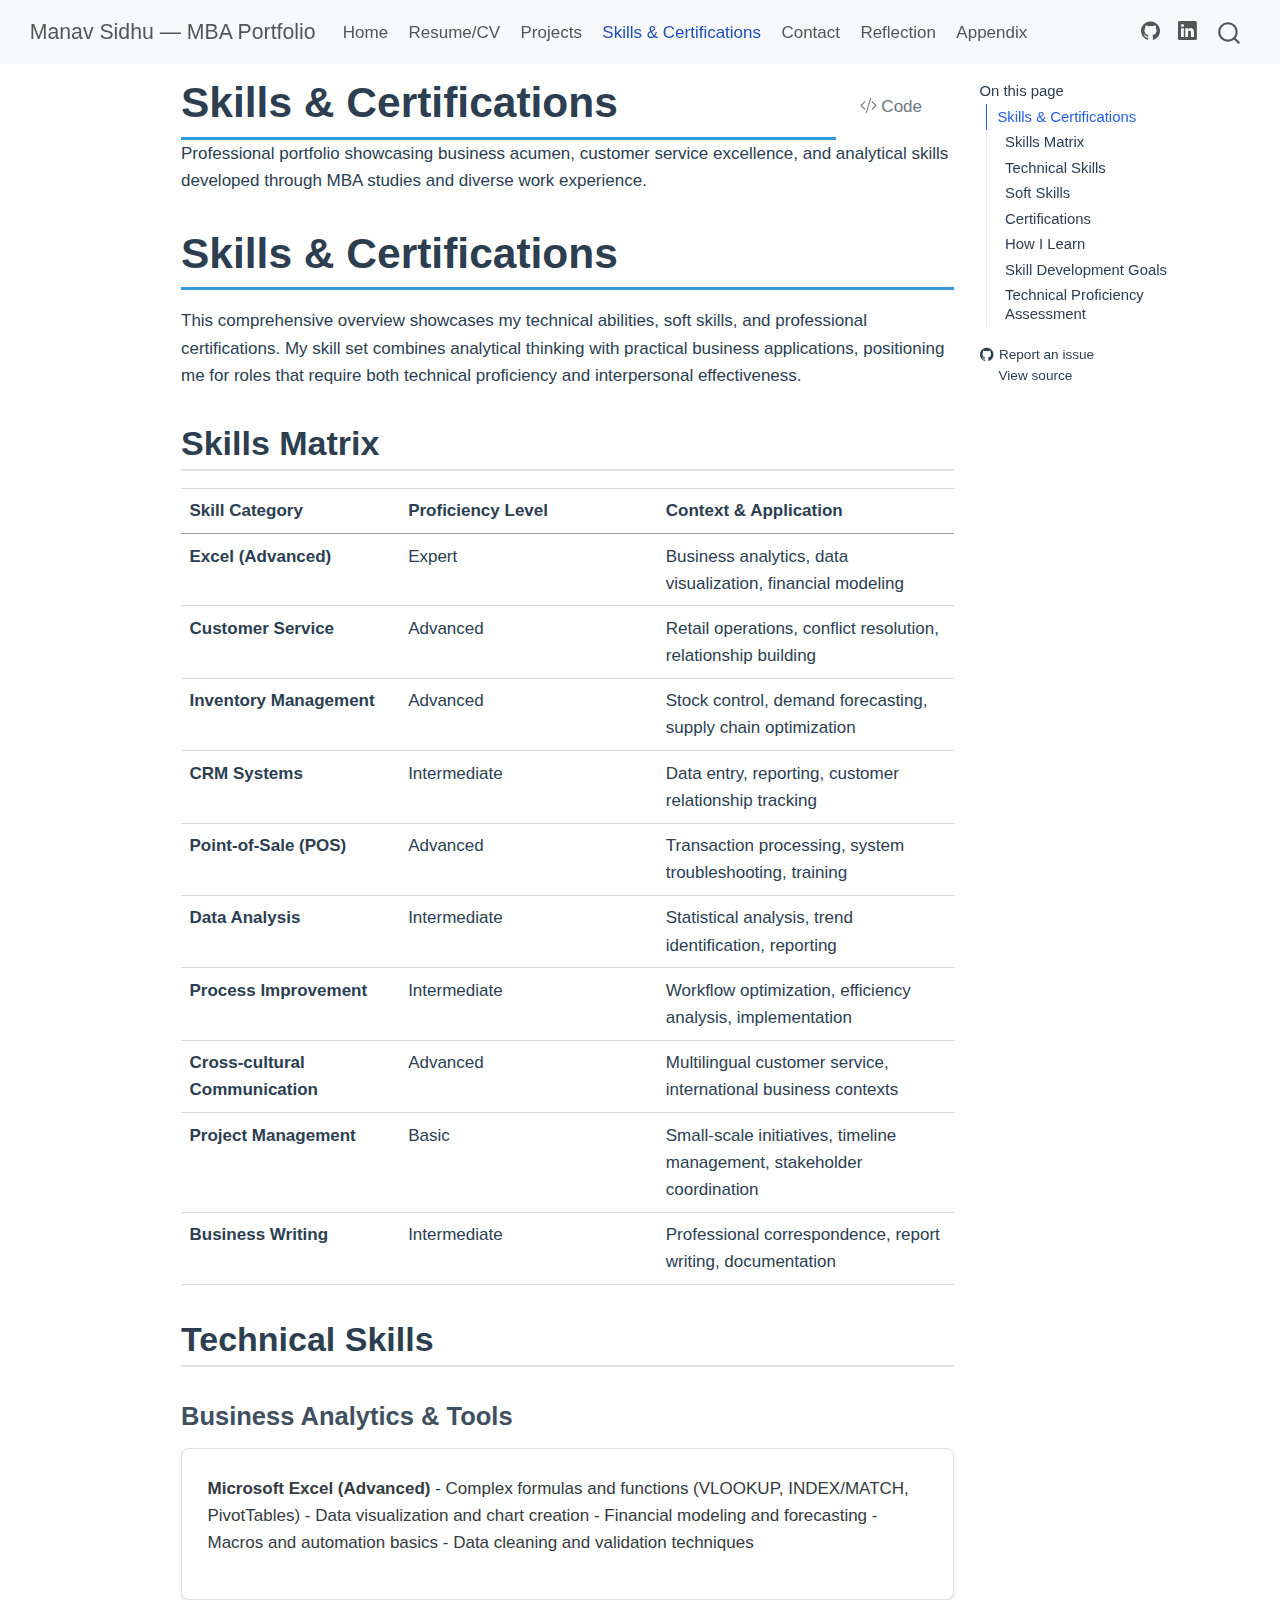
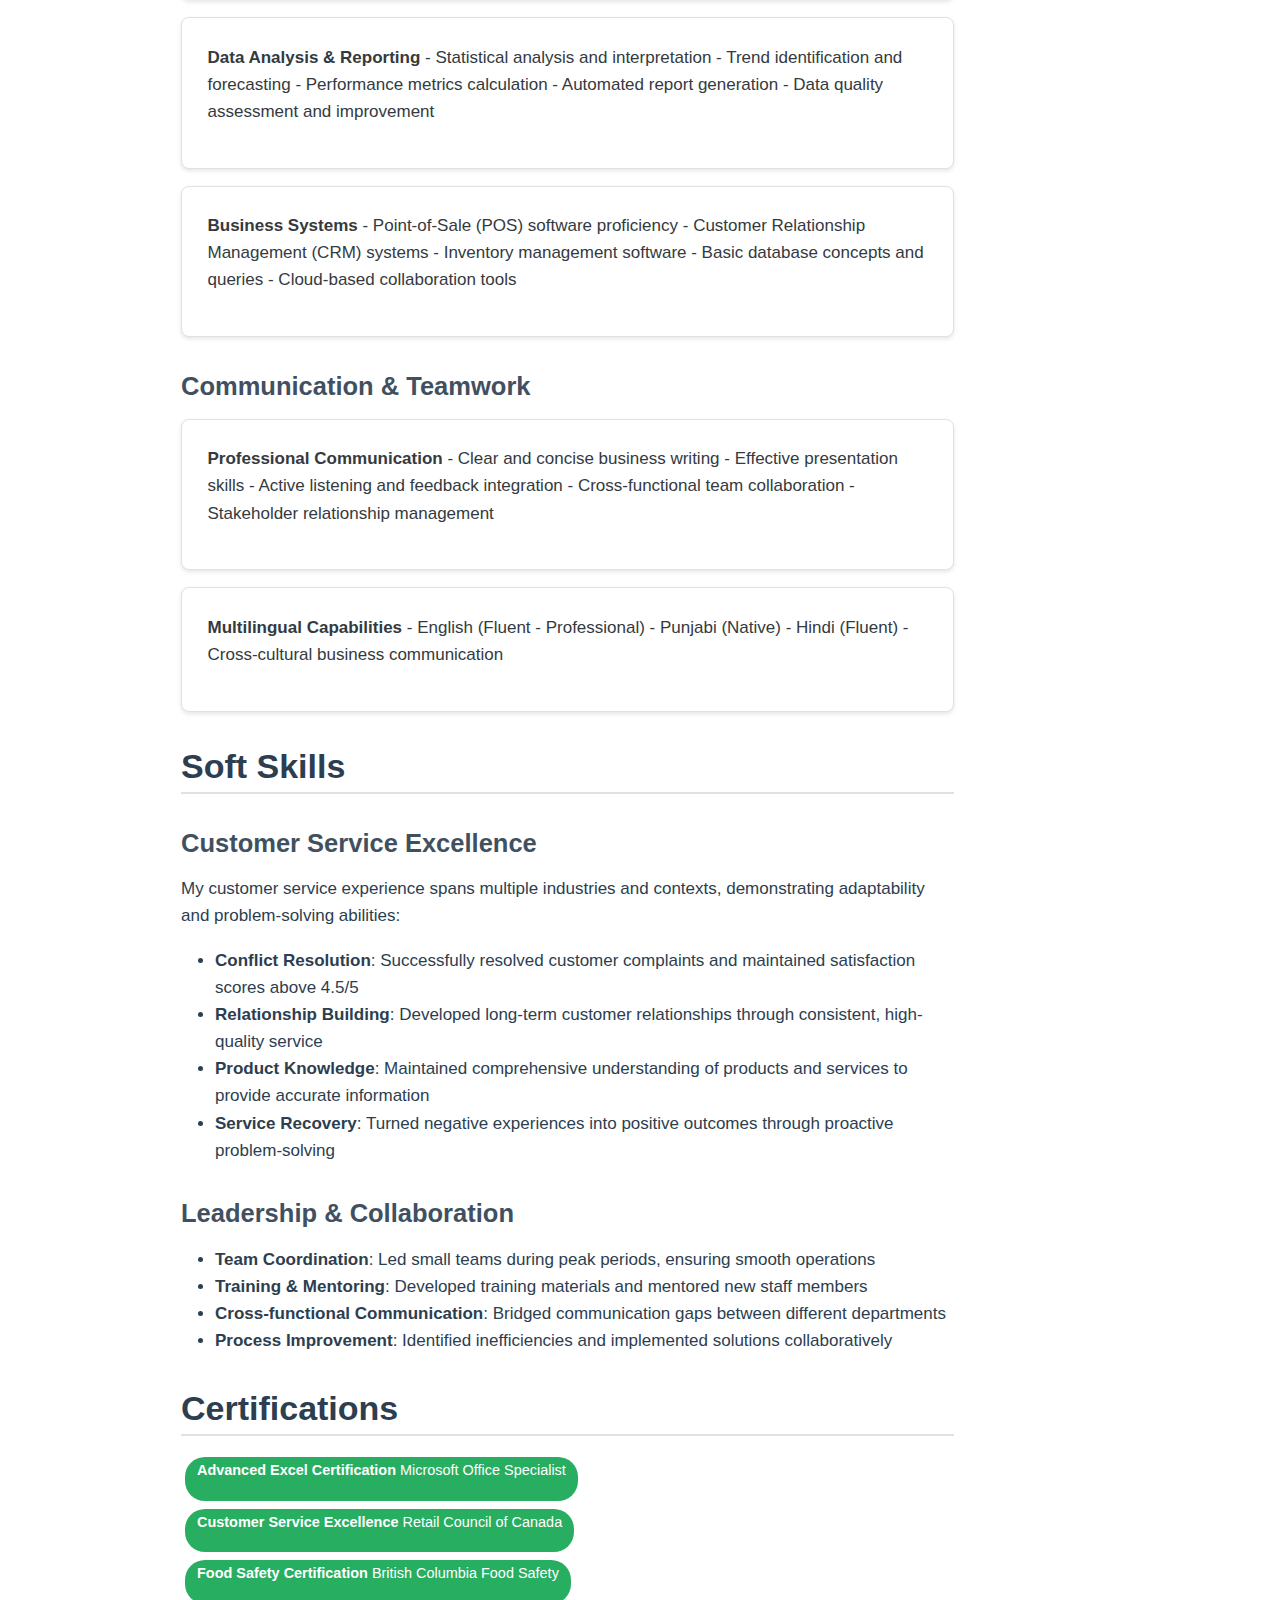
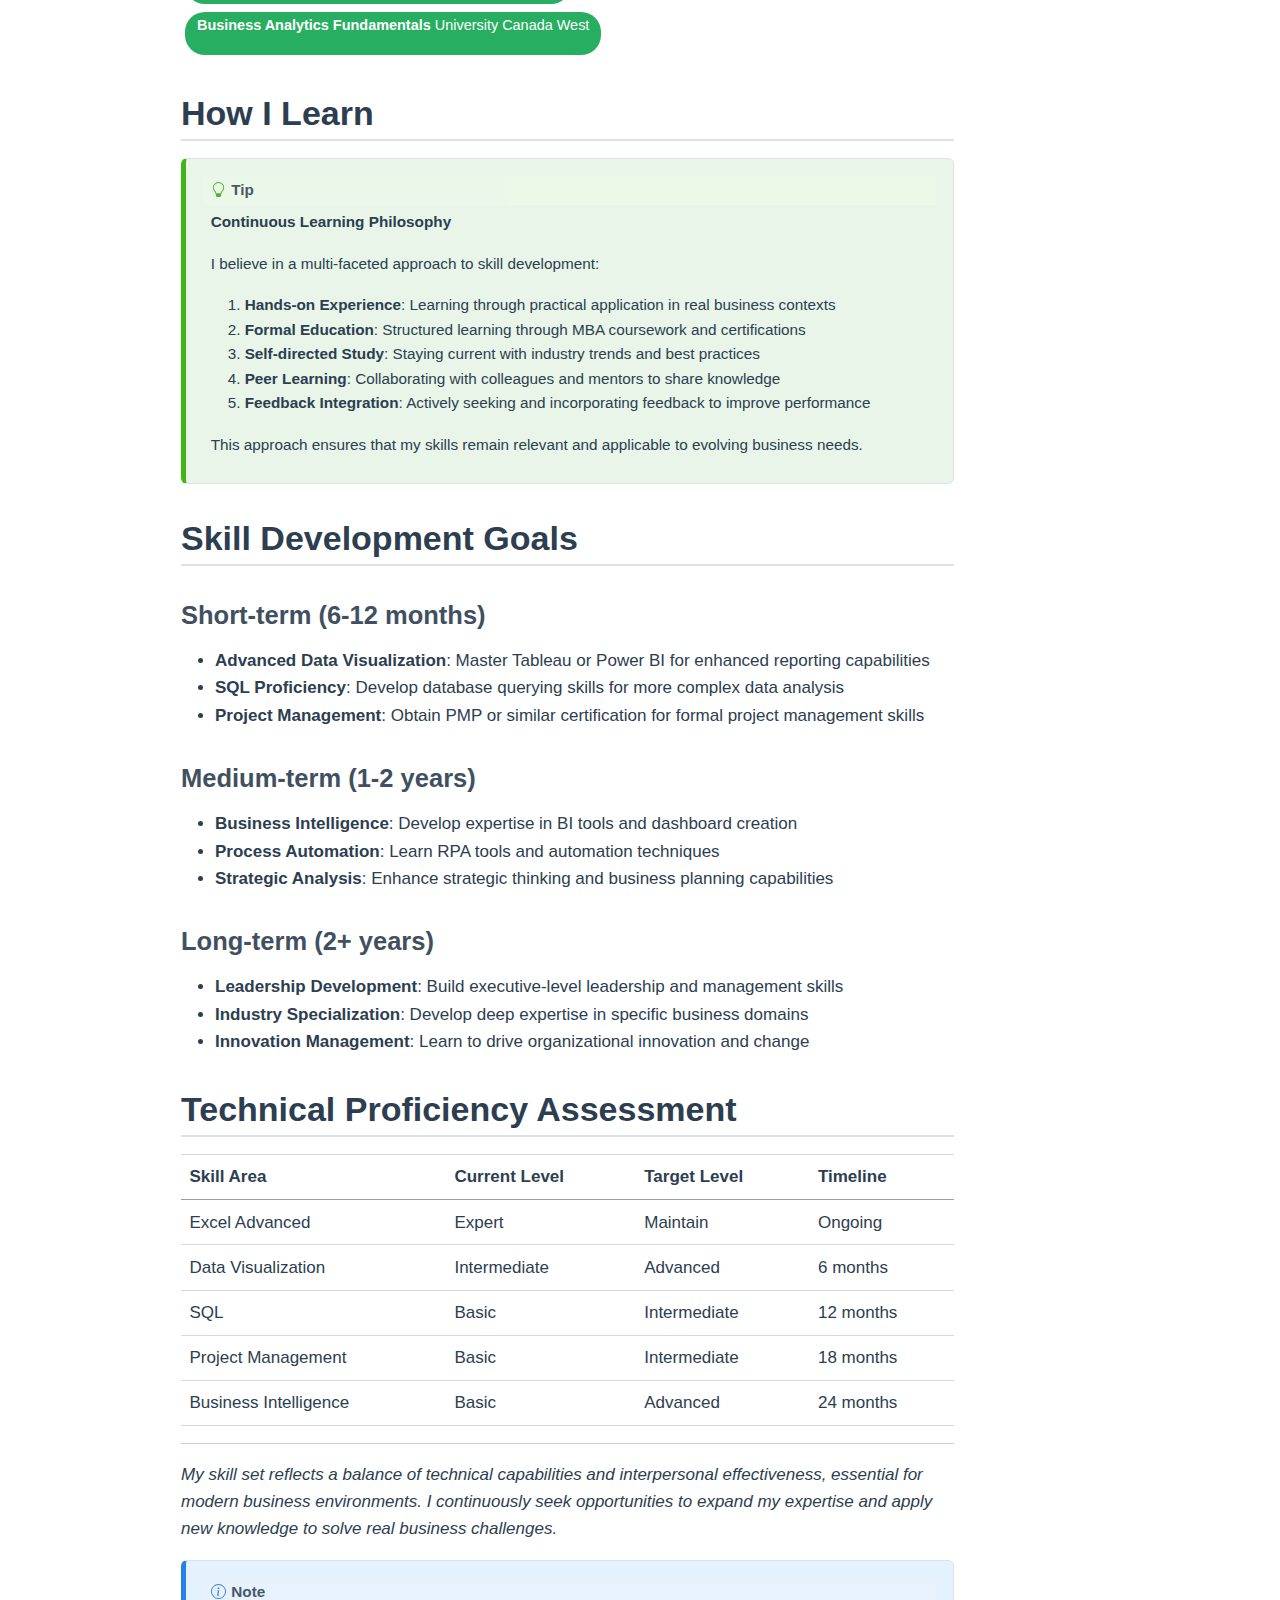
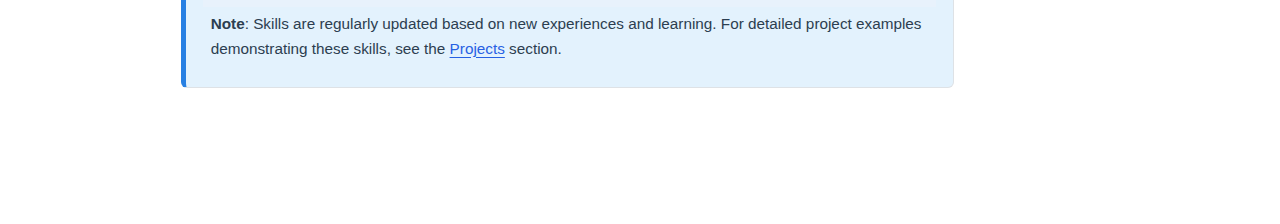
<file: docs/skills.html>
<!DOCTYPE html>
<html xmlns="http://www.w3.org/1999/xhtml" lang="en" xml:lang="en"><head>

<meta charset="utf-8">
<meta name="generator" content="quarto-1.7.32">

<meta name="viewport" content="width=device-width, initial-scale=1.0, user-scalable=yes">

<meta name="description" content="Professional portfolio showcasing business acumen, customer service excellence, and analytical skills developed through MBA studies and diverse work experience.">

<title>Skills &amp; Certifications – Manav Sidhu — MBA Portfolio</title>
<style>
code{white-space: pre-wrap;}
span.smallcaps{font-variant: small-caps;}
div.columns{display: flex; gap: min(4vw, 1.5em);}
div.column{flex: auto; overflow-x: auto;}
div.hanging-indent{margin-left: 1.5em; text-indent: -1.5em;}
ul.task-list{list-style: none;}
ul.task-list li input[type="checkbox"] {
  width: 0.8em;
  margin: 0 0.8em 0.2em -1em; /* quarto-specific, see https://github.com/quarto-dev/quarto-cli/issues/4556 */ 
  vertical-align: middle;
}
/* CSS for syntax highlighting */
html { -webkit-text-size-adjust: 100%; }
pre > code.sourceCode { white-space: pre; position: relative; }
pre > code.sourceCode > span { display: inline-block; line-height: 1.25; }
pre > code.sourceCode > span:empty { height: 1.2em; }
.sourceCode { overflow: visible; }
code.sourceCode > span { color: inherit; text-decoration: inherit; }
div.sourceCode { margin: 1em 0; }
pre.sourceCode { margin: 0; }
@media screen {
div.sourceCode { overflow: auto; }
}
@media print {
pre > code.sourceCode { white-space: pre-wrap; }
pre > code.sourceCode > span { text-indent: -5em; padding-left: 5em; }
}
pre.numberSource code
  { counter-reset: source-line 0; }
pre.numberSource code > span
  { position: relative; left: -4em; counter-increment: source-line; }
pre.numberSource code > span > a:first-child::before
  { content: counter(source-line);
    position: relative; left: -1em; text-align: right; vertical-align: baseline;
    border: none; display: inline-block;
    -webkit-touch-callout: none; -webkit-user-select: none;
    -khtml-user-select: none; -moz-user-select: none;
    -ms-user-select: none; user-select: none;
    padding: 0 4px; width: 4em;
  }
pre.numberSource { margin-left: 3em;  padding-left: 4px; }
div.sourceCode
  {   }
@media screen {
pre > code.sourceCode > span > a:first-child::before { text-decoration: underline; }
}
</style>


<script src="site_libs/quarto-nav/quarto-nav.js"></script>
<script src="site_libs/quarto-nav/headroom.min.js"></script>
<script src="site_libs/clipboard/clipboard.min.js"></script>
<script src="site_libs/quarto-search/autocomplete.umd.js"></script>
<script src="site_libs/quarto-search/fuse.min.js"></script>
<script src="site_libs/quarto-search/quarto-search.js"></script>
<meta name="quarto:offset" content="./">
<script src="site_libs/quarto-html/quarto.js" type="module"></script>
<script src="site_libs/quarto-html/tabsets/tabsets.js" type="module"></script>
<script src="site_libs/quarto-html/popper.min.js"></script>
<script src="site_libs/quarto-html/tippy.umd.min.js"></script>
<script src="site_libs/quarto-html/anchor.min.js"></script>
<link href="site_libs/quarto-html/tippy.css" rel="stylesheet">
<link href="site_libs/quarto-html/quarto-syntax-highlighting-37eea08aefeeee20ff55810ff984fec1.css" rel="stylesheet" id="quarto-text-highlighting-styles">
<script src="site_libs/bootstrap/bootstrap.min.js"></script>
<link href="site_libs/bootstrap/bootstrap-icons.css" rel="stylesheet">
<link href="site_libs/bootstrap/bootstrap-bb05f5d0074da2129d766b238819cd35.min.css" rel="stylesheet" append-hash="true" id="quarto-bootstrap" data-mode="light">
<script id="quarto-search-options" type="application/json">{
  "location": "navbar",
  "copy-button": false,
  "collapse-after": 3,
  "panel-placement": "end",
  "type": "overlay",
  "limit": 50,
  "keyboard-shortcut": [
    "f",
    "/",
    "s"
  ],
  "show-item-context": false,
  "language": {
    "search-no-results-text": "No results",
    "search-matching-documents-text": "matching documents",
    "search-copy-link-title": "Copy link to search",
    "search-hide-matches-text": "Hide additional matches",
    "search-more-match-text": "more match in this document",
    "search-more-matches-text": "more matches in this document",
    "search-clear-button-title": "Clear",
    "search-text-placeholder": "",
    "search-detached-cancel-button-title": "Cancel",
    "search-submit-button-title": "Submit",
    "search-label": "Search"
  }
}</script>
<style>html{ scroll-behavior: smooth; }</style>


<link rel="stylesheet" href="styles.css">
</head>

<body class="nav-fixed quarto-light">

<div id="quarto-search-results"></div>
  <header id="quarto-header" class="headroom fixed-top">
    <nav class="navbar navbar-expand-lg " data-bs-theme="dark">
      <div class="navbar-container container-fluid">
      <div class="navbar-brand-container mx-auto">
    <a class="navbar-brand" href="./index.html">
    <span class="navbar-title">Manav Sidhu — MBA Portfolio</span>
    </a>
  </div>
            <div id="quarto-search" class="" title="Search"></div>
          <button class="navbar-toggler" type="button" data-bs-toggle="collapse" data-bs-target="#navbarCollapse" aria-controls="navbarCollapse" role="menu" aria-expanded="false" aria-label="Toggle navigation" onclick="if (window.quartoToggleHeadroom) { window.quartoToggleHeadroom(); }">
  <span class="navbar-toggler-icon"></span>
</button>
          <div class="collapse navbar-collapse" id="navbarCollapse">
            <ul class="navbar-nav navbar-nav-scroll me-auto">
  <li class="nav-item">
    <a class="nav-link" href="./index.html"> 
<span class="menu-text">Home</span></a>
  </li>  
  <li class="nav-item">
    <a class="nav-link" href="./resume.html"> 
<span class="menu-text">Resume/CV</span></a>
  </li>  
  <li class="nav-item">
    <a class="nav-link" href="./projects.html"> 
<span class="menu-text">Projects</span></a>
  </li>  
  <li class="nav-item">
    <a class="nav-link active" href="./skills.html" aria-current="page"> 
<span class="menu-text">Skills &amp; Certifications</span></a>
  </li>  
  <li class="nav-item">
    <a class="nav-link" href="./contact.html"> 
<span class="menu-text">Contact</span></a>
  </li>  
  <li class="nav-item">
    <a class="nav-link" href="./reflection.html"> 
<span class="menu-text">Reflection</span></a>
  </li>  
  <li class="nav-item">
    <a class="nav-link" href="./appendix.html"> 
<span class="menu-text">Appendix</span></a>
  </li>  
</ul>
            <ul class="navbar-nav navbar-nav-scroll ms-auto">
  <li class="nav-item compact">
    <a class="nav-link" href="https://github.com/manav-sidhu/mba-portfolio-manav-sidhu"> <i class="bi bi-github" role="img">
</i> 
<span class="menu-text"></span></a>
  </li>  
  <li class="nav-item compact">
    <a class="nav-link" href="https://www.linkedin.com/in/manav-sidhu/"> <i class="bi bi-linkedin" role="img">
</i> 
<span class="menu-text"></span></a>
  </li>  
</ul>
          </div> <!-- /navcollapse -->
            <div class="quarto-navbar-tools">
</div>
      </div> <!-- /container-fluid -->
    </nav>
</header>
<!-- content -->
<div id="quarto-content" class="quarto-container page-columns page-rows-contents page-layout-article page-navbar">
<!-- sidebar -->
<!-- margin-sidebar -->
    <div id="quarto-margin-sidebar" class="sidebar margin-sidebar">
        <nav id="TOC" role="doc-toc" class="toc-active">
    <h2 id="toc-title">On this page</h2>
   
  <ul>
  <li><a href="#skills-certifications" id="toc-skills-certifications" class="nav-link active" data-scroll-target="#skills-certifications">Skills &amp; Certifications</a>
  <ul class="collapse">
  <li><a href="#skills-matrix" id="toc-skills-matrix" class="nav-link" data-scroll-target="#skills-matrix">Skills Matrix</a></li>
  <li><a href="#technical-skills" id="toc-technical-skills" class="nav-link" data-scroll-target="#technical-skills">Technical Skills</a>
  <ul class="collapse">
  <li><a href="#business-analytics-tools" id="toc-business-analytics-tools" class="nav-link" data-scroll-target="#business-analytics-tools">Business Analytics &amp; Tools</a></li>
  <li><a href="#communication-teamwork" id="toc-communication-teamwork" class="nav-link" data-scroll-target="#communication-teamwork">Communication &amp; Teamwork</a></li>
  </ul></li>
  <li><a href="#soft-skills" id="toc-soft-skills" class="nav-link" data-scroll-target="#soft-skills">Soft Skills</a>
  <ul class="collapse">
  <li><a href="#customer-service-excellence" id="toc-customer-service-excellence" class="nav-link" data-scroll-target="#customer-service-excellence">Customer Service Excellence</a></li>
  <li><a href="#leadership-collaboration" id="toc-leadership-collaboration" class="nav-link" data-scroll-target="#leadership-collaboration">Leadership &amp; Collaboration</a></li>
  </ul></li>
  <li><a href="#certifications" id="toc-certifications" class="nav-link" data-scroll-target="#certifications">Certifications</a></li>
  <li><a href="#how-i-learn" id="toc-how-i-learn" class="nav-link" data-scroll-target="#how-i-learn">How I Learn</a></li>
  <li><a href="#skill-development-goals" id="toc-skill-development-goals" class="nav-link" data-scroll-target="#skill-development-goals">Skill Development Goals</a>
  <ul class="collapse">
  <li><a href="#short-term-6-12-months" id="toc-short-term-6-12-months" class="nav-link" data-scroll-target="#short-term-6-12-months">Short-term (6-12 months)</a></li>
  <li><a href="#medium-term-1-2-years" id="toc-medium-term-1-2-years" class="nav-link" data-scroll-target="#medium-term-1-2-years">Medium-term (1-2 years)</a></li>
  <li><a href="#long-term-2-years" id="toc-long-term-2-years" class="nav-link" data-scroll-target="#long-term-2-years">Long-term (2+ years)</a></li>
  </ul></li>
  <li><a href="#technical-proficiency-assessment" id="toc-technical-proficiency-assessment" class="nav-link" data-scroll-target="#technical-proficiency-assessment">Technical Proficiency Assessment</a></li>
  </ul></li>
  </ul>
<div class="toc-actions"><ul><li><a href="https://github.com/manav-sidhu/mba-portfolio-manav-sidhu/issues/new" class="toc-action"><i class="bi bi-github"></i>Report an issue</a></li><li><a href="https://github.com/manav-sidhu/mba-portfolio-manav-sidhu/blob/main/skills.qmd" class="toc-action"><i class="bi empty"></i>View source</a></li></ul></div></nav>
    </div>
<!-- main -->
<main class="content" id="quarto-document-content">

<header id="title-block-header" class="quarto-title-block default">
<div class="quarto-title">
<div class="quarto-title-block"><div><h1 class="title">Skills &amp; Certifications</h1><button type="button" class="btn code-tools-button" id="quarto-code-tools-source"><i class="bi"></i> Code</button></div></div>
</div>

<div>
  <div class="description">
    Professional portfolio showcasing business acumen, customer service excellence, and analytical skills developed through MBA studies and diverse work experience.
  </div>
</div>


<div class="quarto-title-meta">

    
  
    
  </div>
  


</header>


<section id="skills-certifications" class="level1">
<h1>Skills &amp; Certifications</h1>
<p>This comprehensive overview showcases my technical abilities, soft skills, and professional certifications. My skill set combines analytical thinking with practical business applications, positioning me for roles that require both technical proficiency and interpersonal effectiveness.</p>
<section id="skills-matrix" class="level2">
<h2 class="anchored" data-anchor-id="skills-matrix">Skills Matrix</h2>
<table class="caption-top table">
<colgroup>
<col style="width: 28%">
<col style="width: 33%">
<col style="width: 38%">
</colgroup>
<thead>
<tr class="header">
<th>Skill Category</th>
<th>Proficiency Level</th>
<th>Context &amp; Application</th>
</tr>
</thead>
<tbody>
<tr class="odd">
<td><strong>Excel (Advanced)</strong></td>
<td>Expert</td>
<td>Business analytics, data visualization, financial modeling</td>
</tr>
<tr class="even">
<td><strong>Customer Service</strong></td>
<td>Advanced</td>
<td>Retail operations, conflict resolution, relationship building</td>
</tr>
<tr class="odd">
<td><strong>Inventory Management</strong></td>
<td>Advanced</td>
<td>Stock control, demand forecasting, supply chain optimization</td>
</tr>
<tr class="even">
<td><strong>CRM Systems</strong></td>
<td>Intermediate</td>
<td>Data entry, reporting, customer relationship tracking</td>
</tr>
<tr class="odd">
<td><strong>Point-of-Sale (POS)</strong></td>
<td>Advanced</td>
<td>Transaction processing, system troubleshooting, training</td>
</tr>
<tr class="even">
<td><strong>Data Analysis</strong></td>
<td>Intermediate</td>
<td>Statistical analysis, trend identification, reporting</td>
</tr>
<tr class="odd">
<td><strong>Process Improvement</strong></td>
<td>Intermediate</td>
<td>Workflow optimization, efficiency analysis, implementation</td>
</tr>
<tr class="even">
<td><strong>Cross-cultural Communication</strong></td>
<td>Advanced</td>
<td>Multilingual customer service, international business contexts</td>
</tr>
<tr class="odd">
<td><strong>Project Management</strong></td>
<td>Basic</td>
<td>Small-scale initiatives, timeline management, stakeholder coordination</td>
</tr>
<tr class="even">
<td><strong>Business Writing</strong></td>
<td>Intermediate</td>
<td>Professional correspondence, report writing, documentation</td>
</tr>
</tbody>
</table>
</section>
<section id="technical-skills" class="level2">
<h2 class="anchored" data-anchor-id="technical-skills">Technical Skills</h2>
<section id="business-analytics-tools" class="level3">
<h3 class="anchored" data-anchor-id="business-analytics-tools">Business Analytics &amp; Tools</h3>
<div class="card">
<p><strong>Microsoft Excel (Advanced)</strong> - Complex formulas and functions (VLOOKUP, INDEX/MATCH, PivotTables) - Data visualization and chart creation - Financial modeling and forecasting - Macros and automation basics - Data cleaning and validation techniques</p>
</div>
<div class="card">
<p><strong>Data Analysis &amp; Reporting</strong> - Statistical analysis and interpretation - Trend identification and forecasting - Performance metrics calculation - Automated report generation - Data quality assessment and improvement</p>
</div>
<div class="card">
<p><strong>Business Systems</strong> - Point-of-Sale (POS) software proficiency - Customer Relationship Management (CRM) systems - Inventory management software - Basic database concepts and queries - Cloud-based collaboration tools</p>
</div>
</section>
<section id="communication-teamwork" class="level3">
<h3 class="anchored" data-anchor-id="communication-teamwork">Communication &amp; Teamwork</h3>
<div class="card">
<p><strong>Professional Communication</strong> - Clear and concise business writing - Effective presentation skills - Active listening and feedback integration - Cross-functional team collaboration - Stakeholder relationship management</p>
</div>
<div class="card">
<p><strong>Multilingual Capabilities</strong> - English (Fluent - Professional) - Punjabi (Native) - Hindi (Fluent) - Cross-cultural business communication</p>
</div>
</section>
</section>
<section id="soft-skills" class="level2">
<h2 class="anchored" data-anchor-id="soft-skills">Soft Skills</h2>
<section id="customer-service-excellence" class="level3">
<h3 class="anchored" data-anchor-id="customer-service-excellence">Customer Service Excellence</h3>
<p>My customer service experience spans multiple industries and contexts, demonstrating adaptability and problem-solving abilities:</p>
<ul>
<li><strong>Conflict Resolution</strong>: Successfully resolved customer complaints and maintained satisfaction scores above 4.5/5</li>
<li><strong>Relationship Building</strong>: Developed long-term customer relationships through consistent, high-quality service</li>
<li><strong>Product Knowledge</strong>: Maintained comprehensive understanding of products and services to provide accurate information</li>
<li><strong>Service Recovery</strong>: Turned negative experiences into positive outcomes through proactive problem-solving</li>
</ul>
</section>
<section id="leadership-collaboration" class="level3">
<h3 class="anchored" data-anchor-id="leadership-collaboration">Leadership &amp; Collaboration</h3>
<ul>
<li><strong>Team Coordination</strong>: Led small teams during peak periods, ensuring smooth operations</li>
<li><strong>Training &amp; Mentoring</strong>: Developed training materials and mentored new staff members</li>
<li><strong>Cross-functional Communication</strong>: Bridged communication gaps between different departments</li>
<li><strong>Process Improvement</strong>: Identified inefficiencies and implemented solutions collaboratively</li>
</ul>
</section>
</section>
<section id="certifications" class="level2">
<h2 class="anchored" data-anchor-id="certifications">Certifications</h2>
<div class="badge badge-certification">
<p><strong>Advanced Excel Certification</strong> Microsoft Office Specialist</p>
</div>
<div class="badge badge-certification">
<p><strong>Customer Service Excellence</strong> Retail Council of Canada</p>
</div>
<div class="badge badge-certification">
<p><strong>Food Safety Certification</strong> British Columbia Food Safety</p>
</div>
<div class="badge badge-certification">
<p><strong>Business Analytics Fundamentals</strong> University Canada West</p>
</div>
</section>
<section id="how-i-learn" class="level2">
<h2 class="anchored" data-anchor-id="how-i-learn">How I Learn</h2>
<div class="callout callout-style-default callout-tip callout-titled">
<div class="callout-header d-flex align-content-center">
<div class="callout-icon-container">
<i class="callout-icon"></i>
</div>
<div class="callout-title-container flex-fill">
Tip
</div>
</div>
<div class="callout-body-container callout-body">
<p><strong>Continuous Learning Philosophy</strong></p>
<p>I believe in a multi-faceted approach to skill development:</p>
<ol type="1">
<li><strong>Hands-on Experience</strong>: Learning through practical application in real business contexts</li>
<li><strong>Formal Education</strong>: Structured learning through MBA coursework and certifications</li>
<li><strong>Self-directed Study</strong>: Staying current with industry trends and best practices</li>
<li><strong>Peer Learning</strong>: Collaborating with colleagues and mentors to share knowledge</li>
<li><strong>Feedback Integration</strong>: Actively seeking and incorporating feedback to improve performance</li>
</ol>
<p>This approach ensures that my skills remain relevant and applicable to evolving business needs.</p>
</div>
</div>
</section>
<section id="skill-development-goals" class="level2">
<h2 class="anchored" data-anchor-id="skill-development-goals">Skill Development Goals</h2>
<section id="short-term-6-12-months" class="level3">
<h3 class="anchored" data-anchor-id="short-term-6-12-months">Short-term (6-12 months)</h3>
<ul>
<li><strong>Advanced Data Visualization</strong>: Master Tableau or Power BI for enhanced reporting capabilities</li>
<li><strong>SQL Proficiency</strong>: Develop database querying skills for more complex data analysis</li>
<li><strong>Project Management</strong>: Obtain PMP or similar certification for formal project management skills</li>
</ul>
</section>
<section id="medium-term-1-2-years" class="level3">
<h3 class="anchored" data-anchor-id="medium-term-1-2-years">Medium-term (1-2 years)</h3>
<ul>
<li><strong>Business Intelligence</strong>: Develop expertise in BI tools and dashboard creation</li>
<li><strong>Process Automation</strong>: Learn RPA tools and automation techniques</li>
<li><strong>Strategic Analysis</strong>: Enhance strategic thinking and business planning capabilities</li>
</ul>
</section>
<section id="long-term-2-years" class="level3">
<h3 class="anchored" data-anchor-id="long-term-2-years">Long-term (2+ years)</h3>
<ul>
<li><strong>Leadership Development</strong>: Build executive-level leadership and management skills</li>
<li><strong>Industry Specialization</strong>: Develop deep expertise in specific business domains</li>
<li><strong>Innovation Management</strong>: Learn to drive organizational innovation and change</li>
</ul>
</section>
</section>
<section id="technical-proficiency-assessment" class="level2">
<h2 class="anchored" data-anchor-id="technical-proficiency-assessment">Technical Proficiency Assessment</h2>
<table class="caption-top table">
<thead>
<tr class="header">
<th>Skill Area</th>
<th>Current Level</th>
<th>Target Level</th>
<th>Timeline</th>
</tr>
</thead>
<tbody>
<tr class="odd">
<td>Excel Advanced</td>
<td>Expert</td>
<td>Maintain</td>
<td>Ongoing</td>
</tr>
<tr class="even">
<td>Data Visualization</td>
<td>Intermediate</td>
<td>Advanced</td>
<td>6 months</td>
</tr>
<tr class="odd">
<td>SQL</td>
<td>Basic</td>
<td>Intermediate</td>
<td>12 months</td>
</tr>
<tr class="even">
<td>Project Management</td>
<td>Basic</td>
<td>Intermediate</td>
<td>18 months</td>
</tr>
<tr class="odd">
<td>Business Intelligence</td>
<td>Basic</td>
<td>Advanced</td>
<td>24 months</td>
</tr>
</tbody>
</table>
<hr>
<p><em>My skill set reflects a balance of technical capabilities and interpersonal effectiveness, essential for modern business environments. I continuously seek opportunities to expand my expertise and apply new knowledge to solve real business challenges.</em></p>
<div class="callout callout-style-default callout-note callout-titled">
<div class="callout-header d-flex align-content-center">
<div class="callout-icon-container">
<i class="callout-icon"></i>
</div>
<div class="callout-title-container flex-fill">
Note
</div>
</div>
<div class="callout-body-container callout-body">
<p><strong>Note</strong>: Skills are regularly updated based on new experiences and learning. For detailed project examples demonstrating these skills, see the <a href="./projects.html">Projects</a> section.</p>
</div>
</div>


<!-- -->

</section>
</section>

</main> <!-- /main -->
<script id="quarto-html-after-body" type="application/javascript">
  window.document.addEventListener("DOMContentLoaded", function (event) {
    const icon = "";
    const anchorJS = new window.AnchorJS();
    anchorJS.options = {
      placement: 'right',
      icon: icon
    };
    anchorJS.add('.anchored');
    const isCodeAnnotation = (el) => {
      for (const clz of el.classList) {
        if (clz.startsWith('code-annotation-')) {                     
          return true;
        }
      }
      return false;
    }
    const onCopySuccess = function(e) {
      // button target
      const button = e.trigger;
      // don't keep focus
      button.blur();
      // flash "checked"
      button.classList.add('code-copy-button-checked');
      var currentTitle = button.getAttribute("title");
      button.setAttribute("title", "Copied!");
      let tooltip;
      if (window.bootstrap) {
        button.setAttribute("data-bs-toggle", "tooltip");
        button.setAttribute("data-bs-placement", "left");
        button.setAttribute("data-bs-title", "Copied!");
        tooltip = new bootstrap.Tooltip(button, 
          { trigger: "manual", 
            customClass: "code-copy-button-tooltip",
            offset: [0, -8]});
        tooltip.show();    
      }
      setTimeout(function() {
        if (tooltip) {
          tooltip.hide();
          button.removeAttribute("data-bs-title");
          button.removeAttribute("data-bs-toggle");
          button.removeAttribute("data-bs-placement");
        }
        button.setAttribute("title", currentTitle);
        button.classList.remove('code-copy-button-checked');
      }, 1000);
      // clear code selection
      e.clearSelection();
    }
    const getTextToCopy = function(trigger) {
        const codeEl = trigger.previousElementSibling.cloneNode(true);
        for (const childEl of codeEl.children) {
          if (isCodeAnnotation(childEl)) {
            childEl.remove();
          }
        }
        return codeEl.innerText;
    }
    const clipboard = new window.ClipboardJS('.code-copy-button:not([data-in-quarto-modal])', {
      text: getTextToCopy
    });
    clipboard.on('success', onCopySuccess);
    if (window.document.getElementById('quarto-embedded-source-code-modal')) {
      const clipboardModal = new window.ClipboardJS('.code-copy-button[data-in-quarto-modal]', {
        text: getTextToCopy,
        container: window.document.getElementById('quarto-embedded-source-code-modal')
      });
      clipboardModal.on('success', onCopySuccess);
    }
    const viewSource = window.document.getElementById('quarto-view-source') ||
                       window.document.getElementById('quarto-code-tools-source');
    if (viewSource) {
      const sourceUrl = viewSource.getAttribute("data-quarto-source-url");
      viewSource.addEventListener("click", function(e) {
        if (sourceUrl) {
          // rstudio viewer pane
          if (/\bcapabilities=\b/.test(window.location)) {
            window.open(sourceUrl);
          } else {
            window.location.href = sourceUrl;
          }
        } else {
          const modal = new bootstrap.Modal(document.getElementById('quarto-embedded-source-code-modal'));
          modal.show();
        }
        return false;
      });
    }
    function toggleCodeHandler(show) {
      return function(e) {
        const detailsSrc = window.document.querySelectorAll(".cell > details > .sourceCode");
        for (let i=0; i<detailsSrc.length; i++) {
          const details = detailsSrc[i].parentElement;
          if (show) {
            details.open = true;
          } else {
            details.removeAttribute("open");
          }
        }
        const cellCodeDivs = window.document.querySelectorAll(".cell > .sourceCode");
        const fromCls = show ? "hidden" : "unhidden";
        const toCls = show ? "unhidden" : "hidden";
        for (let i=0; i<cellCodeDivs.length; i++) {
          const codeDiv = cellCodeDivs[i];
          if (codeDiv.classList.contains(fromCls)) {
            codeDiv.classList.remove(fromCls);
            codeDiv.classList.add(toCls);
          } 
        }
        return false;
      }
    }
    const hideAllCode = window.document.getElementById("quarto-hide-all-code");
    if (hideAllCode) {
      hideAllCode.addEventListener("click", toggleCodeHandler(false));
    }
    const showAllCode = window.document.getElementById("quarto-show-all-code");
    if (showAllCode) {
      showAllCode.addEventListener("click", toggleCodeHandler(true));
    }
      var localhostRegex = new RegExp(/^(?:http|https):\/\/localhost\:?[0-9]*\//);
      var mailtoRegex = new RegExp(/^mailto:/);
        var filterRegex = new RegExp('/' + window.location.host + '/');
      var isInternal = (href) => {
          return filterRegex.test(href) || localhostRegex.test(href) || mailtoRegex.test(href);
      }
      // Inspect non-navigation links and adorn them if external
     var links = window.document.querySelectorAll('a[href]:not(.nav-link):not(.navbar-brand):not(.toc-action):not(.sidebar-link):not(.sidebar-item-toggle):not(.pagination-link):not(.no-external):not([aria-hidden]):not(.dropdown-item):not(.quarto-navigation-tool):not(.about-link)');
      for (var i=0; i<links.length; i++) {
        const link = links[i];
        if (!isInternal(link.href)) {
          // undo the damage that might have been done by quarto-nav.js in the case of
          // links that we want to consider external
          if (link.dataset.originalHref !== undefined) {
            link.href = link.dataset.originalHref;
          }
            // target, if specified
            link.setAttribute("target", "_blank");
            if (link.getAttribute("rel") === null) {
              link.setAttribute("rel", "noopener");
            }
        }
      }
    function tippyHover(el, contentFn, onTriggerFn, onUntriggerFn) {
      const config = {
        allowHTML: true,
        maxWidth: 500,
        delay: 100,
        arrow: false,
        appendTo: function(el) {
            return el.parentElement;
        },
        interactive: true,
        interactiveBorder: 10,
        theme: 'quarto',
        placement: 'bottom-start',
      };
      if (contentFn) {
        config.content = contentFn;
      }
      if (onTriggerFn) {
        config.onTrigger = onTriggerFn;
      }
      if (onUntriggerFn) {
        config.onUntrigger = onUntriggerFn;
      }
      window.tippy(el, config); 
    }
    const noterefs = window.document.querySelectorAll('a[role="doc-noteref"]');
    for (var i=0; i<noterefs.length; i++) {
      const ref = noterefs[i];
      tippyHover(ref, function() {
        // use id or data attribute instead here
        let href = ref.getAttribute('data-footnote-href') || ref.getAttribute('href');
        try { href = new URL(href).hash; } catch {}
        const id = href.replace(/^#\/?/, "");
        const note = window.document.getElementById(id);
        if (note) {
          return note.innerHTML;
        } else {
          return "";
        }
      });
    }
    const xrefs = window.document.querySelectorAll('a.quarto-xref');
    const processXRef = (id, note) => {
      // Strip column container classes
      const stripColumnClz = (el) => {
        el.classList.remove("page-full", "page-columns");
        if (el.children) {
          for (const child of el.children) {
            stripColumnClz(child);
          }
        }
      }
      stripColumnClz(note)
      if (id === null || id.startsWith('sec-')) {
        // Special case sections, only their first couple elements
        const container = document.createElement("div");
        if (note.children && note.children.length > 2) {
          container.appendChild(note.children[0].cloneNode(true));
          for (let i = 1; i < note.children.length; i++) {
            const child = note.children[i];
            if (child.tagName === "P" && child.innerText === "") {
              continue;
            } else {
              container.appendChild(child.cloneNode(true));
              break;
            }
          }
          if (window.Quarto?.typesetMath) {
            window.Quarto.typesetMath(container);
          }
          return container.innerHTML
        } else {
          if (window.Quarto?.typesetMath) {
            window.Quarto.typesetMath(note);
          }
          return note.innerHTML;
        }
      } else {
        // Remove any anchor links if they are present
        const anchorLink = note.querySelector('a.anchorjs-link');
        if (anchorLink) {
          anchorLink.remove();
        }
        if (window.Quarto?.typesetMath) {
          window.Quarto.typesetMath(note);
        }
        if (note.classList.contains("callout")) {
          return note.outerHTML;
        } else {
          return note.innerHTML;
        }
      }
    }
    for (var i=0; i<xrefs.length; i++) {
      const xref = xrefs[i];
      tippyHover(xref, undefined, function(instance) {
        instance.disable();
        let url = xref.getAttribute('href');
        let hash = undefined; 
        if (url.startsWith('#')) {
          hash = url;
        } else {
          try { hash = new URL(url).hash; } catch {}
        }
        if (hash) {
          const id = hash.replace(/^#\/?/, "");
          const note = window.document.getElementById(id);
          if (note !== null) {
            try {
              const html = processXRef(id, note.cloneNode(true));
              instance.setContent(html);
            } finally {
              instance.enable();
              instance.show();
            }
          } else {
            // See if we can fetch this
            fetch(url.split('#')[0])
            .then(res => res.text())
            .then(html => {
              const parser = new DOMParser();
              const htmlDoc = parser.parseFromString(html, "text/html");
              const note = htmlDoc.getElementById(id);
              if (note !== null) {
                const html = processXRef(id, note);
                instance.setContent(html);
              } 
            }).finally(() => {
              instance.enable();
              instance.show();
            });
          }
        } else {
          // See if we can fetch a full url (with no hash to target)
          // This is a special case and we should probably do some content thinning / targeting
          fetch(url)
          .then(res => res.text())
          .then(html => {
            const parser = new DOMParser();
            const htmlDoc = parser.parseFromString(html, "text/html");
            const note = htmlDoc.querySelector('main.content');
            if (note !== null) {
              // This should only happen for chapter cross references
              // (since there is no id in the URL)
              // remove the first header
              if (note.children.length > 0 && note.children[0].tagName === "HEADER") {
                note.children[0].remove();
              }
              const html = processXRef(null, note);
              instance.setContent(html);
            } 
          }).finally(() => {
            instance.enable();
            instance.show();
          });
        }
      }, function(instance) {
      });
    }
        let selectedAnnoteEl;
        const selectorForAnnotation = ( cell, annotation) => {
          let cellAttr = 'data-code-cell="' + cell + '"';
          let lineAttr = 'data-code-annotation="' +  annotation + '"';
          const selector = 'span[' + cellAttr + '][' + lineAttr + ']';
          return selector;
        }
        const selectCodeLines = (annoteEl) => {
          const doc = window.document;
          const targetCell = annoteEl.getAttribute("data-target-cell");
          const targetAnnotation = annoteEl.getAttribute("data-target-annotation");
          const annoteSpan = window.document.querySelector(selectorForAnnotation(targetCell, targetAnnotation));
          const lines = annoteSpan.getAttribute("data-code-lines").split(",");
          const lineIds = lines.map((line) => {
            return targetCell + "-" + line;
          })
          let top = null;
          let height = null;
          let parent = null;
          if (lineIds.length > 0) {
              //compute the position of the single el (top and bottom and make a div)
              const el = window.document.getElementById(lineIds[0]);
              top = el.offsetTop;
              height = el.offsetHeight;
              parent = el.parentElement.parentElement;
            if (lineIds.length > 1) {
              const lastEl = window.document.getElementById(lineIds[lineIds.length - 1]);
              const bottom = lastEl.offsetTop + lastEl.offsetHeight;
              height = bottom - top;
            }
            if (top !== null && height !== null && parent !== null) {
              // cook up a div (if necessary) and position it 
              let div = window.document.getElementById("code-annotation-line-highlight");
              if (div === null) {
                div = window.document.createElement("div");
                div.setAttribute("id", "code-annotation-line-highlight");
                div.style.position = 'absolute';
                parent.appendChild(div);
              }
              div.style.top = top - 2 + "px";
              div.style.height = height + 4 + "px";
              div.style.left = 0;
              let gutterDiv = window.document.getElementById("code-annotation-line-highlight-gutter");
              if (gutterDiv === null) {
                gutterDiv = window.document.createElement("div");
                gutterDiv.setAttribute("id", "code-annotation-line-highlight-gutter");
                gutterDiv.style.position = 'absolute';
                const codeCell = window.document.getElementById(targetCell);
                const gutter = codeCell.querySelector('.code-annotation-gutter');
                gutter.appendChild(gutterDiv);
              }
              gutterDiv.style.top = top - 2 + "px";
              gutterDiv.style.height = height + 4 + "px";
            }
            selectedAnnoteEl = annoteEl;
          }
        };
        const unselectCodeLines = () => {
          const elementsIds = ["code-annotation-line-highlight", "code-annotation-line-highlight-gutter"];
          elementsIds.forEach((elId) => {
            const div = window.document.getElementById(elId);
            if (div) {
              div.remove();
            }
          });
          selectedAnnoteEl = undefined;
        };
          // Handle positioning of the toggle
      window.addEventListener(
        "resize",
        throttle(() => {
          elRect = undefined;
          if (selectedAnnoteEl) {
            selectCodeLines(selectedAnnoteEl);
          }
        }, 10)
      );
      function throttle(fn, ms) {
      let throttle = false;
      let timer;
        return (...args) => {
          if(!throttle) { // first call gets through
              fn.apply(this, args);
              throttle = true;
          } else { // all the others get throttled
              if(timer) clearTimeout(timer); // cancel #2
              timer = setTimeout(() => {
                fn.apply(this, args);
                timer = throttle = false;
              }, ms);
          }
        };
      }
        // Attach click handler to the DT
        const annoteDls = window.document.querySelectorAll('dt[data-target-cell]');
        for (const annoteDlNode of annoteDls) {
          annoteDlNode.addEventListener('click', (event) => {
            const clickedEl = event.target;
            if (clickedEl !== selectedAnnoteEl) {
              unselectCodeLines();
              const activeEl = window.document.querySelector('dt[data-target-cell].code-annotation-active');
              if (activeEl) {
                activeEl.classList.remove('code-annotation-active');
              }
              selectCodeLines(clickedEl);
              clickedEl.classList.add('code-annotation-active');
            } else {
              // Unselect the line
              unselectCodeLines();
              clickedEl.classList.remove('code-annotation-active');
            }
          });
        }
    const findCites = (el) => {
      const parentEl = el.parentElement;
      if (parentEl) {
        const cites = parentEl.dataset.cites;
        if (cites) {
          return {
            el,
            cites: cites.split(' ')
          };
        } else {
          return findCites(el.parentElement)
        }
      } else {
        return undefined;
      }
    };
    var bibliorefs = window.document.querySelectorAll('a[role="doc-biblioref"]');
    for (var i=0; i<bibliorefs.length; i++) {
      const ref = bibliorefs[i];
      const citeInfo = findCites(ref);
      if (citeInfo) {
        tippyHover(citeInfo.el, function() {
          var popup = window.document.createElement('div');
          citeInfo.cites.forEach(function(cite) {
            var citeDiv = window.document.createElement('div');
            citeDiv.classList.add('hanging-indent');
            citeDiv.classList.add('csl-entry');
            var biblioDiv = window.document.getElementById('ref-' + cite);
            if (biblioDiv) {
              citeDiv.innerHTML = biblioDiv.innerHTML;
            }
            popup.appendChild(citeDiv);
          });
          return popup.innerHTML;
        });
      }
    }
  });
  </script><div class="modal fade" id="quarto-embedded-source-code-modal" tabindex="-1" aria-labelledby="quarto-embedded-source-code-modal-label" aria-hidden="true"><div class="modal-dialog modal-dialog-scrollable"><div class="modal-content"><div class="modal-header"><h5 class="modal-title" id="quarto-embedded-source-code-modal-label">Source Code</h5><button class="btn-close" data-bs-dismiss="modal"></button></div><div class="modal-body"><div class="">
<div class="sourceCode" id="cb2" data-shortcodes="false"><pre class="sourceCode markdown code-with-copy"><code class="sourceCode markdown"><span id="cb2-1"><a href="#cb2-1" aria-hidden="true" tabindex="-1"></a><span class="co">---</span></span>
<span id="cb2-2"><a href="#cb2-2" aria-hidden="true" tabindex="-1"></a><span class="an">title:</span><span class="co"> "Skills &amp; Certifications"</span></span>
<span id="cb2-3"><a href="#cb2-3" aria-hidden="true" tabindex="-1"></a><span class="co">---</span></span>
<span id="cb2-4"><a href="#cb2-4" aria-hidden="true" tabindex="-1"></a></span>
<span id="cb2-5"><a href="#cb2-5" aria-hidden="true" tabindex="-1"></a><span class="fu"># Skills &amp; Certifications</span></span>
<span id="cb2-6"><a href="#cb2-6" aria-hidden="true" tabindex="-1"></a></span>
<span id="cb2-7"><a href="#cb2-7" aria-hidden="true" tabindex="-1"></a>This comprehensive overview showcases my technical abilities, soft skills, and professional certifications. My skill set combines analytical thinking with practical business applications, positioning me for roles that require both technical proficiency and interpersonal effectiveness.</span>
<span id="cb2-8"><a href="#cb2-8" aria-hidden="true" tabindex="-1"></a></span>
<span id="cb2-9"><a href="#cb2-9" aria-hidden="true" tabindex="-1"></a><span class="fu">## Skills Matrix</span></span>
<span id="cb2-10"><a href="#cb2-10" aria-hidden="true" tabindex="-1"></a></span>
<span id="cb2-11"><a href="#cb2-11" aria-hidden="true" tabindex="-1"></a><span class="pp">|</span> Skill Category <span class="pp">|</span> Proficiency Level <span class="pp">|</span> Context &amp; Application <span class="pp">|</span></span>
<span id="cb2-12"><a href="#cb2-12" aria-hidden="true" tabindex="-1"></a><span class="pp">|----------------|-------------------|----------------------|</span></span>
<span id="cb2-13"><a href="#cb2-13" aria-hidden="true" tabindex="-1"></a><span class="pp">|</span> **Excel (Advanced)** <span class="pp">|</span> Expert <span class="pp">|</span> Business analytics, data visualization, financial modeling <span class="pp">|</span></span>
<span id="cb2-14"><a href="#cb2-14" aria-hidden="true" tabindex="-1"></a><span class="pp">|</span> **Customer Service** <span class="pp">|</span> Advanced <span class="pp">|</span> Retail operations, conflict resolution, relationship building <span class="pp">|</span></span>
<span id="cb2-15"><a href="#cb2-15" aria-hidden="true" tabindex="-1"></a><span class="pp">|</span> **Inventory Management** <span class="pp">|</span> Advanced <span class="pp">|</span> Stock control, demand forecasting, supply chain optimization <span class="pp">|</span></span>
<span id="cb2-16"><a href="#cb2-16" aria-hidden="true" tabindex="-1"></a><span class="pp">|</span> **CRM Systems** <span class="pp">|</span> Intermediate <span class="pp">|</span> Data entry, reporting, customer relationship tracking <span class="pp">|</span></span>
<span id="cb2-17"><a href="#cb2-17" aria-hidden="true" tabindex="-1"></a><span class="pp">|</span> **Point-of-Sale (POS)** <span class="pp">|</span> Advanced <span class="pp">|</span> Transaction processing, system troubleshooting, training <span class="pp">|</span></span>
<span id="cb2-18"><a href="#cb2-18" aria-hidden="true" tabindex="-1"></a><span class="pp">|</span> **Data Analysis** <span class="pp">|</span> Intermediate <span class="pp">|</span> Statistical analysis, trend identification, reporting <span class="pp">|</span></span>
<span id="cb2-19"><a href="#cb2-19" aria-hidden="true" tabindex="-1"></a><span class="pp">|</span> **Process Improvement** <span class="pp">|</span> Intermediate <span class="pp">|</span> Workflow optimization, efficiency analysis, implementation <span class="pp">|</span></span>
<span id="cb2-20"><a href="#cb2-20" aria-hidden="true" tabindex="-1"></a><span class="pp">|</span> **Cross-cultural Communication** <span class="pp">|</span> Advanced <span class="pp">|</span> Multilingual customer service, international business contexts <span class="pp">|</span></span>
<span id="cb2-21"><a href="#cb2-21" aria-hidden="true" tabindex="-1"></a><span class="pp">|</span> **Project Management** <span class="pp">|</span> Basic <span class="pp">|</span> Small-scale initiatives, timeline management, stakeholder coordination <span class="pp">|</span></span>
<span id="cb2-22"><a href="#cb2-22" aria-hidden="true" tabindex="-1"></a><span class="pp">|</span> **Business Writing** <span class="pp">|</span> Intermediate <span class="pp">|</span> Professional correspondence, report writing, documentation <span class="pp">|</span></span>
<span id="cb2-23"><a href="#cb2-23" aria-hidden="true" tabindex="-1"></a></span>
<span id="cb2-24"><a href="#cb2-24" aria-hidden="true" tabindex="-1"></a><span class="fu">## Technical Skills</span></span>
<span id="cb2-25"><a href="#cb2-25" aria-hidden="true" tabindex="-1"></a></span>
<span id="cb2-26"><a href="#cb2-26" aria-hidden="true" tabindex="-1"></a><span class="fu">### Business Analytics &amp; Tools</span></span>
<span id="cb2-27"><a href="#cb2-27" aria-hidden="true" tabindex="-1"></a></span>
<span id="cb2-28"><a href="#cb2-28" aria-hidden="true" tabindex="-1"></a>::: {.card}</span>
<span id="cb2-29"><a href="#cb2-29" aria-hidden="true" tabindex="-1"></a>**Microsoft Excel (Advanced)**</span>
<span id="cb2-30"><a href="#cb2-30" aria-hidden="true" tabindex="-1"></a><span class="ss">- </span>Complex formulas and functions (VLOOKUP, INDEX/MATCH, PivotTables)</span>
<span id="cb2-31"><a href="#cb2-31" aria-hidden="true" tabindex="-1"></a><span class="ss">- </span>Data visualization and chart creation</span>
<span id="cb2-32"><a href="#cb2-32" aria-hidden="true" tabindex="-1"></a><span class="ss">- </span>Financial modeling and forecasting</span>
<span id="cb2-33"><a href="#cb2-33" aria-hidden="true" tabindex="-1"></a><span class="ss">- </span>Macros and automation basics</span>
<span id="cb2-34"><a href="#cb2-34" aria-hidden="true" tabindex="-1"></a><span class="ss">- </span>Data cleaning and validation techniques</span>
<span id="cb2-35"><a href="#cb2-35" aria-hidden="true" tabindex="-1"></a>:::</span>
<span id="cb2-36"><a href="#cb2-36" aria-hidden="true" tabindex="-1"></a></span>
<span id="cb2-37"><a href="#cb2-37" aria-hidden="true" tabindex="-1"></a>::: {.card}</span>
<span id="cb2-38"><a href="#cb2-38" aria-hidden="true" tabindex="-1"></a>**Data Analysis &amp; Reporting**</span>
<span id="cb2-39"><a href="#cb2-39" aria-hidden="true" tabindex="-1"></a><span class="ss">- </span>Statistical analysis and interpretation</span>
<span id="cb2-40"><a href="#cb2-40" aria-hidden="true" tabindex="-1"></a><span class="ss">- </span>Trend identification and forecasting</span>
<span id="cb2-41"><a href="#cb2-41" aria-hidden="true" tabindex="-1"></a><span class="ss">- </span>Performance metrics calculation</span>
<span id="cb2-42"><a href="#cb2-42" aria-hidden="true" tabindex="-1"></a><span class="ss">- </span>Automated report generation</span>
<span id="cb2-43"><a href="#cb2-43" aria-hidden="true" tabindex="-1"></a><span class="ss">- </span>Data quality assessment and improvement</span>
<span id="cb2-44"><a href="#cb2-44" aria-hidden="true" tabindex="-1"></a>:::</span>
<span id="cb2-45"><a href="#cb2-45" aria-hidden="true" tabindex="-1"></a></span>
<span id="cb2-46"><a href="#cb2-46" aria-hidden="true" tabindex="-1"></a>::: {.card}</span>
<span id="cb2-47"><a href="#cb2-47" aria-hidden="true" tabindex="-1"></a>**Business Systems**</span>
<span id="cb2-48"><a href="#cb2-48" aria-hidden="true" tabindex="-1"></a><span class="ss">- </span>Point-of-Sale (POS) software proficiency</span>
<span id="cb2-49"><a href="#cb2-49" aria-hidden="true" tabindex="-1"></a><span class="ss">- </span>Customer Relationship Management (CRM) systems</span>
<span id="cb2-50"><a href="#cb2-50" aria-hidden="true" tabindex="-1"></a><span class="ss">- </span>Inventory management software</span>
<span id="cb2-51"><a href="#cb2-51" aria-hidden="true" tabindex="-1"></a><span class="ss">- </span>Basic database concepts and queries</span>
<span id="cb2-52"><a href="#cb2-52" aria-hidden="true" tabindex="-1"></a><span class="ss">- </span>Cloud-based collaboration tools</span>
<span id="cb2-53"><a href="#cb2-53" aria-hidden="true" tabindex="-1"></a>:::</span>
<span id="cb2-54"><a href="#cb2-54" aria-hidden="true" tabindex="-1"></a></span>
<span id="cb2-55"><a href="#cb2-55" aria-hidden="true" tabindex="-1"></a><span class="fu">### Communication &amp; Teamwork</span></span>
<span id="cb2-56"><a href="#cb2-56" aria-hidden="true" tabindex="-1"></a></span>
<span id="cb2-57"><a href="#cb2-57" aria-hidden="true" tabindex="-1"></a>::: {.card}</span>
<span id="cb2-58"><a href="#cb2-58" aria-hidden="true" tabindex="-1"></a>**Professional Communication**</span>
<span id="cb2-59"><a href="#cb2-59" aria-hidden="true" tabindex="-1"></a><span class="ss">- </span>Clear and concise business writing</span>
<span id="cb2-60"><a href="#cb2-60" aria-hidden="true" tabindex="-1"></a><span class="ss">- </span>Effective presentation skills</span>
<span id="cb2-61"><a href="#cb2-61" aria-hidden="true" tabindex="-1"></a><span class="ss">- </span>Active listening and feedback integration</span>
<span id="cb2-62"><a href="#cb2-62" aria-hidden="true" tabindex="-1"></a><span class="ss">- </span>Cross-functional team collaboration</span>
<span id="cb2-63"><a href="#cb2-63" aria-hidden="true" tabindex="-1"></a><span class="ss">- </span>Stakeholder relationship management</span>
<span id="cb2-64"><a href="#cb2-64" aria-hidden="true" tabindex="-1"></a>:::</span>
<span id="cb2-65"><a href="#cb2-65" aria-hidden="true" tabindex="-1"></a></span>
<span id="cb2-66"><a href="#cb2-66" aria-hidden="true" tabindex="-1"></a>::: {.card}</span>
<span id="cb2-67"><a href="#cb2-67" aria-hidden="true" tabindex="-1"></a>**Multilingual Capabilities**</span>
<span id="cb2-68"><a href="#cb2-68" aria-hidden="true" tabindex="-1"></a><span class="ss">- </span>English (Fluent - Professional)</span>
<span id="cb2-69"><a href="#cb2-69" aria-hidden="true" tabindex="-1"></a><span class="ss">- </span>Punjabi (Native)</span>
<span id="cb2-70"><a href="#cb2-70" aria-hidden="true" tabindex="-1"></a><span class="ss">- </span>Hindi (Fluent)</span>
<span id="cb2-71"><a href="#cb2-71" aria-hidden="true" tabindex="-1"></a><span class="ss">- </span>Cross-cultural business communication</span>
<span id="cb2-72"><a href="#cb2-72" aria-hidden="true" tabindex="-1"></a>:::</span>
<span id="cb2-73"><a href="#cb2-73" aria-hidden="true" tabindex="-1"></a></span>
<span id="cb2-74"><a href="#cb2-74" aria-hidden="true" tabindex="-1"></a><span class="fu">## Soft Skills</span></span>
<span id="cb2-75"><a href="#cb2-75" aria-hidden="true" tabindex="-1"></a></span>
<span id="cb2-76"><a href="#cb2-76" aria-hidden="true" tabindex="-1"></a><span class="fu">### Customer Service Excellence</span></span>
<span id="cb2-77"><a href="#cb2-77" aria-hidden="true" tabindex="-1"></a></span>
<span id="cb2-78"><a href="#cb2-78" aria-hidden="true" tabindex="-1"></a>My customer service experience spans multiple industries and contexts, demonstrating adaptability and problem-solving abilities:</span>
<span id="cb2-79"><a href="#cb2-79" aria-hidden="true" tabindex="-1"></a></span>
<span id="cb2-80"><a href="#cb2-80" aria-hidden="true" tabindex="-1"></a><span class="ss">- </span>**Conflict Resolution**: Successfully resolved customer complaints and maintained satisfaction scores above 4.5/5</span>
<span id="cb2-81"><a href="#cb2-81" aria-hidden="true" tabindex="-1"></a><span class="ss">- </span>**Relationship Building**: Developed long-term customer relationships through consistent, high-quality service</span>
<span id="cb2-82"><a href="#cb2-82" aria-hidden="true" tabindex="-1"></a><span class="ss">- </span>**Product Knowledge**: Maintained comprehensive understanding of products and services to provide accurate information</span>
<span id="cb2-83"><a href="#cb2-83" aria-hidden="true" tabindex="-1"></a><span class="ss">- </span>**Service Recovery**: Turned negative experiences into positive outcomes through proactive problem-solving</span>
<span id="cb2-84"><a href="#cb2-84" aria-hidden="true" tabindex="-1"></a></span>
<span id="cb2-85"><a href="#cb2-85" aria-hidden="true" tabindex="-1"></a><span class="fu">### Leadership &amp; Collaboration</span></span>
<span id="cb2-86"><a href="#cb2-86" aria-hidden="true" tabindex="-1"></a></span>
<span id="cb2-87"><a href="#cb2-87" aria-hidden="true" tabindex="-1"></a><span class="ss">- </span>**Team Coordination**: Led small teams during peak periods, ensuring smooth operations</span>
<span id="cb2-88"><a href="#cb2-88" aria-hidden="true" tabindex="-1"></a><span class="ss">- </span>**Training &amp; Mentoring**: Developed training materials and mentored new staff members</span>
<span id="cb2-89"><a href="#cb2-89" aria-hidden="true" tabindex="-1"></a><span class="ss">- </span>**Cross-functional Communication**: Bridged communication gaps between different departments</span>
<span id="cb2-90"><a href="#cb2-90" aria-hidden="true" tabindex="-1"></a><span class="ss">- </span>**Process Improvement**: Identified inefficiencies and implemented solutions collaboratively</span>
<span id="cb2-91"><a href="#cb2-91" aria-hidden="true" tabindex="-1"></a></span>
<span id="cb2-92"><a href="#cb2-92" aria-hidden="true" tabindex="-1"></a><span class="fu">## Certifications</span></span>
<span id="cb2-93"><a href="#cb2-93" aria-hidden="true" tabindex="-1"></a></span>
<span id="cb2-94"><a href="#cb2-94" aria-hidden="true" tabindex="-1"></a>::: {.badge .badge-certification}</span>
<span id="cb2-95"><a href="#cb2-95" aria-hidden="true" tabindex="-1"></a>**Advanced Excel Certification**</span>
<span id="cb2-96"><a href="#cb2-96" aria-hidden="true" tabindex="-1"></a>Microsoft Office Specialist</span>
<span id="cb2-97"><a href="#cb2-97" aria-hidden="true" tabindex="-1"></a>:::</span>
<span id="cb2-98"><a href="#cb2-98" aria-hidden="true" tabindex="-1"></a></span>
<span id="cb2-99"><a href="#cb2-99" aria-hidden="true" tabindex="-1"></a>::: {.badge .badge-certification}</span>
<span id="cb2-100"><a href="#cb2-100" aria-hidden="true" tabindex="-1"></a>**Customer Service Excellence**</span>
<span id="cb2-101"><a href="#cb2-101" aria-hidden="true" tabindex="-1"></a>Retail Council of Canada</span>
<span id="cb2-102"><a href="#cb2-102" aria-hidden="true" tabindex="-1"></a>:::</span>
<span id="cb2-103"><a href="#cb2-103" aria-hidden="true" tabindex="-1"></a></span>
<span id="cb2-104"><a href="#cb2-104" aria-hidden="true" tabindex="-1"></a>::: {.badge .badge-certification}</span>
<span id="cb2-105"><a href="#cb2-105" aria-hidden="true" tabindex="-1"></a>**Food Safety Certification**</span>
<span id="cb2-106"><a href="#cb2-106" aria-hidden="true" tabindex="-1"></a>British Columbia Food Safety</span>
<span id="cb2-107"><a href="#cb2-107" aria-hidden="true" tabindex="-1"></a>:::</span>
<span id="cb2-108"><a href="#cb2-108" aria-hidden="true" tabindex="-1"></a></span>
<span id="cb2-109"><a href="#cb2-109" aria-hidden="true" tabindex="-1"></a>::: {.badge .badge-certification}</span>
<span id="cb2-110"><a href="#cb2-110" aria-hidden="true" tabindex="-1"></a>**Business Analytics Fundamentals**</span>
<span id="cb2-111"><a href="#cb2-111" aria-hidden="true" tabindex="-1"></a>University Canada West</span>
<span id="cb2-112"><a href="#cb2-112" aria-hidden="true" tabindex="-1"></a>:::</span>
<span id="cb2-113"><a href="#cb2-113" aria-hidden="true" tabindex="-1"></a></span>
<span id="cb2-114"><a href="#cb2-114" aria-hidden="true" tabindex="-1"></a><span class="fu">## How I Learn</span></span>
<span id="cb2-115"><a href="#cb2-115" aria-hidden="true" tabindex="-1"></a></span>
<span id="cb2-116"><a href="#cb2-116" aria-hidden="true" tabindex="-1"></a>::: {.callout-tip}</span>
<span id="cb2-117"><a href="#cb2-117" aria-hidden="true" tabindex="-1"></a>**Continuous Learning Philosophy**</span>
<span id="cb2-118"><a href="#cb2-118" aria-hidden="true" tabindex="-1"></a></span>
<span id="cb2-119"><a href="#cb2-119" aria-hidden="true" tabindex="-1"></a>I believe in a multi-faceted approach to skill development:</span>
<span id="cb2-120"><a href="#cb2-120" aria-hidden="true" tabindex="-1"></a></span>
<span id="cb2-121"><a href="#cb2-121" aria-hidden="true" tabindex="-1"></a><span class="ss">1. </span>**Hands-on Experience**: Learning through practical application in real business contexts</span>
<span id="cb2-122"><a href="#cb2-122" aria-hidden="true" tabindex="-1"></a><span class="ss">2. </span>**Formal Education**: Structured learning through MBA coursework and certifications</span>
<span id="cb2-123"><a href="#cb2-123" aria-hidden="true" tabindex="-1"></a><span class="ss">3. </span>**Self-directed Study**: Staying current with industry trends and best practices</span>
<span id="cb2-124"><a href="#cb2-124" aria-hidden="true" tabindex="-1"></a><span class="ss">4. </span>**Peer Learning**: Collaborating with colleagues and mentors to share knowledge</span>
<span id="cb2-125"><a href="#cb2-125" aria-hidden="true" tabindex="-1"></a><span class="ss">5. </span>**Feedback Integration**: Actively seeking and incorporating feedback to improve performance</span>
<span id="cb2-126"><a href="#cb2-126" aria-hidden="true" tabindex="-1"></a></span>
<span id="cb2-127"><a href="#cb2-127" aria-hidden="true" tabindex="-1"></a>This approach ensures that my skills remain relevant and applicable to evolving business needs.</span>
<span id="cb2-128"><a href="#cb2-128" aria-hidden="true" tabindex="-1"></a>:::</span>
<span id="cb2-129"><a href="#cb2-129" aria-hidden="true" tabindex="-1"></a></span>
<span id="cb2-130"><a href="#cb2-130" aria-hidden="true" tabindex="-1"></a><span class="fu">## Skill Development Goals</span></span>
<span id="cb2-131"><a href="#cb2-131" aria-hidden="true" tabindex="-1"></a></span>
<span id="cb2-132"><a href="#cb2-132" aria-hidden="true" tabindex="-1"></a><span class="fu">### Short-term (6-12 months)</span></span>
<span id="cb2-133"><a href="#cb2-133" aria-hidden="true" tabindex="-1"></a><span class="ss">- </span>**Advanced Data Visualization**: Master Tableau or Power BI for enhanced reporting capabilities</span>
<span id="cb2-134"><a href="#cb2-134" aria-hidden="true" tabindex="-1"></a><span class="ss">- </span>**SQL Proficiency**: Develop database querying skills for more complex data analysis</span>
<span id="cb2-135"><a href="#cb2-135" aria-hidden="true" tabindex="-1"></a><span class="ss">- </span>**Project Management**: Obtain PMP or similar certification for formal project management skills</span>
<span id="cb2-136"><a href="#cb2-136" aria-hidden="true" tabindex="-1"></a></span>
<span id="cb2-137"><a href="#cb2-137" aria-hidden="true" tabindex="-1"></a><span class="fu">### Medium-term (1-2 years)</span></span>
<span id="cb2-138"><a href="#cb2-138" aria-hidden="true" tabindex="-1"></a><span class="ss">- </span>**Business Intelligence**: Develop expertise in BI tools and dashboard creation</span>
<span id="cb2-139"><a href="#cb2-139" aria-hidden="true" tabindex="-1"></a><span class="ss">- </span>**Process Automation**: Learn RPA tools and automation techniques</span>
<span id="cb2-140"><a href="#cb2-140" aria-hidden="true" tabindex="-1"></a><span class="ss">- </span>**Strategic Analysis**: Enhance strategic thinking and business planning capabilities</span>
<span id="cb2-141"><a href="#cb2-141" aria-hidden="true" tabindex="-1"></a></span>
<span id="cb2-142"><a href="#cb2-142" aria-hidden="true" tabindex="-1"></a><span class="fu">### Long-term (2+ years)</span></span>
<span id="cb2-143"><a href="#cb2-143" aria-hidden="true" tabindex="-1"></a><span class="ss">- </span>**Leadership Development**: Build executive-level leadership and management skills</span>
<span id="cb2-144"><a href="#cb2-144" aria-hidden="true" tabindex="-1"></a><span class="ss">- </span>**Industry Specialization**: Develop deep expertise in specific business domains</span>
<span id="cb2-145"><a href="#cb2-145" aria-hidden="true" tabindex="-1"></a><span class="ss">- </span>**Innovation Management**: Learn to drive organizational innovation and change</span>
<span id="cb2-146"><a href="#cb2-146" aria-hidden="true" tabindex="-1"></a></span>
<span id="cb2-147"><a href="#cb2-147" aria-hidden="true" tabindex="-1"></a><span class="fu">## Technical Proficiency Assessment</span></span>
<span id="cb2-148"><a href="#cb2-148" aria-hidden="true" tabindex="-1"></a></span>
<span id="cb2-149"><a href="#cb2-149" aria-hidden="true" tabindex="-1"></a><span class="pp">|</span> Skill Area <span class="pp">|</span> Current Level <span class="pp">|</span> Target Level <span class="pp">|</span> Timeline <span class="pp">|</span></span>
<span id="cb2-150"><a href="#cb2-150" aria-hidden="true" tabindex="-1"></a><span class="pp">|------------|---------------|--------------|----------|</span></span>
<span id="cb2-151"><a href="#cb2-151" aria-hidden="true" tabindex="-1"></a><span class="pp">|</span> Excel Advanced <span class="pp">|</span> Expert <span class="pp">|</span> Maintain <span class="pp">|</span> Ongoing <span class="pp">|</span></span>
<span id="cb2-152"><a href="#cb2-152" aria-hidden="true" tabindex="-1"></a><span class="pp">|</span> Data Visualization <span class="pp">|</span> Intermediate <span class="pp">|</span> Advanced <span class="pp">|</span> 6 months <span class="pp">|</span></span>
<span id="cb2-153"><a href="#cb2-153" aria-hidden="true" tabindex="-1"></a><span class="pp">|</span> SQL <span class="pp">|</span> Basic <span class="pp">|</span> Intermediate <span class="pp">|</span> 12 months <span class="pp">|</span></span>
<span id="cb2-154"><a href="#cb2-154" aria-hidden="true" tabindex="-1"></a><span class="pp">|</span> Project Management <span class="pp">|</span> Basic <span class="pp">|</span> Intermediate <span class="pp">|</span> 18 months <span class="pp">|</span></span>
<span id="cb2-155"><a href="#cb2-155" aria-hidden="true" tabindex="-1"></a><span class="pp">|</span> Business Intelligence <span class="pp">|</span> Basic <span class="pp">|</span> Advanced <span class="pp">|</span> 24 months <span class="pp">|</span></span>
<span id="cb2-156"><a href="#cb2-156" aria-hidden="true" tabindex="-1"></a></span>
<span id="cb2-157"><a href="#cb2-157" aria-hidden="true" tabindex="-1"></a>---</span>
<span id="cb2-158"><a href="#cb2-158" aria-hidden="true" tabindex="-1"></a></span>
<span id="cb2-159"><a href="#cb2-159" aria-hidden="true" tabindex="-1"></a>*My skill set reflects a balance of technical capabilities and interpersonal effectiveness, essential for modern business environments. I continuously seek opportunities to expand my expertise and apply new knowledge to solve real business challenges.*</span>
<span id="cb2-160"><a href="#cb2-160" aria-hidden="true" tabindex="-1"></a></span>
<span id="cb2-161"><a href="#cb2-161" aria-hidden="true" tabindex="-1"></a>::: {.callout-note}</span>
<span id="cb2-162"><a href="#cb2-162" aria-hidden="true" tabindex="-1"></a>**Note**: Skills are regularly updated based on new experiences and learning. For detailed project examples demonstrating these skills, see the <span class="co">[</span><span class="ot">Projects</span><span class="co">](projects.qmd)</span> section.</span>
<span id="cb2-163"><a href="#cb2-163" aria-hidden="true" tabindex="-1"></a>:::</span></code><button title="Copy to Clipboard" class="code-copy-button" data-in-quarto-modal=""><i class="bi"></i></button></pre></div>
</div></div></div></div></div>
</div> <!-- /content -->




<footer class="footer"><div class="nav-footer"><div class="nav-footer-center"><div class="toc-actions d-sm-block d-md-none"><ul><li><a href="https://github.com/manav-sidhu/mba-portfolio-manav-sidhu/issues/new" class="toc-action"><i class="bi bi-github"></i>Report an issue</a></li><li><a href="https://github.com/manav-sidhu/mba-portfolio-manav-sidhu/blob/main/skills.qmd" class="toc-action"><i class="bi empty"></i>View source</a></li></ul></div></div></div></footer><script src="site_libs/quarto-html/zenscroll-min.js"></script>
</body></html>
</file>
<file: docs/site_libs/quarto-html/tippy.css>
.tippy-box[data-animation=fade][data-state=hidden]{opacity:0}[data-tippy-root]{max-width:calc(100vw - 10px)}.tippy-box{position:relative;background-color:#333;color:#fff;border-radius:4px;font-size:14px;line-height:1.4;white-space:normal;outline:0;transition-property:transform,visibility,opacity}.tippy-box[data-placement^=top]>.tippy-arrow{bottom:0}.tippy-box[data-placement^=top]>.tippy-arrow:before{bottom:-7px;left:0;border-width:8px 8px 0;border-top-color:initial;transform-origin:center top}.tippy-box[data-placement^=bottom]>.tippy-arrow{top:0}.tippy-box[data-placement^=bottom]>.tippy-arrow:before{top:-7px;left:0;border-width:0 8px 8px;border-bottom-color:initial;transform-origin:center bottom}.tippy-box[data-placement^=left]>.tippy-arrow{right:0}.tippy-box[data-placement^=left]>.tippy-arrow:before{border-width:8px 0 8px 8px;border-left-color:initial;right:-7px;transform-origin:center left}.tippy-box[data-placement^=right]>.tippy-arrow{left:0}.tippy-box[data-placement^=right]>.tippy-arrow:before{left:-7px;border-width:8px 8px 8px 0;border-right-color:initial;transform-origin:center right}.tippy-box[data-inertia][data-state=visible]{transition-timing-function:cubic-bezier(.54,1.5,.38,1.11)}.tippy-arrow{width:16px;height:16px;color:#333}.tippy-arrow:before{content:"";position:absolute;border-color:transparent;border-style:solid}.tippy-content{position:relative;padding:5px 9px;z-index:1}
</file>
<file: docs/site_libs/quarto-html/quarto-syntax-highlighting-37eea08aefeeee20ff55810ff984fec1.css>
/* quarto syntax highlight colors */
:root {
  --quarto-hl-ot-color: #003B4F;
  --quarto-hl-at-color: #657422;
  --quarto-hl-ss-color: #20794D;
  --quarto-hl-an-color: #5E5E5E;
  --quarto-hl-fu-color: #4758AB;
  --quarto-hl-st-color: #20794D;
  --quarto-hl-cf-color: #003B4F;
  --quarto-hl-op-color: #5E5E5E;
  --quarto-hl-er-color: #AD0000;
  --quarto-hl-bn-color: #AD0000;
  --quarto-hl-al-color: #AD0000;
  --quarto-hl-va-color: #111111;
  --quarto-hl-bu-color: inherit;
  --quarto-hl-ex-color: inherit;
  --quarto-hl-pp-color: #AD0000;
  --quarto-hl-in-color: #5E5E5E;
  --quarto-hl-vs-color: #20794D;
  --quarto-hl-wa-color: #5E5E5E;
  --quarto-hl-do-color: #5E5E5E;
  --quarto-hl-im-color: #00769E;
  --quarto-hl-ch-color: #20794D;
  --quarto-hl-dt-color: #AD0000;
  --quarto-hl-fl-color: #AD0000;
  --quarto-hl-co-color: #5E5E5E;
  --quarto-hl-cv-color: #5E5E5E;
  --quarto-hl-cn-color: #8f5902;
  --quarto-hl-sc-color: #5E5E5E;
  --quarto-hl-dv-color: #AD0000;
  --quarto-hl-kw-color: #003B4F;
}

/* other quarto variables */
:root {
  --quarto-font-monospace: SFMono-Regular, Menlo, Monaco, Consolas, "Liberation Mono", "Courier New", monospace;
}

/* syntax highlight based on Pandoc's rules */
pre > code.sourceCode > span {
  color: #003B4F;
}

code.sourceCode > span {
  color: #003B4F;
}

div.sourceCode,
div.sourceCode pre.sourceCode {
  color: #003B4F;
}

/* Normal */
code span {
  color: #003B4F;
}

/* Alert */
code span.al {
  color: #AD0000;
  font-style: inherit;
}

/* Annotation */
code span.an {
  color: #5E5E5E;
  font-style: inherit;
}

/* Attribute */
code span.at {
  color: #657422;
  font-style: inherit;
}

/* BaseN */
code span.bn {
  color: #AD0000;
  font-style: inherit;
}

/* BuiltIn */
code span.bu {
  font-style: inherit;
}

/* ControlFlow */
code span.cf {
  color: #003B4F;
  font-weight: bold;
  font-style: inherit;
}

/* Char */
code span.ch {
  color: #20794D;
  font-style: inherit;
}

/* Constant */
code span.cn {
  color: #8f5902;
  font-style: inherit;
}

/* Comment */
code span.co {
  color: #5E5E5E;
  font-style: inherit;
}

/* CommentVar */
code span.cv {
  color: #5E5E5E;
  font-style: italic;
}

/* Documentation */
code span.do {
  color: #5E5E5E;
  font-style: italic;
}

/* DataType */
code span.dt {
  color: #AD0000;
  font-style: inherit;
}

/* DecVal */
code span.dv {
  color: #AD0000;
  font-style: inherit;
}

/* Error */
code span.er {
  color: #AD0000;
  font-style: inherit;
}

/* Extension */
code span.ex {
  font-style: inherit;
}

/* Float */
code span.fl {
  color: #AD0000;
  font-style: inherit;
}

/* Function */
code span.fu {
  color: #4758AB;
  font-style: inherit;
}

/* Import */
code span.im {
  color: #00769E;
  font-style: inherit;
}

/* Information */
code span.in {
  color: #5E5E5E;
  font-style: inherit;
}

/* Keyword */
code span.kw {
  color: #003B4F;
  font-weight: bold;
  font-style: inherit;
}

/* Operator */
code span.op {
  color: #5E5E5E;
  font-style: inherit;
}

/* Other */
code span.ot {
  color: #003B4F;
  font-style: inherit;
}

/* Preprocessor */
code span.pp {
  color: #AD0000;
  font-style: inherit;
}

/* SpecialChar */
code span.sc {
  color: #5E5E5E;
  font-style: inherit;
}

/* SpecialString */
code span.ss {
  color: #20794D;
  font-style: inherit;
}

/* String */
code span.st {
  color: #20794D;
  font-style: inherit;
}

/* Variable */
code span.va {
  color: #111111;
  font-style: inherit;
}

/* VerbatimString */
code span.vs {
  color: #20794D;
  font-style: inherit;
}

/* Warning */
code span.wa {
  color: #5E5E5E;
  font-style: italic;
}

.prevent-inlining {
  content: "</";
}

/*# sourceMappingURL=27d3d809615f7771493d095567f04340.css.map */
</file>
<file: docs/styles.css>
/* Global Styles */
:root {
  --primary-color: #2c3e50;
  --secondary-color: #3498db;
  --accent-color: #e74c3c;
  --text-color: #2c3e50;
  --light-bg: #f8f9fa;
  --border-color: #dee2e6;
  --shadow: 0 2px 4px rgba(0,0,0,0.1);
  --shadow-hover: 0 4px 8px rgba(0,0,0,0.15);
}

body {
  font-family: 'Segoe UI', Tahoma, Geneva, Verdana, sans-serif;
  line-height: 1.6;
  color: var(--text-color);
  max-width: 1200px;
  margin: 0 auto;
  padding: 0 20px;
}

/* Typography */
h1, h2, h3, h4, h5, h6 {
  font-weight: 600;
  margin-top: 2rem;
  margin-bottom: 1rem;
  color: var(--primary-color);
}

h1 {
  font-size: 2.5rem;
  border-bottom: 3px solid var(--secondary-color);
  padding-bottom: 0.5rem;
}

h2 {
  font-size: 2rem;
  border-bottom: 2px solid var(--border-color);
  padding-bottom: 0.3rem;
}

h3 {
  font-size: 1.5rem;
}

/* Content Layout */
.content {
  max-width: 900px;
  margin: 0 auto;
}

/* Hero Section */
.hero {
  display: flex;
  align-items: center;
  gap: 3rem;
  margin: 3rem 0;
  padding: 2rem;
  background: linear-gradient(135deg, var(--light-bg) 0%, #ffffff 100%);
  border-radius: 12px;
  box-shadow: var(--shadow);
}

.hero-content {
  flex: 2;
}

.hero-image {
  flex: 1;
  text-align: center;
}

.hero-image img {
  width: 200px;
  height: 200px;
  border-radius: 50%;
  object-fit: cover;
  border: 4px solid var(--secondary-color);
  box-shadow: var(--shadow);
}

/* Buttons */
.btn {
  display: inline-block;
  padding: 12px 24px;
  margin: 8px 8px 8px 0;
  border-radius: 6px;
  text-decoration: none;
  font-weight: 500;
  transition: all 0.3s ease;
  border: none;
  cursor: pointer;
}

.btn-primary {
  background-color: var(--secondary-color);
  color: white;
}

.btn-primary:hover {
  background-color: #2980b9;
  transform: translateY(-2px);
  box-shadow: var(--shadow-hover);
}

.btn-secondary {
  background-color: var(--light-bg);
  color: var(--text-color);
  border: 2px solid var(--border-color);
}

.btn-secondary:hover {
  background-color: var(--border-color);
  transform: translateY(-2px);
}

/* Cards and Panels */
.card {
  background: white;
  border-radius: 8px;
  padding: 1.5rem;
  margin: 1rem 0;
  box-shadow: var(--shadow);
  border: 1px solid var(--border-color);
}

.card:hover {
  box-shadow: var(--shadow-hover);
  transform: translateY(-2px);
  transition: all 0.3s ease;
}

/* Skills Matrix */
.skills-matrix {
  width: 100%;
  border-collapse: collapse;
  margin: 1rem 0;
}

.skills-matrix th,
.skills-matrix td {
  padding: 12px;
  text-align: left;
  border-bottom: 1px solid var(--border-color);
}

.skills-matrix th {
  background-color: var(--light-bg);
  font-weight: 600;
}

/* Badges */
.badge {
  display: inline-block;
  padding: 6px 12px;
  margin: 4px;
  background-color: var(--secondary-color);
  color: white;
  border-radius: 20px;
  font-size: 0.85rem;
  font-weight: 500;
}

.badge-certification {
  background-color: #27ae60;
}

.badge-skill {
  background-color: var(--secondary-color);
}

/* Two Column Layout */
.two-column {
  display: grid;
  grid-template-columns: 1fr 2fr;
  gap: 2rem;
  margin: 2rem 0;
}

@media (max-width: 768px) {
  .two-column {
    grid-template-columns: 1fr;
  }
  
  .hero {
    flex-direction: column;
    text-align: center;
  }
}

/* Contact Panel */
.contact-panel {
  background: var(--light-bg);
  padding: 2rem;
  border-radius: 8px;
  border-left: 4px solid var(--secondary-color);
}

.contact-panel h3 {
  margin-top: 0;
  color: var(--secondary-color);
}

/* Footer */
.footer-content {
  display: flex;
  justify-content: space-between;
  align-items: center;
  padding: 1rem 0;
  border-top: 1px solid var(--border-color);
  margin-top: 3rem;
}

.social-links a {
  color: var(--secondary-color);
  text-decoration: none;
  margin-left: 1rem;
}

.social-links a:hover {
  text-decoration: underline;
}

/* Accessibility */
:focus-visible {
  outline: 3px solid var(--secondary-color);
  outline-offset: 2px;
}

/* Print Styles */
@media print {
  body {
    font-size: 12pt;
    line-height: 1.4;
  }
  
  .hero, .card, .btn {
    box-shadow: none;
    border: 1px solid #ccc;
  }
  
  .btn {
    background: none !important;
    color: black !important;
    border: 1px solid black;
  }
  
  .footer-content {
    display: none;
  }
  
  h1, h2, h3 {
    page-break-after: avoid;
  }
  
  .two-column {
    display: block;
  }
}

/* Dark Mode Support */
@media (prefers-color-scheme: dark) {
  :root {
    --text-color: #ecf0f1;
    --light-bg: #2c3e50;
    --border-color: #34495e;
  }
  
  body {
    background-color: #1a252f;
    color: var(--text-color);
  }
  
  .card {
    background-color: #2c3e50;
    border-color: var(--border-color);
  }
  
  .skills-matrix th {
    background-color: #34495e;
  }
}

/* Callouts */
.callout {
  border-radius: 6px;
  padding: 1rem;
  margin: 1rem 0;
  border-left: 4px solid;
}

.callout-note {
  background-color: #e3f2fd;
  border-left-color: #2196f3;
}

.callout-tip {
  background-color: #e8f5e8;
  border-left-color: #4caf50;
}

.callout-warning {
  background-color: #fff3e0;
  border-left-color: #ff9800;
}

/* Site Map */
.site-map {
  background: var(--light-bg);
  padding: 1rem;
  border-radius: 6px;
  margin: 1rem 0;
}

.site-map ul {
  list-style: none;
  padding-left: 0;
}

.site-map li {
  margin: 0.5rem 0;
}

.site-map a {
  color: var(--secondary-color);
  text-decoration: none;
}

.site-map a:hover {
  text-decoration: underline;
}
</file>
